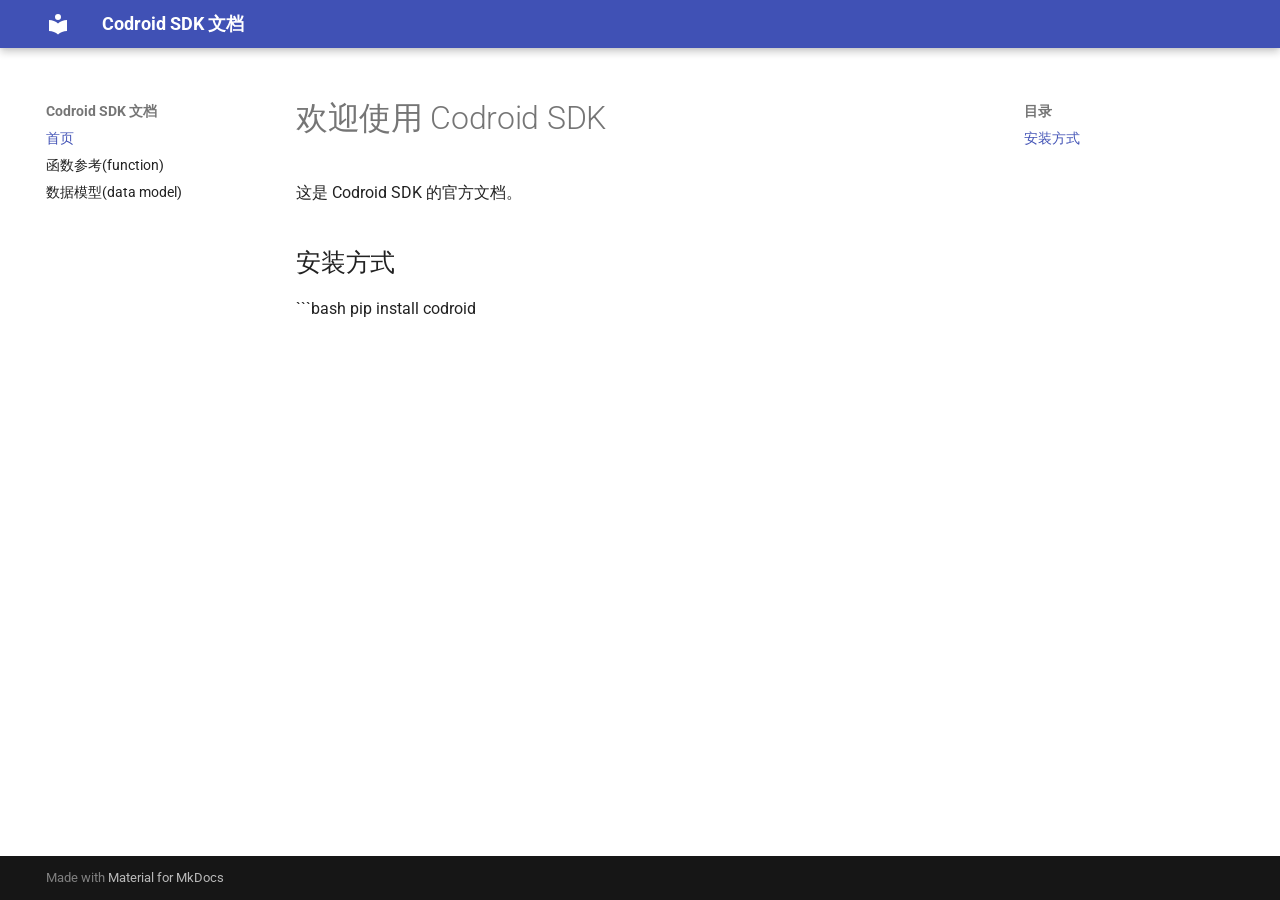
<file: index.html>
<!doctype html>
<html lang="zh" class="no-js">
  <head>
    
      <meta charset="utf-8">
      <meta name="viewport" content="width=device-width,initial-scale=1">
      
      
      
      
      
        <link rel="next" href="api/">
      
      
        
      
      
      <link rel="icon" href="assets/images/favicon.png">
      <meta name="generator" content="mkdocs-1.6.1, mkdocs-material-9.7.5">
    
    
      
        <title>Codroid SDK 文档</title>
      
    
    
      <link rel="stylesheet" href="assets/stylesheets/main.484c7ddc.min.css">
      
      


    
    
      
    
    
      
        
        
        <link rel="preconnect" href="https://fonts.gstatic.com" crossorigin>
        <link rel="stylesheet" href="https://fonts.googleapis.com/css?family=Roboto:300,300i,400,400i,700,700i%7CRoboto+Mono:400,400i,700,700i&display=fallback">
        <style>:root{--md-text-font:"Roboto";--md-code-font:"Roboto Mono"}</style>
      
    
    
      <link rel="stylesheet" href="assets/_mkdocstrings.css">
    
      <link rel="stylesheet" href="stylesheets/extra.css">
    
    <script>__md_scope=new URL(".",location),__md_hash=e=>[...e].reduce(((e,_)=>(e<<5)-e+_.charCodeAt(0)),0),__md_get=(e,_=localStorage,t=__md_scope)=>JSON.parse(_.getItem(t.pathname+"."+e)),__md_set=(e,_,t=localStorage,a=__md_scope)=>{try{t.setItem(a.pathname+"."+e,JSON.stringify(_))}catch(e){}}</script>
    
      

    
    
  </head>
  
  
    <body dir="ltr">
  
    
    <input class="md-toggle" data-md-toggle="drawer" type="checkbox" id="__drawer" autocomplete="off">
    <input class="md-toggle" data-md-toggle="search" type="checkbox" id="__search" autocomplete="off">
    <label class="md-overlay" for="__drawer"></label>
    <div data-md-component="skip">
      
        
        <a href="#codroid-sdk" class="md-skip">
          跳转至
        </a>
      
    </div>
    <div data-md-component="announce">
      
    </div>
    
    
      

  

<header class="md-header md-header--shadow" data-md-component="header">
  <nav class="md-header__inner md-grid" aria-label="页眉">
    <a href="." title="Codroid SDK 文档" class="md-header__button md-logo" aria-label="Codroid SDK 文档" data-md-component="logo">
      
  
  <svg xmlns="http://www.w3.org/2000/svg" viewBox="0 0 24 24"><path d="M12 8a3 3 0 0 0 3-3 3 3 0 0 0-3-3 3 3 0 0 0-3 3 3 3 0 0 0 3 3m0 3.54C9.64 9.35 6.5 8 3 8v11c3.5 0 6.64 1.35 9 3.54 2.36-2.19 5.5-3.54 9-3.54V8c-3.5 0-6.64 1.35-9 3.54"/></svg>

    </a>
    <label class="md-header__button md-icon" for="__drawer">
      
      <svg xmlns="http://www.w3.org/2000/svg" viewBox="0 0 24 24"><path d="M3 6h18v2H3zm0 5h18v2H3zm0 5h18v2H3z"/></svg>
    </label>
    <div class="md-header__title" data-md-component="header-title">
      <div class="md-header__ellipsis">
        <div class="md-header__topic">
          <span class="md-ellipsis">
            Codroid SDK 文档
          </span>
        </div>
        <div class="md-header__topic" data-md-component="header-topic">
          <span class="md-ellipsis">
            
              首页
            
          </span>
        </div>
      </div>
    </div>
    
    
      <script>var palette=__md_get("__palette");if(palette&&palette.color){if("(prefers-color-scheme)"===palette.color.media){var media=matchMedia("(prefers-color-scheme: light)"),input=document.querySelector(media.matches?"[data-md-color-media='(prefers-color-scheme: light)']":"[data-md-color-media='(prefers-color-scheme: dark)']");palette.color.media=input.getAttribute("data-md-color-media"),palette.color.scheme=input.getAttribute("data-md-color-scheme"),palette.color.primary=input.getAttribute("data-md-color-primary"),palette.color.accent=input.getAttribute("data-md-color-accent")}for(var[key,value]of Object.entries(palette.color))document.body.setAttribute("data-md-color-"+key,value)}</script>
    
    
    
    
  </nav>
  
</header>
    
    <div class="md-container" data-md-component="container">
      
      
        
          
        
      
      <main class="md-main" data-md-component="main">
        <div class="md-main__inner md-grid">
          
            
              
              <div class="md-sidebar md-sidebar--primary" data-md-component="sidebar" data-md-type="navigation" >
                <div class="md-sidebar__scrollwrap">
                  <div class="md-sidebar__inner">
                    



<nav class="md-nav md-nav--primary" aria-label="导航栏" data-md-level="0">
  <label class="md-nav__title" for="__drawer">
    <a href="." title="Codroid SDK 文档" class="md-nav__button md-logo" aria-label="Codroid SDK 文档" data-md-component="logo">
      
  
  <svg xmlns="http://www.w3.org/2000/svg" viewBox="0 0 24 24"><path d="M12 8a3 3 0 0 0 3-3 3 3 0 0 0-3-3 3 3 0 0 0-3 3 3 3 0 0 0 3 3m0 3.54C9.64 9.35 6.5 8 3 8v11c3.5 0 6.64 1.35 9 3.54 2.36-2.19 5.5-3.54 9-3.54V8c-3.5 0-6.64 1.35-9 3.54"/></svg>

    </a>
    Codroid SDK 文档
  </label>
  
  <ul class="md-nav__list" data-md-scrollfix>
    
      
      
  
  
    
  
  
  
    <li class="md-nav__item md-nav__item--active">
      
      <input class="md-nav__toggle md-toggle" type="checkbox" id="__toc">
      
      
        
      
      
        <label class="md-nav__link md-nav__link--active" for="__toc">
          
  
  
  <span class="md-ellipsis">
    
  
    首页
  

    
  </span>
  
  

          <span class="md-nav__icon md-icon"></span>
        </label>
      
      <a href="." class="md-nav__link md-nav__link--active">
        
  
  
  <span class="md-ellipsis">
    
  
    首页
  

    
  </span>
  
  

      </a>
      
        

<nav class="md-nav md-nav--secondary" aria-label="目录">
  
  
  
    
  
  
    <label class="md-nav__title" for="__toc">
      <span class="md-nav__icon md-icon"></span>
      目录
    </label>
    <ul class="md-nav__list" data-md-component="toc" data-md-scrollfix>
      
        <li class="md-nav__item">
  <a href="#_1" class="md-nav__link">
    <span class="md-ellipsis">
      
        安装方式
      
    </span>
  </a>
  
</li>
      
    </ul>
  
</nav>
      
    </li>
  

    
      
      
  
  
  
  
    <li class="md-nav__item">
      <a href="api/" class="md-nav__link">
        
  
  
  <span class="md-ellipsis">
    
  
    函数参考(function)
  

    
  </span>
  
  

      </a>
    </li>
  

    
      
      
  
  
  
  
    <li class="md-nav__item">
      <a href="model/" class="md-nav__link">
        
  
  
  <span class="md-ellipsis">
    
  
    数据模型(data model)
  

    
  </span>
  
  

      </a>
    </li>
  

    
  </ul>
</nav>
                  </div>
                </div>
              </div>
            
            
              
              <div class="md-sidebar md-sidebar--secondary" data-md-component="sidebar" data-md-type="toc" >
                <div class="md-sidebar__scrollwrap">
                  <div class="md-sidebar__inner">
                    

<nav class="md-nav md-nav--secondary" aria-label="目录">
  
  
  
    
  
  
    <label class="md-nav__title" for="__toc">
      <span class="md-nav__icon md-icon"></span>
      目录
    </label>
    <ul class="md-nav__list" data-md-component="toc" data-md-scrollfix>
      
        <li class="md-nav__item">
  <a href="#_1" class="md-nav__link">
    <span class="md-ellipsis">
      
        安装方式
      
    </span>
  </a>
  
</li>
      
    </ul>
  
</nav>
                  </div>
                </div>
              </div>
            
          
          
            <div class="md-content" data-md-component="content">
              
              <article class="md-content__inner md-typeset">
                
                  



<h1 id="codroid-sdk">欢迎使用 Codroid SDK<a class="headerlink" href="#codroid-sdk" title="Permanent link">&para;</a></h1>
<p>这是 Codroid SDK 的官方文档。</p>
<h2 id="_1">安装方式<a class="headerlink" href="#_1" title="Permanent link">&para;</a></h2>
<p>```bash
pip install codroid</p>












                
              </article>
            </div>
          
          
<script>var target=document.getElementById(location.hash.slice(1));target&&target.name&&(target.checked=target.name.startsWith("__tabbed_"))</script>
        </div>
        
          <button type="button" class="md-top md-icon" data-md-component="top" hidden>
  
  <svg xmlns="http://www.w3.org/2000/svg" viewBox="0 0 24 24"><path d="M13 20h-2V8l-5.5 5.5-1.42-1.42L12 4.16l7.92 7.92-1.42 1.42L13 8z"/></svg>
  回到页面顶部
</button>
        
      </main>
      
        <footer class="md-footer">
  
  <div class="md-footer-meta md-typeset">
    <div class="md-footer-meta__inner md-grid">
      <div class="md-copyright">
  
  
    Made with
    <a href="https://squidfunk.github.io/mkdocs-material/" target="_blank" rel="noopener">
      Material for MkDocs
    </a>
  
</div>
      
    </div>
  </div>
</footer>
      
    </div>
    <div class="md-dialog" data-md-component="dialog">
      <div class="md-dialog__inner md-typeset"></div>
    </div>
    
    
    
      
      
      <script id="__config" type="application/json">{"annotate": null, "base": ".", "features": ["toc.follow", "navigation.top"], "search": "assets/javascripts/workers/search.2c215733.min.js", "tags": null, "translations": {"clipboard.copied": "\u5df2\u590d\u5236", "clipboard.copy": "\u590d\u5236", "search.result.more.one": "\u5728\u8be5\u9875\u4e0a\u8fd8\u6709 1 \u4e2a\u7b26\u5408\u6761\u4ef6\u7684\u7ed3\u679c", "search.result.more.other": "\u5728\u8be5\u9875\u4e0a\u8fd8\u6709 # \u4e2a\u7b26\u5408\u6761\u4ef6\u7684\u7ed3\u679c", "search.result.none": "\u6ca1\u6709\u627e\u5230\u7b26\u5408\u6761\u4ef6\u7684\u7ed3\u679c", "search.result.one": "\u627e\u5230 1 \u4e2a\u7b26\u5408\u6761\u4ef6\u7684\u7ed3\u679c", "search.result.other": "# \u4e2a\u7b26\u5408\u6761\u4ef6\u7684\u7ed3\u679c", "search.result.placeholder": "\u952e\u5165\u4ee5\u5f00\u59cb\u641c\u7d22", "search.result.term.missing": "\u7f3a\u5c11", "select.version": "\u9009\u62e9\u5f53\u524d\u7248\u672c"}, "version": null}</script>
    
    
      <script src="assets/javascripts/bundle.79ae519e.min.js"></script>
      
    
  </body>
</html>
</file>
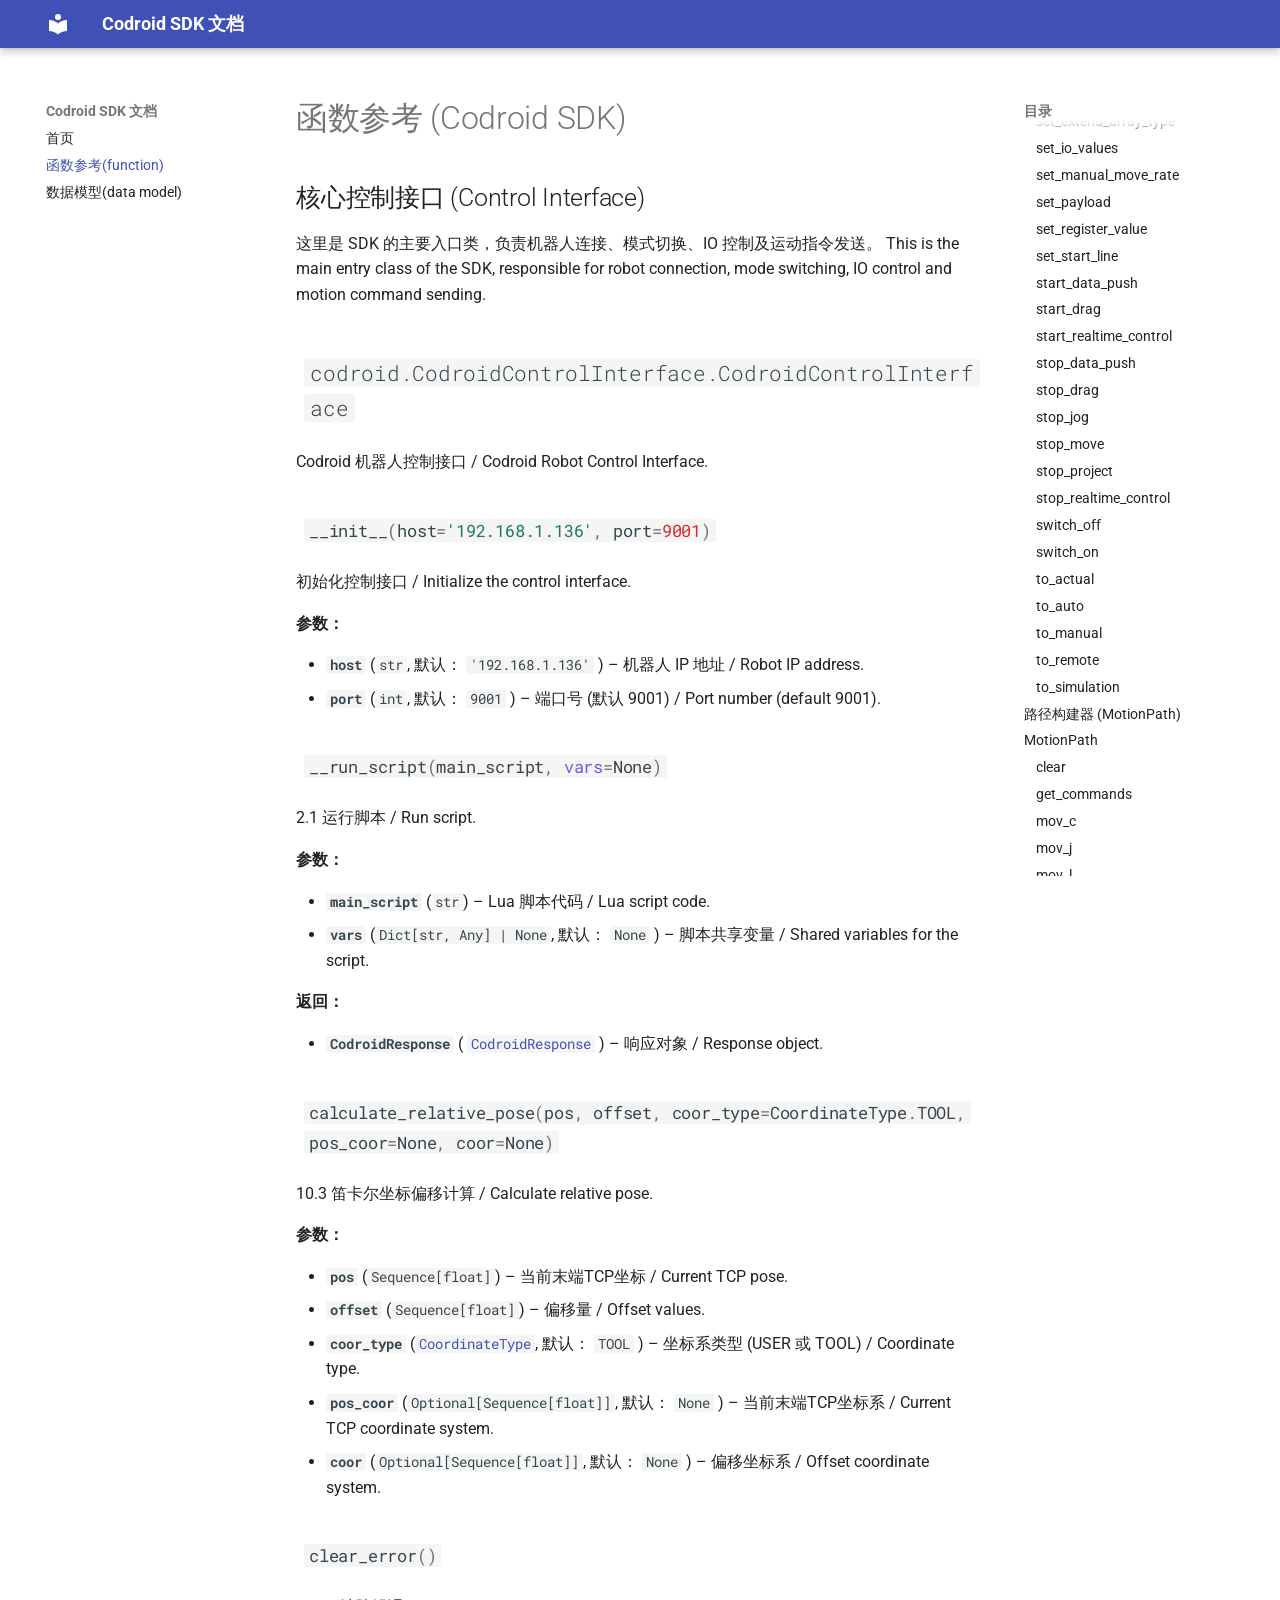
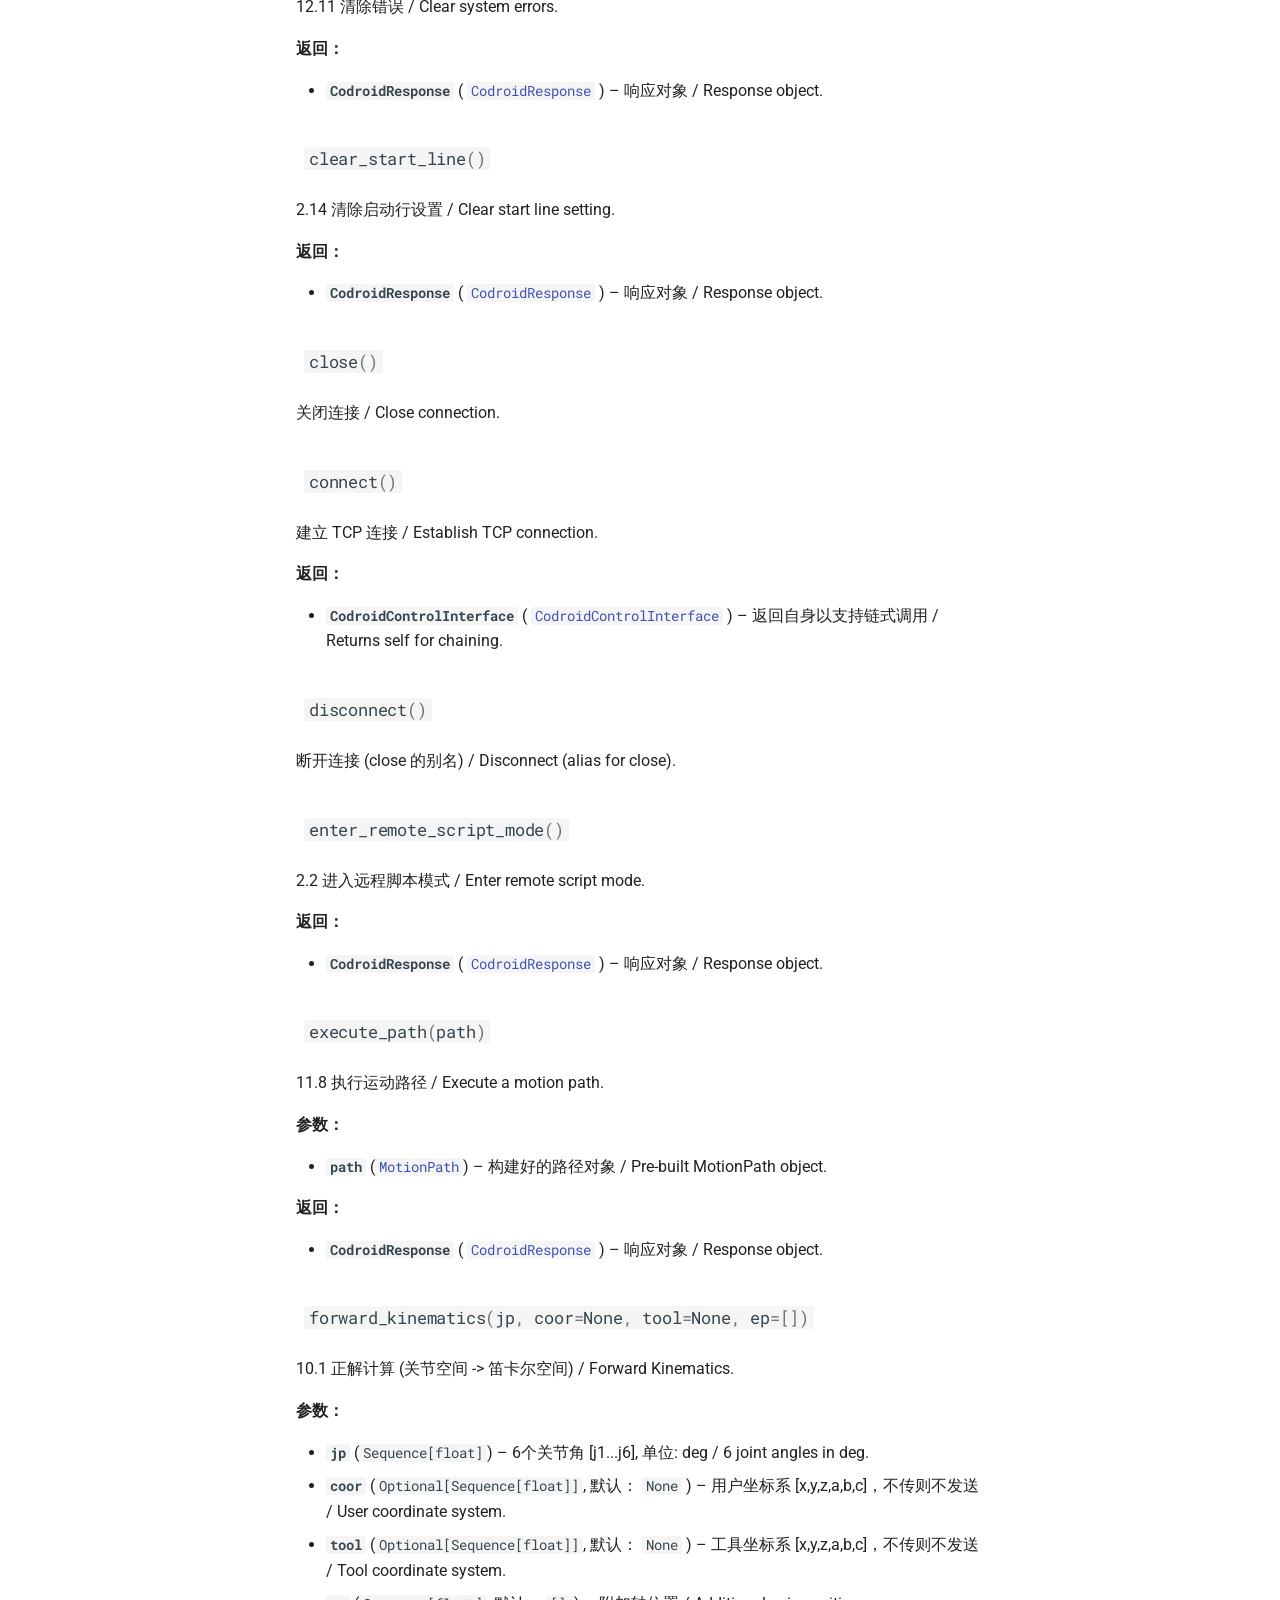
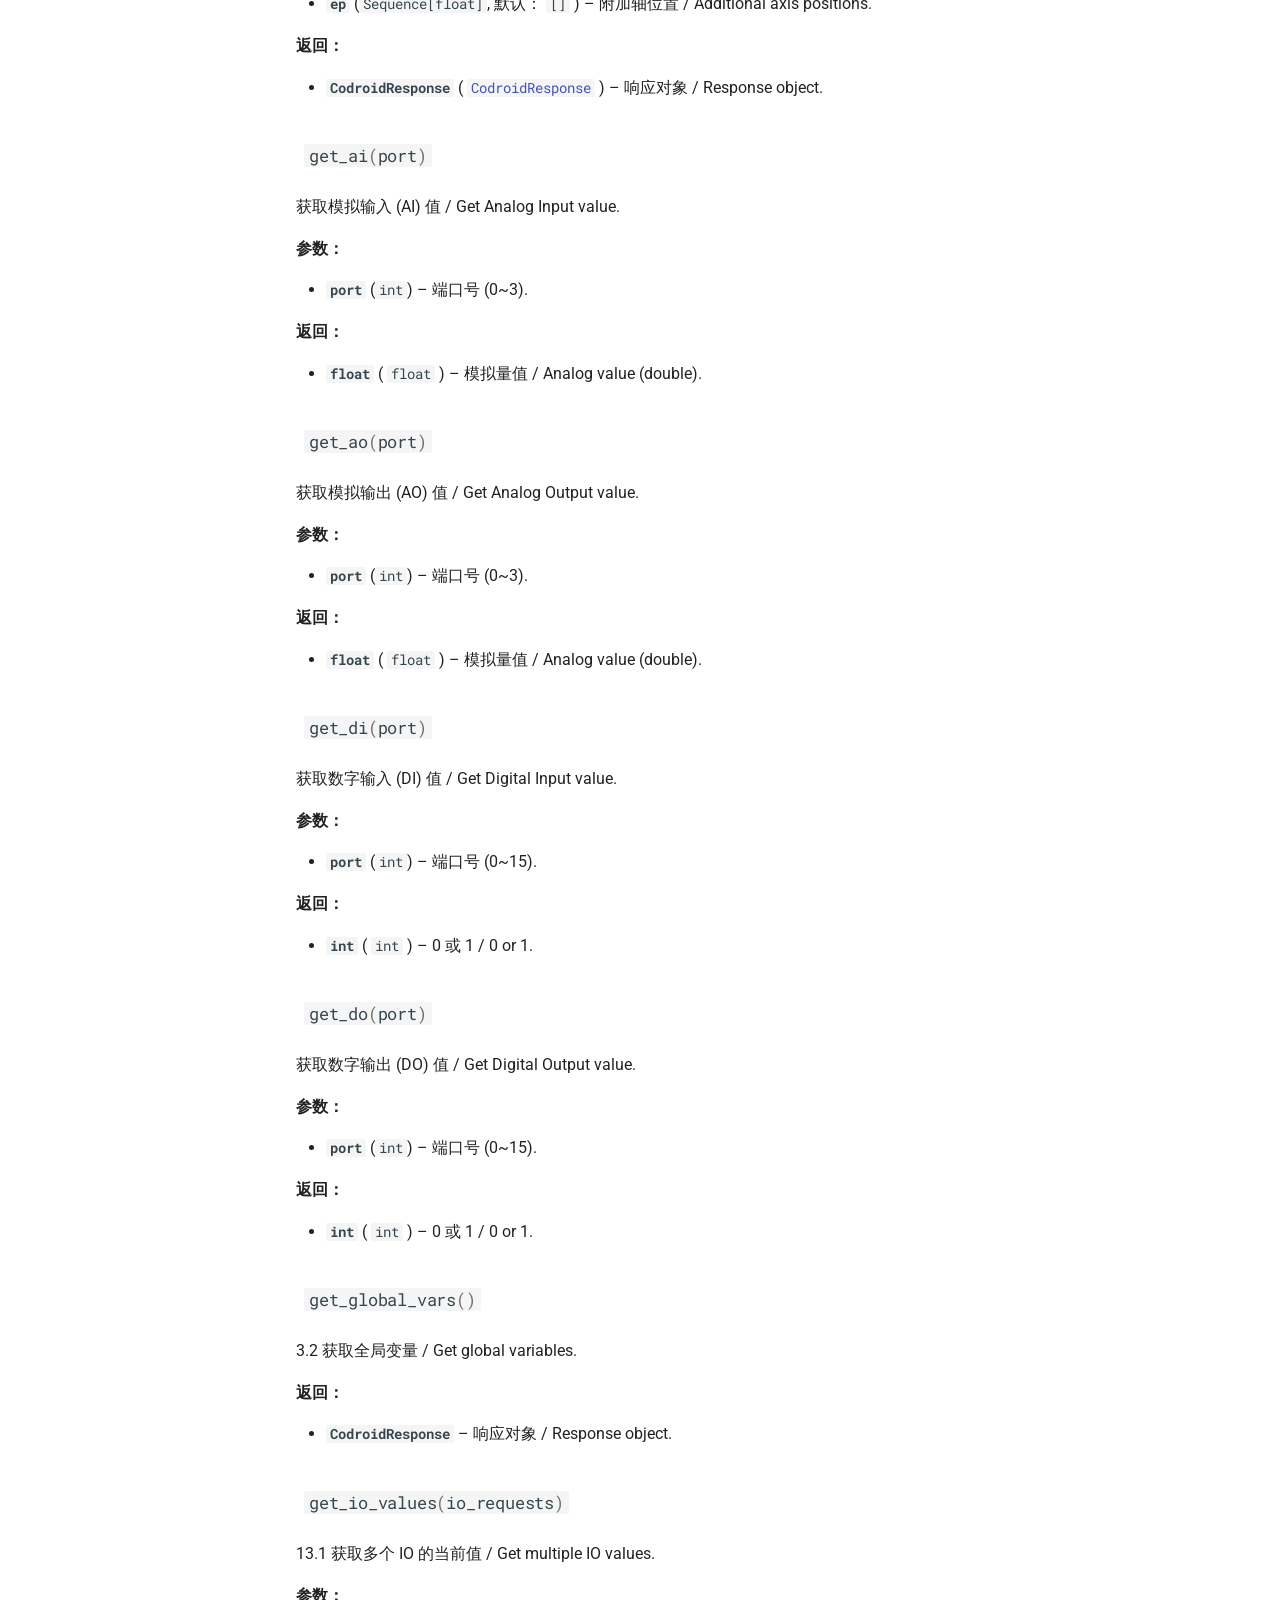
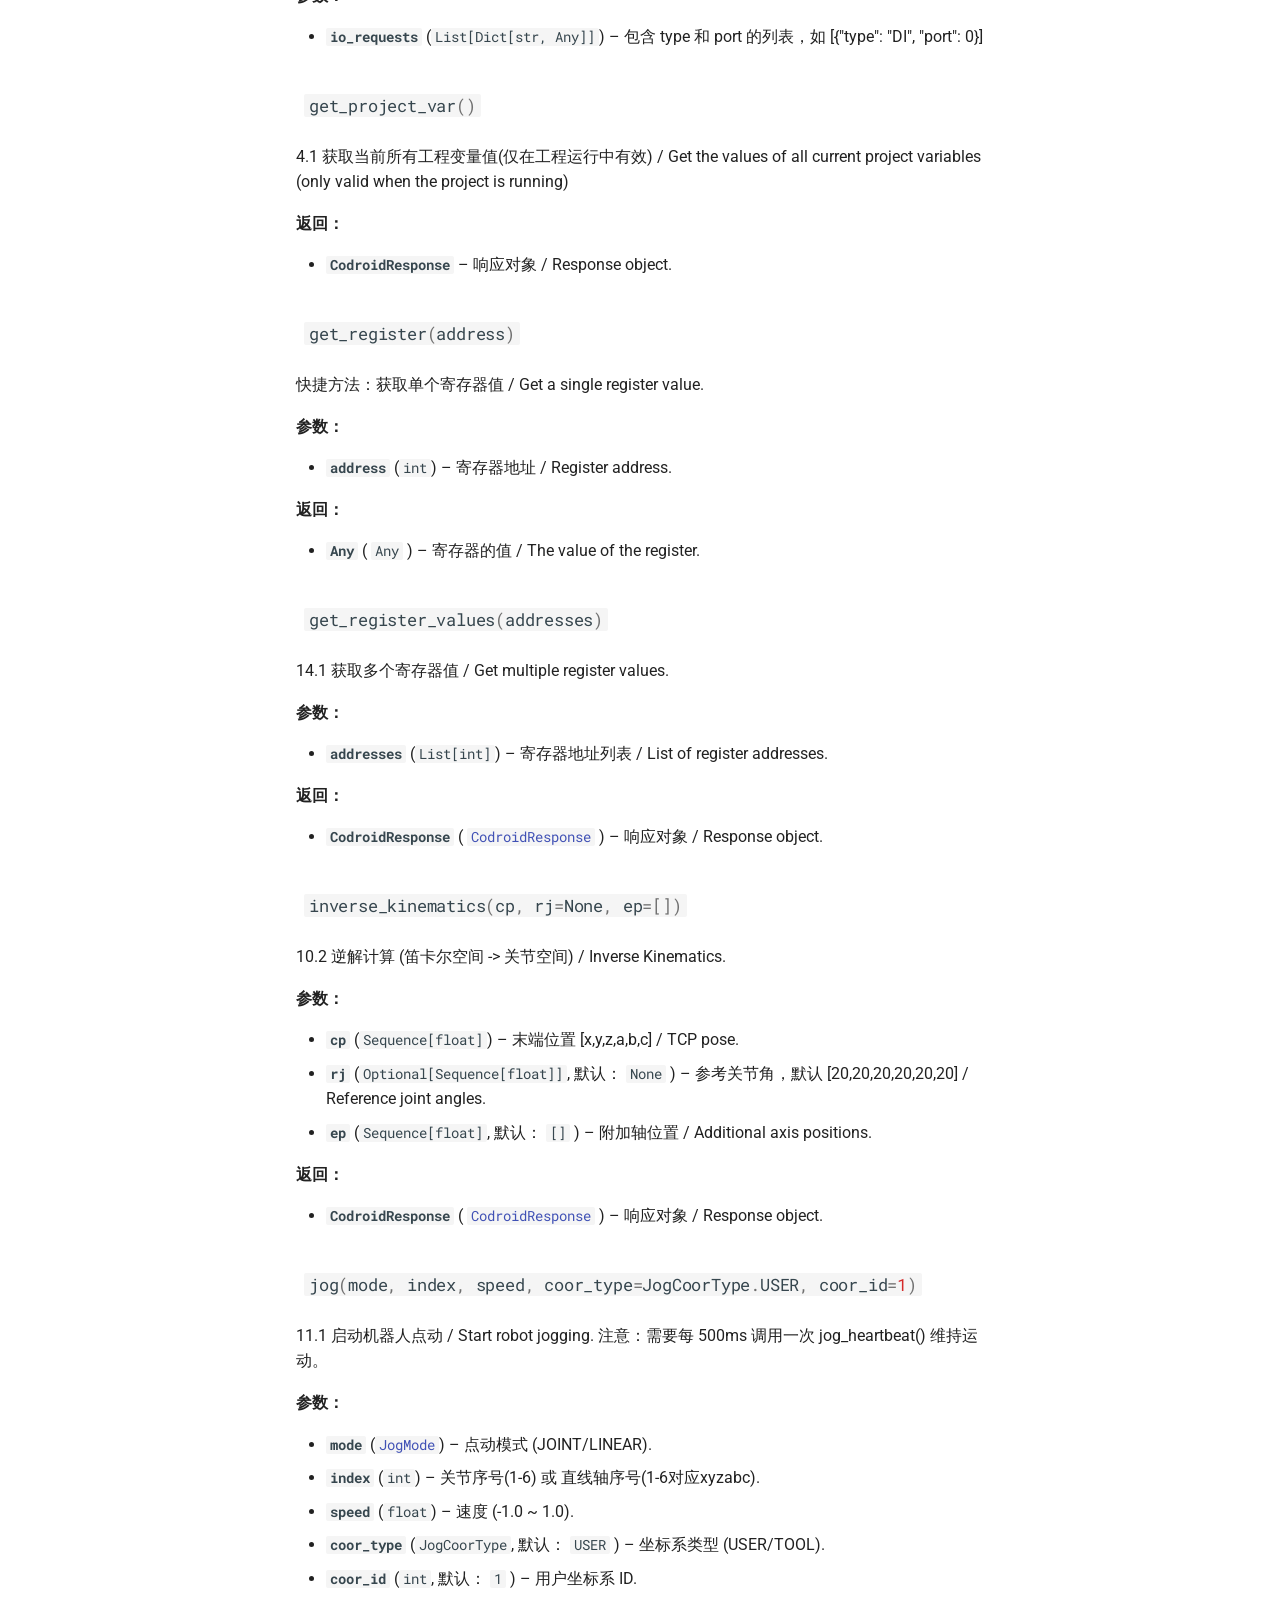
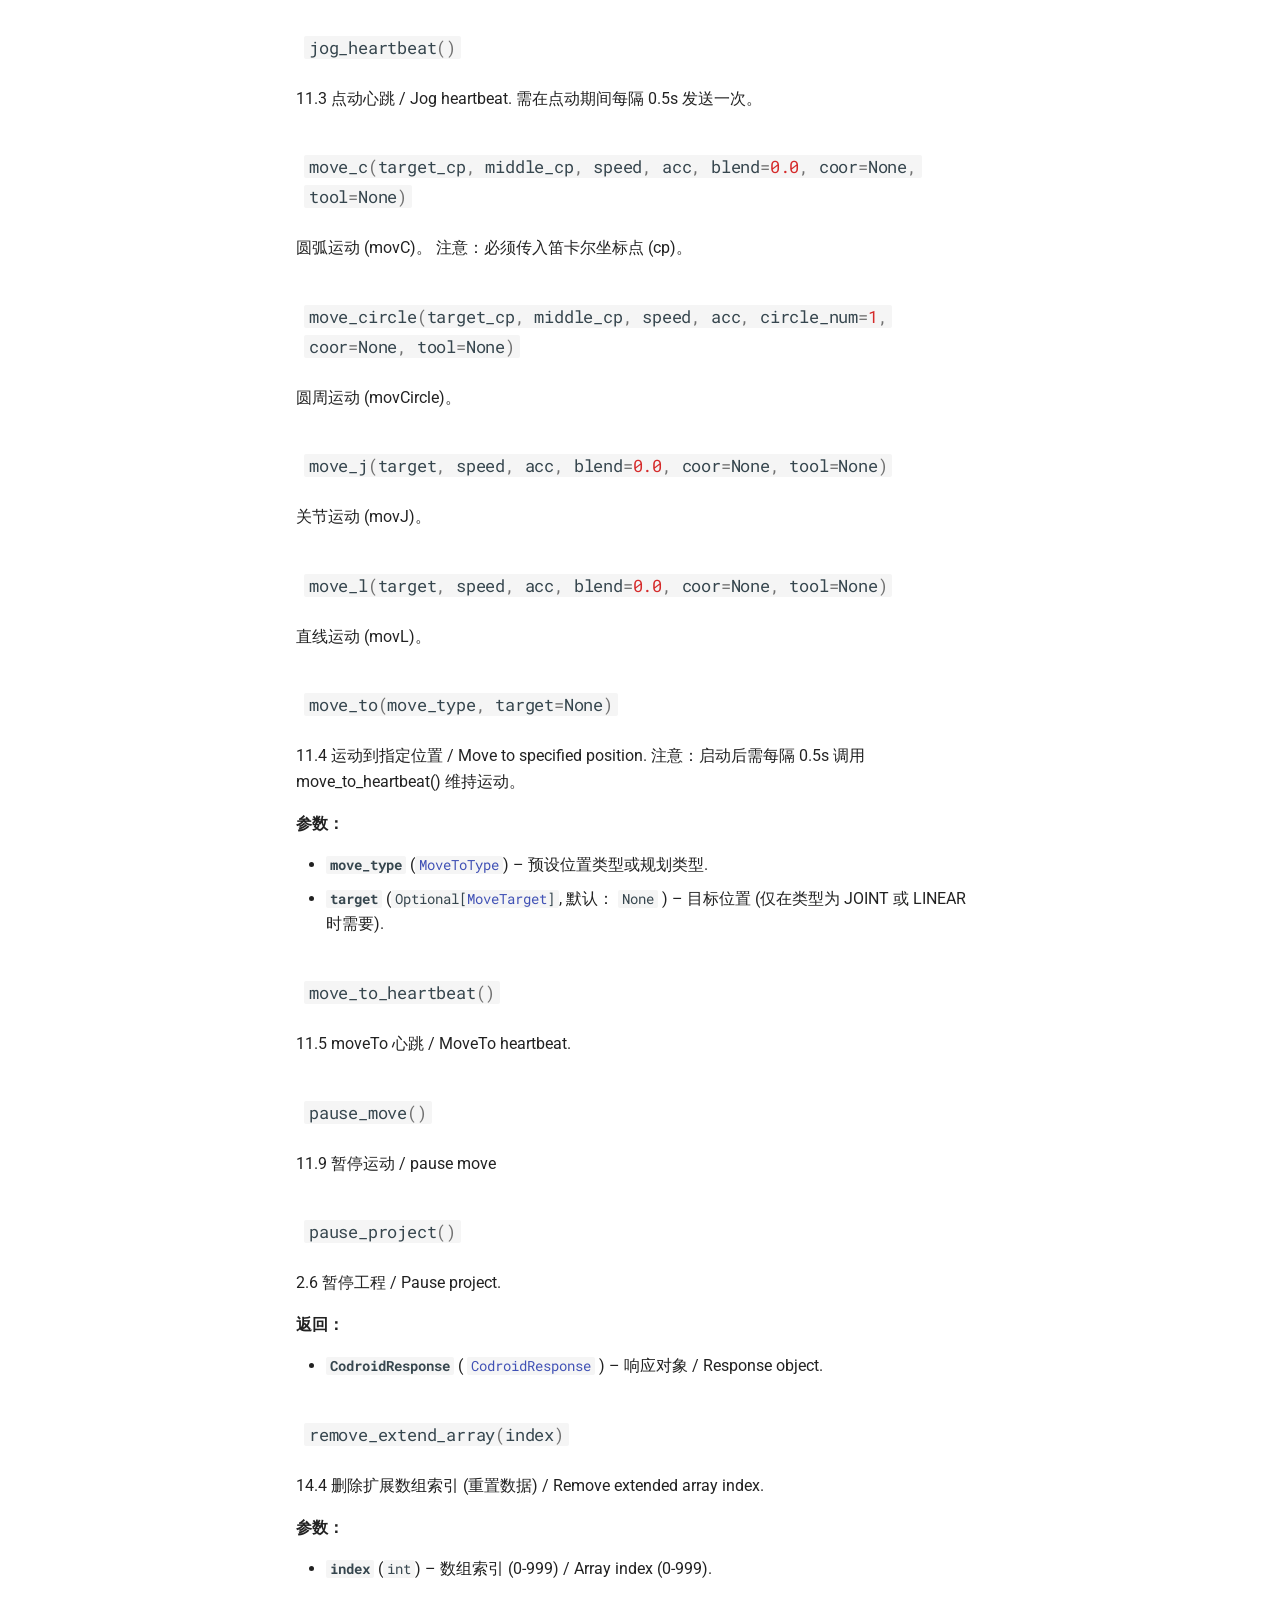
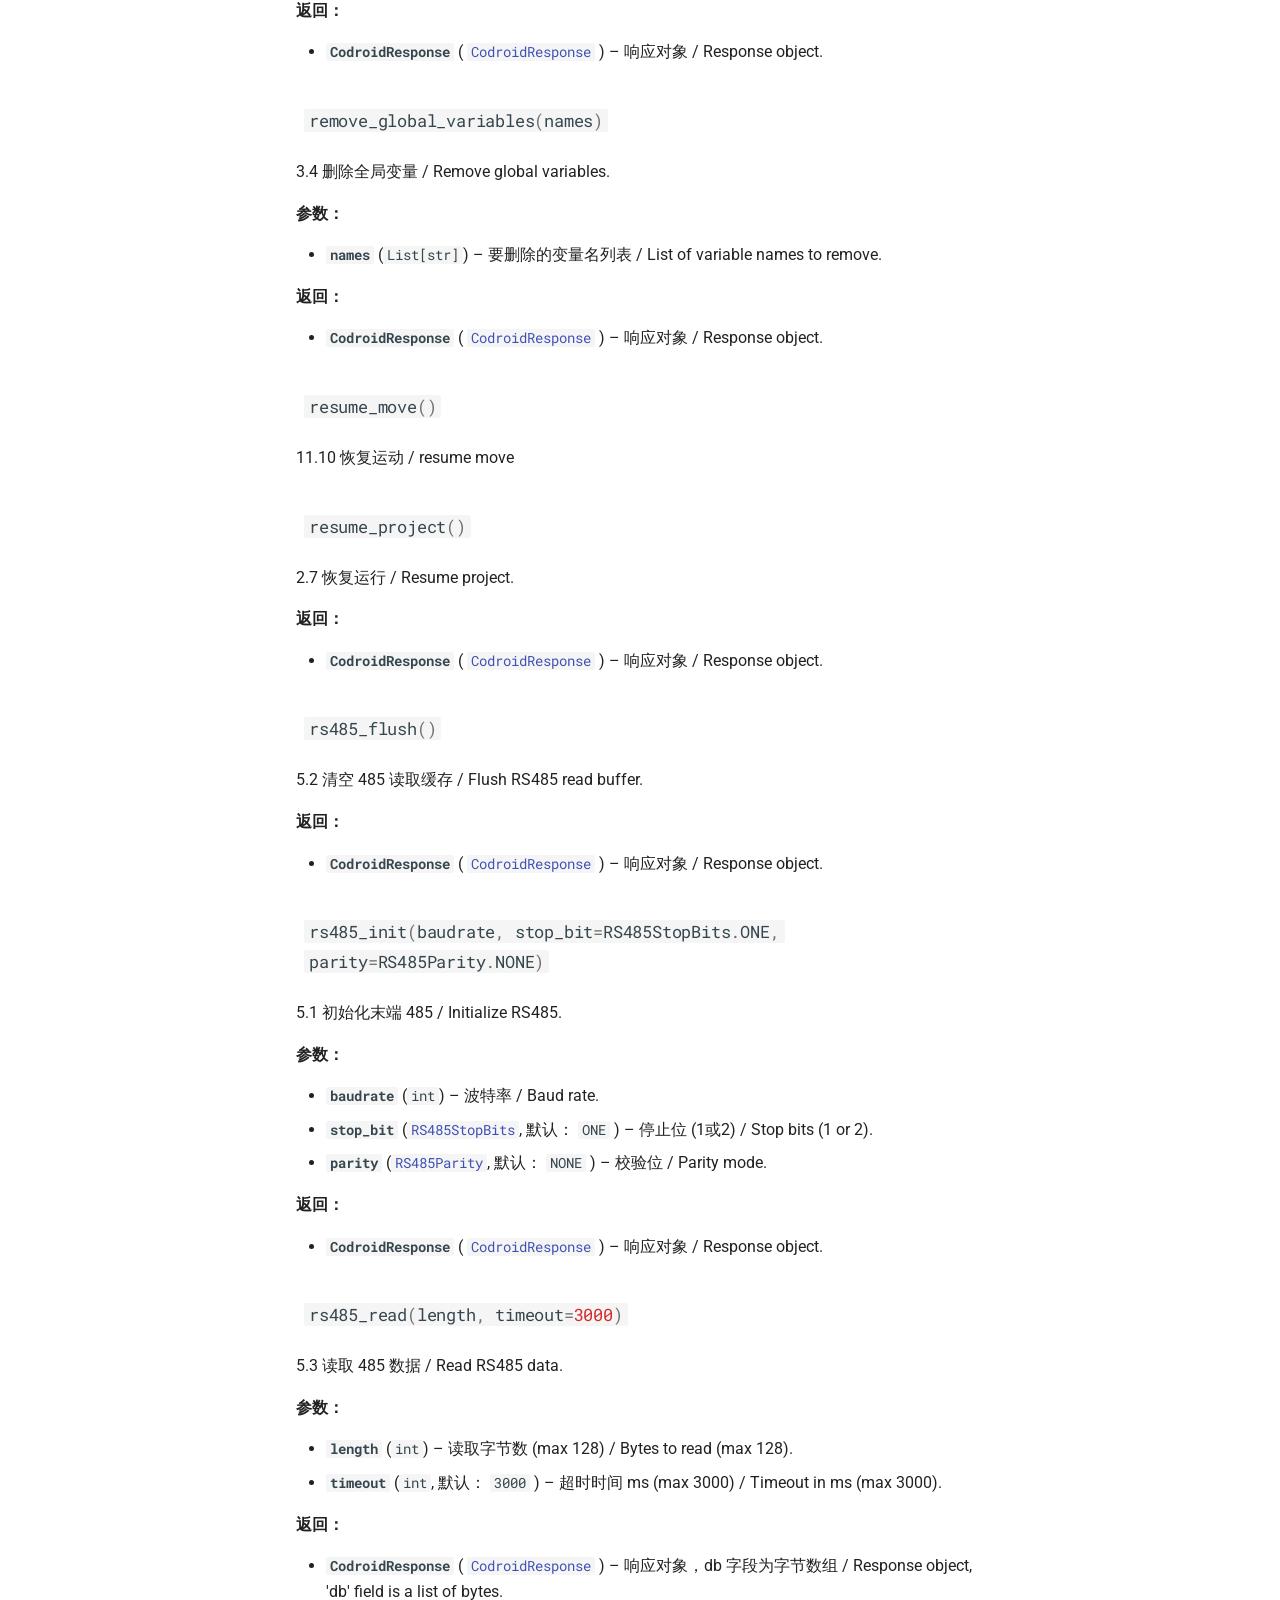
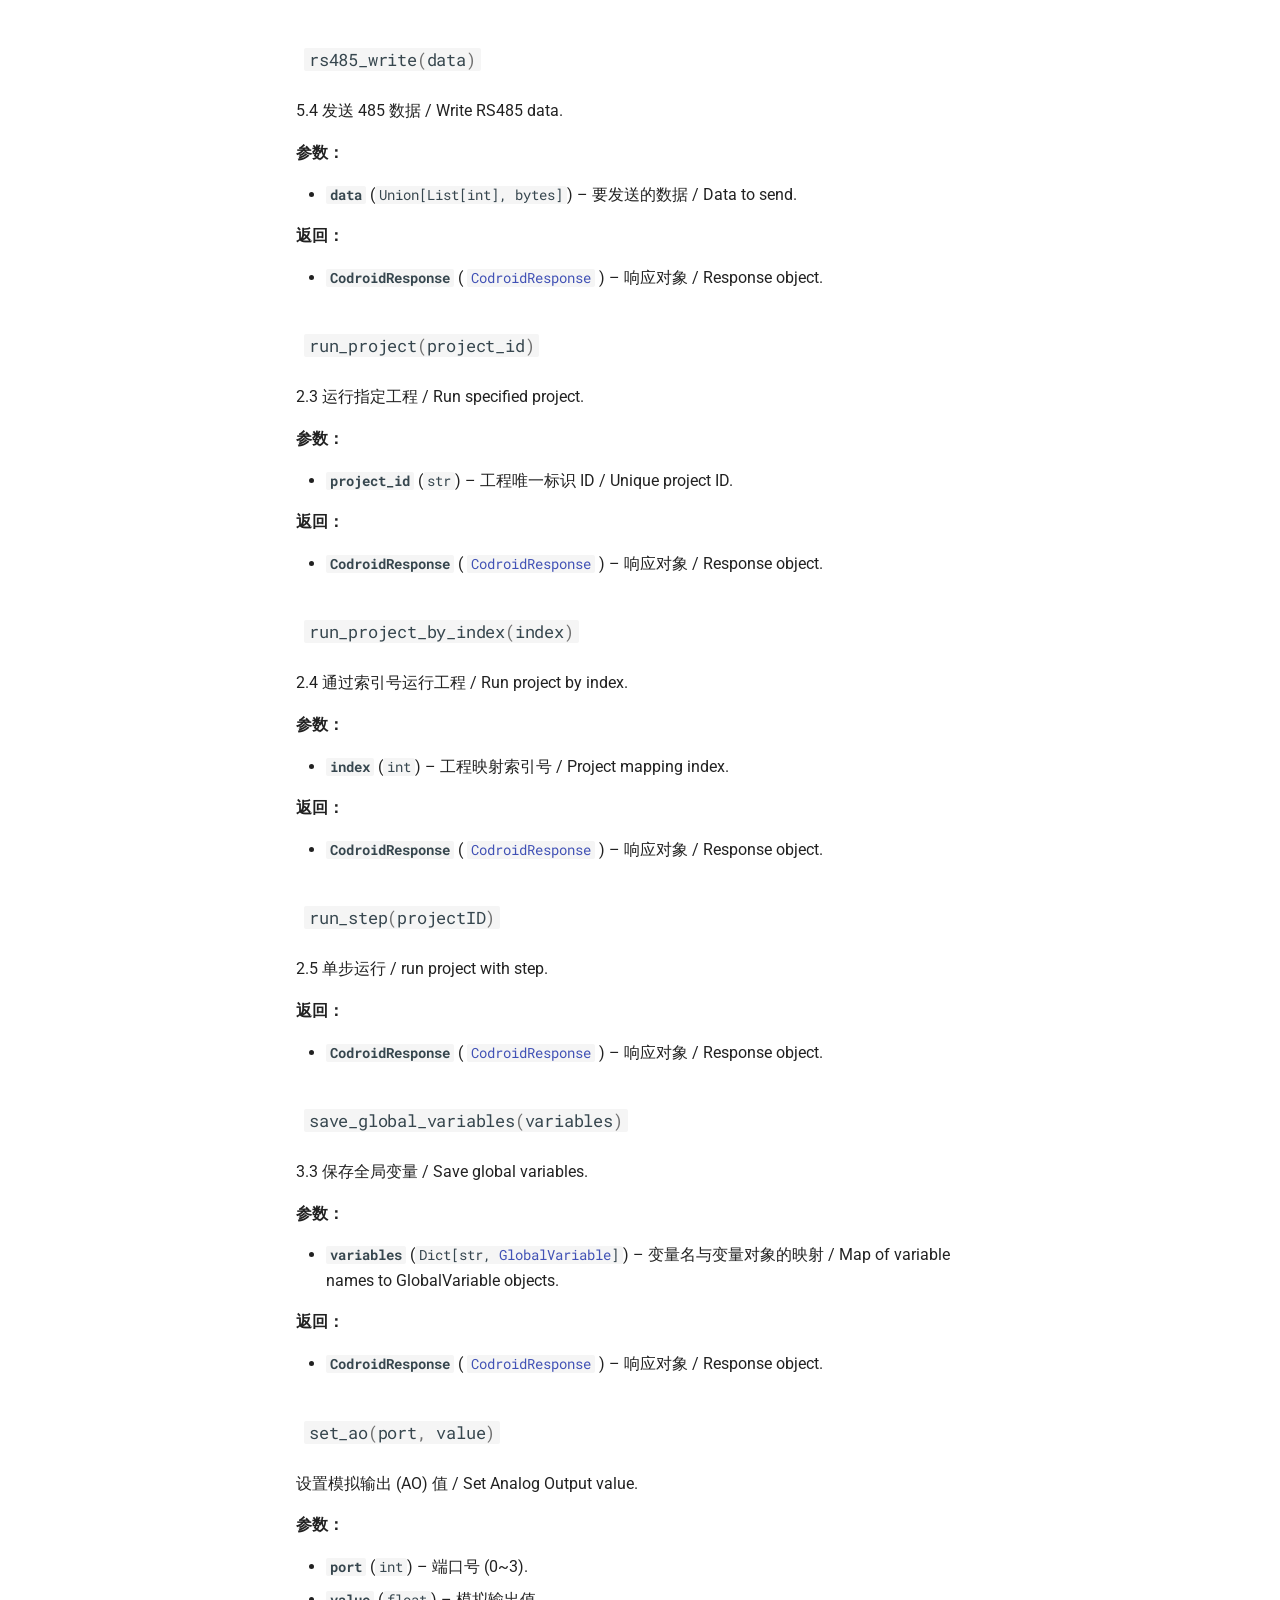
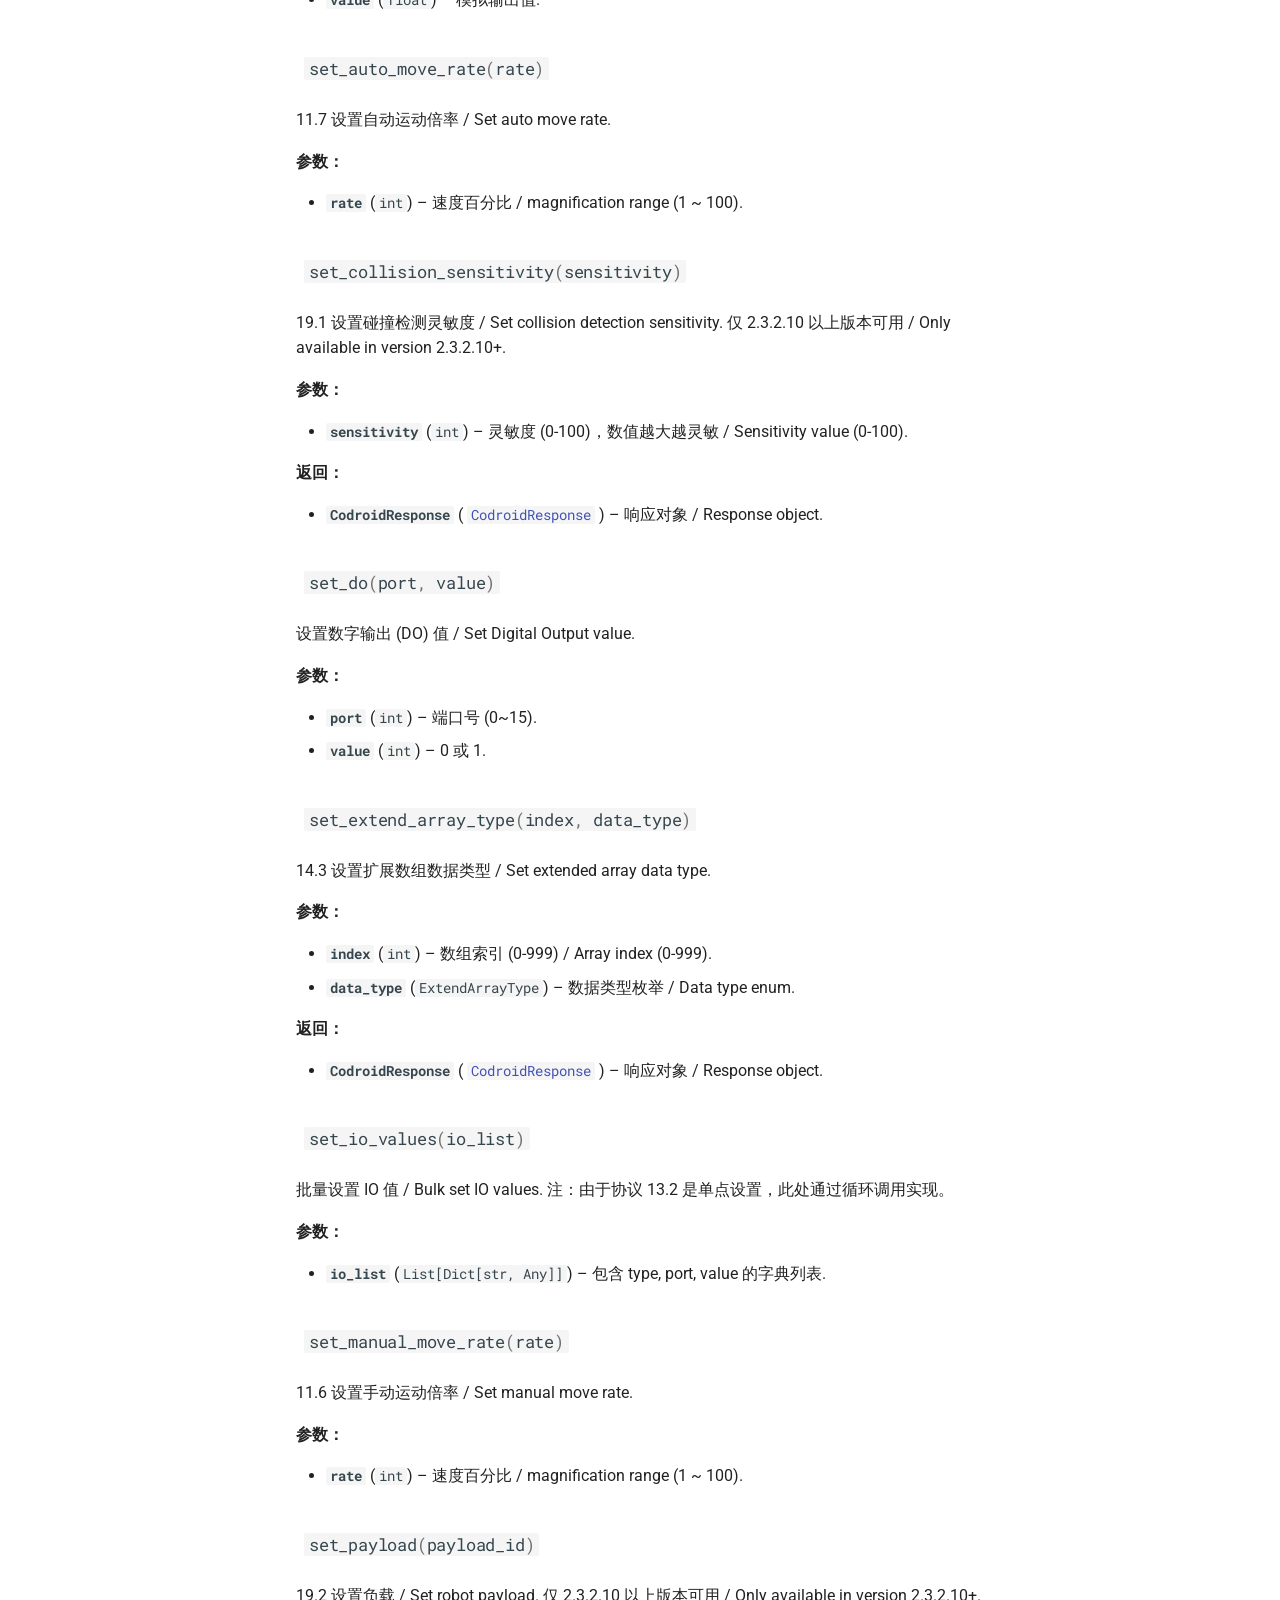
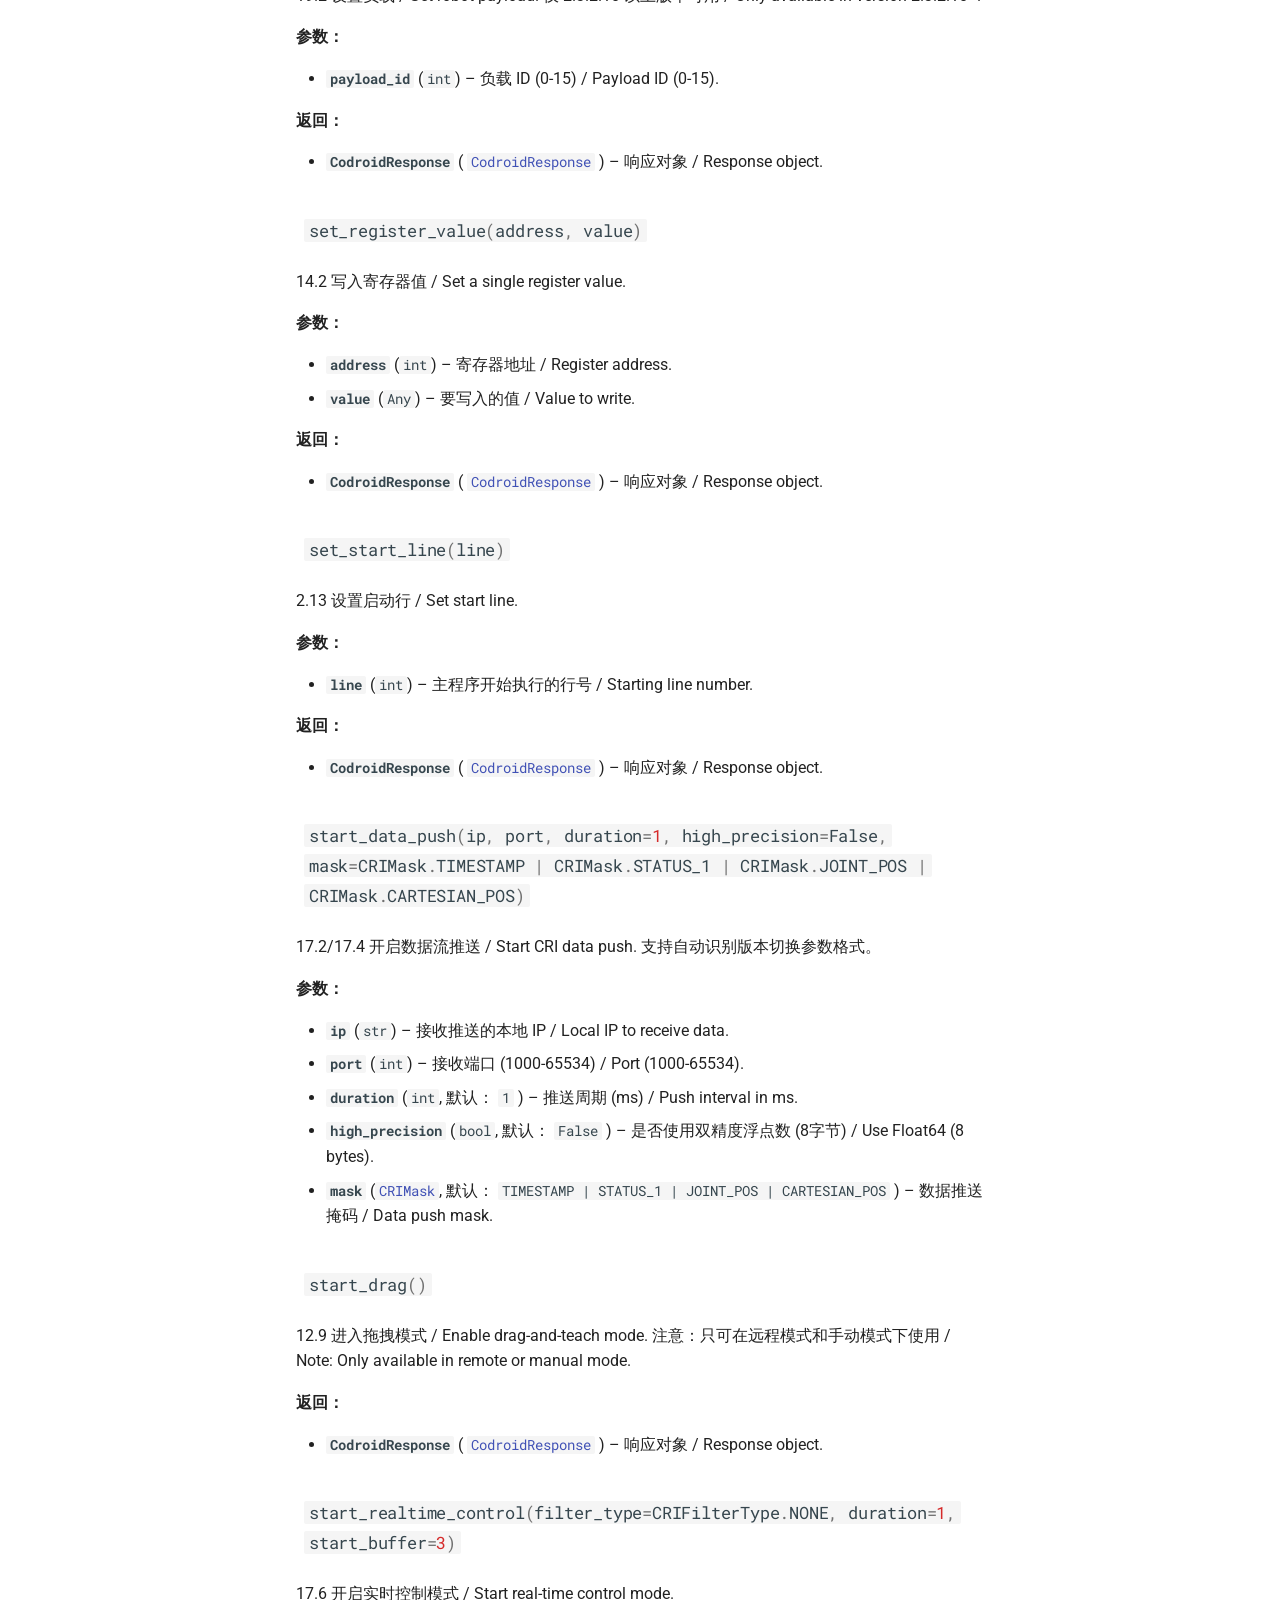
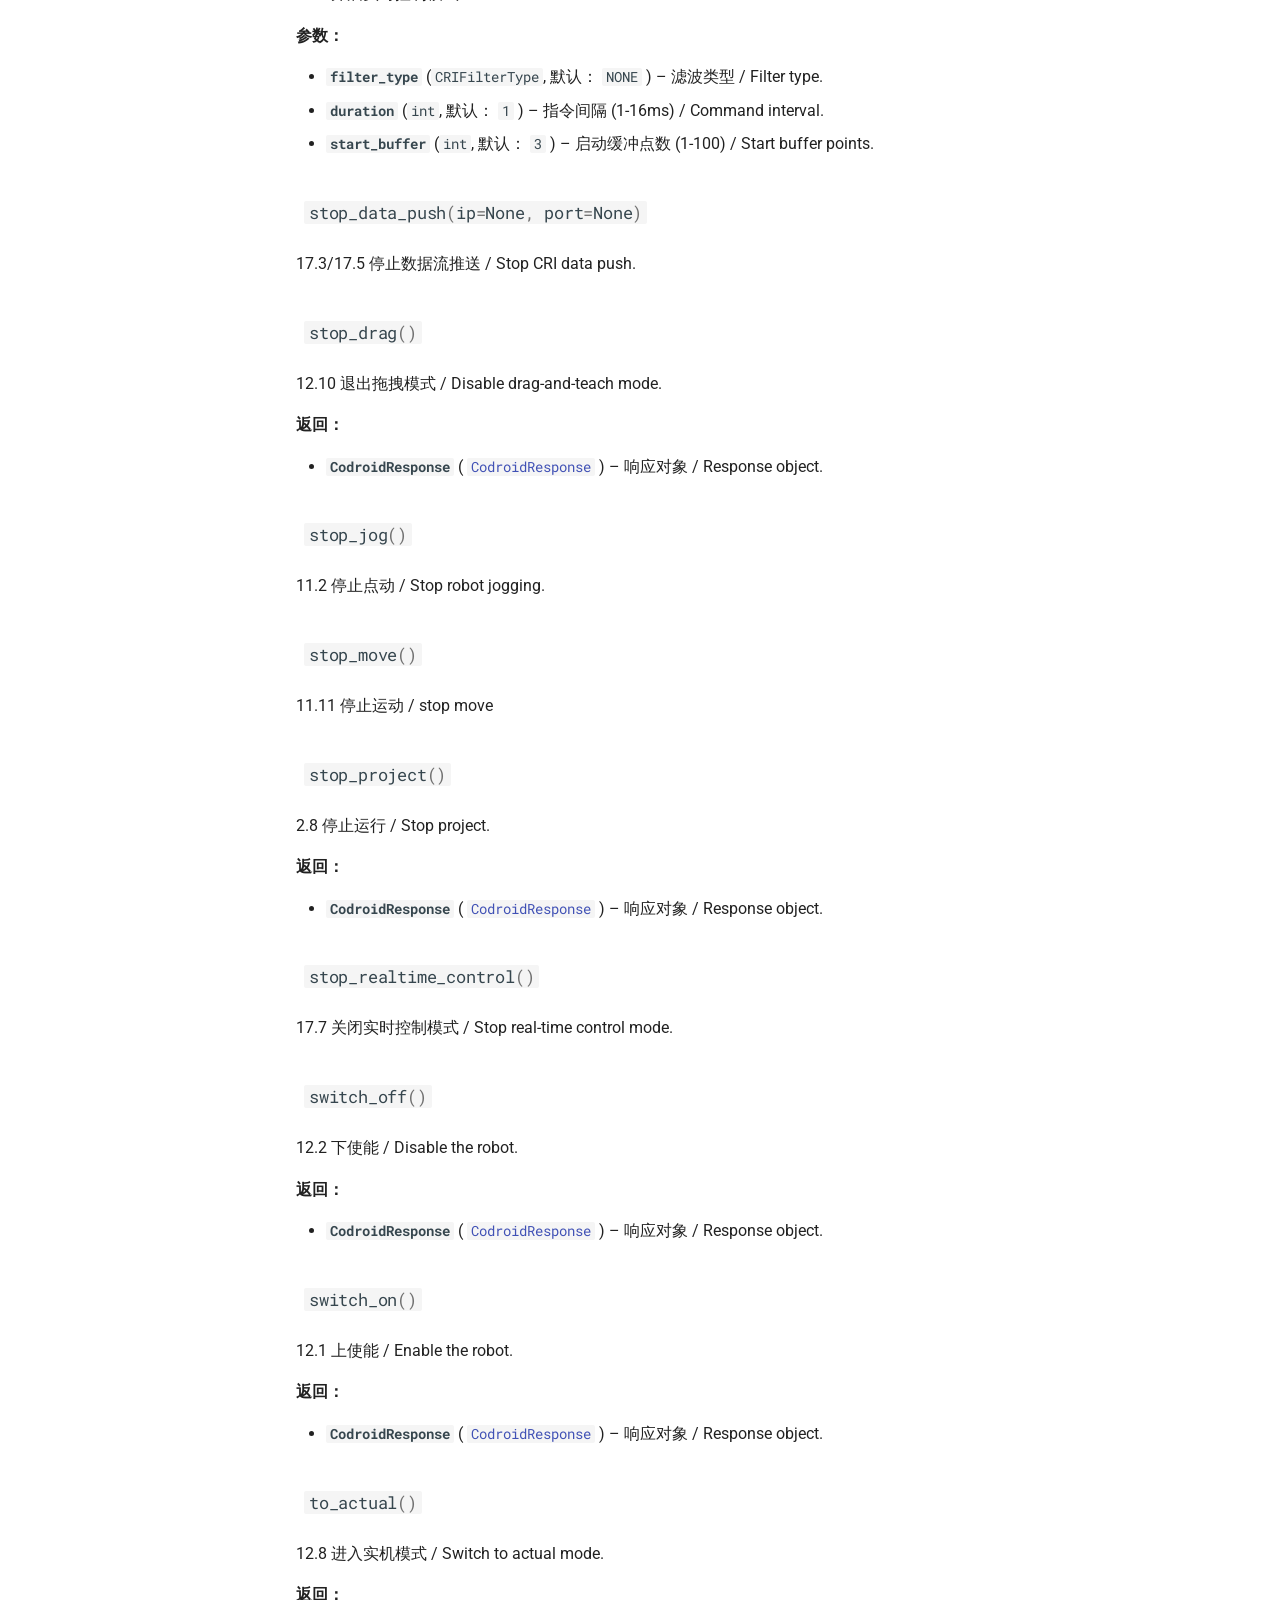
<file: api/index.html>
<!doctype html>
<html lang="zh" class="no-js">
  <head>
    
      <meta charset="utf-8">
      <meta name="viewport" content="width=device-width,initial-scale=1">
      
      
      
      
        <link rel="prev" href="..">
      
      
        <link rel="next" href="../model/">
      
      
        
      
      
      <link rel="icon" href="../assets/images/favicon.png">
      <meta name="generator" content="mkdocs-1.6.1, mkdocs-material-9.7.5">
    
    
      
        <title>函数参考(function) - Codroid SDK 文档</title>
      
    
    
      <link rel="stylesheet" href="../assets/stylesheets/main.484c7ddc.min.css">
      
      


    
    
      
    
    
      
        
        
        <link rel="preconnect" href="https://fonts.gstatic.com" crossorigin>
        <link rel="stylesheet" href="https://fonts.googleapis.com/css?family=Roboto:300,300i,400,400i,700,700i%7CRoboto+Mono:400,400i,700,700i&display=fallback">
        <style>:root{--md-text-font:"Roboto";--md-code-font:"Roboto Mono"}</style>
      
    
    
      <link rel="stylesheet" href="../assets/_mkdocstrings.css">
    
      <link rel="stylesheet" href="../stylesheets/extra.css">
    
    <script>__md_scope=new URL("..",location),__md_hash=e=>[...e].reduce(((e,_)=>(e<<5)-e+_.charCodeAt(0)),0),__md_get=(e,_=localStorage,t=__md_scope)=>JSON.parse(_.getItem(t.pathname+"."+e)),__md_set=(e,_,t=localStorage,a=__md_scope)=>{try{t.setItem(a.pathname+"."+e,JSON.stringify(_))}catch(e){}}</script>
    
      

    
    
  </head>
  
  
    <body dir="ltr">
  
    
    <input class="md-toggle" data-md-toggle="drawer" type="checkbox" id="__drawer" autocomplete="off">
    <input class="md-toggle" data-md-toggle="search" type="checkbox" id="__search" autocomplete="off">
    <label class="md-overlay" for="__drawer"></label>
    <div data-md-component="skip">
      
        
        <a href="#codroid-sdk" class="md-skip">
          跳转至
        </a>
      
    </div>
    <div data-md-component="announce">
      
    </div>
    
    
      

  

<header class="md-header md-header--shadow" data-md-component="header">
  <nav class="md-header__inner md-grid" aria-label="页眉">
    <a href=".." title="Codroid SDK 文档" class="md-header__button md-logo" aria-label="Codroid SDK 文档" data-md-component="logo">
      
  
  <svg xmlns="http://www.w3.org/2000/svg" viewBox="0 0 24 24"><path d="M12 8a3 3 0 0 0 3-3 3 3 0 0 0-3-3 3 3 0 0 0-3 3 3 3 0 0 0 3 3m0 3.54C9.64 9.35 6.5 8 3 8v11c3.5 0 6.64 1.35 9 3.54 2.36-2.19 5.5-3.54 9-3.54V8c-3.5 0-6.64 1.35-9 3.54"/></svg>

    </a>
    <label class="md-header__button md-icon" for="__drawer">
      
      <svg xmlns="http://www.w3.org/2000/svg" viewBox="0 0 24 24"><path d="M3 6h18v2H3zm0 5h18v2H3zm0 5h18v2H3z"/></svg>
    </label>
    <div class="md-header__title" data-md-component="header-title">
      <div class="md-header__ellipsis">
        <div class="md-header__topic">
          <span class="md-ellipsis">
            Codroid SDK 文档
          </span>
        </div>
        <div class="md-header__topic" data-md-component="header-topic">
          <span class="md-ellipsis">
            
              函数参考(function)
            
          </span>
        </div>
      </div>
    </div>
    
    
      <script>var palette=__md_get("__palette");if(palette&&palette.color){if("(prefers-color-scheme)"===palette.color.media){var media=matchMedia("(prefers-color-scheme: light)"),input=document.querySelector(media.matches?"[data-md-color-media='(prefers-color-scheme: light)']":"[data-md-color-media='(prefers-color-scheme: dark)']");palette.color.media=input.getAttribute("data-md-color-media"),palette.color.scheme=input.getAttribute("data-md-color-scheme"),palette.color.primary=input.getAttribute("data-md-color-primary"),palette.color.accent=input.getAttribute("data-md-color-accent")}for(var[key,value]of Object.entries(palette.color))document.body.setAttribute("data-md-color-"+key,value)}</script>
    
    
    
    
  </nav>
  
</header>
    
    <div class="md-container" data-md-component="container">
      
      
        
          
        
      
      <main class="md-main" data-md-component="main">
        <div class="md-main__inner md-grid">
          
            
              
              <div class="md-sidebar md-sidebar--primary" data-md-component="sidebar" data-md-type="navigation" >
                <div class="md-sidebar__scrollwrap">
                  <div class="md-sidebar__inner">
                    



<nav class="md-nav md-nav--primary" aria-label="导航栏" data-md-level="0">
  <label class="md-nav__title" for="__drawer">
    <a href=".." title="Codroid SDK 文档" class="md-nav__button md-logo" aria-label="Codroid SDK 文档" data-md-component="logo">
      
  
  <svg xmlns="http://www.w3.org/2000/svg" viewBox="0 0 24 24"><path d="M12 8a3 3 0 0 0 3-3 3 3 0 0 0-3-3 3 3 0 0 0-3 3 3 3 0 0 0 3 3m0 3.54C9.64 9.35 6.5 8 3 8v11c3.5 0 6.64 1.35 9 3.54 2.36-2.19 5.5-3.54 9-3.54V8c-3.5 0-6.64 1.35-9 3.54"/></svg>

    </a>
    Codroid SDK 文档
  </label>
  
  <ul class="md-nav__list" data-md-scrollfix>
    
      
      
  
  
  
  
    <li class="md-nav__item">
      <a href=".." class="md-nav__link">
        
  
  
  <span class="md-ellipsis">
    
  
    首页
  

    
  </span>
  
  

      </a>
    </li>
  

    
      
      
  
  
    
  
  
  
    <li class="md-nav__item md-nav__item--active">
      
      <input class="md-nav__toggle md-toggle" type="checkbox" id="__toc">
      
      
        
      
      
        <label class="md-nav__link md-nav__link--active" for="__toc">
          
  
  
  <span class="md-ellipsis">
    
  
    函数参考(function)
  

    
  </span>
  
  

          <span class="md-nav__icon md-icon"></span>
        </label>
      
      <a href="./" class="md-nav__link md-nav__link--active">
        
  
  
  <span class="md-ellipsis">
    
  
    函数参考(function)
  

    
  </span>
  
  

      </a>
      
        

<nav class="md-nav md-nav--secondary" aria-label="目录">
  
  
  
    
  
  
    <label class="md-nav__title" for="__toc">
      <span class="md-nav__icon md-icon"></span>
      目录
    </label>
    <ul class="md-nav__list" data-md-component="toc" data-md-scrollfix>
      
        <li class="md-nav__item">
  <a href="#control-interface" class="md-nav__link">
    <span class="md-ellipsis">
      
        核心控制接口 (Control Interface)
      
    </span>
  </a>
  
</li>
      
        <li class="md-nav__item">
  <a href="#codroid.CodroidControlInterface.CodroidControlInterface" class="md-nav__link">
    <span class="md-ellipsis">
      
        CodroidControlInterface
      
    </span>
  </a>
  
    <nav class="md-nav" aria-label="CodroidControlInterface">
      <ul class="md-nav__list">
        
          <li class="md-nav__item">
  <a href="#codroid.CodroidControlInterface.CodroidControlInterface.__init__" class="md-nav__link">
    <span class="md-ellipsis">
      
        __init__
      
    </span>
  </a>
  
</li>
        
          <li class="md-nav__item">
  <a href="#codroid.CodroidControlInterface.CodroidControlInterface.__run_script" class="md-nav__link">
    <span class="md-ellipsis">
      
        __run_script
      
    </span>
  </a>
  
</li>
        
          <li class="md-nav__item">
  <a href="#codroid.CodroidControlInterface.CodroidControlInterface.calculate_relative_pose" class="md-nav__link">
    <span class="md-ellipsis">
      
        calculate_relative_pose
      
    </span>
  </a>
  
</li>
        
          <li class="md-nav__item">
  <a href="#codroid.CodroidControlInterface.CodroidControlInterface.clear_error" class="md-nav__link">
    <span class="md-ellipsis">
      
        clear_error
      
    </span>
  </a>
  
</li>
        
          <li class="md-nav__item">
  <a href="#codroid.CodroidControlInterface.CodroidControlInterface.clear_start_line" class="md-nav__link">
    <span class="md-ellipsis">
      
        clear_start_line
      
    </span>
  </a>
  
</li>
        
          <li class="md-nav__item">
  <a href="#codroid.CodroidControlInterface.CodroidControlInterface.close" class="md-nav__link">
    <span class="md-ellipsis">
      
        close
      
    </span>
  </a>
  
</li>
        
          <li class="md-nav__item">
  <a href="#codroid.CodroidControlInterface.CodroidControlInterface.connect" class="md-nav__link">
    <span class="md-ellipsis">
      
        connect
      
    </span>
  </a>
  
</li>
        
          <li class="md-nav__item">
  <a href="#codroid.CodroidControlInterface.CodroidControlInterface.disconnect" class="md-nav__link">
    <span class="md-ellipsis">
      
        disconnect
      
    </span>
  </a>
  
</li>
        
          <li class="md-nav__item">
  <a href="#codroid.CodroidControlInterface.CodroidControlInterface.enter_remote_script_mode" class="md-nav__link">
    <span class="md-ellipsis">
      
        enter_remote_script_mode
      
    </span>
  </a>
  
</li>
        
          <li class="md-nav__item">
  <a href="#codroid.CodroidControlInterface.CodroidControlInterface.execute_path" class="md-nav__link">
    <span class="md-ellipsis">
      
        execute_path
      
    </span>
  </a>
  
</li>
        
          <li class="md-nav__item">
  <a href="#codroid.CodroidControlInterface.CodroidControlInterface.forward_kinematics" class="md-nav__link">
    <span class="md-ellipsis">
      
        forward_kinematics
      
    </span>
  </a>
  
</li>
        
          <li class="md-nav__item">
  <a href="#codroid.CodroidControlInterface.CodroidControlInterface.get_ai" class="md-nav__link">
    <span class="md-ellipsis">
      
        get_ai
      
    </span>
  </a>
  
</li>
        
          <li class="md-nav__item">
  <a href="#codroid.CodroidControlInterface.CodroidControlInterface.get_ao" class="md-nav__link">
    <span class="md-ellipsis">
      
        get_ao
      
    </span>
  </a>
  
</li>
        
          <li class="md-nav__item">
  <a href="#codroid.CodroidControlInterface.CodroidControlInterface.get_di" class="md-nav__link">
    <span class="md-ellipsis">
      
        get_di
      
    </span>
  </a>
  
</li>
        
          <li class="md-nav__item">
  <a href="#codroid.CodroidControlInterface.CodroidControlInterface.get_do" class="md-nav__link">
    <span class="md-ellipsis">
      
        get_do
      
    </span>
  </a>
  
</li>
        
          <li class="md-nav__item">
  <a href="#codroid.CodroidControlInterface.CodroidControlInterface.get_global_vars" class="md-nav__link">
    <span class="md-ellipsis">
      
        get_global_vars
      
    </span>
  </a>
  
</li>
        
          <li class="md-nav__item">
  <a href="#codroid.CodroidControlInterface.CodroidControlInterface.get_io_values" class="md-nav__link">
    <span class="md-ellipsis">
      
        get_io_values
      
    </span>
  </a>
  
</li>
        
          <li class="md-nav__item">
  <a href="#codroid.CodroidControlInterface.CodroidControlInterface.get_project_var" class="md-nav__link">
    <span class="md-ellipsis">
      
        get_project_var
      
    </span>
  </a>
  
</li>
        
          <li class="md-nav__item">
  <a href="#codroid.CodroidControlInterface.CodroidControlInterface.get_register" class="md-nav__link">
    <span class="md-ellipsis">
      
        get_register
      
    </span>
  </a>
  
</li>
        
          <li class="md-nav__item">
  <a href="#codroid.CodroidControlInterface.CodroidControlInterface.get_register_values" class="md-nav__link">
    <span class="md-ellipsis">
      
        get_register_values
      
    </span>
  </a>
  
</li>
        
          <li class="md-nav__item">
  <a href="#codroid.CodroidControlInterface.CodroidControlInterface.inverse_kinematics" class="md-nav__link">
    <span class="md-ellipsis">
      
        inverse_kinematics
      
    </span>
  </a>
  
</li>
        
          <li class="md-nav__item">
  <a href="#codroid.CodroidControlInterface.CodroidControlInterface.jog" class="md-nav__link">
    <span class="md-ellipsis">
      
        jog
      
    </span>
  </a>
  
</li>
        
          <li class="md-nav__item">
  <a href="#codroid.CodroidControlInterface.CodroidControlInterface.jog_heartbeat" class="md-nav__link">
    <span class="md-ellipsis">
      
        jog_heartbeat
      
    </span>
  </a>
  
</li>
        
          <li class="md-nav__item">
  <a href="#codroid.CodroidControlInterface.CodroidControlInterface.move_c" class="md-nav__link">
    <span class="md-ellipsis">
      
        move_c
      
    </span>
  </a>
  
</li>
        
          <li class="md-nav__item">
  <a href="#codroid.CodroidControlInterface.CodroidControlInterface.move_circle" class="md-nav__link">
    <span class="md-ellipsis">
      
        move_circle
      
    </span>
  </a>
  
</li>
        
          <li class="md-nav__item">
  <a href="#codroid.CodroidControlInterface.CodroidControlInterface.move_j" class="md-nav__link">
    <span class="md-ellipsis">
      
        move_j
      
    </span>
  </a>
  
</li>
        
          <li class="md-nav__item">
  <a href="#codroid.CodroidControlInterface.CodroidControlInterface.move_l" class="md-nav__link">
    <span class="md-ellipsis">
      
        move_l
      
    </span>
  </a>
  
</li>
        
          <li class="md-nav__item">
  <a href="#codroid.CodroidControlInterface.CodroidControlInterface.move_to" class="md-nav__link">
    <span class="md-ellipsis">
      
        move_to
      
    </span>
  </a>
  
</li>
        
          <li class="md-nav__item">
  <a href="#codroid.CodroidControlInterface.CodroidControlInterface.move_to_heartbeat" class="md-nav__link">
    <span class="md-ellipsis">
      
        move_to_heartbeat
      
    </span>
  </a>
  
</li>
        
          <li class="md-nav__item">
  <a href="#codroid.CodroidControlInterface.CodroidControlInterface.pause_move" class="md-nav__link">
    <span class="md-ellipsis">
      
        pause_move
      
    </span>
  </a>
  
</li>
        
          <li class="md-nav__item">
  <a href="#codroid.CodroidControlInterface.CodroidControlInterface.pause_project" class="md-nav__link">
    <span class="md-ellipsis">
      
        pause_project
      
    </span>
  </a>
  
</li>
        
          <li class="md-nav__item">
  <a href="#codroid.CodroidControlInterface.CodroidControlInterface.remove_extend_array" class="md-nav__link">
    <span class="md-ellipsis">
      
        remove_extend_array
      
    </span>
  </a>
  
</li>
        
          <li class="md-nav__item">
  <a href="#codroid.CodroidControlInterface.CodroidControlInterface.remove_global_variables" class="md-nav__link">
    <span class="md-ellipsis">
      
        remove_global_variables
      
    </span>
  </a>
  
</li>
        
          <li class="md-nav__item">
  <a href="#codroid.CodroidControlInterface.CodroidControlInterface.resume_move" class="md-nav__link">
    <span class="md-ellipsis">
      
        resume_move
      
    </span>
  </a>
  
</li>
        
          <li class="md-nav__item">
  <a href="#codroid.CodroidControlInterface.CodroidControlInterface.resume_project" class="md-nav__link">
    <span class="md-ellipsis">
      
        resume_project
      
    </span>
  </a>
  
</li>
        
          <li class="md-nav__item">
  <a href="#codroid.CodroidControlInterface.CodroidControlInterface.rs485_flush" class="md-nav__link">
    <span class="md-ellipsis">
      
        rs485_flush
      
    </span>
  </a>
  
</li>
        
          <li class="md-nav__item">
  <a href="#codroid.CodroidControlInterface.CodroidControlInterface.rs485_init" class="md-nav__link">
    <span class="md-ellipsis">
      
        rs485_init
      
    </span>
  </a>
  
</li>
        
          <li class="md-nav__item">
  <a href="#codroid.CodroidControlInterface.CodroidControlInterface.rs485_read" class="md-nav__link">
    <span class="md-ellipsis">
      
        rs485_read
      
    </span>
  </a>
  
</li>
        
          <li class="md-nav__item">
  <a href="#codroid.CodroidControlInterface.CodroidControlInterface.rs485_write" class="md-nav__link">
    <span class="md-ellipsis">
      
        rs485_write
      
    </span>
  </a>
  
</li>
        
          <li class="md-nav__item">
  <a href="#codroid.CodroidControlInterface.CodroidControlInterface.run_project" class="md-nav__link">
    <span class="md-ellipsis">
      
        run_project
      
    </span>
  </a>
  
</li>
        
          <li class="md-nav__item">
  <a href="#codroid.CodroidControlInterface.CodroidControlInterface.run_project_by_index" class="md-nav__link">
    <span class="md-ellipsis">
      
        run_project_by_index
      
    </span>
  </a>
  
</li>
        
          <li class="md-nav__item">
  <a href="#codroid.CodroidControlInterface.CodroidControlInterface.run_step" class="md-nav__link">
    <span class="md-ellipsis">
      
        run_step
      
    </span>
  </a>
  
</li>
        
          <li class="md-nav__item">
  <a href="#codroid.CodroidControlInterface.CodroidControlInterface.save_global_variables" class="md-nav__link">
    <span class="md-ellipsis">
      
        save_global_variables
      
    </span>
  </a>
  
</li>
        
          <li class="md-nav__item">
  <a href="#codroid.CodroidControlInterface.CodroidControlInterface.set_ao" class="md-nav__link">
    <span class="md-ellipsis">
      
        set_ao
      
    </span>
  </a>
  
</li>
        
          <li class="md-nav__item">
  <a href="#codroid.CodroidControlInterface.CodroidControlInterface.set_auto_move_rate" class="md-nav__link">
    <span class="md-ellipsis">
      
        set_auto_move_rate
      
    </span>
  </a>
  
</li>
        
          <li class="md-nav__item">
  <a href="#codroid.CodroidControlInterface.CodroidControlInterface.set_collision_sensitivity" class="md-nav__link">
    <span class="md-ellipsis">
      
        set_collision_sensitivity
      
    </span>
  </a>
  
</li>
        
          <li class="md-nav__item">
  <a href="#codroid.CodroidControlInterface.CodroidControlInterface.set_do" class="md-nav__link">
    <span class="md-ellipsis">
      
        set_do
      
    </span>
  </a>
  
</li>
        
          <li class="md-nav__item">
  <a href="#codroid.CodroidControlInterface.CodroidControlInterface.set_extend_array_type" class="md-nav__link">
    <span class="md-ellipsis">
      
        set_extend_array_type
      
    </span>
  </a>
  
</li>
        
          <li class="md-nav__item">
  <a href="#codroid.CodroidControlInterface.CodroidControlInterface.set_io_values" class="md-nav__link">
    <span class="md-ellipsis">
      
        set_io_values
      
    </span>
  </a>
  
</li>
        
          <li class="md-nav__item">
  <a href="#codroid.CodroidControlInterface.CodroidControlInterface.set_manual_move_rate" class="md-nav__link">
    <span class="md-ellipsis">
      
        set_manual_move_rate
      
    </span>
  </a>
  
</li>
        
          <li class="md-nav__item">
  <a href="#codroid.CodroidControlInterface.CodroidControlInterface.set_payload" class="md-nav__link">
    <span class="md-ellipsis">
      
        set_payload
      
    </span>
  </a>
  
</li>
        
          <li class="md-nav__item">
  <a href="#codroid.CodroidControlInterface.CodroidControlInterface.set_register_value" class="md-nav__link">
    <span class="md-ellipsis">
      
        set_register_value
      
    </span>
  </a>
  
</li>
        
          <li class="md-nav__item">
  <a href="#codroid.CodroidControlInterface.CodroidControlInterface.set_start_line" class="md-nav__link">
    <span class="md-ellipsis">
      
        set_start_line
      
    </span>
  </a>
  
</li>
        
          <li class="md-nav__item">
  <a href="#codroid.CodroidControlInterface.CodroidControlInterface.start_data_push" class="md-nav__link">
    <span class="md-ellipsis">
      
        start_data_push
      
    </span>
  </a>
  
</li>
        
          <li class="md-nav__item">
  <a href="#codroid.CodroidControlInterface.CodroidControlInterface.start_drag" class="md-nav__link">
    <span class="md-ellipsis">
      
        start_drag
      
    </span>
  </a>
  
</li>
        
          <li class="md-nav__item">
  <a href="#codroid.CodroidControlInterface.CodroidControlInterface.start_realtime_control" class="md-nav__link">
    <span class="md-ellipsis">
      
        start_realtime_control
      
    </span>
  </a>
  
</li>
        
          <li class="md-nav__item">
  <a href="#codroid.CodroidControlInterface.CodroidControlInterface.stop_data_push" class="md-nav__link">
    <span class="md-ellipsis">
      
        stop_data_push
      
    </span>
  </a>
  
</li>
        
          <li class="md-nav__item">
  <a href="#codroid.CodroidControlInterface.CodroidControlInterface.stop_drag" class="md-nav__link">
    <span class="md-ellipsis">
      
        stop_drag
      
    </span>
  </a>
  
</li>
        
          <li class="md-nav__item">
  <a href="#codroid.CodroidControlInterface.CodroidControlInterface.stop_jog" class="md-nav__link">
    <span class="md-ellipsis">
      
        stop_jog
      
    </span>
  </a>
  
</li>
        
          <li class="md-nav__item">
  <a href="#codroid.CodroidControlInterface.CodroidControlInterface.stop_move" class="md-nav__link">
    <span class="md-ellipsis">
      
        stop_move
      
    </span>
  </a>
  
</li>
        
          <li class="md-nav__item">
  <a href="#codroid.CodroidControlInterface.CodroidControlInterface.stop_project" class="md-nav__link">
    <span class="md-ellipsis">
      
        stop_project
      
    </span>
  </a>
  
</li>
        
          <li class="md-nav__item">
  <a href="#codroid.CodroidControlInterface.CodroidControlInterface.stop_realtime_control" class="md-nav__link">
    <span class="md-ellipsis">
      
        stop_realtime_control
      
    </span>
  </a>
  
</li>
        
          <li class="md-nav__item">
  <a href="#codroid.CodroidControlInterface.CodroidControlInterface.switch_off" class="md-nav__link">
    <span class="md-ellipsis">
      
        switch_off
      
    </span>
  </a>
  
</li>
        
          <li class="md-nav__item">
  <a href="#codroid.CodroidControlInterface.CodroidControlInterface.switch_on" class="md-nav__link">
    <span class="md-ellipsis">
      
        switch_on
      
    </span>
  </a>
  
</li>
        
          <li class="md-nav__item">
  <a href="#codroid.CodroidControlInterface.CodroidControlInterface.to_actual" class="md-nav__link">
    <span class="md-ellipsis">
      
        to_actual
      
    </span>
  </a>
  
</li>
        
          <li class="md-nav__item">
  <a href="#codroid.CodroidControlInterface.CodroidControlInterface.to_auto" class="md-nav__link">
    <span class="md-ellipsis">
      
        to_auto
      
    </span>
  </a>
  
</li>
        
          <li class="md-nav__item">
  <a href="#codroid.CodroidControlInterface.CodroidControlInterface.to_manual" class="md-nav__link">
    <span class="md-ellipsis">
      
        to_manual
      
    </span>
  </a>
  
</li>
        
          <li class="md-nav__item">
  <a href="#codroid.CodroidControlInterface.CodroidControlInterface.to_remote" class="md-nav__link">
    <span class="md-ellipsis">
      
        to_remote
      
    </span>
  </a>
  
</li>
        
          <li class="md-nav__item">
  <a href="#codroid.CodroidControlInterface.CodroidControlInterface.to_simulation" class="md-nav__link">
    <span class="md-ellipsis">
      
        to_simulation
      
    </span>
  </a>
  
</li>
        
      </ul>
    </nav>
  
</li>
      
        <li class="md-nav__item">
  <a href="#motionpath" class="md-nav__link">
    <span class="md-ellipsis">
      
        路径构建器 (MotionPath)
      
    </span>
  </a>
  
</li>
      
        <li class="md-nav__item">
  <a href="#codroid.MotionPath" class="md-nav__link">
    <span class="md-ellipsis">
      
        MotionPath
      
    </span>
  </a>
  
    <nav class="md-nav" aria-label="MotionPath">
      <ul class="md-nav__list">
        
          <li class="md-nav__item">
  <a href="#codroid.MotionPath.clear" class="md-nav__link">
    <span class="md-ellipsis">
      
        clear
      
    </span>
  </a>
  
</li>
        
          <li class="md-nav__item">
  <a href="#codroid.MotionPath.get_commands" class="md-nav__link">
    <span class="md-ellipsis">
      
        get_commands
      
    </span>
  </a>
  
</li>
        
          <li class="md-nav__item">
  <a href="#codroid.MotionPath.mov_c" class="md-nav__link">
    <span class="md-ellipsis">
      
        mov_c
      
    </span>
  </a>
  
</li>
        
          <li class="md-nav__item">
  <a href="#codroid.MotionPath.mov_j" class="md-nav__link">
    <span class="md-ellipsis">
      
        mov_j
      
    </span>
  </a>
  
</li>
        
          <li class="md-nav__item">
  <a href="#codroid.MotionPath.mov_l" class="md-nav__link">
    <span class="md-ellipsis">
      
        mov_l
      
    </span>
  </a>
  
</li>
        
      </ul>
    </nav>
  
</li>
      
        <li class="md-nav__item">
  <a href="#utilities" class="md-nav__link">
    <span class="md-ellipsis">
      
        工具函数 (Utilities)
      
    </span>
  </a>
  
</li>
      
        <li class="md-nav__item">
  <a href="#codroid.utils.is_valid_variable_name" class="md-nav__link">
    <span class="md-ellipsis">
      
        is_valid_variable_name
      
    </span>
  </a>
  
</li>
      
    </ul>
  
</nav>
      
    </li>
  

    
      
      
  
  
  
  
    <li class="md-nav__item">
      <a href="../model/" class="md-nav__link">
        
  
  
  <span class="md-ellipsis">
    
  
    数据模型(data model)
  

    
  </span>
  
  

      </a>
    </li>
  

    
  </ul>
</nav>
                  </div>
                </div>
              </div>
            
            
              
              <div class="md-sidebar md-sidebar--secondary" data-md-component="sidebar" data-md-type="toc" >
                <div class="md-sidebar__scrollwrap">
                  <div class="md-sidebar__inner">
                    

<nav class="md-nav md-nav--secondary" aria-label="目录">
  
  
  
    
  
  
    <label class="md-nav__title" for="__toc">
      <span class="md-nav__icon md-icon"></span>
      目录
    </label>
    <ul class="md-nav__list" data-md-component="toc" data-md-scrollfix>
      
        <li class="md-nav__item">
  <a href="#control-interface" class="md-nav__link">
    <span class="md-ellipsis">
      
        核心控制接口 (Control Interface)
      
    </span>
  </a>
  
</li>
      
        <li class="md-nav__item">
  <a href="#codroid.CodroidControlInterface.CodroidControlInterface" class="md-nav__link">
    <span class="md-ellipsis">
      
        CodroidControlInterface
      
    </span>
  </a>
  
    <nav class="md-nav" aria-label="CodroidControlInterface">
      <ul class="md-nav__list">
        
          <li class="md-nav__item">
  <a href="#codroid.CodroidControlInterface.CodroidControlInterface.__init__" class="md-nav__link">
    <span class="md-ellipsis">
      
        __init__
      
    </span>
  </a>
  
</li>
        
          <li class="md-nav__item">
  <a href="#codroid.CodroidControlInterface.CodroidControlInterface.__run_script" class="md-nav__link">
    <span class="md-ellipsis">
      
        __run_script
      
    </span>
  </a>
  
</li>
        
          <li class="md-nav__item">
  <a href="#codroid.CodroidControlInterface.CodroidControlInterface.calculate_relative_pose" class="md-nav__link">
    <span class="md-ellipsis">
      
        calculate_relative_pose
      
    </span>
  </a>
  
</li>
        
          <li class="md-nav__item">
  <a href="#codroid.CodroidControlInterface.CodroidControlInterface.clear_error" class="md-nav__link">
    <span class="md-ellipsis">
      
        clear_error
      
    </span>
  </a>
  
</li>
        
          <li class="md-nav__item">
  <a href="#codroid.CodroidControlInterface.CodroidControlInterface.clear_start_line" class="md-nav__link">
    <span class="md-ellipsis">
      
        clear_start_line
      
    </span>
  </a>
  
</li>
        
          <li class="md-nav__item">
  <a href="#codroid.CodroidControlInterface.CodroidControlInterface.close" class="md-nav__link">
    <span class="md-ellipsis">
      
        close
      
    </span>
  </a>
  
</li>
        
          <li class="md-nav__item">
  <a href="#codroid.CodroidControlInterface.CodroidControlInterface.connect" class="md-nav__link">
    <span class="md-ellipsis">
      
        connect
      
    </span>
  </a>
  
</li>
        
          <li class="md-nav__item">
  <a href="#codroid.CodroidControlInterface.CodroidControlInterface.disconnect" class="md-nav__link">
    <span class="md-ellipsis">
      
        disconnect
      
    </span>
  </a>
  
</li>
        
          <li class="md-nav__item">
  <a href="#codroid.CodroidControlInterface.CodroidControlInterface.enter_remote_script_mode" class="md-nav__link">
    <span class="md-ellipsis">
      
        enter_remote_script_mode
      
    </span>
  </a>
  
</li>
        
          <li class="md-nav__item">
  <a href="#codroid.CodroidControlInterface.CodroidControlInterface.execute_path" class="md-nav__link">
    <span class="md-ellipsis">
      
        execute_path
      
    </span>
  </a>
  
</li>
        
          <li class="md-nav__item">
  <a href="#codroid.CodroidControlInterface.CodroidControlInterface.forward_kinematics" class="md-nav__link">
    <span class="md-ellipsis">
      
        forward_kinematics
      
    </span>
  </a>
  
</li>
        
          <li class="md-nav__item">
  <a href="#codroid.CodroidControlInterface.CodroidControlInterface.get_ai" class="md-nav__link">
    <span class="md-ellipsis">
      
        get_ai
      
    </span>
  </a>
  
</li>
        
          <li class="md-nav__item">
  <a href="#codroid.CodroidControlInterface.CodroidControlInterface.get_ao" class="md-nav__link">
    <span class="md-ellipsis">
      
        get_ao
      
    </span>
  </a>
  
</li>
        
          <li class="md-nav__item">
  <a href="#codroid.CodroidControlInterface.CodroidControlInterface.get_di" class="md-nav__link">
    <span class="md-ellipsis">
      
        get_di
      
    </span>
  </a>
  
</li>
        
          <li class="md-nav__item">
  <a href="#codroid.CodroidControlInterface.CodroidControlInterface.get_do" class="md-nav__link">
    <span class="md-ellipsis">
      
        get_do
      
    </span>
  </a>
  
</li>
        
          <li class="md-nav__item">
  <a href="#codroid.CodroidControlInterface.CodroidControlInterface.get_global_vars" class="md-nav__link">
    <span class="md-ellipsis">
      
        get_global_vars
      
    </span>
  </a>
  
</li>
        
          <li class="md-nav__item">
  <a href="#codroid.CodroidControlInterface.CodroidControlInterface.get_io_values" class="md-nav__link">
    <span class="md-ellipsis">
      
        get_io_values
      
    </span>
  </a>
  
</li>
        
          <li class="md-nav__item">
  <a href="#codroid.CodroidControlInterface.CodroidControlInterface.get_project_var" class="md-nav__link">
    <span class="md-ellipsis">
      
        get_project_var
      
    </span>
  </a>
  
</li>
        
          <li class="md-nav__item">
  <a href="#codroid.CodroidControlInterface.CodroidControlInterface.get_register" class="md-nav__link">
    <span class="md-ellipsis">
      
        get_register
      
    </span>
  </a>
  
</li>
        
          <li class="md-nav__item">
  <a href="#codroid.CodroidControlInterface.CodroidControlInterface.get_register_values" class="md-nav__link">
    <span class="md-ellipsis">
      
        get_register_values
      
    </span>
  </a>
  
</li>
        
          <li class="md-nav__item">
  <a href="#codroid.CodroidControlInterface.CodroidControlInterface.inverse_kinematics" class="md-nav__link">
    <span class="md-ellipsis">
      
        inverse_kinematics
      
    </span>
  </a>
  
</li>
        
          <li class="md-nav__item">
  <a href="#codroid.CodroidControlInterface.CodroidControlInterface.jog" class="md-nav__link">
    <span class="md-ellipsis">
      
        jog
      
    </span>
  </a>
  
</li>
        
          <li class="md-nav__item">
  <a href="#codroid.CodroidControlInterface.CodroidControlInterface.jog_heartbeat" class="md-nav__link">
    <span class="md-ellipsis">
      
        jog_heartbeat
      
    </span>
  </a>
  
</li>
        
          <li class="md-nav__item">
  <a href="#codroid.CodroidControlInterface.CodroidControlInterface.move_c" class="md-nav__link">
    <span class="md-ellipsis">
      
        move_c
      
    </span>
  </a>
  
</li>
        
          <li class="md-nav__item">
  <a href="#codroid.CodroidControlInterface.CodroidControlInterface.move_circle" class="md-nav__link">
    <span class="md-ellipsis">
      
        move_circle
      
    </span>
  </a>
  
</li>
        
          <li class="md-nav__item">
  <a href="#codroid.CodroidControlInterface.CodroidControlInterface.move_j" class="md-nav__link">
    <span class="md-ellipsis">
      
        move_j
      
    </span>
  </a>
  
</li>
        
          <li class="md-nav__item">
  <a href="#codroid.CodroidControlInterface.CodroidControlInterface.move_l" class="md-nav__link">
    <span class="md-ellipsis">
      
        move_l
      
    </span>
  </a>
  
</li>
        
          <li class="md-nav__item">
  <a href="#codroid.CodroidControlInterface.CodroidControlInterface.move_to" class="md-nav__link">
    <span class="md-ellipsis">
      
        move_to
      
    </span>
  </a>
  
</li>
        
          <li class="md-nav__item">
  <a href="#codroid.CodroidControlInterface.CodroidControlInterface.move_to_heartbeat" class="md-nav__link">
    <span class="md-ellipsis">
      
        move_to_heartbeat
      
    </span>
  </a>
  
</li>
        
          <li class="md-nav__item">
  <a href="#codroid.CodroidControlInterface.CodroidControlInterface.pause_move" class="md-nav__link">
    <span class="md-ellipsis">
      
        pause_move
      
    </span>
  </a>
  
</li>
        
          <li class="md-nav__item">
  <a href="#codroid.CodroidControlInterface.CodroidControlInterface.pause_project" class="md-nav__link">
    <span class="md-ellipsis">
      
        pause_project
      
    </span>
  </a>
  
</li>
        
          <li class="md-nav__item">
  <a href="#codroid.CodroidControlInterface.CodroidControlInterface.remove_extend_array" class="md-nav__link">
    <span class="md-ellipsis">
      
        remove_extend_array
      
    </span>
  </a>
  
</li>
        
          <li class="md-nav__item">
  <a href="#codroid.CodroidControlInterface.CodroidControlInterface.remove_global_variables" class="md-nav__link">
    <span class="md-ellipsis">
      
        remove_global_variables
      
    </span>
  </a>
  
</li>
        
          <li class="md-nav__item">
  <a href="#codroid.CodroidControlInterface.CodroidControlInterface.resume_move" class="md-nav__link">
    <span class="md-ellipsis">
      
        resume_move
      
    </span>
  </a>
  
</li>
        
          <li class="md-nav__item">
  <a href="#codroid.CodroidControlInterface.CodroidControlInterface.resume_project" class="md-nav__link">
    <span class="md-ellipsis">
      
        resume_project
      
    </span>
  </a>
  
</li>
        
          <li class="md-nav__item">
  <a href="#codroid.CodroidControlInterface.CodroidControlInterface.rs485_flush" class="md-nav__link">
    <span class="md-ellipsis">
      
        rs485_flush
      
    </span>
  </a>
  
</li>
        
          <li class="md-nav__item">
  <a href="#codroid.CodroidControlInterface.CodroidControlInterface.rs485_init" class="md-nav__link">
    <span class="md-ellipsis">
      
        rs485_init
      
    </span>
  </a>
  
</li>
        
          <li class="md-nav__item">
  <a href="#codroid.CodroidControlInterface.CodroidControlInterface.rs485_read" class="md-nav__link">
    <span class="md-ellipsis">
      
        rs485_read
      
    </span>
  </a>
  
</li>
        
          <li class="md-nav__item">
  <a href="#codroid.CodroidControlInterface.CodroidControlInterface.rs485_write" class="md-nav__link">
    <span class="md-ellipsis">
      
        rs485_write
      
    </span>
  </a>
  
</li>
        
          <li class="md-nav__item">
  <a href="#codroid.CodroidControlInterface.CodroidControlInterface.run_project" class="md-nav__link">
    <span class="md-ellipsis">
      
        run_project
      
    </span>
  </a>
  
</li>
        
          <li class="md-nav__item">
  <a href="#codroid.CodroidControlInterface.CodroidControlInterface.run_project_by_index" class="md-nav__link">
    <span class="md-ellipsis">
      
        run_project_by_index
      
    </span>
  </a>
  
</li>
        
          <li class="md-nav__item">
  <a href="#codroid.CodroidControlInterface.CodroidControlInterface.run_step" class="md-nav__link">
    <span class="md-ellipsis">
      
        run_step
      
    </span>
  </a>
  
</li>
        
          <li class="md-nav__item">
  <a href="#codroid.CodroidControlInterface.CodroidControlInterface.save_global_variables" class="md-nav__link">
    <span class="md-ellipsis">
      
        save_global_variables
      
    </span>
  </a>
  
</li>
        
          <li class="md-nav__item">
  <a href="#codroid.CodroidControlInterface.CodroidControlInterface.set_ao" class="md-nav__link">
    <span class="md-ellipsis">
      
        set_ao
      
    </span>
  </a>
  
</li>
        
          <li class="md-nav__item">
  <a href="#codroid.CodroidControlInterface.CodroidControlInterface.set_auto_move_rate" class="md-nav__link">
    <span class="md-ellipsis">
      
        set_auto_move_rate
      
    </span>
  </a>
  
</li>
        
          <li class="md-nav__item">
  <a href="#codroid.CodroidControlInterface.CodroidControlInterface.set_collision_sensitivity" class="md-nav__link">
    <span class="md-ellipsis">
      
        set_collision_sensitivity
      
    </span>
  </a>
  
</li>
        
          <li class="md-nav__item">
  <a href="#codroid.CodroidControlInterface.CodroidControlInterface.set_do" class="md-nav__link">
    <span class="md-ellipsis">
      
        set_do
      
    </span>
  </a>
  
</li>
        
          <li class="md-nav__item">
  <a href="#codroid.CodroidControlInterface.CodroidControlInterface.set_extend_array_type" class="md-nav__link">
    <span class="md-ellipsis">
      
        set_extend_array_type
      
    </span>
  </a>
  
</li>
        
          <li class="md-nav__item">
  <a href="#codroid.CodroidControlInterface.CodroidControlInterface.set_io_values" class="md-nav__link">
    <span class="md-ellipsis">
      
        set_io_values
      
    </span>
  </a>
  
</li>
        
          <li class="md-nav__item">
  <a href="#codroid.CodroidControlInterface.CodroidControlInterface.set_manual_move_rate" class="md-nav__link">
    <span class="md-ellipsis">
      
        set_manual_move_rate
      
    </span>
  </a>
  
</li>
        
          <li class="md-nav__item">
  <a href="#codroid.CodroidControlInterface.CodroidControlInterface.set_payload" class="md-nav__link">
    <span class="md-ellipsis">
      
        set_payload
      
    </span>
  </a>
  
</li>
        
          <li class="md-nav__item">
  <a href="#codroid.CodroidControlInterface.CodroidControlInterface.set_register_value" class="md-nav__link">
    <span class="md-ellipsis">
      
        set_register_value
      
    </span>
  </a>
  
</li>
        
          <li class="md-nav__item">
  <a href="#codroid.CodroidControlInterface.CodroidControlInterface.set_start_line" class="md-nav__link">
    <span class="md-ellipsis">
      
        set_start_line
      
    </span>
  </a>
  
</li>
        
          <li class="md-nav__item">
  <a href="#codroid.CodroidControlInterface.CodroidControlInterface.start_data_push" class="md-nav__link">
    <span class="md-ellipsis">
      
        start_data_push
      
    </span>
  </a>
  
</li>
        
          <li class="md-nav__item">
  <a href="#codroid.CodroidControlInterface.CodroidControlInterface.start_drag" class="md-nav__link">
    <span class="md-ellipsis">
      
        start_drag
      
    </span>
  </a>
  
</li>
        
          <li class="md-nav__item">
  <a href="#codroid.CodroidControlInterface.CodroidControlInterface.start_realtime_control" class="md-nav__link">
    <span class="md-ellipsis">
      
        start_realtime_control
      
    </span>
  </a>
  
</li>
        
          <li class="md-nav__item">
  <a href="#codroid.CodroidControlInterface.CodroidControlInterface.stop_data_push" class="md-nav__link">
    <span class="md-ellipsis">
      
        stop_data_push
      
    </span>
  </a>
  
</li>
        
          <li class="md-nav__item">
  <a href="#codroid.CodroidControlInterface.CodroidControlInterface.stop_drag" class="md-nav__link">
    <span class="md-ellipsis">
      
        stop_drag
      
    </span>
  </a>
  
</li>
        
          <li class="md-nav__item">
  <a href="#codroid.CodroidControlInterface.CodroidControlInterface.stop_jog" class="md-nav__link">
    <span class="md-ellipsis">
      
        stop_jog
      
    </span>
  </a>
  
</li>
        
          <li class="md-nav__item">
  <a href="#codroid.CodroidControlInterface.CodroidControlInterface.stop_move" class="md-nav__link">
    <span class="md-ellipsis">
      
        stop_move
      
    </span>
  </a>
  
</li>
        
          <li class="md-nav__item">
  <a href="#codroid.CodroidControlInterface.CodroidControlInterface.stop_project" class="md-nav__link">
    <span class="md-ellipsis">
      
        stop_project
      
    </span>
  </a>
  
</li>
        
          <li class="md-nav__item">
  <a href="#codroid.CodroidControlInterface.CodroidControlInterface.stop_realtime_control" class="md-nav__link">
    <span class="md-ellipsis">
      
        stop_realtime_control
      
    </span>
  </a>
  
</li>
        
          <li class="md-nav__item">
  <a href="#codroid.CodroidControlInterface.CodroidControlInterface.switch_off" class="md-nav__link">
    <span class="md-ellipsis">
      
        switch_off
      
    </span>
  </a>
  
</li>
        
          <li class="md-nav__item">
  <a href="#codroid.CodroidControlInterface.CodroidControlInterface.switch_on" class="md-nav__link">
    <span class="md-ellipsis">
      
        switch_on
      
    </span>
  </a>
  
</li>
        
          <li class="md-nav__item">
  <a href="#codroid.CodroidControlInterface.CodroidControlInterface.to_actual" class="md-nav__link">
    <span class="md-ellipsis">
      
        to_actual
      
    </span>
  </a>
  
</li>
        
          <li class="md-nav__item">
  <a href="#codroid.CodroidControlInterface.CodroidControlInterface.to_auto" class="md-nav__link">
    <span class="md-ellipsis">
      
        to_auto
      
    </span>
  </a>
  
</li>
        
          <li class="md-nav__item">
  <a href="#codroid.CodroidControlInterface.CodroidControlInterface.to_manual" class="md-nav__link">
    <span class="md-ellipsis">
      
        to_manual
      
    </span>
  </a>
  
</li>
        
          <li class="md-nav__item">
  <a href="#codroid.CodroidControlInterface.CodroidControlInterface.to_remote" class="md-nav__link">
    <span class="md-ellipsis">
      
        to_remote
      
    </span>
  </a>
  
</li>
        
          <li class="md-nav__item">
  <a href="#codroid.CodroidControlInterface.CodroidControlInterface.to_simulation" class="md-nav__link">
    <span class="md-ellipsis">
      
        to_simulation
      
    </span>
  </a>
  
</li>
        
      </ul>
    </nav>
  
</li>
      
        <li class="md-nav__item">
  <a href="#motionpath" class="md-nav__link">
    <span class="md-ellipsis">
      
        路径构建器 (MotionPath)
      
    </span>
  </a>
  
</li>
      
        <li class="md-nav__item">
  <a href="#codroid.MotionPath" class="md-nav__link">
    <span class="md-ellipsis">
      
        MotionPath
      
    </span>
  </a>
  
    <nav class="md-nav" aria-label="MotionPath">
      <ul class="md-nav__list">
        
          <li class="md-nav__item">
  <a href="#codroid.MotionPath.clear" class="md-nav__link">
    <span class="md-ellipsis">
      
        clear
      
    </span>
  </a>
  
</li>
        
          <li class="md-nav__item">
  <a href="#codroid.MotionPath.get_commands" class="md-nav__link">
    <span class="md-ellipsis">
      
        get_commands
      
    </span>
  </a>
  
</li>
        
          <li class="md-nav__item">
  <a href="#codroid.MotionPath.mov_c" class="md-nav__link">
    <span class="md-ellipsis">
      
        mov_c
      
    </span>
  </a>
  
</li>
        
          <li class="md-nav__item">
  <a href="#codroid.MotionPath.mov_j" class="md-nav__link">
    <span class="md-ellipsis">
      
        mov_j
      
    </span>
  </a>
  
</li>
        
          <li class="md-nav__item">
  <a href="#codroid.MotionPath.mov_l" class="md-nav__link">
    <span class="md-ellipsis">
      
        mov_l
      
    </span>
  </a>
  
</li>
        
      </ul>
    </nav>
  
</li>
      
        <li class="md-nav__item">
  <a href="#utilities" class="md-nav__link">
    <span class="md-ellipsis">
      
        工具函数 (Utilities)
      
    </span>
  </a>
  
</li>
      
        <li class="md-nav__item">
  <a href="#codroid.utils.is_valid_variable_name" class="md-nav__link">
    <span class="md-ellipsis">
      
        is_valid_variable_name
      
    </span>
  </a>
  
</li>
      
    </ul>
  
</nav>
                  </div>
                </div>
              </div>
            
          
          
            <div class="md-content" data-md-component="content">
              
              <article class="md-content__inner md-typeset">
                
                  



<h1 id="codroid-sdk">函数参考 (Codroid SDK)<a class="headerlink" href="#codroid-sdk" title="Permanent link">&para;</a></h1>
<h2 id="control-interface">核心控制接口 (Control Interface)<a class="headerlink" href="#control-interface" title="Permanent link">&para;</a></h2>
<p>这里是 SDK 的主要入口类，负责机器人连接、模式切换、IO 控制及运动指令发送。
This is the main entry class of the SDK, responsible for robot connection, mode switching, IO control and motion command sending.</p>


<div class="doc doc-object doc-class">



<h2 id="codroid.CodroidControlInterface.CodroidControlInterface" class="doc doc-heading">
            <code>codroid.CodroidControlInterface.CodroidControlInterface</code>


<a href="#codroid.CodroidControlInterface.CodroidControlInterface" class="headerlink" title="Permanent link">&para;</a></h2>


    <div class="doc doc-contents first">



        <p>Codroid 机器人控制接口 / Codroid Robot Control Interface.</p>











<div class="doc doc-children">










<div class="doc doc-object doc-function">


<h3 id="codroid.CodroidControlInterface.CodroidControlInterface.__init__" class="doc doc-heading">
            <code class="highlight language-python"><span class="fm">__init__</span><span class="p">(</span><span class="n">host</span><span class="o">=</span><span class="s1">&#39;192.168.1.136&#39;</span><span class="p">,</span> <span class="n">port</span><span class="o">=</span><span class="mi">9001</span><span class="p">)</span></code>

<a href="#codroid.CodroidControlInterface.CodroidControlInterface.__init__" class="headerlink" title="Permanent link">&para;</a></h3>


    <div class="doc doc-contents ">

        <p>初始化控制接口 / Initialize the control interface.</p>


<p><span class="doc-section-title">参数：</span></p>
    <ul>
        <li class="doc-section-item field-body">
            <b><code>host</code></b>
              (<code><span title="str">str</span></code>, 默认：
                  <code>&#39;192.168.1.136&#39;</code>
)
          –
          <div class="doc-md-description">
            <p>机器人 IP 地址 / Robot IP address.</p>
          </div>
        </li>
        <li class="doc-section-item field-body">
            <b><code>port</code></b>
              (<code><span title="int">int</span></code>, 默认：
                  <code>9001</code>
)
          –
          <div class="doc-md-description">
            <p>端口号 (默认 9001) / Port number (default 9001).</p>
          </div>
        </li>
    </ul>


    </div>

</div>

<div class="doc doc-object doc-function">


<h3 id="codroid.CodroidControlInterface.CodroidControlInterface.__run_script" class="doc doc-heading">
            <code class="highlight language-python"><span class="n">__run_script</span><span class="p">(</span><span class="n">main_script</span><span class="p">,</span> <span class="nb">vars</span><span class="o">=</span><span class="kc">None</span><span class="p">)</span></code>

<a href="#codroid.CodroidControlInterface.CodroidControlInterface.__run_script" class="headerlink" title="Permanent link">&para;</a></h3>


    <div class="doc doc-contents ">

        <p>2.1 运行脚本 / Run script.</p>


<p><span class="doc-section-title">参数：</span></p>
    <ul>
        <li class="doc-section-item field-body">
            <b><code>main_script</code></b>
              (<code><span title="str">str</span></code>)
          –
          <div class="doc-md-description">
            <p>Lua 脚本代码 / Lua script code.</p>
          </div>
        </li>
        <li class="doc-section-item field-body">
            <b><code>vars</code></b>
              (<code><span title="codroid.models.Dict">Dict</span>[<span title="str">str</span>, <span title="codroid.models.Any">Any</span>] | None</code>, 默认：
                  <code>None</code>
)
          –
          <div class="doc-md-description">
            <p>脚本共享变量 / Shared variables for the script.</p>
          </div>
        </li>
    </ul>


<p><span class="doc-section-title">返回：</span></p>
    <ul>
        <li class="doc-section-item field-body">
<b><code>CodroidResponse</code></b> (              <code><a class="autorefs autorefs-internal" title="codroid.models.CodroidResponse


  
      dataclass
  " href="../model/#codroid.models.CodroidResponse">CodroidResponse</a></code>
)          –
          <div class="doc-md-description">
            <p>响应对象 / Response object.</p>
          </div>
        </li>
    </ul>


    </div>

</div>

<div class="doc doc-object doc-function">


<h3 id="codroid.CodroidControlInterface.CodroidControlInterface.calculate_relative_pose" class="doc doc-heading">
            <code class="highlight language-python"><span class="n">calculate_relative_pose</span><span class="p">(</span><span class="n">pos</span><span class="p">,</span> <span class="n">offset</span><span class="p">,</span> <span class="n">coor_type</span><span class="o">=</span><span class="n">CoordinateType</span><span class="o">.</span><span class="n">TOOL</span><span class="p">,</span> <span class="n">pos_coor</span><span class="o">=</span><span class="kc">None</span><span class="p">,</span> <span class="n">coor</span><span class="o">=</span><span class="kc">None</span><span class="p">)</span></code>

<a href="#codroid.CodroidControlInterface.CodroidControlInterface.calculate_relative_pose" class="headerlink" title="Permanent link">&para;</a></h3>


    <div class="doc doc-contents ">

        <p>10.3 笛卡尔坐标偏移计算 / Calculate relative pose.</p>


<p><span class="doc-section-title">参数：</span></p>
    <ul>
        <li class="doc-section-item field-body">
            <b><code>pos</code></b>
              (<code><span title="codroid.models.Sequence">Sequence</span>[<span title="float">float</span>]</code>)
          –
          <div class="doc-md-description">
            <p>当前末端TCP坐标 / Current TCP pose.</p>
          </div>
        </li>
        <li class="doc-section-item field-body">
            <b><code>offset</code></b>
              (<code><span title="codroid.models.Sequence">Sequence</span>[<span title="float">float</span>]</code>)
          –
          <div class="doc-md-description">
            <p>偏移量 / Offset values.</p>
          </div>
        </li>
        <li class="doc-section-item field-body">
            <b><code>coor_type</code></b>
              (<code><a class="autorefs autorefs-internal" title="codroid.models.CoordinateType" href="../model/#codroid.models.CoordinateType">CoordinateType</a></code>, 默认：
                  <code><span title="codroid.models.CoordinateType.TOOL">TOOL</span></code>
)
          –
          <div class="doc-md-description">
            <p>坐标系类型 (USER 或 TOOL) / Coordinate type.</p>
          </div>
        </li>
        <li class="doc-section-item field-body">
            <b><code>pos_coor</code></b>
              (<code><span title="codroid.models.Optional">Optional</span>[<span title="codroid.models.Sequence">Sequence</span>[<span title="float">float</span>]]</code>, 默认：
                  <code>None</code>
)
          –
          <div class="doc-md-description">
            <p>当前末端TCP坐标系 / Current TCP coordinate system.</p>
          </div>
        </li>
        <li class="doc-section-item field-body">
            <b><code>coor</code></b>
              (<code><span title="codroid.models.Optional">Optional</span>[<span title="codroid.models.Sequence">Sequence</span>[<span title="float">float</span>]]</code>, 默认：
                  <code>None</code>
)
          –
          <div class="doc-md-description">
            <p>偏移坐标系 / Offset coordinate system.</p>
          </div>
        </li>
    </ul>


    </div>

</div>

<div class="doc doc-object doc-function">


<h3 id="codroid.CodroidControlInterface.CodroidControlInterface.clear_error" class="doc doc-heading">
            <code class="highlight language-python"><span class="n">clear_error</span><span class="p">()</span></code>

<a href="#codroid.CodroidControlInterface.CodroidControlInterface.clear_error" class="headerlink" title="Permanent link">&para;</a></h3>


    <div class="doc doc-contents ">

        <p>12.11 清除错误 / Clear system errors.</p>


<p><span class="doc-section-title">返回：</span></p>
    <ul>
        <li class="doc-section-item field-body">
<b><code>CodroidResponse</code></b> (              <code><a class="autorefs autorefs-internal" title="codroid.models.CodroidResponse


  
      dataclass
  " href="../model/#codroid.models.CodroidResponse">CodroidResponse</a></code>
)          –
          <div class="doc-md-description">
            <p>响应对象 / Response object.</p>
          </div>
        </li>
    </ul>


    </div>

</div>

<div class="doc doc-object doc-function">


<h3 id="codroid.CodroidControlInterface.CodroidControlInterface.clear_start_line" class="doc doc-heading">
            <code class="highlight language-python"><span class="n">clear_start_line</span><span class="p">()</span></code>

<a href="#codroid.CodroidControlInterface.CodroidControlInterface.clear_start_line" class="headerlink" title="Permanent link">&para;</a></h3>


    <div class="doc doc-contents ">

        <p>2.14 清除启动行设置 / Clear start line setting.</p>


<p><span class="doc-section-title">返回：</span></p>
    <ul>
        <li class="doc-section-item field-body">
<b><code>CodroidResponse</code></b> (              <code><a class="autorefs autorefs-internal" title="codroid.models.CodroidResponse


  
      dataclass
  " href="../model/#codroid.models.CodroidResponse">CodroidResponse</a></code>
)          –
          <div class="doc-md-description">
            <p>响应对象 / Response object.</p>
          </div>
        </li>
    </ul>


    </div>

</div>

<div class="doc doc-object doc-function">


<h3 id="codroid.CodroidControlInterface.CodroidControlInterface.close" class="doc doc-heading">
            <code class="highlight language-python"><span class="n">close</span><span class="p">()</span></code>

<a href="#codroid.CodroidControlInterface.CodroidControlInterface.close" class="headerlink" title="Permanent link">&para;</a></h3>


    <div class="doc doc-contents ">

        <p>关闭连接 / Close connection.</p>


    </div>

</div>

<div class="doc doc-object doc-function">


<h3 id="codroid.CodroidControlInterface.CodroidControlInterface.connect" class="doc doc-heading">
            <code class="highlight language-python"><span class="n">connect</span><span class="p">()</span></code>

<a href="#codroid.CodroidControlInterface.CodroidControlInterface.connect" class="headerlink" title="Permanent link">&para;</a></h3>


    <div class="doc doc-contents ">

        <p>建立 TCP 连接 / Establish TCP connection.</p>


<p><span class="doc-section-title">返回：</span></p>
    <ul>
        <li class="doc-section-item field-body">
<b><code>CodroidControlInterface</code></b> (              <code><a class="autorefs autorefs-internal" title="codroid.CodroidControlInterface.CodroidControlInterface" href="#codroid.CodroidControlInterface.CodroidControlInterface">CodroidControlInterface</a></code>
)          –
          <div class="doc-md-description">
            <p>返回自身以支持链式调用 / Returns self for chaining.</p>
          </div>
        </li>
    </ul>


    </div>

</div>

<div class="doc doc-object doc-function">


<h3 id="codroid.CodroidControlInterface.CodroidControlInterface.disconnect" class="doc doc-heading">
            <code class="highlight language-python"><span class="n">disconnect</span><span class="p">()</span></code>

<a href="#codroid.CodroidControlInterface.CodroidControlInterface.disconnect" class="headerlink" title="Permanent link">&para;</a></h3>


    <div class="doc doc-contents ">

        <p>断开连接 (close 的别名) / Disconnect (alias for close).</p>


    </div>

</div>

<div class="doc doc-object doc-function">


<h3 id="codroid.CodroidControlInterface.CodroidControlInterface.enter_remote_script_mode" class="doc doc-heading">
            <code class="highlight language-python"><span class="n">enter_remote_script_mode</span><span class="p">()</span></code>

<a href="#codroid.CodroidControlInterface.CodroidControlInterface.enter_remote_script_mode" class="headerlink" title="Permanent link">&para;</a></h3>


    <div class="doc doc-contents ">

        <p>2.2 进入远程脚本模式 / Enter remote script mode.</p>


<p><span class="doc-section-title">返回：</span></p>
    <ul>
        <li class="doc-section-item field-body">
<b><code>CodroidResponse</code></b> (              <code><a class="autorefs autorefs-internal" title="codroid.models.CodroidResponse


  
      dataclass
  " href="../model/#codroid.models.CodroidResponse">CodroidResponse</a></code>
)          –
          <div class="doc-md-description">
            <p>响应对象 / Response object.</p>
          </div>
        </li>
    </ul>


    </div>

</div>

<div class="doc doc-object doc-function">


<h3 id="codroid.CodroidControlInterface.CodroidControlInterface.execute_path" class="doc doc-heading">
            <code class="highlight language-python"><span class="n">execute_path</span><span class="p">(</span><span class="n">path</span><span class="p">)</span></code>

<a href="#codroid.CodroidControlInterface.CodroidControlInterface.execute_path" class="headerlink" title="Permanent link">&para;</a></h3>


    <div class="doc doc-contents ">

        <p>11.8 执行运动路径 / Execute a motion path.</p>


<p><span class="doc-section-title">参数：</span></p>
    <ul>
        <li class="doc-section-item field-body">
            <b><code>path</code></b>
              (<code><a class="autorefs autorefs-internal" title="codroid.MotionPath (codroid.models.MotionPath)" href="#codroid.MotionPath">MotionPath</a></code>)
          –
          <div class="doc-md-description">
            <p>构建好的路径对象 / Pre-built MotionPath object.</p>
          </div>
        </li>
    </ul>


<p><span class="doc-section-title">返回：</span></p>
    <ul>
        <li class="doc-section-item field-body">
<b><code>CodroidResponse</code></b> (              <code><a class="autorefs autorefs-internal" title="codroid.models.CodroidResponse


  
      dataclass
  " href="../model/#codroid.models.CodroidResponse">CodroidResponse</a></code>
)          –
          <div class="doc-md-description">
            <p>响应对象 / Response object.</p>
          </div>
        </li>
    </ul>


    </div>

</div>

<div class="doc doc-object doc-function">


<h3 id="codroid.CodroidControlInterface.CodroidControlInterface.forward_kinematics" class="doc doc-heading">
            <code class="highlight language-python"><span class="n">forward_kinematics</span><span class="p">(</span><span class="n">jp</span><span class="p">,</span> <span class="n">coor</span><span class="o">=</span><span class="kc">None</span><span class="p">,</span> <span class="n">tool</span><span class="o">=</span><span class="kc">None</span><span class="p">,</span> <span class="n">ep</span><span class="o">=</span><span class="p">[])</span></code>

<a href="#codroid.CodroidControlInterface.CodroidControlInterface.forward_kinematics" class="headerlink" title="Permanent link">&para;</a></h3>


    <div class="doc doc-contents ">

        <p>10.1 正解计算 (关节空间 -&gt; 笛卡尔空间) / Forward Kinematics.</p>


<p><span class="doc-section-title">参数：</span></p>
    <ul>
        <li class="doc-section-item field-body">
            <b><code>jp</code></b>
              (<code><span title="codroid.models.Sequence">Sequence</span>[<span title="float">float</span>]</code>)
          –
          <div class="doc-md-description">
            <p>6个关节角 [j1...j6], 单位: deg / 6 joint angles in deg.</p>
          </div>
        </li>
        <li class="doc-section-item field-body">
            <b><code>coor</code></b>
              (<code><span title="codroid.models.Optional">Optional</span>[<span title="codroid.models.Sequence">Sequence</span>[<span title="float">float</span>]]</code>, 默认：
                  <code>None</code>
)
          –
          <div class="doc-md-description">
            <p>用户坐标系 [x,y,z,a,b,c]，不传则不发送 / User coordinate system.</p>
          </div>
        </li>
        <li class="doc-section-item field-body">
            <b><code>tool</code></b>
              (<code><span title="codroid.models.Optional">Optional</span>[<span title="codroid.models.Sequence">Sequence</span>[<span title="float">float</span>]]</code>, 默认：
                  <code>None</code>
)
          –
          <div class="doc-md-description">
            <p>工具坐标系 [x,y,z,a,b,c]，不传则不发送 / Tool coordinate system.</p>
          </div>
        </li>
        <li class="doc-section-item field-body">
            <b><code>ep</code></b>
              (<code><span title="codroid.models.Sequence">Sequence</span>[<span title="float">float</span>]</code>, 默认：
                  <code>[]</code>
)
          –
          <div class="doc-md-description">
            <p>附加轴位置 / Additional axis positions.</p>
          </div>
        </li>
    </ul>


<p><span class="doc-section-title">返回：</span></p>
    <ul>
        <li class="doc-section-item field-body">
<b><code>CodroidResponse</code></b> (              <code><a class="autorefs autorefs-internal" title="codroid.models.CodroidResponse


  
      dataclass
  " href="../model/#codroid.models.CodroidResponse">CodroidResponse</a></code>
)          –
          <div class="doc-md-description">
            <p>响应对象 / Response object.</p>
          </div>
        </li>
    </ul>


    </div>

</div>

<div class="doc doc-object doc-function">


<h3 id="codroid.CodroidControlInterface.CodroidControlInterface.get_ai" class="doc doc-heading">
            <code class="highlight language-python"><span class="n">get_ai</span><span class="p">(</span><span class="n">port</span><span class="p">)</span></code>

<a href="#codroid.CodroidControlInterface.CodroidControlInterface.get_ai" class="headerlink" title="Permanent link">&para;</a></h3>


    <div class="doc doc-contents ">

        <p>获取模拟输入 (AI) 值 / Get Analog Input value.</p>


<p><span class="doc-section-title">参数：</span></p>
    <ul>
        <li class="doc-section-item field-body">
            <b><code>port</code></b>
              (<code><span title="int">int</span></code>)
          –
          <div class="doc-md-description">
            <p>端口号 (0~3).</p>
          </div>
        </li>
    </ul>


<p><span class="doc-section-title">返回：</span></p>
    <ul>
        <li class="doc-section-item field-body">
<b><code>float</code></b> (              <code><span title="float">float</span></code>
)          –
          <div class="doc-md-description">
            <p>模拟量值 / Analog value (double).</p>
          </div>
        </li>
    </ul>


    </div>

</div>

<div class="doc doc-object doc-function">


<h3 id="codroid.CodroidControlInterface.CodroidControlInterface.get_ao" class="doc doc-heading">
            <code class="highlight language-python"><span class="n">get_ao</span><span class="p">(</span><span class="n">port</span><span class="p">)</span></code>

<a href="#codroid.CodroidControlInterface.CodroidControlInterface.get_ao" class="headerlink" title="Permanent link">&para;</a></h3>


    <div class="doc doc-contents ">

        <p>获取模拟输出 (AO) 值 / Get Analog Output value.</p>


<p><span class="doc-section-title">参数：</span></p>
    <ul>
        <li class="doc-section-item field-body">
            <b><code>port</code></b>
              (<code><span title="int">int</span></code>)
          –
          <div class="doc-md-description">
            <p>端口号 (0~3).</p>
          </div>
        </li>
    </ul>


<p><span class="doc-section-title">返回：</span></p>
    <ul>
        <li class="doc-section-item field-body">
<b><code>float</code></b> (              <code><span title="float">float</span></code>
)          –
          <div class="doc-md-description">
            <p>模拟量值 / Analog value (double).</p>
          </div>
        </li>
    </ul>


    </div>

</div>

<div class="doc doc-object doc-function">


<h3 id="codroid.CodroidControlInterface.CodroidControlInterface.get_di" class="doc doc-heading">
            <code class="highlight language-python"><span class="n">get_di</span><span class="p">(</span><span class="n">port</span><span class="p">)</span></code>

<a href="#codroid.CodroidControlInterface.CodroidControlInterface.get_di" class="headerlink" title="Permanent link">&para;</a></h3>


    <div class="doc doc-contents ">

        <p>获取数字输入 (DI) 值 / Get Digital Input value.</p>


<p><span class="doc-section-title">参数：</span></p>
    <ul>
        <li class="doc-section-item field-body">
            <b><code>port</code></b>
              (<code><span title="int">int</span></code>)
          –
          <div class="doc-md-description">
            <p>端口号 (0~15).</p>
          </div>
        </li>
    </ul>


<p><span class="doc-section-title">返回：</span></p>
    <ul>
        <li class="doc-section-item field-body">
<b><code>int</code></b> (              <code><span title="int">int</span></code>
)          –
          <div class="doc-md-description">
            <p>0 或 1 / 0 or 1.</p>
          </div>
        </li>
    </ul>


    </div>

</div>

<div class="doc doc-object doc-function">


<h3 id="codroid.CodroidControlInterface.CodroidControlInterface.get_do" class="doc doc-heading">
            <code class="highlight language-python"><span class="n">get_do</span><span class="p">(</span><span class="n">port</span><span class="p">)</span></code>

<a href="#codroid.CodroidControlInterface.CodroidControlInterface.get_do" class="headerlink" title="Permanent link">&para;</a></h3>


    <div class="doc doc-contents ">

        <p>获取数字输出 (DO) 值 / Get Digital Output value.</p>


<p><span class="doc-section-title">参数：</span></p>
    <ul>
        <li class="doc-section-item field-body">
            <b><code>port</code></b>
              (<code><span title="int">int</span></code>)
          –
          <div class="doc-md-description">
            <p>端口号 (0~15).</p>
          </div>
        </li>
    </ul>


<p><span class="doc-section-title">返回：</span></p>
    <ul>
        <li class="doc-section-item field-body">
<b><code>int</code></b> (              <code><span title="int">int</span></code>
)          –
          <div class="doc-md-description">
            <p>0 或 1 / 0 or 1.</p>
          </div>
        </li>
    </ul>


    </div>

</div>

<div class="doc doc-object doc-function">


<h3 id="codroid.CodroidControlInterface.CodroidControlInterface.get_global_vars" class="doc doc-heading">
            <code class="highlight language-python"><span class="n">get_global_vars</span><span class="p">()</span></code>

<a href="#codroid.CodroidControlInterface.CodroidControlInterface.get_global_vars" class="headerlink" title="Permanent link">&para;</a></h3>


    <div class="doc doc-contents ">

        <p>3.2 获取全局变量 / Get global variables.</p>


<p><span class="doc-section-title">返回：</span></p>
    <ul>
        <li class="doc-section-item field-body">
<b><code>CodroidResponse</code></b>          –
          <div class="doc-md-description">
            <p>响应对象 / Response object.</p>
          </div>
        </li>
    </ul>


    </div>

</div>

<div class="doc doc-object doc-function">


<h3 id="codroid.CodroidControlInterface.CodroidControlInterface.get_io_values" class="doc doc-heading">
            <code class="highlight language-python"><span class="n">get_io_values</span><span class="p">(</span><span class="n">io_requests</span><span class="p">)</span></code>

<a href="#codroid.CodroidControlInterface.CodroidControlInterface.get_io_values" class="headerlink" title="Permanent link">&para;</a></h3>


    <div class="doc doc-contents ">

        <p>13.1 获取多个 IO 的当前值 / Get multiple IO values.</p>


<p><span class="doc-section-title">参数：</span></p>
    <ul>
        <li class="doc-section-item field-body">
            <b><code>io_requests</code></b>
              (<code><span title="codroid.models.List">List</span>[<span title="codroid.models.Dict">Dict</span>[<span title="str">str</span>, <span title="codroid.models.Any">Any</span>]]</code>)
          –
          <div class="doc-md-description">
            <p>包含 type 和 port 的列表，如 [{"type": "DI", "port": 0}]</p>
          </div>
        </li>
    </ul>


    </div>

</div>

<div class="doc doc-object doc-function">


<h3 id="codroid.CodroidControlInterface.CodroidControlInterface.get_project_var" class="doc doc-heading">
            <code class="highlight language-python"><span class="n">get_project_var</span><span class="p">()</span></code>

<a href="#codroid.CodroidControlInterface.CodroidControlInterface.get_project_var" class="headerlink" title="Permanent link">&para;</a></h3>


    <div class="doc doc-contents ">

        <p>4.1 获取当前所有工程变量值(仅在工程运行中有效) / Get the values of all current project variables (only valid when the project is running)</p>


<p><span class="doc-section-title">返回：</span></p>
    <ul>
        <li class="doc-section-item field-body">
<b><code>CodroidResponse</code></b>          –
          <div class="doc-md-description">
            <p>响应对象 / Response object.</p>
          </div>
        </li>
    </ul>


    </div>

</div>

<div class="doc doc-object doc-function">


<h3 id="codroid.CodroidControlInterface.CodroidControlInterface.get_register" class="doc doc-heading">
            <code class="highlight language-python"><span class="n">get_register</span><span class="p">(</span><span class="n">address</span><span class="p">)</span></code>

<a href="#codroid.CodroidControlInterface.CodroidControlInterface.get_register" class="headerlink" title="Permanent link">&para;</a></h3>


    <div class="doc doc-contents ">

        <p>快捷方法：获取单个寄存器值 / Get a single register value.</p>


<p><span class="doc-section-title">参数：</span></p>
    <ul>
        <li class="doc-section-item field-body">
            <b><code>address</code></b>
              (<code><span title="int">int</span></code>)
          –
          <div class="doc-md-description">
            <p>寄存器地址 / Register address.</p>
          </div>
        </li>
    </ul>


<p><span class="doc-section-title">返回：</span></p>
    <ul>
        <li class="doc-section-item field-body">
<b><code>Any</code></b> (              <code><span title="codroid.models.Any">Any</span></code>
)          –
          <div class="doc-md-description">
            <p>寄存器的值 / The value of the register.</p>
          </div>
        </li>
    </ul>


    </div>

</div>

<div class="doc doc-object doc-function">


<h3 id="codroid.CodroidControlInterface.CodroidControlInterface.get_register_values" class="doc doc-heading">
            <code class="highlight language-python"><span class="n">get_register_values</span><span class="p">(</span><span class="n">addresses</span><span class="p">)</span></code>

<a href="#codroid.CodroidControlInterface.CodroidControlInterface.get_register_values" class="headerlink" title="Permanent link">&para;</a></h3>


    <div class="doc doc-contents ">

        <p>14.1 获取多个寄存器值 / Get multiple register values.</p>


<p><span class="doc-section-title">参数：</span></p>
    <ul>
        <li class="doc-section-item field-body">
            <b><code>addresses</code></b>
              (<code><span title="codroid.models.List">List</span>[<span title="int">int</span>]</code>)
          –
          <div class="doc-md-description">
            <p>寄存器地址列表 / List of register addresses.</p>
          </div>
        </li>
    </ul>


<p><span class="doc-section-title">返回：</span></p>
    <ul>
        <li class="doc-section-item field-body">
<b><code>CodroidResponse</code></b> (              <code><a class="autorefs autorefs-internal" title="codroid.models.CodroidResponse


  
      dataclass
  " href="../model/#codroid.models.CodroidResponse">CodroidResponse</a></code>
)          –
          <div class="doc-md-description">
            <p>响应对象 / Response object.</p>
          </div>
        </li>
    </ul>


    </div>

</div>

<div class="doc doc-object doc-function">


<h3 id="codroid.CodroidControlInterface.CodroidControlInterface.inverse_kinematics" class="doc doc-heading">
            <code class="highlight language-python"><span class="n">inverse_kinematics</span><span class="p">(</span><span class="n">cp</span><span class="p">,</span> <span class="n">rj</span><span class="o">=</span><span class="kc">None</span><span class="p">,</span> <span class="n">ep</span><span class="o">=</span><span class="p">[])</span></code>

<a href="#codroid.CodroidControlInterface.CodroidControlInterface.inverse_kinematics" class="headerlink" title="Permanent link">&para;</a></h3>


    <div class="doc doc-contents ">

        <p>10.2 逆解计算 (笛卡尔空间 -&gt; 关节空间) / Inverse Kinematics.</p>


<p><span class="doc-section-title">参数：</span></p>
    <ul>
        <li class="doc-section-item field-body">
            <b><code>cp</code></b>
              (<code><span title="codroid.models.Sequence">Sequence</span>[<span title="float">float</span>]</code>)
          –
          <div class="doc-md-description">
            <p>末端位置 [x,y,z,a,b,c] / TCP pose.</p>
          </div>
        </li>
        <li class="doc-section-item field-body">
            <b><code>rj</code></b>
              (<code><span title="codroid.models.Optional">Optional</span>[<span title="codroid.models.Sequence">Sequence</span>[<span title="float">float</span>]]</code>, 默认：
                  <code>None</code>
)
          –
          <div class="doc-md-description">
            <p>参考关节角，默认 [20,20,20,20,20,20] / Reference joint angles.</p>
          </div>
        </li>
        <li class="doc-section-item field-body">
            <b><code>ep</code></b>
              (<code><span title="codroid.models.Sequence">Sequence</span>[<span title="float">float</span>]</code>, 默认：
                  <code>[]</code>
)
          –
          <div class="doc-md-description">
            <p>附加轴位置 / Additional axis positions.</p>
          </div>
        </li>
    </ul>


<p><span class="doc-section-title">返回：</span></p>
    <ul>
        <li class="doc-section-item field-body">
<b><code>CodroidResponse</code></b> (              <code><a class="autorefs autorefs-internal" title="codroid.models.CodroidResponse


  
      dataclass
  " href="../model/#codroid.models.CodroidResponse">CodroidResponse</a></code>
)          –
          <div class="doc-md-description">
            <p>响应对象 / Response object.</p>
          </div>
        </li>
    </ul>


    </div>

</div>

<div class="doc doc-object doc-function">


<h3 id="codroid.CodroidControlInterface.CodroidControlInterface.jog" class="doc doc-heading">
            <code class="highlight language-python"><span class="n">jog</span><span class="p">(</span><span class="n">mode</span><span class="p">,</span> <span class="n">index</span><span class="p">,</span> <span class="n">speed</span><span class="p">,</span> <span class="n">coor_type</span><span class="o">=</span><span class="n">JogCoorType</span><span class="o">.</span><span class="n">USER</span><span class="p">,</span> <span class="n">coor_id</span><span class="o">=</span><span class="mi">1</span><span class="p">)</span></code>

<a href="#codroid.CodroidControlInterface.CodroidControlInterface.jog" class="headerlink" title="Permanent link">&para;</a></h3>


    <div class="doc doc-contents ">

        <p>11.1 启动机器人点动 / Start robot jogging.
注意：需要每 500ms 调用一次 jog_heartbeat() 维持运动。</p>


<p><span class="doc-section-title">参数：</span></p>
    <ul>
        <li class="doc-section-item field-body">
            <b><code>mode</code></b>
              (<code><a class="autorefs autorefs-internal" title="codroid.models.JogMode" href="../model/#codroid.models.JogMode">JogMode</a></code>)
          –
          <div class="doc-md-description">
            <p>点动模式 (JOINT/LINEAR).</p>
          </div>
        </li>
        <li class="doc-section-item field-body">
            <b><code>index</code></b>
              (<code><span title="int">int</span></code>)
          –
          <div class="doc-md-description">
            <p>关节序号(1-6) 或 直线轴序号(1-6对应xyzabc).</p>
          </div>
        </li>
        <li class="doc-section-item field-body">
            <b><code>speed</code></b>
              (<code><span title="float">float</span></code>)
          –
          <div class="doc-md-description">
            <p>速度 (-1.0 ~ 1.0).</p>
          </div>
        </li>
        <li class="doc-section-item field-body">
            <b><code>coor_type</code></b>
              (<code><span title="codroid.models.JogCoorType">JogCoorType</span></code>, 默认：
                  <code><span title="codroid.models.JogCoorType.USER">USER</span></code>
)
          –
          <div class="doc-md-description">
            <p>坐标系类型 (USER/TOOL).</p>
          </div>
        </li>
        <li class="doc-section-item field-body">
            <b><code>coor_id</code></b>
              (<code><span title="int">int</span></code>, 默认：
                  <code>1</code>
)
          –
          <div class="doc-md-description">
            <p>用户坐标系 ID.</p>
          </div>
        </li>
    </ul>


    </div>

</div>

<div class="doc doc-object doc-function">


<h3 id="codroid.CodroidControlInterface.CodroidControlInterface.jog_heartbeat" class="doc doc-heading">
            <code class="highlight language-python"><span class="n">jog_heartbeat</span><span class="p">()</span></code>

<a href="#codroid.CodroidControlInterface.CodroidControlInterface.jog_heartbeat" class="headerlink" title="Permanent link">&para;</a></h3>


    <div class="doc doc-contents ">

        <p>11.3 点动心跳 / Jog heartbeat.
需在点动期间每隔 0.5s 发送一次。</p>


    </div>

</div>

<div class="doc doc-object doc-function">


<h3 id="codroid.CodroidControlInterface.CodroidControlInterface.move_c" class="doc doc-heading">
            <code class="highlight language-python"><span class="n">move_c</span><span class="p">(</span><span class="n">target_cp</span><span class="p">,</span> <span class="n">middle_cp</span><span class="p">,</span> <span class="n">speed</span><span class="p">,</span> <span class="n">acc</span><span class="p">,</span> <span class="n">blend</span><span class="o">=</span><span class="mf">0.0</span><span class="p">,</span> <span class="n">coor</span><span class="o">=</span><span class="kc">None</span><span class="p">,</span> <span class="n">tool</span><span class="o">=</span><span class="kc">None</span><span class="p">)</span></code>

<a href="#codroid.CodroidControlInterface.CodroidControlInterface.move_c" class="headerlink" title="Permanent link">&para;</a></h3>


    <div class="doc doc-contents ">

        <p>圆弧运动 (movC)。
注意：必须传入笛卡尔坐标点 (cp)。</p>


    </div>

</div>

<div class="doc doc-object doc-function">


<h3 id="codroid.CodroidControlInterface.CodroidControlInterface.move_circle" class="doc doc-heading">
            <code class="highlight language-python"><span class="n">move_circle</span><span class="p">(</span><span class="n">target_cp</span><span class="p">,</span> <span class="n">middle_cp</span><span class="p">,</span> <span class="n">speed</span><span class="p">,</span> <span class="n">acc</span><span class="p">,</span> <span class="n">circle_num</span><span class="o">=</span><span class="mi">1</span><span class="p">,</span> <span class="n">coor</span><span class="o">=</span><span class="kc">None</span><span class="p">,</span> <span class="n">tool</span><span class="o">=</span><span class="kc">None</span><span class="p">)</span></code>

<a href="#codroid.CodroidControlInterface.CodroidControlInterface.move_circle" class="headerlink" title="Permanent link">&para;</a></h3>


    <div class="doc doc-contents ">

        <p>圆周运动 (movCircle)。</p>


    </div>

</div>

<div class="doc doc-object doc-function">


<h3 id="codroid.CodroidControlInterface.CodroidControlInterface.move_j" class="doc doc-heading">
            <code class="highlight language-python"><span class="n">move_j</span><span class="p">(</span><span class="n">target</span><span class="p">,</span> <span class="n">speed</span><span class="p">,</span> <span class="n">acc</span><span class="p">,</span> <span class="n">blend</span><span class="o">=</span><span class="mf">0.0</span><span class="p">,</span> <span class="n">coor</span><span class="o">=</span><span class="kc">None</span><span class="p">,</span> <span class="n">tool</span><span class="o">=</span><span class="kc">None</span><span class="p">)</span></code>

<a href="#codroid.CodroidControlInterface.CodroidControlInterface.move_j" class="headerlink" title="Permanent link">&para;</a></h3>


    <div class="doc doc-contents ">

        <p>关节运动 (movJ)。</p>


    </div>

</div>

<div class="doc doc-object doc-function">


<h3 id="codroid.CodroidControlInterface.CodroidControlInterface.move_l" class="doc doc-heading">
            <code class="highlight language-python"><span class="n">move_l</span><span class="p">(</span><span class="n">target</span><span class="p">,</span> <span class="n">speed</span><span class="p">,</span> <span class="n">acc</span><span class="p">,</span> <span class="n">blend</span><span class="o">=</span><span class="mf">0.0</span><span class="p">,</span> <span class="n">coor</span><span class="o">=</span><span class="kc">None</span><span class="p">,</span> <span class="n">tool</span><span class="o">=</span><span class="kc">None</span><span class="p">)</span></code>

<a href="#codroid.CodroidControlInterface.CodroidControlInterface.move_l" class="headerlink" title="Permanent link">&para;</a></h3>


    <div class="doc doc-contents ">

        <p>直线运动 (movL)。</p>


    </div>

</div>

<div class="doc doc-object doc-function">


<h3 id="codroid.CodroidControlInterface.CodroidControlInterface.move_to" class="doc doc-heading">
            <code class="highlight language-python"><span class="n">move_to</span><span class="p">(</span><span class="n">move_type</span><span class="p">,</span> <span class="n">target</span><span class="o">=</span><span class="kc">None</span><span class="p">)</span></code>

<a href="#codroid.CodroidControlInterface.CodroidControlInterface.move_to" class="headerlink" title="Permanent link">&para;</a></h3>


    <div class="doc doc-contents ">

        <p>11.4 运动到指定位置 / Move to specified position.
注意：启动后需每隔 0.5s 调用 move_to_heartbeat() 维持运动。</p>


<p><span class="doc-section-title">参数：</span></p>
    <ul>
        <li class="doc-section-item field-body">
            <b><code>move_type</code></b>
              (<code><a class="autorefs autorefs-internal" title="codroid.models.MoveToType" href="../model/#codroid.models.MoveToType">MoveToType</a></code>)
          –
          <div class="doc-md-description">
            <p>预设位置类型或规划类型.</p>
          </div>
        </li>
        <li class="doc-section-item field-body">
            <b><code>target</code></b>
              (<code><span title="codroid.models.Optional">Optional</span>[<a class="autorefs autorefs-internal" title="codroid.models.MoveTarget


  
      dataclass
  " href="../model/#codroid.models.MoveTarget">MoveTarget</a>]</code>, 默认：
                  <code>None</code>
)
          –
          <div class="doc-md-description">
            <p>目标位置 (仅在类型为 JOINT 或 LINEAR 时需要).</p>
          </div>
        </li>
    </ul>


    </div>

</div>

<div class="doc doc-object doc-function">


<h3 id="codroid.CodroidControlInterface.CodroidControlInterface.move_to_heartbeat" class="doc doc-heading">
            <code class="highlight language-python"><span class="n">move_to_heartbeat</span><span class="p">()</span></code>

<a href="#codroid.CodroidControlInterface.CodroidControlInterface.move_to_heartbeat" class="headerlink" title="Permanent link">&para;</a></h3>


    <div class="doc doc-contents ">

        <p>11.5 moveTo 心跳 / MoveTo heartbeat.</p>


    </div>

</div>

<div class="doc doc-object doc-function">


<h3 id="codroid.CodroidControlInterface.CodroidControlInterface.pause_move" class="doc doc-heading">
            <code class="highlight language-python"><span class="n">pause_move</span><span class="p">()</span></code>

<a href="#codroid.CodroidControlInterface.CodroidControlInterface.pause_move" class="headerlink" title="Permanent link">&para;</a></h3>


    <div class="doc doc-contents ">

        <p>11.9 暂停运动 / pause move</p>


    </div>

</div>

<div class="doc doc-object doc-function">


<h3 id="codroid.CodroidControlInterface.CodroidControlInterface.pause_project" class="doc doc-heading">
            <code class="highlight language-python"><span class="n">pause_project</span><span class="p">()</span></code>

<a href="#codroid.CodroidControlInterface.CodroidControlInterface.pause_project" class="headerlink" title="Permanent link">&para;</a></h3>


    <div class="doc doc-contents ">

        <p>2.6 暂停工程 / Pause project.</p>


<p><span class="doc-section-title">返回：</span></p>
    <ul>
        <li class="doc-section-item field-body">
<b><code>CodroidResponse</code></b> (              <code><a class="autorefs autorefs-internal" title="codroid.models.CodroidResponse


  
      dataclass
  " href="../model/#codroid.models.CodroidResponse">CodroidResponse</a></code>
)          –
          <div class="doc-md-description">
            <p>响应对象 / Response object.</p>
          </div>
        </li>
    </ul>


    </div>

</div>

<div class="doc doc-object doc-function">


<h3 id="codroid.CodroidControlInterface.CodroidControlInterface.remove_extend_array" class="doc doc-heading">
            <code class="highlight language-python"><span class="n">remove_extend_array</span><span class="p">(</span><span class="n">index</span><span class="p">)</span></code>

<a href="#codroid.CodroidControlInterface.CodroidControlInterface.remove_extend_array" class="headerlink" title="Permanent link">&para;</a></h3>


    <div class="doc doc-contents ">

        <p>14.4 删除扩展数组索引 (重置数据) / Remove extended array index.</p>


<p><span class="doc-section-title">参数：</span></p>
    <ul>
        <li class="doc-section-item field-body">
            <b><code>index</code></b>
              (<code><span title="int">int</span></code>)
          –
          <div class="doc-md-description">
            <p>数组索引 (0-999) / Array index (0-999).</p>
          </div>
        </li>
    </ul>


<p><span class="doc-section-title">返回：</span></p>
    <ul>
        <li class="doc-section-item field-body">
<b><code>CodroidResponse</code></b> (              <code><a class="autorefs autorefs-internal" title="codroid.models.CodroidResponse


  
      dataclass
  " href="../model/#codroid.models.CodroidResponse">CodroidResponse</a></code>
)          –
          <div class="doc-md-description">
            <p>响应对象 / Response object.</p>
          </div>
        </li>
    </ul>


    </div>

</div>

<div class="doc doc-object doc-function">


<h3 id="codroid.CodroidControlInterface.CodroidControlInterface.remove_global_variables" class="doc doc-heading">
            <code class="highlight language-python"><span class="n">remove_global_variables</span><span class="p">(</span><span class="n">names</span><span class="p">)</span></code>

<a href="#codroid.CodroidControlInterface.CodroidControlInterface.remove_global_variables" class="headerlink" title="Permanent link">&para;</a></h3>


    <div class="doc doc-contents ">

        <p>3.4 删除全局变量 / Remove global variables.</p>


<p><span class="doc-section-title">参数：</span></p>
    <ul>
        <li class="doc-section-item field-body">
            <b><code>names</code></b>
              (<code><span title="codroid.models.List">List</span>[<span title="str">str</span>]</code>)
          –
          <div class="doc-md-description">
            <p>要删除的变量名列表 / List of variable names to remove.</p>
          </div>
        </li>
    </ul>


<p><span class="doc-section-title">返回：</span></p>
    <ul>
        <li class="doc-section-item field-body">
<b><code>CodroidResponse</code></b> (              <code><a class="autorefs autorefs-internal" title="codroid.models.CodroidResponse


  
      dataclass
  " href="../model/#codroid.models.CodroidResponse">CodroidResponse</a></code>
)          –
          <div class="doc-md-description">
            <p>响应对象 / Response object.</p>
          </div>
        </li>
    </ul>


    </div>

</div>

<div class="doc doc-object doc-function">


<h3 id="codroid.CodroidControlInterface.CodroidControlInterface.resume_move" class="doc doc-heading">
            <code class="highlight language-python"><span class="n">resume_move</span><span class="p">()</span></code>

<a href="#codroid.CodroidControlInterface.CodroidControlInterface.resume_move" class="headerlink" title="Permanent link">&para;</a></h3>


    <div class="doc doc-contents ">

        <p>11.10 恢复运动 / resume move</p>


    </div>

</div>

<div class="doc doc-object doc-function">


<h3 id="codroid.CodroidControlInterface.CodroidControlInterface.resume_project" class="doc doc-heading">
            <code class="highlight language-python"><span class="n">resume_project</span><span class="p">()</span></code>

<a href="#codroid.CodroidControlInterface.CodroidControlInterface.resume_project" class="headerlink" title="Permanent link">&para;</a></h3>


    <div class="doc doc-contents ">

        <p>2.7 恢复运行 / Resume project.</p>


<p><span class="doc-section-title">返回：</span></p>
    <ul>
        <li class="doc-section-item field-body">
<b><code>CodroidResponse</code></b> (              <code><a class="autorefs autorefs-internal" title="codroid.models.CodroidResponse


  
      dataclass
  " href="../model/#codroid.models.CodroidResponse">CodroidResponse</a></code>
)          –
          <div class="doc-md-description">
            <p>响应对象 / Response object.</p>
          </div>
        </li>
    </ul>


    </div>

</div>

<div class="doc doc-object doc-function">


<h3 id="codroid.CodroidControlInterface.CodroidControlInterface.rs485_flush" class="doc doc-heading">
            <code class="highlight language-python"><span class="n">rs485_flush</span><span class="p">()</span></code>

<a href="#codroid.CodroidControlInterface.CodroidControlInterface.rs485_flush" class="headerlink" title="Permanent link">&para;</a></h3>


    <div class="doc doc-contents ">

        <p>5.2 清空 485 读取缓存 / Flush RS485 read buffer.</p>


<p><span class="doc-section-title">返回：</span></p>
    <ul>
        <li class="doc-section-item field-body">
<b><code>CodroidResponse</code></b> (              <code><a class="autorefs autorefs-internal" title="codroid.models.CodroidResponse


  
      dataclass
  " href="../model/#codroid.models.CodroidResponse">CodroidResponse</a></code>
)          –
          <div class="doc-md-description">
            <p>响应对象 / Response object.</p>
          </div>
        </li>
    </ul>


    </div>

</div>

<div class="doc doc-object doc-function">


<h3 id="codroid.CodroidControlInterface.CodroidControlInterface.rs485_init" class="doc doc-heading">
            <code class="highlight language-python"><span class="n">rs485_init</span><span class="p">(</span><span class="n">baudrate</span><span class="p">,</span> <span class="n">stop_bit</span><span class="o">=</span><span class="n">RS485StopBits</span><span class="o">.</span><span class="n">ONE</span><span class="p">,</span> <span class="n">parity</span><span class="o">=</span><span class="n">RS485Parity</span><span class="o">.</span><span class="n">NONE</span><span class="p">)</span></code>

<a href="#codroid.CodroidControlInterface.CodroidControlInterface.rs485_init" class="headerlink" title="Permanent link">&para;</a></h3>


    <div class="doc doc-contents ">

        <p>5.1 初始化末端 485 / Initialize RS485.</p>


<p><span class="doc-section-title">参数：</span></p>
    <ul>
        <li class="doc-section-item field-body">
            <b><code>baudrate</code></b>
              (<code><span title="int">int</span></code>)
          –
          <div class="doc-md-description">
            <p>波特率 / Baud rate.</p>
          </div>
        </li>
        <li class="doc-section-item field-body">
            <b><code>stop_bit</code></b>
              (<code><a class="autorefs autorefs-internal" title="codroid.models.RS485StopBits" href="../model/#codroid.models.RS485StopBits">RS485StopBits</a></code>, 默认：
                  <code><span title="codroid.models.RS485StopBits.ONE">ONE</span></code>
)
          –
          <div class="doc-md-description">
            <p>停止位 (1或2) / Stop bits (1 or 2).</p>
          </div>
        </li>
        <li class="doc-section-item field-body">
            <b><code>parity</code></b>
              (<code><a class="autorefs autorefs-internal" title="codroid.models.RS485Parity" href="../model/#codroid.models.RS485Parity">RS485Parity</a></code>, 默认：
                  <code><span title="codroid.models.RS485Parity.NONE">NONE</span></code>
)
          –
          <div class="doc-md-description">
            <p>校验位 / Parity mode.</p>
          </div>
        </li>
    </ul>


<p><span class="doc-section-title">返回：</span></p>
    <ul>
        <li class="doc-section-item field-body">
<b><code>CodroidResponse</code></b> (              <code><a class="autorefs autorefs-internal" title="codroid.models.CodroidResponse


  
      dataclass
  " href="../model/#codroid.models.CodroidResponse">CodroidResponse</a></code>
)          –
          <div class="doc-md-description">
            <p>响应对象 / Response object.</p>
          </div>
        </li>
    </ul>


    </div>

</div>

<div class="doc doc-object doc-function">


<h3 id="codroid.CodroidControlInterface.CodroidControlInterface.rs485_read" class="doc doc-heading">
            <code class="highlight language-python"><span class="n">rs485_read</span><span class="p">(</span><span class="n">length</span><span class="p">,</span> <span class="n">timeout</span><span class="o">=</span><span class="mi">3000</span><span class="p">)</span></code>

<a href="#codroid.CodroidControlInterface.CodroidControlInterface.rs485_read" class="headerlink" title="Permanent link">&para;</a></h3>


    <div class="doc doc-contents ">

        <p>5.3 读取 485 数据 / Read RS485 data.</p>


<p><span class="doc-section-title">参数：</span></p>
    <ul>
        <li class="doc-section-item field-body">
            <b><code>length</code></b>
              (<code><span title="int">int</span></code>)
          –
          <div class="doc-md-description">
            <p>读取字节数 (max 128) / Bytes to read (max 128).</p>
          </div>
        </li>
        <li class="doc-section-item field-body">
            <b><code>timeout</code></b>
              (<code><span title="int">int</span></code>, 默认：
                  <code>3000</code>
)
          –
          <div class="doc-md-description">
            <p>超时时间 ms (max 3000) / Timeout in ms (max 3000).</p>
          </div>
        </li>
    </ul>


<p><span class="doc-section-title">返回：</span></p>
    <ul>
        <li class="doc-section-item field-body">
<b><code>CodroidResponse</code></b> (              <code><a class="autorefs autorefs-internal" title="codroid.models.CodroidResponse


  
      dataclass
  " href="../model/#codroid.models.CodroidResponse">CodroidResponse</a></code>
)          –
          <div class="doc-md-description">
            <p>响应对象，db 字段为字节数组 / Response object, 'db' field is a list of bytes.</p>
          </div>
        </li>
    </ul>


    </div>

</div>

<div class="doc doc-object doc-function">


<h3 id="codroid.CodroidControlInterface.CodroidControlInterface.rs485_write" class="doc doc-heading">
            <code class="highlight language-python"><span class="n">rs485_write</span><span class="p">(</span><span class="n">data</span><span class="p">)</span></code>

<a href="#codroid.CodroidControlInterface.CodroidControlInterface.rs485_write" class="headerlink" title="Permanent link">&para;</a></h3>


    <div class="doc doc-contents ">

        <p>5.4 发送 485 数据 / Write RS485 data.</p>


<p><span class="doc-section-title">参数：</span></p>
    <ul>
        <li class="doc-section-item field-body">
            <b><code>data</code></b>
              (<code><span title="codroid.models.Union">Union</span>[<span title="codroid.models.List">List</span>[<span title="int">int</span>], <span title="bytes">bytes</span>]</code>)
          –
          <div class="doc-md-description">
            <p>要发送的数据 / Data to send.</p>
          </div>
        </li>
    </ul>


<p><span class="doc-section-title">返回：</span></p>
    <ul>
        <li class="doc-section-item field-body">
<b><code>CodroidResponse</code></b> (              <code><a class="autorefs autorefs-internal" title="codroid.models.CodroidResponse


  
      dataclass
  " href="../model/#codroid.models.CodroidResponse">CodroidResponse</a></code>
)          –
          <div class="doc-md-description">
            <p>响应对象 / Response object.</p>
          </div>
        </li>
    </ul>


    </div>

</div>

<div class="doc doc-object doc-function">


<h3 id="codroid.CodroidControlInterface.CodroidControlInterface.run_project" class="doc doc-heading">
            <code class="highlight language-python"><span class="n">run_project</span><span class="p">(</span><span class="n">project_id</span><span class="p">)</span></code>

<a href="#codroid.CodroidControlInterface.CodroidControlInterface.run_project" class="headerlink" title="Permanent link">&para;</a></h3>


    <div class="doc doc-contents ">

        <p>2.3 运行指定工程 / Run specified project.</p>


<p><span class="doc-section-title">参数：</span></p>
    <ul>
        <li class="doc-section-item field-body">
            <b><code>project_id</code></b>
              (<code><span title="str">str</span></code>)
          –
          <div class="doc-md-description">
            <p>工程唯一标识 ID / Unique project ID.</p>
          </div>
        </li>
    </ul>


<p><span class="doc-section-title">返回：</span></p>
    <ul>
        <li class="doc-section-item field-body">
<b><code>CodroidResponse</code></b> (              <code><a class="autorefs autorefs-internal" title="codroid.models.CodroidResponse


  
      dataclass
  " href="../model/#codroid.models.CodroidResponse">CodroidResponse</a></code>
)          –
          <div class="doc-md-description">
            <p>响应对象 / Response object.</p>
          </div>
        </li>
    </ul>


    </div>

</div>

<div class="doc doc-object doc-function">


<h3 id="codroid.CodroidControlInterface.CodroidControlInterface.run_project_by_index" class="doc doc-heading">
            <code class="highlight language-python"><span class="n">run_project_by_index</span><span class="p">(</span><span class="n">index</span><span class="p">)</span></code>

<a href="#codroid.CodroidControlInterface.CodroidControlInterface.run_project_by_index" class="headerlink" title="Permanent link">&para;</a></h3>


    <div class="doc doc-contents ">

        <p>2.4 通过索引号运行工程 / Run project by index.</p>


<p><span class="doc-section-title">参数：</span></p>
    <ul>
        <li class="doc-section-item field-body">
            <b><code>index</code></b>
              (<code><span title="int">int</span></code>)
          –
          <div class="doc-md-description">
            <p>工程映射索引号 / Project mapping index.</p>
          </div>
        </li>
    </ul>


<p><span class="doc-section-title">返回：</span></p>
    <ul>
        <li class="doc-section-item field-body">
<b><code>CodroidResponse</code></b> (              <code><a class="autorefs autorefs-internal" title="codroid.models.CodroidResponse


  
      dataclass
  " href="../model/#codroid.models.CodroidResponse">CodroidResponse</a></code>
)          –
          <div class="doc-md-description">
            <p>响应对象 / Response object.</p>
          </div>
        </li>
    </ul>


    </div>

</div>

<div class="doc doc-object doc-function">


<h3 id="codroid.CodroidControlInterface.CodroidControlInterface.run_step" class="doc doc-heading">
            <code class="highlight language-python"><span class="n">run_step</span><span class="p">(</span><span class="n">projectID</span><span class="p">)</span></code>

<a href="#codroid.CodroidControlInterface.CodroidControlInterface.run_step" class="headerlink" title="Permanent link">&para;</a></h3>


    <div class="doc doc-contents ">

        <p>2.5 单步运行 / run project with step.</p>


<p><span class="doc-section-title">返回：</span></p>
    <ul>
        <li class="doc-section-item field-body">
<b><code>CodroidResponse</code></b> (              <code><a class="autorefs autorefs-internal" title="codroid.models.CodroidResponse


  
      dataclass
  " href="../model/#codroid.models.CodroidResponse">CodroidResponse</a></code>
)          –
          <div class="doc-md-description">
            <p>响应对象 / Response object.</p>
          </div>
        </li>
    </ul>


    </div>

</div>

<div class="doc doc-object doc-function">


<h3 id="codroid.CodroidControlInterface.CodroidControlInterface.save_global_variables" class="doc doc-heading">
            <code class="highlight language-python"><span class="n">save_global_variables</span><span class="p">(</span><span class="n">variables</span><span class="p">)</span></code>

<a href="#codroid.CodroidControlInterface.CodroidControlInterface.save_global_variables" class="headerlink" title="Permanent link">&para;</a></h3>


    <div class="doc doc-contents ">

        <p>3.3 保存全局变量 / Save global variables.</p>


<p><span class="doc-section-title">参数：</span></p>
    <ul>
        <li class="doc-section-item field-body">
            <b><code>variables</code></b>
              (<code><span title="codroid.models.Dict">Dict</span>[<span title="str">str</span>, <a class="autorefs autorefs-internal" title="codroid.models.GlobalVariable


  
      dataclass
  " href="../model/#codroid.models.GlobalVariable">GlobalVariable</a>]</code>)
          –
          <div class="doc-md-description">
            <p>变量名与变量对象的映射 / Map of variable names to GlobalVariable objects.</p>
          </div>
        </li>
    </ul>


<p><span class="doc-section-title">返回：</span></p>
    <ul>
        <li class="doc-section-item field-body">
<b><code>CodroidResponse</code></b> (              <code><a class="autorefs autorefs-internal" title="codroid.models.CodroidResponse


  
      dataclass
  " href="../model/#codroid.models.CodroidResponse">CodroidResponse</a></code>
)          –
          <div class="doc-md-description">
            <p>响应对象 / Response object.</p>
          </div>
        </li>
    </ul>


    </div>

</div>

<div class="doc doc-object doc-function">


<h3 id="codroid.CodroidControlInterface.CodroidControlInterface.set_ao" class="doc doc-heading">
            <code class="highlight language-python"><span class="n">set_ao</span><span class="p">(</span><span class="n">port</span><span class="p">,</span> <span class="n">value</span><span class="p">)</span></code>

<a href="#codroid.CodroidControlInterface.CodroidControlInterface.set_ao" class="headerlink" title="Permanent link">&para;</a></h3>


    <div class="doc doc-contents ">

        <p>设置模拟输出 (AO) 值 / Set Analog Output value.</p>


<p><span class="doc-section-title">参数：</span></p>
    <ul>
        <li class="doc-section-item field-body">
            <b><code>port</code></b>
              (<code><span title="int">int</span></code>)
          –
          <div class="doc-md-description">
            <p>端口号 (0~3).</p>
          </div>
        </li>
        <li class="doc-section-item field-body">
            <b><code>value</code></b>
              (<code><span title="float">float</span></code>)
          –
          <div class="doc-md-description">
            <p>模拟输出值.</p>
          </div>
        </li>
    </ul>


    </div>

</div>

<div class="doc doc-object doc-function">


<h3 id="codroid.CodroidControlInterface.CodroidControlInterface.set_auto_move_rate" class="doc doc-heading">
            <code class="highlight language-python"><span class="n">set_auto_move_rate</span><span class="p">(</span><span class="n">rate</span><span class="p">)</span></code>

<a href="#codroid.CodroidControlInterface.CodroidControlInterface.set_auto_move_rate" class="headerlink" title="Permanent link">&para;</a></h3>


    <div class="doc doc-contents ">

        <p>11.7 设置自动运动倍率 / Set auto move rate.</p>


<p><span class="doc-section-title">参数：</span></p>
    <ul>
        <li class="doc-section-item field-body">
            <b><code>rate</code></b>
              (<code><span title="int">int</span></code>)
          –
          <div class="doc-md-description">
            <p>速度百分比 / magnification range (1 ~ 100).</p>
          </div>
        </li>
    </ul>


    </div>

</div>

<div class="doc doc-object doc-function">


<h3 id="codroid.CodroidControlInterface.CodroidControlInterface.set_collision_sensitivity" class="doc doc-heading">
            <code class="highlight language-python"><span class="n">set_collision_sensitivity</span><span class="p">(</span><span class="n">sensitivity</span><span class="p">)</span></code>

<a href="#codroid.CodroidControlInterface.CodroidControlInterface.set_collision_sensitivity" class="headerlink" title="Permanent link">&para;</a></h3>


    <div class="doc doc-contents ">

        <p>19.1 设置碰撞检测灵敏度 / Set collision detection sensitivity.
仅 2.3.2.10 以上版本可用 / Only available in version 2.3.2.10+.</p>


<p><span class="doc-section-title">参数：</span></p>
    <ul>
        <li class="doc-section-item field-body">
            <b><code>sensitivity</code></b>
              (<code><span title="int">int</span></code>)
          –
          <div class="doc-md-description">
            <p>灵敏度 (0-100)，数值越大越灵敏 / Sensitivity value (0-100).</p>
          </div>
        </li>
    </ul>


<p><span class="doc-section-title">返回：</span></p>
    <ul>
        <li class="doc-section-item field-body">
<b><code>CodroidResponse</code></b> (              <code><a class="autorefs autorefs-internal" title="codroid.models.CodroidResponse


  
      dataclass
  " href="../model/#codroid.models.CodroidResponse">CodroidResponse</a></code>
)          –
          <div class="doc-md-description">
            <p>响应对象 / Response object.</p>
          </div>
        </li>
    </ul>


    </div>

</div>

<div class="doc doc-object doc-function">


<h3 id="codroid.CodroidControlInterface.CodroidControlInterface.set_do" class="doc doc-heading">
            <code class="highlight language-python"><span class="n">set_do</span><span class="p">(</span><span class="n">port</span><span class="p">,</span> <span class="n">value</span><span class="p">)</span></code>

<a href="#codroid.CodroidControlInterface.CodroidControlInterface.set_do" class="headerlink" title="Permanent link">&para;</a></h3>


    <div class="doc doc-contents ">

        <p>设置数字输出 (DO) 值 / Set Digital Output value.</p>


<p><span class="doc-section-title">参数：</span></p>
    <ul>
        <li class="doc-section-item field-body">
            <b><code>port</code></b>
              (<code><span title="int">int</span></code>)
          –
          <div class="doc-md-description">
            <p>端口号 (0~15).</p>
          </div>
        </li>
        <li class="doc-section-item field-body">
            <b><code>value</code></b>
              (<code><span title="int">int</span></code>)
          –
          <div class="doc-md-description">
            <p>0 或 1.</p>
          </div>
        </li>
    </ul>


    </div>

</div>

<div class="doc doc-object doc-function">


<h3 id="codroid.CodroidControlInterface.CodroidControlInterface.set_extend_array_type" class="doc doc-heading">
            <code class="highlight language-python"><span class="n">set_extend_array_type</span><span class="p">(</span><span class="n">index</span><span class="p">,</span> <span class="n">data_type</span><span class="p">)</span></code>

<a href="#codroid.CodroidControlInterface.CodroidControlInterface.set_extend_array_type" class="headerlink" title="Permanent link">&para;</a></h3>


    <div class="doc doc-contents ">

        <p>14.3 设置扩展数组数据类型 / Set extended array data type.</p>


<p><span class="doc-section-title">参数：</span></p>
    <ul>
        <li class="doc-section-item field-body">
            <b><code>index</code></b>
              (<code><span title="int">int</span></code>)
          –
          <div class="doc-md-description">
            <p>数组索引 (0-999) / Array index (0-999).</p>
          </div>
        </li>
        <li class="doc-section-item field-body">
            <b><code>data_type</code></b>
              (<code><span title="codroid.models.ExtendArrayType">ExtendArrayType</span></code>)
          –
          <div class="doc-md-description">
            <p>数据类型枚举 / Data type enum.</p>
          </div>
        </li>
    </ul>


<p><span class="doc-section-title">返回：</span></p>
    <ul>
        <li class="doc-section-item field-body">
<b><code>CodroidResponse</code></b> (              <code><a class="autorefs autorefs-internal" title="codroid.models.CodroidResponse


  
      dataclass
  " href="../model/#codroid.models.CodroidResponse">CodroidResponse</a></code>
)          –
          <div class="doc-md-description">
            <p>响应对象 / Response object.</p>
          </div>
        </li>
    </ul>


    </div>

</div>

<div class="doc doc-object doc-function">


<h3 id="codroid.CodroidControlInterface.CodroidControlInterface.set_io_values" class="doc doc-heading">
            <code class="highlight language-python"><span class="n">set_io_values</span><span class="p">(</span><span class="n">io_list</span><span class="p">)</span></code>

<a href="#codroid.CodroidControlInterface.CodroidControlInterface.set_io_values" class="headerlink" title="Permanent link">&para;</a></h3>


    <div class="doc doc-contents ">

        <p>批量设置 IO 值 / Bulk set IO values.
注：由于协议 13.2 是单点设置，此处通过循环调用实现。</p>


<p><span class="doc-section-title">参数：</span></p>
    <ul>
        <li class="doc-section-item field-body">
            <b><code>io_list</code></b>
              (<code><span title="codroid.models.List">List</span>[<span title="codroid.models.Dict">Dict</span>[<span title="str">str</span>, <span title="codroid.models.Any">Any</span>]]</code>)
          –
          <div class="doc-md-description">
            <p>包含 type, port, value 的字典列表.</p>
          </div>
        </li>
    </ul>


    </div>

</div>

<div class="doc doc-object doc-function">


<h3 id="codroid.CodroidControlInterface.CodroidControlInterface.set_manual_move_rate" class="doc doc-heading">
            <code class="highlight language-python"><span class="n">set_manual_move_rate</span><span class="p">(</span><span class="n">rate</span><span class="p">)</span></code>

<a href="#codroid.CodroidControlInterface.CodroidControlInterface.set_manual_move_rate" class="headerlink" title="Permanent link">&para;</a></h3>


    <div class="doc doc-contents ">

        <p>11.6 设置手动运动倍率 / Set manual move rate.</p>


<p><span class="doc-section-title">参数：</span></p>
    <ul>
        <li class="doc-section-item field-body">
            <b><code>rate</code></b>
              (<code><span title="int">int</span></code>)
          –
          <div class="doc-md-description">
            <p>速度百分比 / magnification range (1 ~ 100).</p>
          </div>
        </li>
    </ul>


    </div>

</div>

<div class="doc doc-object doc-function">


<h3 id="codroid.CodroidControlInterface.CodroidControlInterface.set_payload" class="doc doc-heading">
            <code class="highlight language-python"><span class="n">set_payload</span><span class="p">(</span><span class="n">payload_id</span><span class="p">)</span></code>

<a href="#codroid.CodroidControlInterface.CodroidControlInterface.set_payload" class="headerlink" title="Permanent link">&para;</a></h3>


    <div class="doc doc-contents ">

        <p>19.2 设置负载 / Set robot payload.
仅 2.3.2.10 以上版本可用 / Only available in version 2.3.2.10+.</p>


<p><span class="doc-section-title">参数：</span></p>
    <ul>
        <li class="doc-section-item field-body">
            <b><code>payload_id</code></b>
              (<code><span title="int">int</span></code>)
          –
          <div class="doc-md-description">
            <p>负载 ID (0-15) / Payload ID (0-15).</p>
          </div>
        </li>
    </ul>


<p><span class="doc-section-title">返回：</span></p>
    <ul>
        <li class="doc-section-item field-body">
<b><code>CodroidResponse</code></b> (              <code><a class="autorefs autorefs-internal" title="codroid.models.CodroidResponse


  
      dataclass
  " href="../model/#codroid.models.CodroidResponse">CodroidResponse</a></code>
)          –
          <div class="doc-md-description">
            <p>响应对象 / Response object.</p>
          </div>
        </li>
    </ul>


    </div>

</div>

<div class="doc doc-object doc-function">


<h3 id="codroid.CodroidControlInterface.CodroidControlInterface.set_register_value" class="doc doc-heading">
            <code class="highlight language-python"><span class="n">set_register_value</span><span class="p">(</span><span class="n">address</span><span class="p">,</span> <span class="n">value</span><span class="p">)</span></code>

<a href="#codroid.CodroidControlInterface.CodroidControlInterface.set_register_value" class="headerlink" title="Permanent link">&para;</a></h3>


    <div class="doc doc-contents ">

        <p>14.2 写入寄存器值 / Set a single register value.</p>


<p><span class="doc-section-title">参数：</span></p>
    <ul>
        <li class="doc-section-item field-body">
            <b><code>address</code></b>
              (<code><span title="int">int</span></code>)
          –
          <div class="doc-md-description">
            <p>寄存器地址 / Register address.</p>
          </div>
        </li>
        <li class="doc-section-item field-body">
            <b><code>value</code></b>
              (<code><span title="codroid.models.Any">Any</span></code>)
          –
          <div class="doc-md-description">
            <p>要写入的值 / Value to write.</p>
          </div>
        </li>
    </ul>


<p><span class="doc-section-title">返回：</span></p>
    <ul>
        <li class="doc-section-item field-body">
<b><code>CodroidResponse</code></b> (              <code><a class="autorefs autorefs-internal" title="codroid.models.CodroidResponse


  
      dataclass
  " href="../model/#codroid.models.CodroidResponse">CodroidResponse</a></code>
)          –
          <div class="doc-md-description">
            <p>响应对象 / Response object.</p>
          </div>
        </li>
    </ul>


    </div>

</div>

<div class="doc doc-object doc-function">


<h3 id="codroid.CodroidControlInterface.CodroidControlInterface.set_start_line" class="doc doc-heading">
            <code class="highlight language-python"><span class="n">set_start_line</span><span class="p">(</span><span class="n">line</span><span class="p">)</span></code>

<a href="#codroid.CodroidControlInterface.CodroidControlInterface.set_start_line" class="headerlink" title="Permanent link">&para;</a></h3>


    <div class="doc doc-contents ">

        <p>2.13 设置启动行 / Set start line.</p>


<p><span class="doc-section-title">参数：</span></p>
    <ul>
        <li class="doc-section-item field-body">
            <b><code>line</code></b>
              (<code><span title="int">int</span></code>)
          –
          <div class="doc-md-description">
            <p>主程序开始执行的行号 / Starting line number.</p>
          </div>
        </li>
    </ul>


<p><span class="doc-section-title">返回：</span></p>
    <ul>
        <li class="doc-section-item field-body">
<b><code>CodroidResponse</code></b> (              <code><a class="autorefs autorefs-internal" title="codroid.models.CodroidResponse


  
      dataclass
  " href="../model/#codroid.models.CodroidResponse">CodroidResponse</a></code>
)          –
          <div class="doc-md-description">
            <p>响应对象 / Response object.</p>
          </div>
        </li>
    </ul>


    </div>

</div>

<div class="doc doc-object doc-function">


<h3 id="codroid.CodroidControlInterface.CodroidControlInterface.start_data_push" class="doc doc-heading">
            <code class="highlight language-python"><span class="n">start_data_push</span><span class="p">(</span><span class="n">ip</span><span class="p">,</span> <span class="n">port</span><span class="p">,</span> <span class="n">duration</span><span class="o">=</span><span class="mi">1</span><span class="p">,</span> <span class="n">high_precision</span><span class="o">=</span><span class="kc">False</span><span class="p">,</span> <span class="n">mask</span><span class="o">=</span><span class="n">CRIMask</span><span class="o">.</span><span class="n">TIMESTAMP</span> <span class="o">|</span> <span class="n">CRIMask</span><span class="o">.</span><span class="n">STATUS_1</span> <span class="o">|</span> <span class="n">CRIMask</span><span class="o">.</span><span class="n">JOINT_POS</span> <span class="o">|</span> <span class="n">CRIMask</span><span class="o">.</span><span class="n">CARTESIAN_POS</span><span class="p">)</span></code>

<a href="#codroid.CodroidControlInterface.CodroidControlInterface.start_data_push" class="headerlink" title="Permanent link">&para;</a></h3>


    <div class="doc doc-contents ">

        <p>17.2/17.4 开启数据流推送 / Start CRI data push.
支持自动识别版本切换参数格式。</p>


<p><span class="doc-section-title">参数：</span></p>
    <ul>
        <li class="doc-section-item field-body">
            <b><code>ip</code></b>
              (<code><span title="str">str</span></code>)
          –
          <div class="doc-md-description">
            <p>接收推送的本地 IP / Local IP to receive data.</p>
          </div>
        </li>
        <li class="doc-section-item field-body">
            <b><code>port</code></b>
              (<code><span title="int">int</span></code>)
          –
          <div class="doc-md-description">
            <p>接收端口 (1000-65534) / Port (1000-65534).</p>
          </div>
        </li>
        <li class="doc-section-item field-body">
            <b><code>duration</code></b>
              (<code><span title="int">int</span></code>, 默认：
                  <code>1</code>
)
          –
          <div class="doc-md-description">
            <p>推送周期 (ms) / Push interval in ms.</p>
          </div>
        </li>
        <li class="doc-section-item field-body">
            <b><code>high_precision</code></b>
              (<code><span title="bool">bool</span></code>, 默认：
                  <code>False</code>
)
          –
          <div class="doc-md-description">
            <p>是否使用双精度浮点数 (8字节) / Use Float64 (8 bytes).</p>
          </div>
        </li>
        <li class="doc-section-item field-body">
            <b><code>mask</code></b>
              (<code><a class="autorefs autorefs-internal" title="codroid.models.CRIMask" href="../model/#codroid.models.CRIMask">CRIMask</a></code>, 默认：
                  <code><span title="codroid.models.CRIMask.TIMESTAMP">TIMESTAMP</span> | <span title="codroid.models.CRIMask.STATUS_1">STATUS_1</span> | <span title="codroid.models.CRIMask.JOINT_POS">JOINT_POS</span> | <span title="codroid.models.CRIMask.CARTESIAN_POS">CARTESIAN_POS</span></code>
)
          –
          <div class="doc-md-description">
            <p>数据推送掩码 / Data push mask.</p>
          </div>
        </li>
    </ul>


    </div>

</div>

<div class="doc doc-object doc-function">


<h3 id="codroid.CodroidControlInterface.CodroidControlInterface.start_drag" class="doc doc-heading">
            <code class="highlight language-python"><span class="n">start_drag</span><span class="p">()</span></code>

<a href="#codroid.CodroidControlInterface.CodroidControlInterface.start_drag" class="headerlink" title="Permanent link">&para;</a></h3>


    <div class="doc doc-contents ">

        <p>12.9 进入拖拽模式 / Enable drag-and-teach mode.
注意：只可在远程模式和手动模式下使用 / Note: Only available in remote or manual mode.</p>


<p><span class="doc-section-title">返回：</span></p>
    <ul>
        <li class="doc-section-item field-body">
<b><code>CodroidResponse</code></b> (              <code><a class="autorefs autorefs-internal" title="codroid.models.CodroidResponse


  
      dataclass
  " href="../model/#codroid.models.CodroidResponse">CodroidResponse</a></code>
)          –
          <div class="doc-md-description">
            <p>响应对象 / Response object.</p>
          </div>
        </li>
    </ul>


    </div>

</div>

<div class="doc doc-object doc-function">


<h3 id="codroid.CodroidControlInterface.CodroidControlInterface.start_realtime_control" class="doc doc-heading">
            <code class="highlight language-python"><span class="n">start_realtime_control</span><span class="p">(</span><span class="n">filter_type</span><span class="o">=</span><span class="n">CRIFilterType</span><span class="o">.</span><span class="n">NONE</span><span class="p">,</span> <span class="n">duration</span><span class="o">=</span><span class="mi">1</span><span class="p">,</span> <span class="n">start_buffer</span><span class="o">=</span><span class="mi">3</span><span class="p">)</span></code>

<a href="#codroid.CodroidControlInterface.CodroidControlInterface.start_realtime_control" class="headerlink" title="Permanent link">&para;</a></h3>


    <div class="doc doc-contents ">

        <p>17.6 开启实时控制模式 / Start real-time control mode.</p>


<p><span class="doc-section-title">参数：</span></p>
    <ul>
        <li class="doc-section-item field-body">
            <b><code>filter_type</code></b>
              (<code><span title="codroid.models.CRIFilterType">CRIFilterType</span></code>, 默认：
                  <code><span title="codroid.models.CRIFilterType.NONE">NONE</span></code>
)
          –
          <div class="doc-md-description">
            <p>滤波类型 / Filter type.</p>
          </div>
        </li>
        <li class="doc-section-item field-body">
            <b><code>duration</code></b>
              (<code><span title="int">int</span></code>, 默认：
                  <code>1</code>
)
          –
          <div class="doc-md-description">
            <p>指令间隔 (1-16ms) / Command interval.</p>
          </div>
        </li>
        <li class="doc-section-item field-body">
            <b><code>start_buffer</code></b>
              (<code><span title="int">int</span></code>, 默认：
                  <code>3</code>
)
          –
          <div class="doc-md-description">
            <p>启动缓冲点数 (1-100) / Start buffer points.</p>
          </div>
        </li>
    </ul>


    </div>

</div>

<div class="doc doc-object doc-function">


<h3 id="codroid.CodroidControlInterface.CodroidControlInterface.stop_data_push" class="doc doc-heading">
            <code class="highlight language-python"><span class="n">stop_data_push</span><span class="p">(</span><span class="n">ip</span><span class="o">=</span><span class="kc">None</span><span class="p">,</span> <span class="n">port</span><span class="o">=</span><span class="kc">None</span><span class="p">)</span></code>

<a href="#codroid.CodroidControlInterface.CodroidControlInterface.stop_data_push" class="headerlink" title="Permanent link">&para;</a></h3>


    <div class="doc doc-contents ">

        <p>17.3/17.5 停止数据流推送 / Stop CRI data push.</p>


    </div>

</div>

<div class="doc doc-object doc-function">


<h3 id="codroid.CodroidControlInterface.CodroidControlInterface.stop_drag" class="doc doc-heading">
            <code class="highlight language-python"><span class="n">stop_drag</span><span class="p">()</span></code>

<a href="#codroid.CodroidControlInterface.CodroidControlInterface.stop_drag" class="headerlink" title="Permanent link">&para;</a></h3>


    <div class="doc doc-contents ">

        <p>12.10 退出拖拽模式 / Disable drag-and-teach mode.</p>


<p><span class="doc-section-title">返回：</span></p>
    <ul>
        <li class="doc-section-item field-body">
<b><code>CodroidResponse</code></b> (              <code><a class="autorefs autorefs-internal" title="codroid.models.CodroidResponse


  
      dataclass
  " href="../model/#codroid.models.CodroidResponse">CodroidResponse</a></code>
)          –
          <div class="doc-md-description">
            <p>响应对象 / Response object.</p>
          </div>
        </li>
    </ul>


    </div>

</div>

<div class="doc doc-object doc-function">


<h3 id="codroid.CodroidControlInterface.CodroidControlInterface.stop_jog" class="doc doc-heading">
            <code class="highlight language-python"><span class="n">stop_jog</span><span class="p">()</span></code>

<a href="#codroid.CodroidControlInterface.CodroidControlInterface.stop_jog" class="headerlink" title="Permanent link">&para;</a></h3>


    <div class="doc doc-contents ">

        <p>11.2 停止点动 / Stop robot jogging.</p>


    </div>

</div>

<div class="doc doc-object doc-function">


<h3 id="codroid.CodroidControlInterface.CodroidControlInterface.stop_move" class="doc doc-heading">
            <code class="highlight language-python"><span class="n">stop_move</span><span class="p">()</span></code>

<a href="#codroid.CodroidControlInterface.CodroidControlInterface.stop_move" class="headerlink" title="Permanent link">&para;</a></h3>


    <div class="doc doc-contents ">

        <p>11.11 停止运动 / stop move</p>


    </div>

</div>

<div class="doc doc-object doc-function">


<h3 id="codroid.CodroidControlInterface.CodroidControlInterface.stop_project" class="doc doc-heading">
            <code class="highlight language-python"><span class="n">stop_project</span><span class="p">()</span></code>

<a href="#codroid.CodroidControlInterface.CodroidControlInterface.stop_project" class="headerlink" title="Permanent link">&para;</a></h3>


    <div class="doc doc-contents ">

        <p>2.8 停止运行 / Stop project.</p>


<p><span class="doc-section-title">返回：</span></p>
    <ul>
        <li class="doc-section-item field-body">
<b><code>CodroidResponse</code></b> (              <code><a class="autorefs autorefs-internal" title="codroid.models.CodroidResponse


  
      dataclass
  " href="../model/#codroid.models.CodroidResponse">CodroidResponse</a></code>
)          –
          <div class="doc-md-description">
            <p>响应对象 / Response object.</p>
          </div>
        </li>
    </ul>


    </div>

</div>

<div class="doc doc-object doc-function">


<h3 id="codroid.CodroidControlInterface.CodroidControlInterface.stop_realtime_control" class="doc doc-heading">
            <code class="highlight language-python"><span class="n">stop_realtime_control</span><span class="p">()</span></code>

<a href="#codroid.CodroidControlInterface.CodroidControlInterface.stop_realtime_control" class="headerlink" title="Permanent link">&para;</a></h3>


    <div class="doc doc-contents ">

        <p>17.7 关闭实时控制模式 / Stop real-time control mode.</p>


    </div>

</div>

<div class="doc doc-object doc-function">


<h3 id="codroid.CodroidControlInterface.CodroidControlInterface.switch_off" class="doc doc-heading">
            <code class="highlight language-python"><span class="n">switch_off</span><span class="p">()</span></code>

<a href="#codroid.CodroidControlInterface.CodroidControlInterface.switch_off" class="headerlink" title="Permanent link">&para;</a></h3>


    <div class="doc doc-contents ">

        <p>12.2 下使能 / Disable the robot.</p>


<p><span class="doc-section-title">返回：</span></p>
    <ul>
        <li class="doc-section-item field-body">
<b><code>CodroidResponse</code></b> (              <code><a class="autorefs autorefs-internal" title="codroid.models.CodroidResponse


  
      dataclass
  " href="../model/#codroid.models.CodroidResponse">CodroidResponse</a></code>
)          –
          <div class="doc-md-description">
            <p>响应对象 / Response object.</p>
          </div>
        </li>
    </ul>


    </div>

</div>

<div class="doc doc-object doc-function">


<h3 id="codroid.CodroidControlInterface.CodroidControlInterface.switch_on" class="doc doc-heading">
            <code class="highlight language-python"><span class="n">switch_on</span><span class="p">()</span></code>

<a href="#codroid.CodroidControlInterface.CodroidControlInterface.switch_on" class="headerlink" title="Permanent link">&para;</a></h3>


    <div class="doc doc-contents ">

        <p>12.1 上使能 / Enable the robot.</p>


<p><span class="doc-section-title">返回：</span></p>
    <ul>
        <li class="doc-section-item field-body">
<b><code>CodroidResponse</code></b> (              <code><a class="autorefs autorefs-internal" title="codroid.models.CodroidResponse


  
      dataclass
  " href="../model/#codroid.models.CodroidResponse">CodroidResponse</a></code>
)          –
          <div class="doc-md-description">
            <p>响应对象 / Response object.</p>
          </div>
        </li>
    </ul>


    </div>

</div>

<div class="doc doc-object doc-function">


<h3 id="codroid.CodroidControlInterface.CodroidControlInterface.to_actual" class="doc doc-heading">
            <code class="highlight language-python"><span class="n">to_actual</span><span class="p">()</span></code>

<a href="#codroid.CodroidControlInterface.CodroidControlInterface.to_actual" class="headerlink" title="Permanent link">&para;</a></h3>


    <div class="doc doc-contents ">

        <p>12.8 进入实机模式 / Switch to actual mode.</p>


<p><span class="doc-section-title">返回：</span></p>
    <ul>
        <li class="doc-section-item field-body">
<b><code>CodroidResponse</code></b> (              <code><a class="autorefs autorefs-internal" title="codroid.models.CodroidResponse


  
      dataclass
  " href="../model/#codroid.models.CodroidResponse">CodroidResponse</a></code>
)          –
          <div class="doc-md-description">
            <p>响应对象 / Response object.</p>
          </div>
        </li>
    </ul>


    </div>

</div>

<div class="doc doc-object doc-function">


<h3 id="codroid.CodroidControlInterface.CodroidControlInterface.to_auto" class="doc doc-heading">
            <code class="highlight language-python"><span class="n">to_auto</span><span class="p">()</span></code>

<a href="#codroid.CodroidControlInterface.CodroidControlInterface.to_auto" class="headerlink" title="Permanent link">&para;</a></h3>


    <div class="doc doc-contents ">

        <p>12.4 进入自动模式 / Switch to auto mode.</p>


<p><span class="doc-section-title">返回：</span></p>
    <ul>
        <li class="doc-section-item field-body">
<b><code>CodroidResponse</code></b> (              <code><a class="autorefs autorefs-internal" title="codroid.models.CodroidResponse


  
      dataclass
  " href="../model/#codroid.models.CodroidResponse">CodroidResponse</a></code>
)          –
          <div class="doc-md-description">
            <p>响应对象 / Response object.</p>
          </div>
        </li>
    </ul>


    </div>

</div>

<div class="doc doc-object doc-function">


<h3 id="codroid.CodroidControlInterface.CodroidControlInterface.to_manual" class="doc doc-heading">
            <code class="highlight language-python"><span class="n">to_manual</span><span class="p">()</span></code>

<a href="#codroid.CodroidControlInterface.CodroidControlInterface.to_manual" class="headerlink" title="Permanent link">&para;</a></h3>


    <div class="doc doc-contents ">

        <p>12.3 进入手动模式 / Switch to manual mode.</p>


<p><span class="doc-section-title">返回：</span></p>
    <ul>
        <li class="doc-section-item field-body">
<b><code>CodroidResponse</code></b> (              <code><a class="autorefs autorefs-internal" title="codroid.models.CodroidResponse


  
      dataclass
  " href="../model/#codroid.models.CodroidResponse">CodroidResponse</a></code>
)          –
          <div class="doc-md-description">
            <p>响应对象 / Response object.</p>
          </div>
        </li>
    </ul>


    </div>

</div>

<div class="doc doc-object doc-function">


<h3 id="codroid.CodroidControlInterface.CodroidControlInterface.to_remote" class="doc doc-heading">
            <code class="highlight language-python"><span class="n">to_remote</span><span class="p">()</span></code>

<a href="#codroid.CodroidControlInterface.CodroidControlInterface.to_remote" class="headerlink" title="Permanent link">&para;</a></h3>


    <div class="doc doc-contents ">

        <p>12.5 进入远程模式 / Switch to remote mode.</p>


<p><span class="doc-section-title">返回：</span></p>
    <ul>
        <li class="doc-section-item field-body">
<b><code>CodroidResponse</code></b> (              <code><a class="autorefs autorefs-internal" title="codroid.models.CodroidResponse


  
      dataclass
  " href="../model/#codroid.models.CodroidResponse">CodroidResponse</a></code>
)          –
          <div class="doc-md-description">
            <p>响应对象 / Response object.</p>
          </div>
        </li>
    </ul>


    </div>

</div>

<div class="doc doc-object doc-function">


<h3 id="codroid.CodroidControlInterface.CodroidControlInterface.to_simulation" class="doc doc-heading">
            <code class="highlight language-python"><span class="n">to_simulation</span><span class="p">()</span></code>

<a href="#codroid.CodroidControlInterface.CodroidControlInterface.to_simulation" class="headerlink" title="Permanent link">&para;</a></h3>


    <div class="doc doc-contents ">

        <p>12.7 进入仿真模式 / Switch to simulation mode.</p>


<p><span class="doc-section-title">返回：</span></p>
    <ul>
        <li class="doc-section-item field-body">
<b><code>CodroidResponse</code></b> (              <code><a class="autorefs autorefs-internal" title="codroid.models.CodroidResponse


  
      dataclass
  " href="../model/#codroid.models.CodroidResponse">CodroidResponse</a></code>
)          –
          <div class="doc-md-description">
            <p>响应对象 / Response object.</p>
          </div>
        </li>
    </ul>


    </div>

</div>



  </div>

    </div>

</div><hr />
<h2 id="motionpath">路径构建器 (MotionPath)<a class="headerlink" href="#motionpath" title="Permanent link">&para;</a></h2>
<p>用于构建复杂的连续运动路径，支持链式调用。
Used to construct complex continuous motion paths and supports chained calls.</p>


<div class="doc doc-object doc-class">



<h2 id="codroid.MotionPath" class="doc doc-heading">
            <code>codroid.MotionPath</code>


<a href="#codroid.MotionPath" class="headerlink" title="Permanent link">&para;</a></h2>


    <div class="doc doc-contents first">



        <p>运动路径构建器 / Motion Path Builder.
用于组合多个运动指令（movJ, movL, movC等）并一次性发送。</p>











<div class="doc doc-children">










<div class="doc doc-object doc-function">


<h3 id="codroid.MotionPath.clear" class="doc doc-heading">
            <code class="highlight language-python"><span class="n">clear</span><span class="p">()</span></code>

<a href="#codroid.MotionPath.clear" class="headerlink" title="Permanent link">&para;</a></h3>


    <div class="doc doc-contents ">

        <p>清空所有路径点 / Clear all points.</p>


    </div>

</div>

<div class="doc doc-object doc-function">


<h3 id="codroid.MotionPath.get_commands" class="doc doc-heading">
            <code class="highlight language-python"><span class="n">get_commands</span><span class="p">()</span></code>

<a href="#codroid.MotionPath.get_commands" class="headerlink" title="Permanent link">&para;</a></h3>


    <div class="doc doc-contents ">

        <p>获取构建好的指令列表 / Get the built command list.</p>


    </div>

</div>

<div class="doc doc-object doc-function">


<h3 id="codroid.MotionPath.mov_c" class="doc doc-heading">
            <code class="highlight language-python"><span class="n">mov_c</span><span class="p">(</span><span class="n">target_cp</span><span class="p">,</span> <span class="n">middle_cp</span><span class="p">,</span> <span class="n">speed</span><span class="p">,</span> <span class="n">acc</span><span class="p">,</span> <span class="n">blend</span><span class="o">=</span><span class="mf">0.0</span><span class="p">)</span></code>

<a href="#codroid.MotionPath.mov_c" class="headerlink" title="Permanent link">&para;</a></h3>


    <div class="doc doc-contents ">

        <p>添加圆弧运动 / Add circular arc motion.</p>


    </div>

</div>

<div class="doc doc-object doc-function">


<h3 id="codroid.MotionPath.mov_j" class="doc doc-heading">
            <code class="highlight language-python"><span class="n">mov_j</span><span class="p">(</span><span class="n">target</span><span class="p">,</span> <span class="n">speed</span><span class="p">,</span> <span class="n">acc</span><span class="p">,</span> <span class="n">blend</span><span class="o">=</span><span class="mf">0.0</span><span class="p">)</span></code>

<a href="#codroid.MotionPath.mov_j" class="headerlink" title="Permanent link">&para;</a></h3>


    <div class="doc doc-contents ">

        <p>添加关节运动 / Add joint motion.</p>


    </div>

</div>

<div class="doc doc-object doc-function">


<h3 id="codroid.MotionPath.mov_l" class="doc doc-heading">
            <code class="highlight language-python"><span class="n">mov_l</span><span class="p">(</span><span class="n">target</span><span class="p">,</span> <span class="n">speed</span><span class="p">,</span> <span class="n">acc</span><span class="p">,</span> <span class="n">blend</span><span class="o">=</span><span class="mf">0.0</span><span class="p">)</span></code>

<a href="#codroid.MotionPath.mov_l" class="headerlink" title="Permanent link">&para;</a></h3>


    <div class="doc doc-contents ">

        <p>添加直线运动 / Add linear motion.</p>


    </div>

</div>



  </div>

    </div>

</div><hr />
<h2 id="utilities">工具函数 (Utilities)<a class="headerlink" href="#utilities" title="Permanent link">&para;</a></h2>
<p>提供变量名校验等辅助功能。</p>


<div class="doc doc-object doc-function">


<h2 id="codroid.utils.is_valid_variable_name" class="doc doc-heading">
            <code class="highlight language-python"><span class="n">codroid</span><span class="o">.</span><span class="n">utils</span><span class="o">.</span><span class="n">is_valid_variable_name</span><span class="p">(</span><span class="n">name</span><span class="p">)</span></code>

<a href="#codroid.utils.is_valid_variable_name" class="headerlink" title="Permanent link">&para;</a></h2>


    <div class="doc doc-contents first">

        <p>检查变量名是否符合 Codroid 机器人 Lua 语法及系统保留字规则。</p>


<p><span class="doc-section-title">参数：</span></p>
    <ul>
        <li class="doc-section-item field-body">
            <b><code>name</code></b>
              (<code><span title="str">str</span></code>)
          –
          <div class="doc-md-description">
            <p>变量名字符串</p>
          </div>
        </li>
    </ul>


<p><span class="doc-section-title">返回：</span></p>
    <ul>
        <li class="doc-section-item field-body">
<b><code>bool</code></b> (              <code><span title="bool">bool</span></code>
)          –
          <div class="doc-md-description">
            <p>合法返回 True，否则返回 False</p>
          </div>
        </li>
    </ul>


    </div>

</div>












                
              </article>
            </div>
          
          
<script>var target=document.getElementById(location.hash.slice(1));target&&target.name&&(target.checked=target.name.startsWith("__tabbed_"))</script>
        </div>
        
          <button type="button" class="md-top md-icon" data-md-component="top" hidden>
  
  <svg xmlns="http://www.w3.org/2000/svg" viewBox="0 0 24 24"><path d="M13 20h-2V8l-5.5 5.5-1.42-1.42L12 4.16l7.92 7.92-1.42 1.42L13 8z"/></svg>
  回到页面顶部
</button>
        
      </main>
      
        <footer class="md-footer">
  
  <div class="md-footer-meta md-typeset">
    <div class="md-footer-meta__inner md-grid">
      <div class="md-copyright">
  
  
    Made with
    <a href="https://squidfunk.github.io/mkdocs-material/" target="_blank" rel="noopener">
      Material for MkDocs
    </a>
  
</div>
      
    </div>
  </div>
</footer>
      
    </div>
    <div class="md-dialog" data-md-component="dialog">
      <div class="md-dialog__inner md-typeset"></div>
    </div>
    
    
    
      
      
      <script id="__config" type="application/json">{"annotate": null, "base": "..", "features": ["toc.follow", "navigation.top"], "search": "../assets/javascripts/workers/search.2c215733.min.js", "tags": null, "translations": {"clipboard.copied": "\u5df2\u590d\u5236", "clipboard.copy": "\u590d\u5236", "search.result.more.one": "\u5728\u8be5\u9875\u4e0a\u8fd8\u6709 1 \u4e2a\u7b26\u5408\u6761\u4ef6\u7684\u7ed3\u679c", "search.result.more.other": "\u5728\u8be5\u9875\u4e0a\u8fd8\u6709 # \u4e2a\u7b26\u5408\u6761\u4ef6\u7684\u7ed3\u679c", "search.result.none": "\u6ca1\u6709\u627e\u5230\u7b26\u5408\u6761\u4ef6\u7684\u7ed3\u679c", "search.result.one": "\u627e\u5230 1 \u4e2a\u7b26\u5408\u6761\u4ef6\u7684\u7ed3\u679c", "search.result.other": "# \u4e2a\u7b26\u5408\u6761\u4ef6\u7684\u7ed3\u679c", "search.result.placeholder": "\u952e\u5165\u4ee5\u5f00\u59cb\u641c\u7d22", "search.result.term.missing": "\u7f3a\u5c11", "select.version": "\u9009\u62e9\u5f53\u524d\u7248\u672c"}, "version": null}</script>
    
    
      <script src="../assets/javascripts/bundle.79ae519e.min.js"></script>
      
    
  </body>
</html>
</file>
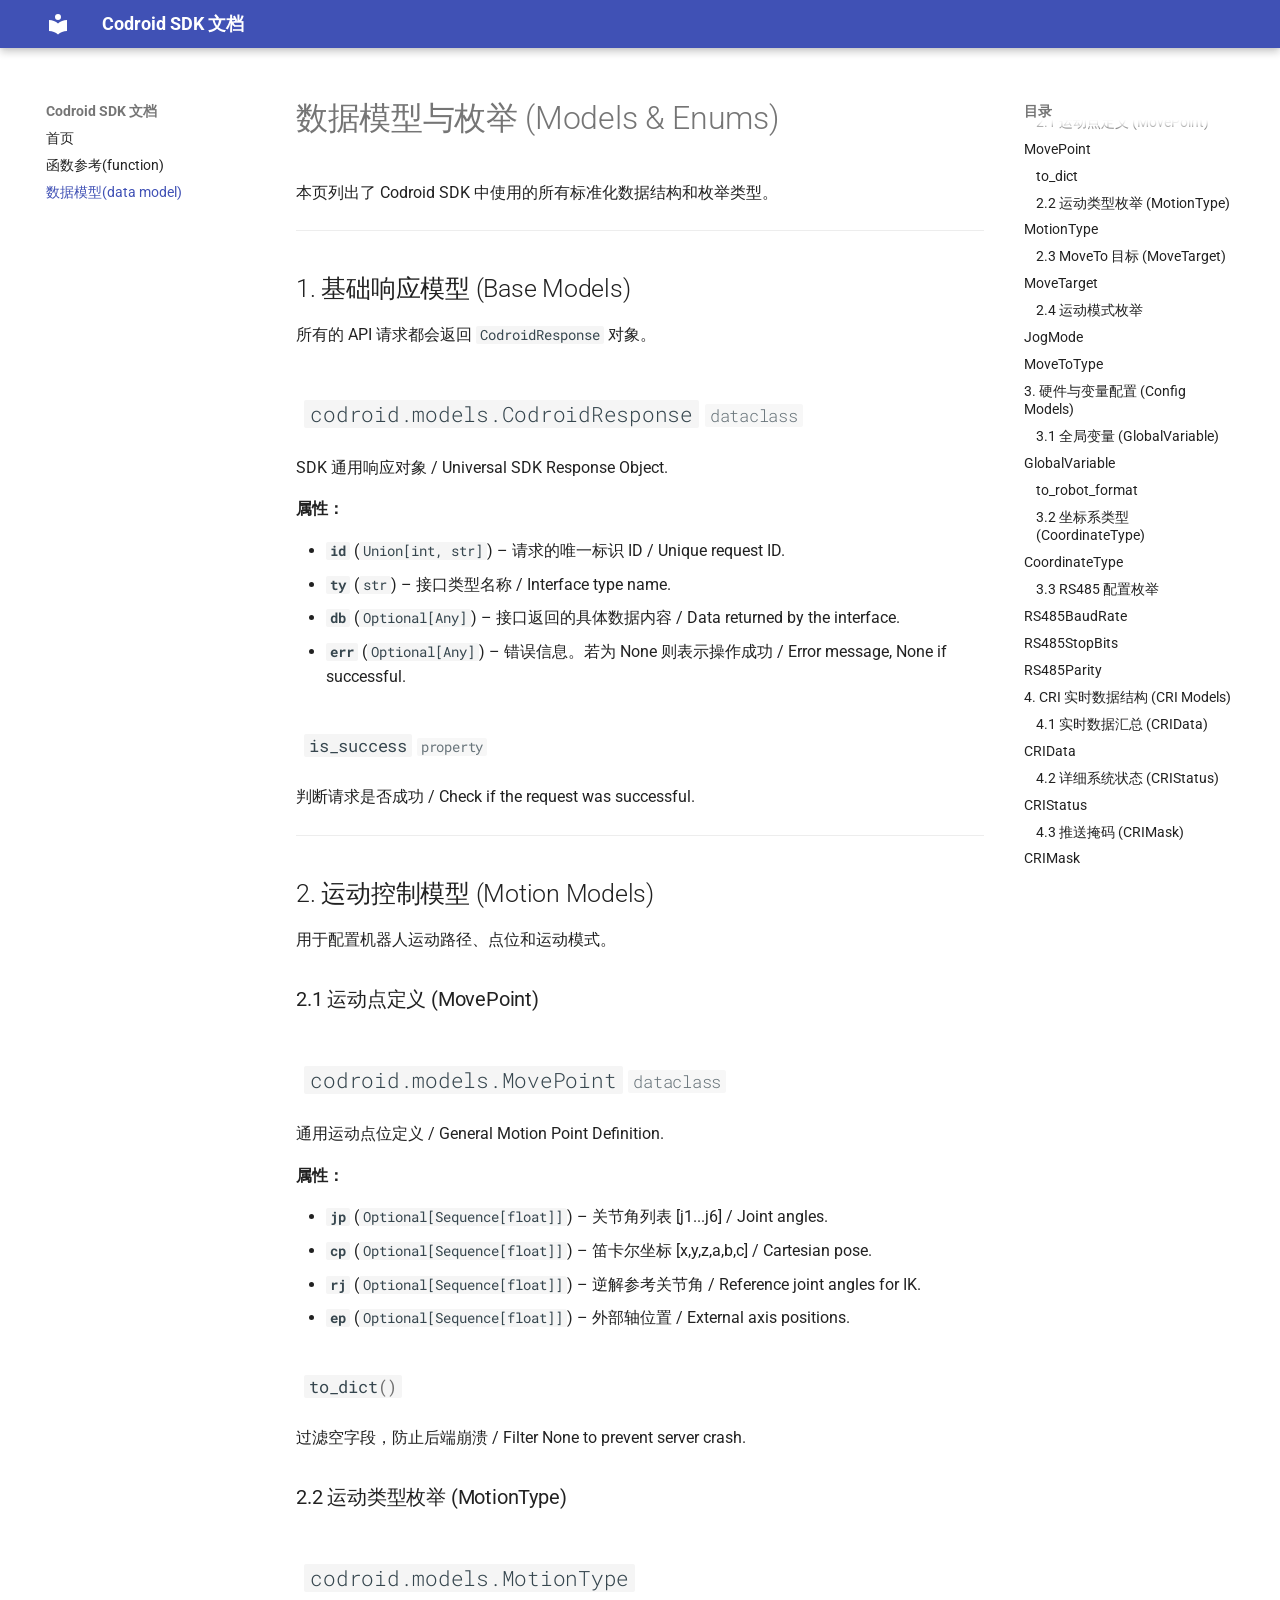
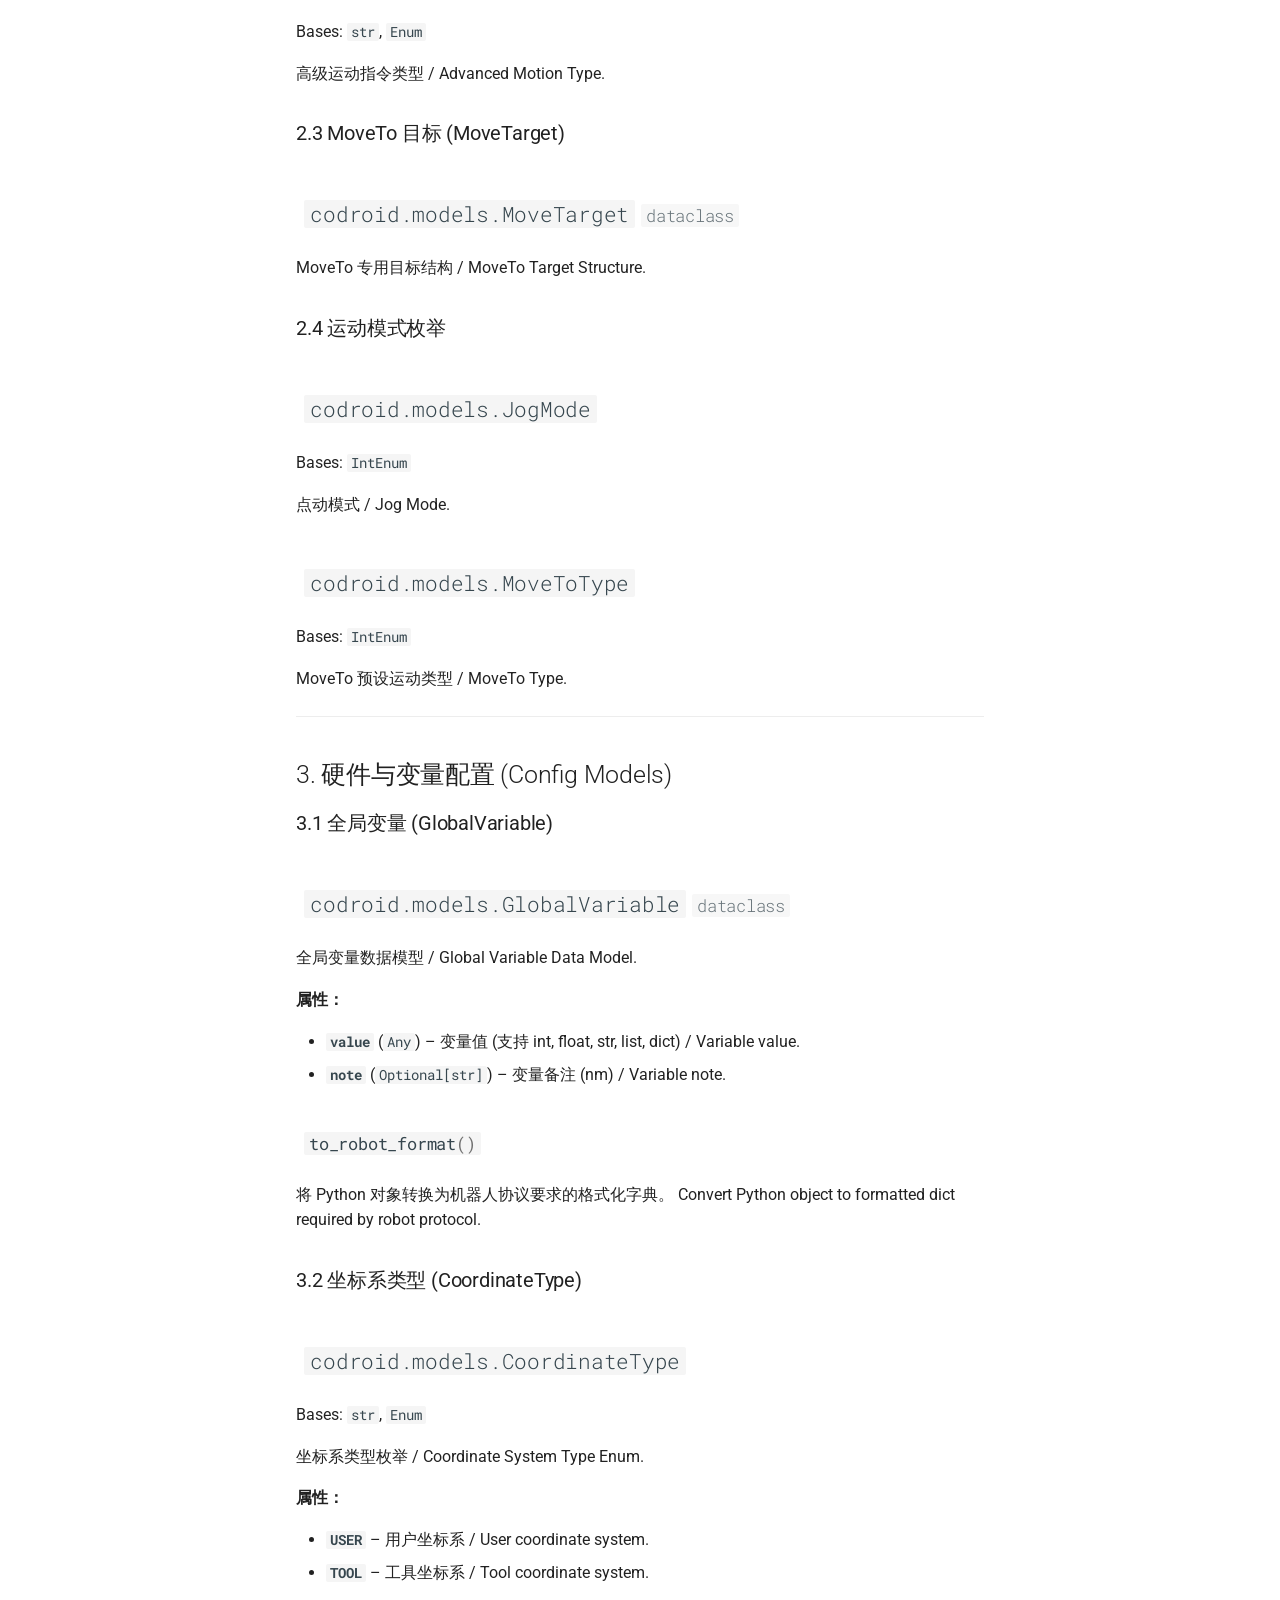
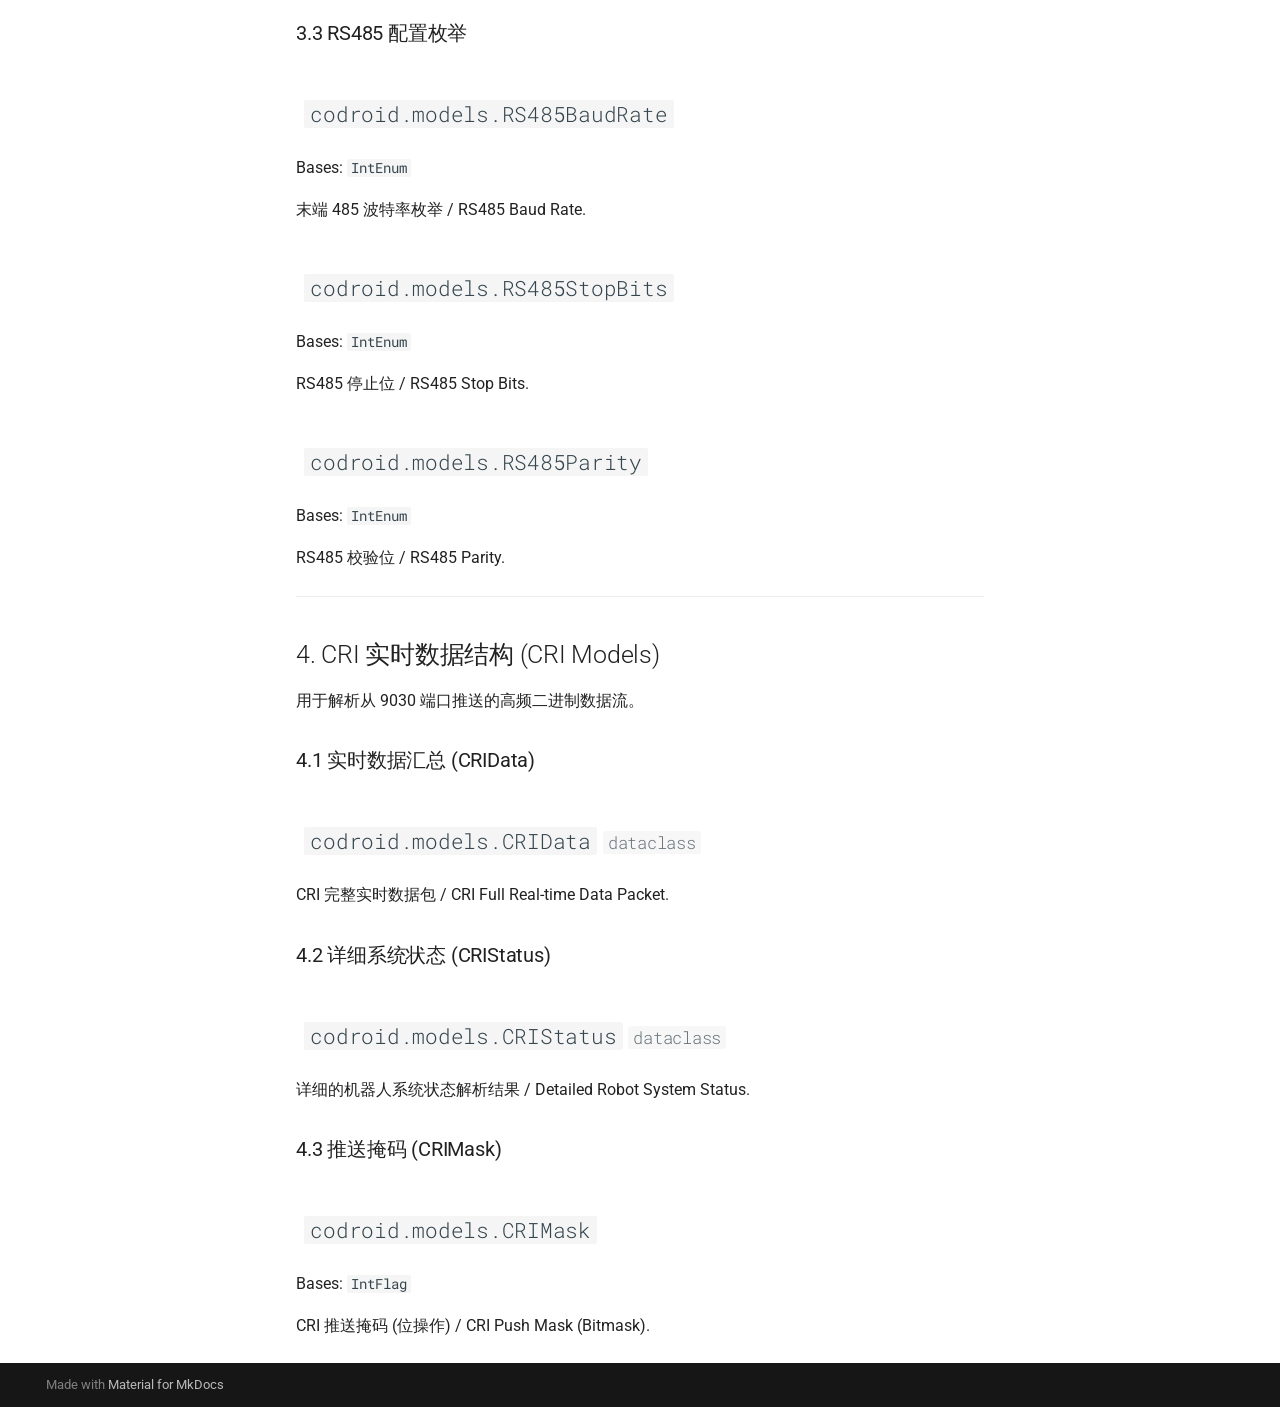
<file: model/index.html>
<!doctype html>
<html lang="zh" class="no-js">
  <head>
    
      <meta charset="utf-8">
      <meta name="viewport" content="width=device-width,initial-scale=1">
      
      
      
      
        <link rel="prev" href="../api/">
      
      
      
        
      
      
      <link rel="icon" href="../assets/images/favicon.png">
      <meta name="generator" content="mkdocs-1.6.1, mkdocs-material-9.7.5">
    
    
      
        <title>数据模型(data model) - Codroid SDK 文档</title>
      
    
    
      <link rel="stylesheet" href="../assets/stylesheets/main.484c7ddc.min.css">
      
      


    
    
      
    
    
      
        
        
        <link rel="preconnect" href="https://fonts.gstatic.com" crossorigin>
        <link rel="stylesheet" href="https://fonts.googleapis.com/css?family=Roboto:300,300i,400,400i,700,700i%7CRoboto+Mono:400,400i,700,700i&display=fallback">
        <style>:root{--md-text-font:"Roboto";--md-code-font:"Roboto Mono"}</style>
      
    
    
      <link rel="stylesheet" href="../assets/_mkdocstrings.css">
    
      <link rel="stylesheet" href="../stylesheets/extra.css">
    
    <script>__md_scope=new URL("..",location),__md_hash=e=>[...e].reduce(((e,_)=>(e<<5)-e+_.charCodeAt(0)),0),__md_get=(e,_=localStorage,t=__md_scope)=>JSON.parse(_.getItem(t.pathname+"."+e)),__md_set=(e,_,t=localStorage,a=__md_scope)=>{try{t.setItem(a.pathname+"."+e,JSON.stringify(_))}catch(e){}}</script>
    
      

    
    
  </head>
  
  
    <body dir="ltr">
  
    
    <input class="md-toggle" data-md-toggle="drawer" type="checkbox" id="__drawer" autocomplete="off">
    <input class="md-toggle" data-md-toggle="search" type="checkbox" id="__search" autocomplete="off">
    <label class="md-overlay" for="__drawer"></label>
    <div data-md-component="skip">
      
        
        <a href="#models-enums" class="md-skip">
          跳转至
        </a>
      
    </div>
    <div data-md-component="announce">
      
    </div>
    
    
      

  

<header class="md-header md-header--shadow" data-md-component="header">
  <nav class="md-header__inner md-grid" aria-label="页眉">
    <a href=".." title="Codroid SDK 文档" class="md-header__button md-logo" aria-label="Codroid SDK 文档" data-md-component="logo">
      
  
  <svg xmlns="http://www.w3.org/2000/svg" viewBox="0 0 24 24"><path d="M12 8a3 3 0 0 0 3-3 3 3 0 0 0-3-3 3 3 0 0 0-3 3 3 3 0 0 0 3 3m0 3.54C9.64 9.35 6.5 8 3 8v11c3.5 0 6.64 1.35 9 3.54 2.36-2.19 5.5-3.54 9-3.54V8c-3.5 0-6.64 1.35-9 3.54"/></svg>

    </a>
    <label class="md-header__button md-icon" for="__drawer">
      
      <svg xmlns="http://www.w3.org/2000/svg" viewBox="0 0 24 24"><path d="M3 6h18v2H3zm0 5h18v2H3zm0 5h18v2H3z"/></svg>
    </label>
    <div class="md-header__title" data-md-component="header-title">
      <div class="md-header__ellipsis">
        <div class="md-header__topic">
          <span class="md-ellipsis">
            Codroid SDK 文档
          </span>
        </div>
        <div class="md-header__topic" data-md-component="header-topic">
          <span class="md-ellipsis">
            
              数据模型(data model)
            
          </span>
        </div>
      </div>
    </div>
    
    
      <script>var palette=__md_get("__palette");if(palette&&palette.color){if("(prefers-color-scheme)"===palette.color.media){var media=matchMedia("(prefers-color-scheme: light)"),input=document.querySelector(media.matches?"[data-md-color-media='(prefers-color-scheme: light)']":"[data-md-color-media='(prefers-color-scheme: dark)']");palette.color.media=input.getAttribute("data-md-color-media"),palette.color.scheme=input.getAttribute("data-md-color-scheme"),palette.color.primary=input.getAttribute("data-md-color-primary"),palette.color.accent=input.getAttribute("data-md-color-accent")}for(var[key,value]of Object.entries(palette.color))document.body.setAttribute("data-md-color-"+key,value)}</script>
    
    
    
    
  </nav>
  
</header>
    
    <div class="md-container" data-md-component="container">
      
      
        
          
        
      
      <main class="md-main" data-md-component="main">
        <div class="md-main__inner md-grid">
          
            
              
              <div class="md-sidebar md-sidebar--primary" data-md-component="sidebar" data-md-type="navigation" >
                <div class="md-sidebar__scrollwrap">
                  <div class="md-sidebar__inner">
                    



<nav class="md-nav md-nav--primary" aria-label="导航栏" data-md-level="0">
  <label class="md-nav__title" for="__drawer">
    <a href=".." title="Codroid SDK 文档" class="md-nav__button md-logo" aria-label="Codroid SDK 文档" data-md-component="logo">
      
  
  <svg xmlns="http://www.w3.org/2000/svg" viewBox="0 0 24 24"><path d="M12 8a3 3 0 0 0 3-3 3 3 0 0 0-3-3 3 3 0 0 0-3 3 3 3 0 0 0 3 3m0 3.54C9.64 9.35 6.5 8 3 8v11c3.5 0 6.64 1.35 9 3.54 2.36-2.19 5.5-3.54 9-3.54V8c-3.5 0-6.64 1.35-9 3.54"/></svg>

    </a>
    Codroid SDK 文档
  </label>
  
  <ul class="md-nav__list" data-md-scrollfix>
    
      
      
  
  
  
  
    <li class="md-nav__item">
      <a href=".." class="md-nav__link">
        
  
  
  <span class="md-ellipsis">
    
  
    首页
  

    
  </span>
  
  

      </a>
    </li>
  

    
      
      
  
  
  
  
    <li class="md-nav__item">
      <a href="../api/" class="md-nav__link">
        
  
  
  <span class="md-ellipsis">
    
  
    函数参考(function)
  

    
  </span>
  
  

      </a>
    </li>
  

    
      
      
  
  
    
  
  
  
    <li class="md-nav__item md-nav__item--active">
      
      <input class="md-nav__toggle md-toggle" type="checkbox" id="__toc">
      
      
        
      
      
        <label class="md-nav__link md-nav__link--active" for="__toc">
          
  
  
  <span class="md-ellipsis">
    
  
    数据模型(data model)
  

    
  </span>
  
  

          <span class="md-nav__icon md-icon"></span>
        </label>
      
      <a href="./" class="md-nav__link md-nav__link--active">
        
  
  
  <span class="md-ellipsis">
    
  
    数据模型(data model)
  

    
  </span>
  
  

      </a>
      
        

<nav class="md-nav md-nav--secondary" aria-label="目录">
  
  
  
    
  
  
    <label class="md-nav__title" for="__toc">
      <span class="md-nav__icon md-icon"></span>
      目录
    </label>
    <ul class="md-nav__list" data-md-component="toc" data-md-scrollfix>
      
        <li class="md-nav__item">
  <a href="#1-base-models" class="md-nav__link">
    <span class="md-ellipsis">
      
        1. 基础响应模型 (Base Models)
      
    </span>
  </a>
  
</li>
      
        <li class="md-nav__item">
  <a href="#codroid.models.CodroidResponse" class="md-nav__link">
    <span class="md-ellipsis">
      
        CodroidResponse
      
    </span>
  </a>
  
    <nav class="md-nav" aria-label="CodroidResponse">
      <ul class="md-nav__list">
        
          <li class="md-nav__item">
  <a href="#codroid.models.CodroidResponse.is_success" class="md-nav__link">
    <span class="md-ellipsis">
      
        is_success
      
    </span>
  </a>
  
</li>
        
      </ul>
    </nav>
  
</li>
      
        <li class="md-nav__item">
  <a href="#2-motion-models" class="md-nav__link">
    <span class="md-ellipsis">
      
        2. 运动控制模型 (Motion Models)
      
    </span>
  </a>
  
    <nav class="md-nav" aria-label="2. 运动控制模型 (Motion Models)">
      <ul class="md-nav__list">
        
          <li class="md-nav__item">
  <a href="#21-movepoint" class="md-nav__link">
    <span class="md-ellipsis">
      
        2.1 运动点定义 (MovePoint)
      
    </span>
  </a>
  
</li>
        
      </ul>
    </nav>
  
</li>
      
        <li class="md-nav__item">
  <a href="#codroid.models.MovePoint" class="md-nav__link">
    <span class="md-ellipsis">
      
        MovePoint
      
    </span>
  </a>
  
    <nav class="md-nav" aria-label="MovePoint">
      <ul class="md-nav__list">
        
          <li class="md-nav__item">
  <a href="#codroid.models.MovePoint.to_dict" class="md-nav__link">
    <span class="md-ellipsis">
      
        to_dict
      
    </span>
  </a>
  
</li>
        
          <li class="md-nav__item">
  <a href="#22-motiontype" class="md-nav__link">
    <span class="md-ellipsis">
      
        2.2 运动类型枚举 (MotionType)
      
    </span>
  </a>
  
</li>
        
      </ul>
    </nav>
  
</li>
      
        <li class="md-nav__item">
  <a href="#codroid.models.MotionType" class="md-nav__link">
    <span class="md-ellipsis">
      
        MotionType
      
    </span>
  </a>
  
    <nav class="md-nav" aria-label="MotionType">
      <ul class="md-nav__list">
        
          <li class="md-nav__item">
  <a href="#23-moveto-movetarget" class="md-nav__link">
    <span class="md-ellipsis">
      
        2.3 MoveTo 目标 (MoveTarget)
      
    </span>
  </a>
  
</li>
        
      </ul>
    </nav>
  
</li>
      
        <li class="md-nav__item">
  <a href="#codroid.models.MoveTarget" class="md-nav__link">
    <span class="md-ellipsis">
      
        MoveTarget
      
    </span>
  </a>
  
    <nav class="md-nav" aria-label="MoveTarget">
      <ul class="md-nav__list">
        
          <li class="md-nav__item">
  <a href="#24" class="md-nav__link">
    <span class="md-ellipsis">
      
        2.4 运动模式枚举
      
    </span>
  </a>
  
</li>
        
      </ul>
    </nav>
  
</li>
      
        <li class="md-nav__item">
  <a href="#codroid.models.JogMode" class="md-nav__link">
    <span class="md-ellipsis">
      
        JogMode
      
    </span>
  </a>
  
</li>
      
        <li class="md-nav__item">
  <a href="#codroid.models.MoveToType" class="md-nav__link">
    <span class="md-ellipsis">
      
        MoveToType
      
    </span>
  </a>
  
</li>
      
        <li class="md-nav__item">
  <a href="#3-config-models" class="md-nav__link">
    <span class="md-ellipsis">
      
        3. 硬件与变量配置 (Config Models)
      
    </span>
  </a>
  
    <nav class="md-nav" aria-label="3. 硬件与变量配置 (Config Models)">
      <ul class="md-nav__list">
        
          <li class="md-nav__item">
  <a href="#31-globalvariable" class="md-nav__link">
    <span class="md-ellipsis">
      
        3.1 全局变量 (GlobalVariable)
      
    </span>
  </a>
  
</li>
        
      </ul>
    </nav>
  
</li>
      
        <li class="md-nav__item">
  <a href="#codroid.models.GlobalVariable" class="md-nav__link">
    <span class="md-ellipsis">
      
        GlobalVariable
      
    </span>
  </a>
  
    <nav class="md-nav" aria-label="GlobalVariable">
      <ul class="md-nav__list">
        
          <li class="md-nav__item">
  <a href="#codroid.models.GlobalVariable.to_robot_format" class="md-nav__link">
    <span class="md-ellipsis">
      
        to_robot_format
      
    </span>
  </a>
  
</li>
        
          <li class="md-nav__item">
  <a href="#32-coordinatetype" class="md-nav__link">
    <span class="md-ellipsis">
      
        3.2 坐标系类型 (CoordinateType)
      
    </span>
  </a>
  
</li>
        
      </ul>
    </nav>
  
</li>
      
        <li class="md-nav__item">
  <a href="#codroid.models.CoordinateType" class="md-nav__link">
    <span class="md-ellipsis">
      
        CoordinateType
      
    </span>
  </a>
  
    <nav class="md-nav" aria-label="CoordinateType">
      <ul class="md-nav__list">
        
          <li class="md-nav__item">
  <a href="#33-rs485" class="md-nav__link">
    <span class="md-ellipsis">
      
        3.3 RS485 配置枚举
      
    </span>
  </a>
  
</li>
        
      </ul>
    </nav>
  
</li>
      
        <li class="md-nav__item">
  <a href="#codroid.models.RS485BaudRate" class="md-nav__link">
    <span class="md-ellipsis">
      
        RS485BaudRate
      
    </span>
  </a>
  
</li>
      
        <li class="md-nav__item">
  <a href="#codroid.models.RS485StopBits" class="md-nav__link">
    <span class="md-ellipsis">
      
        RS485StopBits
      
    </span>
  </a>
  
</li>
      
        <li class="md-nav__item">
  <a href="#codroid.models.RS485Parity" class="md-nav__link">
    <span class="md-ellipsis">
      
        RS485Parity
      
    </span>
  </a>
  
</li>
      
        <li class="md-nav__item">
  <a href="#4-cri-cri-models" class="md-nav__link">
    <span class="md-ellipsis">
      
        4. CRI 实时数据结构 (CRI Models)
      
    </span>
  </a>
  
    <nav class="md-nav" aria-label="4. CRI 实时数据结构 (CRI Models)">
      <ul class="md-nav__list">
        
          <li class="md-nav__item">
  <a href="#41-cridata" class="md-nav__link">
    <span class="md-ellipsis">
      
        4.1 实时数据汇总 (CRIData)
      
    </span>
  </a>
  
</li>
        
      </ul>
    </nav>
  
</li>
      
        <li class="md-nav__item">
  <a href="#codroid.models.CRIData" class="md-nav__link">
    <span class="md-ellipsis">
      
        CRIData
      
    </span>
  </a>
  
    <nav class="md-nav" aria-label="CRIData">
      <ul class="md-nav__list">
        
          <li class="md-nav__item">
  <a href="#42-cristatus" class="md-nav__link">
    <span class="md-ellipsis">
      
        4.2 详细系统状态 (CRIStatus)
      
    </span>
  </a>
  
</li>
        
      </ul>
    </nav>
  
</li>
      
        <li class="md-nav__item">
  <a href="#codroid.models.CRIStatus" class="md-nav__link">
    <span class="md-ellipsis">
      
        CRIStatus
      
    </span>
  </a>
  
    <nav class="md-nav" aria-label="CRIStatus">
      <ul class="md-nav__list">
        
          <li class="md-nav__item">
  <a href="#43-crimask" class="md-nav__link">
    <span class="md-ellipsis">
      
        4.3 推送掩码 (CRIMask)
      
    </span>
  </a>
  
</li>
        
      </ul>
    </nav>
  
</li>
      
        <li class="md-nav__item">
  <a href="#codroid.models.CRIMask" class="md-nav__link">
    <span class="md-ellipsis">
      
        CRIMask
      
    </span>
  </a>
  
</li>
      
    </ul>
  
</nav>
      
    </li>
  

    
  </ul>
</nav>
                  </div>
                </div>
              </div>
            
            
              
              <div class="md-sidebar md-sidebar--secondary" data-md-component="sidebar" data-md-type="toc" >
                <div class="md-sidebar__scrollwrap">
                  <div class="md-sidebar__inner">
                    

<nav class="md-nav md-nav--secondary" aria-label="目录">
  
  
  
    
  
  
    <label class="md-nav__title" for="__toc">
      <span class="md-nav__icon md-icon"></span>
      目录
    </label>
    <ul class="md-nav__list" data-md-component="toc" data-md-scrollfix>
      
        <li class="md-nav__item">
  <a href="#1-base-models" class="md-nav__link">
    <span class="md-ellipsis">
      
        1. 基础响应模型 (Base Models)
      
    </span>
  </a>
  
</li>
      
        <li class="md-nav__item">
  <a href="#codroid.models.CodroidResponse" class="md-nav__link">
    <span class="md-ellipsis">
      
        CodroidResponse
      
    </span>
  </a>
  
    <nav class="md-nav" aria-label="CodroidResponse">
      <ul class="md-nav__list">
        
          <li class="md-nav__item">
  <a href="#codroid.models.CodroidResponse.is_success" class="md-nav__link">
    <span class="md-ellipsis">
      
        is_success
      
    </span>
  </a>
  
</li>
        
      </ul>
    </nav>
  
</li>
      
        <li class="md-nav__item">
  <a href="#2-motion-models" class="md-nav__link">
    <span class="md-ellipsis">
      
        2. 运动控制模型 (Motion Models)
      
    </span>
  </a>
  
    <nav class="md-nav" aria-label="2. 运动控制模型 (Motion Models)">
      <ul class="md-nav__list">
        
          <li class="md-nav__item">
  <a href="#21-movepoint" class="md-nav__link">
    <span class="md-ellipsis">
      
        2.1 运动点定义 (MovePoint)
      
    </span>
  </a>
  
</li>
        
      </ul>
    </nav>
  
</li>
      
        <li class="md-nav__item">
  <a href="#codroid.models.MovePoint" class="md-nav__link">
    <span class="md-ellipsis">
      
        MovePoint
      
    </span>
  </a>
  
    <nav class="md-nav" aria-label="MovePoint">
      <ul class="md-nav__list">
        
          <li class="md-nav__item">
  <a href="#codroid.models.MovePoint.to_dict" class="md-nav__link">
    <span class="md-ellipsis">
      
        to_dict
      
    </span>
  </a>
  
</li>
        
          <li class="md-nav__item">
  <a href="#22-motiontype" class="md-nav__link">
    <span class="md-ellipsis">
      
        2.2 运动类型枚举 (MotionType)
      
    </span>
  </a>
  
</li>
        
      </ul>
    </nav>
  
</li>
      
        <li class="md-nav__item">
  <a href="#codroid.models.MotionType" class="md-nav__link">
    <span class="md-ellipsis">
      
        MotionType
      
    </span>
  </a>
  
    <nav class="md-nav" aria-label="MotionType">
      <ul class="md-nav__list">
        
          <li class="md-nav__item">
  <a href="#23-moveto-movetarget" class="md-nav__link">
    <span class="md-ellipsis">
      
        2.3 MoveTo 目标 (MoveTarget)
      
    </span>
  </a>
  
</li>
        
      </ul>
    </nav>
  
</li>
      
        <li class="md-nav__item">
  <a href="#codroid.models.MoveTarget" class="md-nav__link">
    <span class="md-ellipsis">
      
        MoveTarget
      
    </span>
  </a>
  
    <nav class="md-nav" aria-label="MoveTarget">
      <ul class="md-nav__list">
        
          <li class="md-nav__item">
  <a href="#24" class="md-nav__link">
    <span class="md-ellipsis">
      
        2.4 运动模式枚举
      
    </span>
  </a>
  
</li>
        
      </ul>
    </nav>
  
</li>
      
        <li class="md-nav__item">
  <a href="#codroid.models.JogMode" class="md-nav__link">
    <span class="md-ellipsis">
      
        JogMode
      
    </span>
  </a>
  
</li>
      
        <li class="md-nav__item">
  <a href="#codroid.models.MoveToType" class="md-nav__link">
    <span class="md-ellipsis">
      
        MoveToType
      
    </span>
  </a>
  
</li>
      
        <li class="md-nav__item">
  <a href="#3-config-models" class="md-nav__link">
    <span class="md-ellipsis">
      
        3. 硬件与变量配置 (Config Models)
      
    </span>
  </a>
  
    <nav class="md-nav" aria-label="3. 硬件与变量配置 (Config Models)">
      <ul class="md-nav__list">
        
          <li class="md-nav__item">
  <a href="#31-globalvariable" class="md-nav__link">
    <span class="md-ellipsis">
      
        3.1 全局变量 (GlobalVariable)
      
    </span>
  </a>
  
</li>
        
      </ul>
    </nav>
  
</li>
      
        <li class="md-nav__item">
  <a href="#codroid.models.GlobalVariable" class="md-nav__link">
    <span class="md-ellipsis">
      
        GlobalVariable
      
    </span>
  </a>
  
    <nav class="md-nav" aria-label="GlobalVariable">
      <ul class="md-nav__list">
        
          <li class="md-nav__item">
  <a href="#codroid.models.GlobalVariable.to_robot_format" class="md-nav__link">
    <span class="md-ellipsis">
      
        to_robot_format
      
    </span>
  </a>
  
</li>
        
          <li class="md-nav__item">
  <a href="#32-coordinatetype" class="md-nav__link">
    <span class="md-ellipsis">
      
        3.2 坐标系类型 (CoordinateType)
      
    </span>
  </a>
  
</li>
        
      </ul>
    </nav>
  
</li>
      
        <li class="md-nav__item">
  <a href="#codroid.models.CoordinateType" class="md-nav__link">
    <span class="md-ellipsis">
      
        CoordinateType
      
    </span>
  </a>
  
    <nav class="md-nav" aria-label="CoordinateType">
      <ul class="md-nav__list">
        
          <li class="md-nav__item">
  <a href="#33-rs485" class="md-nav__link">
    <span class="md-ellipsis">
      
        3.3 RS485 配置枚举
      
    </span>
  </a>
  
</li>
        
      </ul>
    </nav>
  
</li>
      
        <li class="md-nav__item">
  <a href="#codroid.models.RS485BaudRate" class="md-nav__link">
    <span class="md-ellipsis">
      
        RS485BaudRate
      
    </span>
  </a>
  
</li>
      
        <li class="md-nav__item">
  <a href="#codroid.models.RS485StopBits" class="md-nav__link">
    <span class="md-ellipsis">
      
        RS485StopBits
      
    </span>
  </a>
  
</li>
      
        <li class="md-nav__item">
  <a href="#codroid.models.RS485Parity" class="md-nav__link">
    <span class="md-ellipsis">
      
        RS485Parity
      
    </span>
  </a>
  
</li>
      
        <li class="md-nav__item">
  <a href="#4-cri-cri-models" class="md-nav__link">
    <span class="md-ellipsis">
      
        4. CRI 实时数据结构 (CRI Models)
      
    </span>
  </a>
  
    <nav class="md-nav" aria-label="4. CRI 实时数据结构 (CRI Models)">
      <ul class="md-nav__list">
        
          <li class="md-nav__item">
  <a href="#41-cridata" class="md-nav__link">
    <span class="md-ellipsis">
      
        4.1 实时数据汇总 (CRIData)
      
    </span>
  </a>
  
</li>
        
      </ul>
    </nav>
  
</li>
      
        <li class="md-nav__item">
  <a href="#codroid.models.CRIData" class="md-nav__link">
    <span class="md-ellipsis">
      
        CRIData
      
    </span>
  </a>
  
    <nav class="md-nav" aria-label="CRIData">
      <ul class="md-nav__list">
        
          <li class="md-nav__item">
  <a href="#42-cristatus" class="md-nav__link">
    <span class="md-ellipsis">
      
        4.2 详细系统状态 (CRIStatus)
      
    </span>
  </a>
  
</li>
        
      </ul>
    </nav>
  
</li>
      
        <li class="md-nav__item">
  <a href="#codroid.models.CRIStatus" class="md-nav__link">
    <span class="md-ellipsis">
      
        CRIStatus
      
    </span>
  </a>
  
    <nav class="md-nav" aria-label="CRIStatus">
      <ul class="md-nav__list">
        
          <li class="md-nav__item">
  <a href="#43-crimask" class="md-nav__link">
    <span class="md-ellipsis">
      
        4.3 推送掩码 (CRIMask)
      
    </span>
  </a>
  
</li>
        
      </ul>
    </nav>
  
</li>
      
        <li class="md-nav__item">
  <a href="#codroid.models.CRIMask" class="md-nav__link">
    <span class="md-ellipsis">
      
        CRIMask
      
    </span>
  </a>
  
</li>
      
    </ul>
  
</nav>
                  </div>
                </div>
              </div>
            
          
          
            <div class="md-content" data-md-component="content">
              
              <article class="md-content__inner md-typeset">
                
                  



<h1 id="models-enums">数据模型与枚举 (Models &amp; Enums)<a class="headerlink" href="#models-enums" title="Permanent link">&para;</a></h1>
<p>本页列出了 Codroid SDK 中使用的所有标准化数据结构和枚举类型。</p>
<hr />
<h2 id="1-base-models">1. 基础响应模型 (Base Models)<a class="headerlink" href="#1-base-models" title="Permanent link">&para;</a></h2>
<p>所有的 API 请求都会返回 <code>CodroidResponse</code> 对象。</p>


<div class="doc doc-object doc-class">



<h2 id="codroid.models.CodroidResponse" class="doc doc-heading">
            <code>codroid.models.CodroidResponse</code>


  <span class="doc doc-labels">
      <small class="doc doc-label doc-label-dataclass"><code>dataclass</code></small>
  </span>

<a href="#codroid.models.CodroidResponse" class="headerlink" title="Permanent link">&para;</a></h2>


    <div class="doc doc-contents first">



        <p>SDK 通用响应对象 / Universal SDK Response Object.</p>


<p><span class="doc-section-title">属性：</span></p>
    <ul>
        <li class="doc-section-item field-body">
          <b><code><span title="codroid.models.CodroidResponse.id">id</span></code></b>
              (<code><span title="typing.Union">Union</span>[<span title="int">int</span>, <span title="str">str</span>]</code>)
          –
          <div class="doc-md-description">
            <p>请求的唯一标识 ID / Unique request ID.</p>
          </div>
        </li>
        <li class="doc-section-item field-body">
          <b><code><span title="codroid.models.CodroidResponse.ty">ty</span></code></b>
              (<code><span title="str">str</span></code>)
          –
          <div class="doc-md-description">
            <p>接口类型名称 / Interface type name.</p>
          </div>
        </li>
        <li class="doc-section-item field-body">
          <b><code><span title="codroid.models.CodroidResponse.db">db</span></code></b>
              (<code><span title="typing.Optional">Optional</span>[<span title="typing.Any">Any</span>]</code>)
          –
          <div class="doc-md-description">
            <p>接口返回的具体数据内容 / Data returned by the interface.</p>
          </div>
        </li>
        <li class="doc-section-item field-body">
          <b><code><span title="codroid.models.CodroidResponse.err">err</span></code></b>
              (<code><span title="typing.Optional">Optional</span>[<span title="typing.Any">Any</span>]</code>)
          –
          <div class="doc-md-description">
            <p>错误信息。若为 None 则表示操作成功 / Error message, None if successful.</p>
          </div>
        </li>
    </ul>











<div class="doc doc-children">







<div class="doc doc-object doc-attribute">



<h3 id="codroid.models.CodroidResponse.is_success" class="doc doc-heading">
            <code class="highlight language-python"><span class="n">is_success</span></code>

  <span class="doc doc-labels">
      <small class="doc doc-label doc-label-property"><code>property</code></small>
  </span>

<a href="#codroid.models.CodroidResponse.is_success" class="headerlink" title="Permanent link">&para;</a></h3>


    <div class="doc doc-contents ">

        <p>判断请求是否成功 / Check if the request was successful.</p>

    </div>

</div>






  </div>

    </div>

</div><hr />
<h2 id="2-motion-models">2. 运动控制模型 (Motion Models)<a class="headerlink" href="#2-motion-models" title="Permanent link">&para;</a></h2>
<p>用于配置机器人运动路径、点位和运动模式。</p>
<h3 id="21-movepoint">2.1 运动点定义 (MovePoint)<a class="headerlink" href="#21-movepoint" title="Permanent link">&para;</a></h3>


<div class="doc doc-object doc-class">



<h2 id="codroid.models.MovePoint" class="doc doc-heading">
            <code>codroid.models.MovePoint</code>


  <span class="doc doc-labels">
      <small class="doc doc-label doc-label-dataclass"><code>dataclass</code></small>
  </span>

<a href="#codroid.models.MovePoint" class="headerlink" title="Permanent link">&para;</a></h2>


    <div class="doc doc-contents first">



        <p>通用运动点位定义 / General Motion Point Definition.</p>


<p><span class="doc-section-title">属性：</span></p>
    <ul>
        <li class="doc-section-item field-body">
          <b><code><span title="codroid.models.MovePoint.jp">jp</span></code></b>
              (<code><span title="typing.Optional">Optional</span>[<span title="typing.Sequence">Sequence</span>[<span title="float">float</span>]]</code>)
          –
          <div class="doc-md-description">
            <p>关节角列表 [j1...j6] / Joint angles.</p>
          </div>
        </li>
        <li class="doc-section-item field-body">
          <b><code><span title="codroid.models.MovePoint.cp">cp</span></code></b>
              (<code><span title="typing.Optional">Optional</span>[<span title="typing.Sequence">Sequence</span>[<span title="float">float</span>]]</code>)
          –
          <div class="doc-md-description">
            <p>笛卡尔坐标 [x,y,z,a,b,c] / Cartesian pose.</p>
          </div>
        </li>
        <li class="doc-section-item field-body">
          <b><code><span title="codroid.models.MovePoint.rj">rj</span></code></b>
              (<code><span title="typing.Optional">Optional</span>[<span title="typing.Sequence">Sequence</span>[<span title="float">float</span>]]</code>)
          –
          <div class="doc-md-description">
            <p>逆解参考关节角 / Reference joint angles for IK.</p>
          </div>
        </li>
        <li class="doc-section-item field-body">
          <b><code><span title="codroid.models.MovePoint.ep">ep</span></code></b>
              (<code><span title="typing.Optional">Optional</span>[<span title="typing.Sequence">Sequence</span>[<span title="float">float</span>]]</code>)
          –
          <div class="doc-md-description">
            <p>外部轴位置 / External axis positions.</p>
          </div>
        </li>
    </ul>











<div class="doc doc-children">










<div class="doc doc-object doc-function">


<h3 id="codroid.models.MovePoint.to_dict" class="doc doc-heading">
            <code class="highlight language-python"><span class="n">to_dict</span><span class="p">()</span></code>

<a href="#codroid.models.MovePoint.to_dict" class="headerlink" title="Permanent link">&para;</a></h3>


    <div class="doc doc-contents ">

        <p>过滤空字段，防止后端崩溃 / Filter None to prevent server crash.</p>


    </div>

</div>



  </div>

    </div>

</div><h3 id="22-motiontype">2.2 运动类型枚举 (MotionType)<a class="headerlink" href="#22-motiontype" title="Permanent link">&para;</a></h3>


<div class="doc doc-object doc-class">



<h2 id="codroid.models.MotionType" class="doc doc-heading">
            <code>codroid.models.MotionType</code>


<a href="#codroid.models.MotionType" class="headerlink" title="Permanent link">&para;</a></h2>


    <div class="doc doc-contents first">
            <p class="doc doc-class-bases">
              Bases: <code><span title="str">str</span></code>, <code><span title="enum.Enum">Enum</span></code></p>



        <p>高级运动指令类型 / Advanced Motion Type.</p>











<div class="doc doc-children">












  </div>

    </div>

</div><h3 id="23-moveto-movetarget">2.3 MoveTo 目标 (MoveTarget)<a class="headerlink" href="#23-moveto-movetarget" title="Permanent link">&para;</a></h3>


<div class="doc doc-object doc-class">



<h2 id="codroid.models.MoveTarget" class="doc doc-heading">
            <code>codroid.models.MoveTarget</code>


  <span class="doc doc-labels">
      <small class="doc doc-label doc-label-dataclass"><code>dataclass</code></small>
  </span>

<a href="#codroid.models.MoveTarget" class="headerlink" title="Permanent link">&para;</a></h2>


    <div class="doc doc-contents first">



        <p>MoveTo 专用目标结构 / MoveTo Target Structure.</p>











<div class="doc doc-children">












  </div>

    </div>

</div><h3 id="24">2.4 运动模式枚举<a class="headerlink" href="#24" title="Permanent link">&para;</a></h3>


<div class="doc doc-object doc-class">



<h2 id="codroid.models.JogMode" class="doc doc-heading">
            <code>codroid.models.JogMode</code>


<a href="#codroid.models.JogMode" class="headerlink" title="Permanent link">&para;</a></h2>


    <div class="doc doc-contents first">
            <p class="doc doc-class-bases">
              Bases: <code><span title="enum.IntEnum">IntEnum</span></code></p>



        <p>点动模式 / Jog Mode.</p>











<div class="doc doc-children">












  </div>

    </div>

</div>

<div class="doc doc-object doc-class">



<h2 id="codroid.models.MoveToType" class="doc doc-heading">
            <code>codroid.models.MoveToType</code>


<a href="#codroid.models.MoveToType" class="headerlink" title="Permanent link">&para;</a></h2>


    <div class="doc doc-contents first">
            <p class="doc doc-class-bases">
              Bases: <code><span title="enum.IntEnum">IntEnum</span></code></p>



        <p>MoveTo 预设运动类型 / MoveTo Type.</p>











<div class="doc doc-children">












  </div>

    </div>

</div><hr />
<h2 id="3-config-models">3. 硬件与变量配置 (Config Models)<a class="headerlink" href="#3-config-models" title="Permanent link">&para;</a></h2>
<h3 id="31-globalvariable">3.1 全局变量 (GlobalVariable)<a class="headerlink" href="#31-globalvariable" title="Permanent link">&para;</a></h3>


<div class="doc doc-object doc-class">



<h2 id="codroid.models.GlobalVariable" class="doc doc-heading">
            <code>codroid.models.GlobalVariable</code>


  <span class="doc doc-labels">
      <small class="doc doc-label doc-label-dataclass"><code>dataclass</code></small>
  </span>

<a href="#codroid.models.GlobalVariable" class="headerlink" title="Permanent link">&para;</a></h2>


    <div class="doc doc-contents first">



        <p>全局变量数据模型 / Global Variable Data Model.</p>


<p><span class="doc-section-title">属性：</span></p>
    <ul>
        <li class="doc-section-item field-body">
          <b><code><span title="codroid.models.GlobalVariable.value">value</span></code></b>
              (<code><span title="typing.Any">Any</span></code>)
          –
          <div class="doc-md-description">
            <p>变量值 (支持 int, float, str, list, dict) / Variable value.</p>
          </div>
        </li>
        <li class="doc-section-item field-body">
          <b><code><span title="codroid.models.GlobalVariable.note">note</span></code></b>
              (<code><span title="typing.Optional">Optional</span>[<span title="str">str</span>]</code>)
          –
          <div class="doc-md-description">
            <p>变量备注 (nm) / Variable note.</p>
          </div>
        </li>
    </ul>











<div class="doc doc-children">










<div class="doc doc-object doc-function">


<h3 id="codroid.models.GlobalVariable.to_robot_format" class="doc doc-heading">
            <code class="highlight language-python"><span class="n">to_robot_format</span><span class="p">()</span></code>

<a href="#codroid.models.GlobalVariable.to_robot_format" class="headerlink" title="Permanent link">&para;</a></h3>


    <div class="doc doc-contents ">

        <p>将 Python 对象转换为机器人协议要求的格式化字典。
Convert Python object to formatted dict required by robot protocol.</p>


    </div>

</div>



  </div>

    </div>

</div><h3 id="32-coordinatetype">3.2 坐标系类型 (CoordinateType)<a class="headerlink" href="#32-coordinatetype" title="Permanent link">&para;</a></h3>


<div class="doc doc-object doc-class">



<h2 id="codroid.models.CoordinateType" class="doc doc-heading">
            <code>codroid.models.CoordinateType</code>


<a href="#codroid.models.CoordinateType" class="headerlink" title="Permanent link">&para;</a></h2>


    <div class="doc doc-contents first">
            <p class="doc doc-class-bases">
              Bases: <code><span title="str">str</span></code>, <code><span title="enum.Enum">Enum</span></code></p>



        <p>坐标系类型枚举 / Coordinate System Type Enum.</p>


<p><span class="doc-section-title">属性：</span></p>
    <ul>
        <li class="doc-section-item field-body">
          <b><code><span title="codroid.models.CoordinateType.USER">USER</span></code></b>
          –
          <div class="doc-md-description">
            <p>用户坐标系 / User coordinate system.</p>
          </div>
        </li>
        <li class="doc-section-item field-body">
          <b><code><span title="codroid.models.CoordinateType.TOOL">TOOL</span></code></b>
          –
          <div class="doc-md-description">
            <p>工具坐标系 / Tool coordinate system.</p>
          </div>
        </li>
    </ul>











<div class="doc doc-children">












  </div>

    </div>

</div><h3 id="33-rs485">3.3 RS485 配置枚举<a class="headerlink" href="#33-rs485" title="Permanent link">&para;</a></h3>


<div class="doc doc-object doc-class">



<h2 id="codroid.models.RS485BaudRate" class="doc doc-heading">
            <code>codroid.models.RS485BaudRate</code>


<a href="#codroid.models.RS485BaudRate" class="headerlink" title="Permanent link">&para;</a></h2>


    <div class="doc doc-contents first">
            <p class="doc doc-class-bases">
              Bases: <code><span title="enum.IntEnum">IntEnum</span></code></p>



        <p>末端 485 波特率枚举 / RS485 Baud Rate.</p>











<div class="doc doc-children">












  </div>

    </div>

</div>

<div class="doc doc-object doc-class">



<h2 id="codroid.models.RS485StopBits" class="doc doc-heading">
            <code>codroid.models.RS485StopBits</code>


<a href="#codroid.models.RS485StopBits" class="headerlink" title="Permanent link">&para;</a></h2>


    <div class="doc doc-contents first">
            <p class="doc doc-class-bases">
              Bases: <code><span title="enum.IntEnum">IntEnum</span></code></p>



        <p>RS485 停止位 / RS485 Stop Bits.</p>











<div class="doc doc-children">












  </div>

    </div>

</div>

<div class="doc doc-object doc-class">



<h2 id="codroid.models.RS485Parity" class="doc doc-heading">
            <code>codroid.models.RS485Parity</code>


<a href="#codroid.models.RS485Parity" class="headerlink" title="Permanent link">&para;</a></h2>


    <div class="doc doc-contents first">
            <p class="doc doc-class-bases">
              Bases: <code><span title="enum.IntEnum">IntEnum</span></code></p>



        <p>RS485 校验位 / RS485 Parity.</p>











<div class="doc doc-children">












  </div>

    </div>

</div><hr />
<h2 id="4-cri-cri-models">4. CRI 实时数据结构 (CRI Models)<a class="headerlink" href="#4-cri-cri-models" title="Permanent link">&para;</a></h2>
<p>用于解析从 9030 端口推送的高频二进制数据流。</p>
<h3 id="41-cridata">4.1 实时数据汇总 (CRIData)<a class="headerlink" href="#41-cridata" title="Permanent link">&para;</a></h3>


<div class="doc doc-object doc-class">



<h2 id="codroid.models.CRIData" class="doc doc-heading">
            <code>codroid.models.CRIData</code>


  <span class="doc doc-labels">
      <small class="doc doc-label doc-label-dataclass"><code>dataclass</code></small>
  </span>

<a href="#codroid.models.CRIData" class="headerlink" title="Permanent link">&para;</a></h2>


    <div class="doc doc-contents first">



        <p>CRI 完整实时数据包 / CRI Full Real-time Data Packet.</p>











<div class="doc doc-children">












  </div>

    </div>

</div><h3 id="42-cristatus">4.2 详细系统状态 (CRIStatus)<a class="headerlink" href="#42-cristatus" title="Permanent link">&para;</a></h3>


<div class="doc doc-object doc-class">



<h2 id="codroid.models.CRIStatus" class="doc doc-heading">
            <code>codroid.models.CRIStatus</code>


  <span class="doc doc-labels">
      <small class="doc doc-label doc-label-dataclass"><code>dataclass</code></small>
  </span>

<a href="#codroid.models.CRIStatus" class="headerlink" title="Permanent link">&para;</a></h2>


    <div class="doc doc-contents first">



        <p>详细的机器人系统状态解析结果 / Detailed Robot System Status.</p>











<div class="doc doc-children">












  </div>

    </div>

</div><h3 id="43-crimask">4.3 推送掩码 (CRIMask)<a class="headerlink" href="#43-crimask" title="Permanent link">&para;</a></h3>


<div class="doc doc-object doc-class">



<h2 id="codroid.models.CRIMask" class="doc doc-heading">
            <code>codroid.models.CRIMask</code>


<a href="#codroid.models.CRIMask" class="headerlink" title="Permanent link">&para;</a></h2>


    <div class="doc doc-contents first">
            <p class="doc doc-class-bases">
              Bases: <code><span title="enum.IntFlag">IntFlag</span></code></p>



        <p>CRI 推送掩码 (位操作) / CRI Push Mask (Bitmask).</p>











<div class="doc doc-children">












  </div>

    </div>

</div>












                
              </article>
            </div>
          
          
<script>var target=document.getElementById(location.hash.slice(1));target&&target.name&&(target.checked=target.name.startsWith("__tabbed_"))</script>
        </div>
        
          <button type="button" class="md-top md-icon" data-md-component="top" hidden>
  
  <svg xmlns="http://www.w3.org/2000/svg" viewBox="0 0 24 24"><path d="M13 20h-2V8l-5.5 5.5-1.42-1.42L12 4.16l7.92 7.92-1.42 1.42L13 8z"/></svg>
  回到页面顶部
</button>
        
      </main>
      
        <footer class="md-footer">
  
  <div class="md-footer-meta md-typeset">
    <div class="md-footer-meta__inner md-grid">
      <div class="md-copyright">
  
  
    Made with
    <a href="https://squidfunk.github.io/mkdocs-material/" target="_blank" rel="noopener">
      Material for MkDocs
    </a>
  
</div>
      
    </div>
  </div>
</footer>
      
    </div>
    <div class="md-dialog" data-md-component="dialog">
      <div class="md-dialog__inner md-typeset"></div>
    </div>
    
    
    
      
      
      <script id="__config" type="application/json">{"annotate": null, "base": "..", "features": ["toc.follow", "navigation.top"], "search": "../assets/javascripts/workers/search.2c215733.min.js", "tags": null, "translations": {"clipboard.copied": "\u5df2\u590d\u5236", "clipboard.copy": "\u590d\u5236", "search.result.more.one": "\u5728\u8be5\u9875\u4e0a\u8fd8\u6709 1 \u4e2a\u7b26\u5408\u6761\u4ef6\u7684\u7ed3\u679c", "search.result.more.other": "\u5728\u8be5\u9875\u4e0a\u8fd8\u6709 # \u4e2a\u7b26\u5408\u6761\u4ef6\u7684\u7ed3\u679c", "search.result.none": "\u6ca1\u6709\u627e\u5230\u7b26\u5408\u6761\u4ef6\u7684\u7ed3\u679c", "search.result.one": "\u627e\u5230 1 \u4e2a\u7b26\u5408\u6761\u4ef6\u7684\u7ed3\u679c", "search.result.other": "# \u4e2a\u7b26\u5408\u6761\u4ef6\u7684\u7ed3\u679c", "search.result.placeholder": "\u952e\u5165\u4ee5\u5f00\u59cb\u641c\u7d22", "search.result.term.missing": "\u7f3a\u5c11", "select.version": "\u9009\u62e9\u5f53\u524d\u7248\u672c"}, "version": null}</script>
    
    
      <script src="../assets/javascripts/bundle.79ae519e.min.js"></script>
      
    
  </body>
</html>
</file>
<file: assets/_mkdocstrings.css>
/* Avoid breaking parameter names, etc. in table cells. */
.doc-contents td code {
  word-break: normal !important;
}

/* No line break before first paragraph of descriptions. */
.doc-md-description,
.doc-md-description>p:first-child {
  display: inline;
}

/* No text transformation from Material for MkDocs for H5 headings. */
.md-typeset h5 .doc-object-name {
  text-transform: none;
}

/* Max width for docstring sections tables. */
.doc .md-typeset__table,
.doc .md-typeset__table table {
  display: table !important;
  width: 100%;
}

.doc .md-typeset__table tr {
  display: table-row;
}

/* Defaults in Spacy table style. */
.doc-param-default,
.doc-type_param-default {
  float: right;
}

/* Parameter headings must be inline, not blocks. */
.doc-heading-parameter,
.doc-heading-type_parameter {
  display: inline;
}

/* Default font size for parameter headings. */
.md-typeset .doc-heading-parameter {
  font-size: inherit;
}

/* Prefer space on the right, not the left of parameter permalinks. */
.doc-heading-parameter .headerlink,
.doc-heading-type_parameter .headerlink {
  margin-left: 0 !important;
  margin-right: 0.2rem;
}

/* Backward-compatibility: docstring section titles in bold. */
.doc-section-title {
  font-weight: bold;
}

/* Backlinks crumb separator. */
.doc-backlink-crumb {
  display: inline-flex;
  gap: .2rem;
  white-space: nowrap;
  align-items: center;
  vertical-align: middle;
}
.doc-backlink-crumb:not(:first-child)::before {
  background-color: var(--md-default-fg-color--lighter);
  content: "";
  display: inline;
  height: 1rem;
  --md-path-icon: url('data:image/svg+xml;charset=utf-8,<svg xmlns="http://www.w3.org/2000/svg" viewBox="0 0 24 24"><path d="M8.59 16.58 13.17 12 8.59 7.41 10 6l6 6-6 6z"/></svg>');
  -webkit-mask-image: var(--md-path-icon);
  mask-image: var(--md-path-icon);
  width: 1rem;
}
.doc-backlink-crumb.last {
  font-weight: bold;
}

/* Symbols in Navigation and ToC. */
:root, :host,
[data-md-color-scheme="default"] {
  --doc-symbol-parameter-fg-color: #df50af;
  --doc-symbol-type_parameter-fg-color: #df50af;
  --doc-symbol-attribute-fg-color: #953800;
  --doc-symbol-function-fg-color: #8250df;
  --doc-symbol-method-fg-color: #8250df;
  --doc-symbol-class-fg-color: #0550ae;
  --doc-symbol-type_alias-fg-color: #0550ae;
  --doc-symbol-module-fg-color: #5cad0f;

  --doc-symbol-parameter-bg-color: #df50af1a;
  --doc-symbol-type_parameter-bg-color: #df50af1a;
  --doc-symbol-attribute-bg-color: #9538001a;
  --doc-symbol-function-bg-color: #8250df1a;
  --doc-symbol-method-bg-color: #8250df1a;
  --doc-symbol-class-bg-color: #0550ae1a;
  --doc-symbol-type_alias-bg-color: #0550ae1a;
  --doc-symbol-module-bg-color: #5cad0f1a;
}

[data-md-color-scheme="slate"] {
  --doc-symbol-parameter-fg-color: #ffa8cc;
  --doc-symbol-type_parameter-fg-color: #ffa8cc;
  --doc-symbol-attribute-fg-color: #ffa657;
  --doc-symbol-function-fg-color: #d2a8ff;
  --doc-symbol-method-fg-color: #d2a8ff;
  --doc-symbol-class-fg-color: #79c0ff;
  --doc-symbol-type_alias-fg-color: #79c0ff;
  --doc-symbol-module-fg-color: #baff79;

  --doc-symbol-parameter-bg-color: #ffa8cc1a;
  --doc-symbol-type_parameter-bg-color: #ffa8cc1a;
  --doc-symbol-attribute-bg-color: #ffa6571a;
  --doc-symbol-function-bg-color: #d2a8ff1a;
  --doc-symbol-method-bg-color: #d2a8ff1a;
  --doc-symbol-class-bg-color: #79c0ff1a;
  --doc-symbol-type_alias-bg-color: #79c0ff1a;
  --doc-symbol-module-bg-color: #baff791a;
}

code.doc-symbol {
  border-radius: .1rem;
  font-size: .85em;
  padding: 0 .3em;
  font-weight: bold;
}

code.doc-symbol-parameter,
a code.doc-symbol-parameter {
  color: var(--doc-symbol-parameter-fg-color);
  background-color: var(--doc-symbol-parameter-bg-color);
}

code.doc-symbol-parameter::after {
  content: "param";
}

code.doc-symbol-type_parameter,
a code.doc-symbol-type_parameter {
  color: var(--doc-symbol-type_parameter-fg-color);
  background-color: var(--doc-symbol-type_parameter-bg-color);
}

code.doc-symbol-type_parameter::after {
  content: "type-param";
}

code.doc-symbol-attribute,
a code.doc-symbol-attribute {
  color: var(--doc-symbol-attribute-fg-color);
  background-color: var(--doc-symbol-attribute-bg-color);
}

code.doc-symbol-attribute::after {
  content: "attr";
}

code.doc-symbol-function,
a code.doc-symbol-function {
  color: var(--doc-symbol-function-fg-color);
  background-color: var(--doc-symbol-function-bg-color);
}

code.doc-symbol-function::after {
  content: "func";
}

code.doc-symbol-method,
a code.doc-symbol-method {
  color: var(--doc-symbol-method-fg-color);
  background-color: var(--doc-symbol-method-bg-color);
}

code.doc-symbol-method::after {
  content: "meth";
}

code.doc-symbol-class,
a code.doc-symbol-class {
  color: var(--doc-symbol-class-fg-color);
  background-color: var(--doc-symbol-class-bg-color);
}

code.doc-symbol-class::after {
  content: "class";
}


code.doc-symbol-type_alias,
a code.doc-symbol-type_alias {
  color: var(--doc-symbol-type_alias-fg-color);
  background-color: var(--doc-symbol-type_alias-bg-color);
}

code.doc-symbol-type_alias::after {
  content: "type";
}

code.doc-symbol-module,
a code.doc-symbol-module {
  color: var(--doc-symbol-module-fg-color);
  background-color: var(--doc-symbol-module-bg-color);
}

code.doc-symbol-module::after {
  content: "mod";
}

.doc-signature .autorefs {
  color: inherit;
  border-bottom: 1px dotted currentcolor;
}

/* Source code blocks (admonitions). */
:root {
  --md-admonition-icon--mkdocstrings-source: url('data:image/svg+xml;charset=utf-8,<svg xmlns="http://www.w3.org/2000/svg" viewBox="0 0 24 24"><path d="M15.22 4.97a.75.75 0 0 1 1.06 0l6.5 6.5a.75.75 0 0 1 0 1.06l-6.5 6.5a.749.749 0 0 1-1.275-.326.75.75 0 0 1 .215-.734L21.19 12l-5.97-5.97a.75.75 0 0 1 0-1.06m-6.44 0a.75.75 0 0 1 0 1.06L2.81 12l5.97 5.97a.749.749 0 0 1-.326 1.275.75.75 0 0 1-.734-.215l-6.5-6.5a.75.75 0 0 1 0-1.06l6.5-6.5a.75.75 0 0 1 1.06 0"/></svg>')
}
.md-typeset .admonition.mkdocstrings-source,
.md-typeset details.mkdocstrings-source {
  border: none;
  padding: 0;
}
.md-typeset .admonition.mkdocstrings-source:focus-within,
.md-typeset details.mkdocstrings-source:focus-within {
  box-shadow: none;
}
.md-typeset .mkdocstrings-source > .admonition-title,
.md-typeset .mkdocstrings-source > summary {
  background-color: inherit;
}
.md-typeset .mkdocstrings-source > .admonition-title::before,
.md-typeset .mkdocstrings-source > summary::before {
  background-color: var(--md-default-fg-color);
  -webkit-mask-image: var(--md-admonition-icon--mkdocstrings-source);
          mask-image: var(--md-admonition-icon--mkdocstrings-source);
}
</file>
<file: stylesheets/extra.css>
/* 1. 隐藏函数 Docstring 的主体文字描述（防止双语重复） */
/* .doc-section-docstring {
    display: none !important;
} */

/* 2. 确保 Args, Returns 等结构化信息是显示的 */
.doc-section-parameters, 
.doc-section-returns, 
.doc-section-raises {
    display: block !important;
    margin-top: 0.5em;
}

/* 3. 让函数名那一栏保持美观 */
.doc-heading {
    background-color: rgba(var(--md-primary-fg-color--rgb), 0.05);
    padding: 8px;
    border-radius: 4px;
}
</file>
<file: assets/stylesheets/main.484c7ddc.min.css>
@charset "UTF-8";html{-webkit-text-size-adjust:none;-moz-text-size-adjust:none;text-size-adjust:none;box-sizing:border-box}*,:after,:before{box-sizing:inherit}@media (prefers-reduced-motion){*,:after,:before{transition:none!important}}body{margin:0}a,button,input,label{-webkit-tap-highlight-color:transparent}a{color:inherit;text-decoration:none}hr{border:0;box-sizing:initial;display:block;height:.05rem;overflow:visible;padding:0}small{font-size:80%}sub,sup{line-height:1em}img{border-style:none}table{border-collapse:initial;border-spacing:0}td,th{font-weight:400;vertical-align:top}button{background:#0000;border:0;font-family:inherit;font-size:inherit;margin:0;padding:0}input{border:0;outline:none}:root{--md-primary-fg-color:#4051b5;--md-primary-fg-color--light:#5d6cc0;--md-primary-fg-color--dark:#303fa1;--md-primary-bg-color:#fff;--md-primary-bg-color--light:#ffffffb3;--md-accent-fg-color:#526cfe;--md-accent-fg-color--transparent:#526cfe1a;--md-accent-bg-color:#fff;--md-accent-bg-color--light:#ffffffb3}[data-md-color-scheme=default]{color-scheme:light}[data-md-color-scheme=default] img[src$="#gh-dark-mode-only"],[data-md-color-scheme=default] img[src$="#only-dark"]{display:none}:root,[data-md-color-scheme=default]{--md-hue:225deg;--md-default-fg-color:#000000de;--md-default-fg-color--light:#0000008a;--md-default-fg-color--lighter:#00000052;--md-default-fg-color--lightest:#00000012;--md-default-bg-color:#fff;--md-default-bg-color--light:#ffffffb3;--md-default-bg-color--lighter:#ffffff4d;--md-default-bg-color--lightest:#ffffff1f;--md-code-fg-color:#36464e;--md-code-bg-color:#f5f5f5;--md-code-bg-color--light:#f5f5f5b3;--md-code-bg-color--lighter:#f5f5f54d;--md-code-hl-color:#4287ff;--md-code-hl-color--light:#4287ff1a;--md-code-hl-number-color:#d52a2a;--md-code-hl-special-color:#db1457;--md-code-hl-function-color:#a846b9;--md-code-hl-constant-color:#6e59d9;--md-code-hl-keyword-color:#3f6ec6;--md-code-hl-string-color:#1c7d4d;--md-code-hl-name-color:var(--md-code-fg-color);--md-code-hl-operator-color:var(--md-default-fg-color--light);--md-code-hl-punctuation-color:var(--md-default-fg-color--light);--md-code-hl-comment-color:var(--md-default-fg-color--light);--md-code-hl-generic-color:var(--md-default-fg-color--light);--md-code-hl-variable-color:var(--md-default-fg-color--light);--md-typeset-color:var(--md-default-fg-color);--md-typeset-a-color:var(--md-primary-fg-color);--md-typeset-del-color:#f5503d26;--md-typeset-ins-color:#0bd57026;--md-typeset-kbd-color:#fafafa;--md-typeset-kbd-accent-color:#fff;--md-typeset-kbd-border-color:#b8b8b8;--md-typeset-mark-color:#ffff0080;--md-typeset-table-color:#0000001f;--md-typeset-table-color--light:rgba(0,0,0,.035);--md-admonition-fg-color:var(--md-default-fg-color);--md-admonition-bg-color:var(--md-default-bg-color);--md-warning-fg-color:#000000de;--md-warning-bg-color:#ff9;--md-footer-fg-color:#fff;--md-footer-fg-color--light:#ffffffb3;--md-footer-fg-color--lighter:#ffffff73;--md-footer-bg-color:#000000de;--md-footer-bg-color--dark:#00000052;--md-shadow-z1:0 0.2rem 0.5rem #0000000d,0 0 0.05rem #0000001a;--md-shadow-z2:0 0.2rem 0.5rem #0000001a,0 0 0.05rem #00000040;--md-shadow-z3:0 0.2rem 0.5rem #0003,0 0 0.05rem #00000059}.md-icon svg{fill:currentcolor;display:block;height:1.2rem;width:1.2rem}body{-webkit-font-smoothing:antialiased;-moz-osx-font-smoothing:grayscale;--md-text-font-family:var(--md-text-font,_),-apple-system,BlinkMacSystemFont,Helvetica,Arial,sans-serif;--md-code-font-family:var(--md-code-font,_),SFMono-Regular,Consolas,Menlo,monospace}aside,body,input{font-feature-settings:"kern","liga";color:var(--md-typeset-color);font-family:var(--md-text-font-family)}code,kbd,pre{font-feature-settings:"kern";font-family:var(--md-code-font-family)}:root{--md-typeset-table-sort-icon:url('data:image/svg+xml;charset=utf-8,<svg xmlns="http://www.w3.org/2000/svg" viewBox="0 0 24 24"><path d="m18 21-4-4h3V7h-3l4-4 4 4h-3v10h3M2 19v-2h10v2M2 13v-2h7v2M2 7V5h4v2z"/></svg>');--md-typeset-table-sort-icon--asc:url('data:image/svg+xml;charset=utf-8,<svg xmlns="http://www.w3.org/2000/svg" viewBox="0 0 24 24"><path d="M19 17h3l-4 4-4-4h3V3h2M2 17h10v2H2M6 5v2H2V5m0 6h7v2H2z"/></svg>');--md-typeset-table-sort-icon--desc:url('data:image/svg+xml;charset=utf-8,<svg xmlns="http://www.w3.org/2000/svg" viewBox="0 0 24 24"><path d="M19 7h3l-4-4-4 4h3v14h2M2 17h10v2H2M6 5v2H2V5m0 6h7v2H2z"/></svg>')}.md-typeset{-webkit-print-color-adjust:exact;color-adjust:exact;font-size:.8rem;line-height:1.6;overflow-wrap:break-word}@media print{.md-typeset{font-size:.68rem}}.md-typeset blockquote,.md-typeset dl,.md-typeset figure,.md-typeset ol,.md-typeset pre,.md-typeset ul{margin-bottom:1em;margin-top:1em}.md-typeset h1{color:var(--md-default-fg-color--light);font-size:2em;line-height:1.3;margin:0 0 1.25em}.md-typeset h1,.md-typeset h2{font-weight:300;letter-spacing:-.01em}.md-typeset h2{font-size:1.5625em;line-height:1.4;margin:1.6em 0 .64em}.md-typeset h3{font-size:1.25em;font-weight:400;letter-spacing:-.01em;line-height:1.5;margin:1.6em 0 .8em}.md-typeset h2+h3{margin-top:.8em}.md-typeset h4{font-weight:700;letter-spacing:-.01em;margin:1em 0}.md-typeset h5,.md-typeset h6{color:var(--md-default-fg-color--light);font-size:.8em;font-weight:700;letter-spacing:-.01em;margin:1.25em 0}.md-typeset h5{text-transform:uppercase}.md-typeset h5 code{text-transform:none}.md-typeset hr{border-bottom:.05rem solid var(--md-default-fg-color--lightest);display:flow-root;margin:1.5em 0}.md-typeset a{color:var(--md-typeset-a-color);word-break:break-word}.md-typeset a,.md-typeset a:before{transition:color 125ms}.md-typeset a:focus,.md-typeset a:hover{color:var(--md-accent-fg-color)}.md-typeset a:focus code,.md-typeset a:hover code{background-color:var(--md-accent-fg-color--transparent);color:var(--md-accent-fg-color)}.md-typeset a code{color:var(--md-typeset-a-color)}.md-typeset a.focus-visible{outline-color:var(--md-accent-fg-color);outline-offset:.2rem}.md-typeset code,.md-typeset kbd,.md-typeset pre{color:var(--md-code-fg-color);direction:ltr;font-variant-ligatures:none;transition:background-color 125ms}@media print{.md-typeset code,.md-typeset kbd,.md-typeset pre{white-space:pre-wrap}}.md-typeset code{background-color:var(--md-code-bg-color);border-radius:.1rem;-webkit-box-decoration-break:clone;box-decoration-break:clone;font-size:.85em;padding:0 .2941176471em;transition:color 125ms,background-color 125ms;word-break:break-word}.md-typeset code:not(.focus-visible){-webkit-tap-highlight-color:transparent;outline:none}.md-typeset pre{display:flow-root;line-height:1.4;position:relative}.md-typeset pre>code{-webkit-box-decoration-break:slice;box-decoration-break:slice;box-shadow:none;display:block;margin:0;outline-color:var(--md-accent-fg-color);overflow:auto;padding:.7720588235em 1.1764705882em;scrollbar-color:var(--md-default-fg-color--lighter) #0000;scrollbar-width:thin;touch-action:auto;word-break:normal}.md-typeset pre>code:hover{scrollbar-color:var(--md-accent-fg-color) #0000}.md-typeset pre>code::-webkit-scrollbar{height:.2rem;width:.2rem}.md-typeset pre>code::-webkit-scrollbar-thumb{background-color:var(--md-default-fg-color--lighter)}.md-typeset pre>code::-webkit-scrollbar-thumb:hover{background-color:var(--md-accent-fg-color)}.md-typeset kbd{background-color:var(--md-typeset-kbd-color);border-radius:.1rem;box-shadow:0 .1rem 0 .05rem var(--md-typeset-kbd-border-color),0 .1rem 0 var(--md-typeset-kbd-border-color),0 -.1rem .2rem var(--md-typeset-kbd-accent-color) inset;color:var(--md-default-fg-color);display:inline-block;font-size:.75em;padding:0 .6666666667em;vertical-align:text-top;word-break:break-word}.md-typeset mark{background-color:var(--md-typeset-mark-color);-webkit-box-decoration-break:clone;box-decoration-break:clone;color:inherit;word-break:break-word}.md-typeset abbr{cursor:help;text-decoration:none}.md-typeset [data-preview],.md-typeset abbr{border-bottom:.05rem dotted var(--md-default-fg-color--light)}.md-typeset small{opacity:.75}[dir=ltr] .md-typeset sub,[dir=ltr] .md-typeset sup{margin-left:.078125em}[dir=rtl] .md-typeset sub,[dir=rtl] .md-typeset sup{margin-right:.078125em}[dir=ltr] .md-typeset blockquote{padding-left:.6rem}[dir=rtl] .md-typeset blockquote{padding-right:.6rem}[dir=ltr] .md-typeset blockquote{border-left:.2rem solid var(--md-default-fg-color--lighter)}[dir=rtl] .md-typeset blockquote{border-right:.2rem solid var(--md-default-fg-color--lighter)}.md-typeset blockquote{color:var(--md-default-fg-color--light);margin-left:0;margin-right:0}.md-typeset ul{list-style-type:disc}.md-typeset ul[type]{list-style-type:revert-layer}[dir=ltr] .md-typeset ol,[dir=ltr] .md-typeset ul{margin-left:.625em}[dir=rtl] .md-typeset ol,[dir=rtl] .md-typeset ul{margin-right:.625em}.md-typeset ol,.md-typeset ul{padding:0}.md-typeset ol:not([hidden]),.md-typeset ul:not([hidden]){display:flow-root}.md-typeset ol ol,.md-typeset ul ol{list-style-type:lower-alpha}.md-typeset ol ol ol,.md-typeset ul ol ol{list-style-type:lower-roman}.md-typeset ol ol ol ol,.md-typeset ul ol ol ol{list-style-type:upper-alpha}.md-typeset ol ol ol ol ol,.md-typeset ul ol ol ol ol{list-style-type:upper-roman}.md-typeset ol[type],.md-typeset ul[type]{list-style-type:revert-layer}[dir=ltr] .md-typeset ol li,[dir=ltr] .md-typeset ul li{margin-left:1.25em}[dir=rtl] .md-typeset ol li,[dir=rtl] .md-typeset ul li{margin-right:1.25em}.md-typeset ol li,.md-typeset ul li{margin-bottom:.5em}.md-typeset ol li blockquote,.md-typeset ol li p,.md-typeset ul li blockquote,.md-typeset ul li p{margin:.5em 0}.md-typeset ol li:last-child,.md-typeset ul li:last-child{margin-bottom:0}[dir=ltr] .md-typeset ol li ol,[dir=ltr] .md-typeset ol li ul,[dir=ltr] .md-typeset ul li ol,[dir=ltr] .md-typeset ul li ul{margin-left:.625em}[dir=rtl] .md-typeset ol li ol,[dir=rtl] .md-typeset ol li ul,[dir=rtl] .md-typeset ul li ol,[dir=rtl] .md-typeset ul li ul{margin-right:.625em}.md-typeset ol li ol,.md-typeset ol li ul,.md-typeset ul li ol,.md-typeset ul li ul{margin-bottom:.5em;margin-top:.5em}[dir=ltr] .md-typeset dd{margin-left:1.875em}[dir=rtl] .md-typeset dd{margin-right:1.875em}.md-typeset dd{margin-bottom:1.5em;margin-top:1em}.md-typeset img,.md-typeset svg,.md-typeset video{height:auto;max-width:100%}.md-typeset img[align=left]{margin:1em 1em 1em 0}.md-typeset img[align=right]{margin:1em 0 1em 1em}.md-typeset img[align]:only-child{margin-top:0}.md-typeset figure{display:flow-root;margin:1em auto;max-width:100%;text-align:center;width:fit-content}.md-typeset figure img{display:block;margin:0 auto}.md-typeset figcaption{font-style:italic;margin:1em auto;max-width:24rem}.md-typeset iframe{max-width:100%}.md-typeset table:not([class]){background-color:var(--md-default-bg-color);border:.05rem solid var(--md-typeset-table-color);border-radius:.1rem;display:inline-block;font-size:.64rem;max-width:100%;overflow:auto;touch-action:auto}@media print{.md-typeset table:not([class]){display:table}}.md-typeset table:not([class])+*{margin-top:1.5em}.md-typeset table:not([class]) td>:first-child,.md-typeset table:not([class]) th>:first-child{margin-top:0}.md-typeset table:not([class]) td>:last-child,.md-typeset table:not([class]) th>:last-child{margin-bottom:0}.md-typeset table:not([class]) td:not([align]),.md-typeset table:not([class]) th:not([align]){text-align:left}[dir=rtl] .md-typeset table:not([class]) td:not([align]),[dir=rtl] .md-typeset table:not([class]) th:not([align]){text-align:right}.md-typeset table:not([class]) th{font-weight:700;min-width:5rem;padding:.9375em 1.25em;vertical-align:top}.md-typeset table:not([class]) td{border-top:.05rem solid var(--md-typeset-table-color);padding:.9375em 1.25em;vertical-align:top}.md-typeset table:not([class]) tbody tr{transition:background-color 125ms}.md-typeset table:not([class]) tbody tr:hover{background-color:var(--md-typeset-table-color--light);box-shadow:0 .05rem 0 var(--md-default-bg-color) inset}.md-typeset table:not([class]) a{word-break:normal}.md-typeset table th[role=columnheader]{cursor:pointer}[dir=ltr] .md-typeset table th[role=columnheader]:after{margin-left:.5em}[dir=rtl] .md-typeset table th[role=columnheader]:after{margin-right:.5em}.md-typeset table th[role=columnheader]:after{content:"";display:inline-block;height:1.2em;-webkit-mask-image:var(--md-typeset-table-sort-icon);mask-image:var(--md-typeset-table-sort-icon);-webkit-mask-repeat:no-repeat;mask-repeat:no-repeat;-webkit-mask-size:contain;mask-size:contain;transition:background-color 125ms;vertical-align:text-bottom;width:1.2em}.md-typeset table th[role=columnheader]:hover:after{background-color:var(--md-default-fg-color--lighter)}.md-typeset table th[role=columnheader][aria-sort=ascending]:after{background-color:var(--md-default-fg-color--light);-webkit-mask-image:var(--md-typeset-table-sort-icon--asc);mask-image:var(--md-typeset-table-sort-icon--asc)}.md-typeset table th[role=columnheader][aria-sort=descending]:after{background-color:var(--md-default-fg-color--light);-webkit-mask-image:var(--md-typeset-table-sort-icon--desc);mask-image:var(--md-typeset-table-sort-icon--desc)}.md-typeset__scrollwrap{margin:1em -.8rem;overflow-x:auto;touch-action:auto}.md-typeset__table{display:inline-block;margin-bottom:.5em;padding:0 .8rem}@media print{.md-typeset__table{display:block}}html .md-typeset__table table{display:table;margin:0;overflow:hidden;width:100%}@media screen and (max-width:44.984375em){.md-content__inner>pre{margin:1em -.8rem}.md-content__inner>pre code{border-radius:0}}.md-typeset .md-author{border-radius:100%;display:block;flex-shrink:0;height:1.6rem;overflow:hidden;position:relative;transition:color 125ms,transform 125ms;width:1.6rem}.md-typeset .md-author img{display:block}.md-typeset .md-author--more{background:var(--md-default-fg-color--lightest);color:var(--md-default-fg-color--lighter);font-size:.6rem;font-weight:700;line-height:1.6rem;text-align:center}.md-typeset .md-author--long{height:2.4rem;width:2.4rem}.md-typeset a.md-author{transform:scale(1)}.md-typeset a.md-author img{border-radius:100%;filter:grayscale(100%) opacity(75%);transition:filter 125ms}.md-typeset a.md-author:focus,.md-typeset a.md-author:hover{transform:scale(1.1);z-index:1}.md-typeset a.md-author:focus img,.md-typeset a.md-author:hover img{filter:grayscale(0)}.md-banner{background-color:var(--md-footer-bg-color);color:var(--md-footer-fg-color);overflow:auto}@media print{.md-banner{display:none}}.md-banner--warning{background-color:var(--md-warning-bg-color);color:var(--md-warning-fg-color)}.md-banner__inner{font-size:.7rem;margin:.6rem auto;padding:0 .8rem}[dir=ltr] .md-banner__button{float:right}[dir=rtl] .md-banner__button{float:left}.md-banner__button{color:inherit;cursor:pointer;transition:opacity .25s}.no-js .md-banner__button{display:none}.md-banner__button:hover{opacity:.7}html{font-size:125%;height:100%;overflow-x:hidden}@media screen and (min-width:100em){html{font-size:137.5%}}@media screen and (min-width:125em){html{font-size:150%}}body{background-color:var(--md-default-bg-color);display:flex;flex-direction:column;font-size:.5rem;min-height:100%;position:relative;width:100%}@media print{body{display:block}}@media screen and (max-width:59.984375em){body[data-md-scrolllock]{position:fixed}}.md-grid{margin-left:auto;margin-right:auto;max-width:61rem}.md-container{display:flex;flex-direction:column;flex-grow:1}@media print{.md-container{display:block}}.md-main{flex-grow:1}.md-main__inner{display:flex;height:100%;margin-top:1.5rem}.md-ellipsis{overflow:hidden;text-overflow:ellipsis}.md-toggle{display:none}.md-option{height:0;opacity:0;position:absolute;width:0}.md-option:checked+label:not([hidden]){display:block}.md-option.focus-visible+label{outline-color:var(--md-accent-fg-color);outline-style:auto}.md-skip{background-color:var(--md-default-fg-color);border-radius:.1rem;color:var(--md-default-bg-color);font-size:.64rem;margin:.5rem;opacity:0;outline-color:var(--md-accent-fg-color);padding:.3rem .5rem;position:fixed;transform:translateY(.4rem);z-index:-1}.md-skip:focus{opacity:1;transform:translateY(0);transition:transform .25s cubic-bezier(.4,0,.2,1),opacity 175ms 75ms;z-index:10}@page{margin:25mm}:root{--md-clipboard-icon:url('data:image/svg+xml;charset=utf-8,<svg xmlns="http://www.w3.org/2000/svg" viewBox="0 0 24 24"><path d="M19 21H8V7h11m0-2H8a2 2 0 0 0-2 2v14a2 2 0 0 0 2 2h11a2 2 0 0 0 2-2V7a2 2 0 0 0-2-2m-3-4H4a2 2 0 0 0-2 2v14h2V3h12z"/></svg>')}.md-clipboard{border-radius:.1rem;color:var(--md-default-fg-color--lightest);cursor:pointer;height:1.5em;outline-color:var(--md-accent-fg-color);outline-offset:.1rem;transition:color .25s;width:1.5em;z-index:1}@media print{.md-clipboard{display:none}}.md-clipboard:not(.focus-visible){-webkit-tap-highlight-color:transparent;outline:none}:hover>.md-clipboard{color:var(--md-default-fg-color--light)}.md-clipboard:focus,.md-clipboard:hover{color:var(--md-accent-fg-color)}.md-clipboard:after{background-color:currentcolor;content:"";display:block;height:1.125em;margin:0 auto;-webkit-mask-image:var(--md-clipboard-icon);mask-image:var(--md-clipboard-icon);-webkit-mask-position:center;mask-position:center;-webkit-mask-repeat:no-repeat;mask-repeat:no-repeat;-webkit-mask-size:contain;mask-size:contain;width:1.125em}.md-clipboard--inline{cursor:pointer}.md-clipboard--inline code{transition:color .25s,background-color .25s}.md-clipboard--inline:focus code,.md-clipboard--inline:hover code{background-color:var(--md-accent-fg-color--transparent);color:var(--md-accent-fg-color)}:root{--md-code-select-icon:url('data:image/svg+xml;charset=utf-8,<svg xmlns="http://www.w3.org/2000/svg" viewBox="0 0 24 24"><path d="M19 19h-4v2h4c1.1 0 2-.9 2-2v-4h-2m0-12h-4v2h4v4h2V5c0-1.1-.9-2-2-2M5 5h4V3H5c-1.1 0-2 .9-2 2v4h2m0 6H3v4c0 1.1.9 2 2 2h4v-2H5zm2-4h2v2H7zm4 0h2v2h-2zm4 0h2v2h-2zM7 7h2v2H7zm4 0h2v2h-2zm4 0h2v2h-2zm-8 8h2v2H7zm4 0h2v2h-2zm4 0h2v2h-2z"/></svg>');--md-code-copy-icon:url('data:image/svg+xml;charset=utf-8,<svg xmlns="http://www.w3.org/2000/svg" viewBox="0 0 24 24"><path d="M19 21H8V7h11m0-2H8a2 2 0 0 0-2 2v14a2 2 0 0 0 2 2h11a2 2 0 0 0 2-2V7a2 2 0 0 0-2-2m-3-4H4a2 2 0 0 0-2 2v14h2V3h12z"/></svg>')}.md-typeset .md-code__content{display:grid}.md-code__nav{background-color:var(--md-code-bg-color--lighter);border-radius:.1rem;display:flex;gap:.2rem;padding:.2rem;position:absolute;right:.25em;top:.25em;transition:background-color .25s;z-index:1}:hover>.md-code__nav{background-color:var(--md-code-bg-color--light)}.md-code__button{color:var(--md-default-fg-color--lightest);cursor:pointer;display:block;height:1.5em;outline-color:var(--md-accent-fg-color);outline-offset:.1rem;transition:color .25s;width:1.5em}:hover>*>.md-code__button{color:var(--md-default-fg-color--light)}.md-code__button.focus-visible,.md-code__button:hover{color:var(--md-accent-fg-color)}.md-code__button--active{color:var(--md-default-fg-color)!important}.md-code__button:after{background-color:currentcolor;content:"";display:block;height:1.125em;margin:0 auto;-webkit-mask-position:center;mask-position:center;-webkit-mask-repeat:no-repeat;mask-repeat:no-repeat;-webkit-mask-size:contain;mask-size:contain;width:1.125em}.md-code__button[data-md-type=select]:after{-webkit-mask-image:var(--md-code-select-icon);mask-image:var(--md-code-select-icon)}.md-code__button[data-md-type=copy]:after{-webkit-mask-image:var(--md-code-copy-icon);mask-image:var(--md-code-copy-icon)}@keyframes consent{0%{opacity:0;transform:translateY(100%)}to{opacity:1;transform:translateY(0)}}@keyframes overlay{0%{opacity:0}to{opacity:1}}.md-consent__overlay{animation:overlay .25s both;-webkit-backdrop-filter:blur(.1rem);backdrop-filter:blur(.1rem);background-color:#0000008a;height:100%;opacity:1;position:fixed;top:0;width:100%;z-index:5}.md-consent__inner{animation:consent .5s cubic-bezier(.1,.7,.1,1) both;background-color:var(--md-default-bg-color);border:0;border-radius:.1rem;bottom:0;box-shadow:0 0 .2rem #0000001a,0 .2rem .4rem #0003;max-height:100%;overflow:auto;padding:0;position:fixed;width:100%;z-index:5}.md-consent__form{padding:.8rem}.md-consent__settings{display:none;margin:1em 0}input:checked+.md-consent__settings{display:block}.md-consent__controls{margin-bottom:.8rem}.md-typeset .md-consent__controls .md-button{display:inline}@media screen and (max-width:44.984375em){.md-typeset .md-consent__controls .md-button{display:block;margin-top:.4rem;text-align:center;width:100%}}.md-consent label{cursor:pointer}.md-content{flex-grow:1;min-width:0}.md-content__inner{margin:0 .8rem 1.2rem;padding-top:.6rem}@media screen and (min-width:76.25em){[dir=ltr] .md-sidebar--primary:not([hidden])~.md-content>.md-content__inner{margin-left:1.2rem}[dir=ltr] .md-sidebar--secondary:not([hidden])~.md-content>.md-content__inner,[dir=rtl] .md-sidebar--primary:not([hidden])~.md-content>.md-content__inner{margin-right:1.2rem}[dir=rtl] .md-sidebar--secondary:not([hidden])~.md-content>.md-content__inner{margin-left:1.2rem}}.md-content__inner:before{content:"";display:block;height:.4rem}.md-content__inner>:last-child{margin-bottom:0}[dir=ltr] .md-content__button{float:right}[dir=rtl] .md-content__button{float:left}[dir=ltr] .md-content__button{margin-left:.4rem}[dir=rtl] .md-content__button{margin-right:.4rem}.md-content__button{margin:.4rem 0;padding:0}@media print{.md-content__button{display:none}}.md-typeset .md-content__button{color:var(--md-default-fg-color--lighter)}.md-content__button svg{display:inline;vertical-align:top}[dir=rtl] .md-content__button svg{transform:scaleX(-1)}[dir=ltr] .md-dialog{right:.8rem}[dir=rtl] .md-dialog{left:.8rem}.md-dialog{background-color:var(--md-default-fg-color);border-radius:.1rem;bottom:.8rem;box-shadow:var(--md-shadow-z3);min-width:11.1rem;opacity:0;padding:.4rem .6rem;pointer-events:none;position:fixed;transform:translateY(100%);transition:transform 0ms .4s,opacity .4s;z-index:4}@media print{.md-dialog{display:none}}.md-dialog--active{opacity:1;pointer-events:auto;transform:translateY(0);transition:transform .4s cubic-bezier(.075,.85,.175,1),opacity .4s}.md-dialog__inner{color:var(--md-default-bg-color);font-size:.7rem}.md-feedback{margin:2em 0 1em;text-align:center}.md-feedback fieldset{border:none;margin:0;padding:0}.md-feedback__title{font-weight:700;margin:1em auto}.md-feedback__inner{position:relative}.md-feedback__list{display:flex;flex-wrap:wrap;place-content:baseline center;position:relative}.md-feedback__list:hover .md-icon:not(:disabled){color:var(--md-default-fg-color--lighter)}:disabled .md-feedback__list{min-height:1.8rem}.md-feedback__icon{color:var(--md-default-fg-color--light);cursor:pointer;flex-shrink:0;margin:0 .1rem;transition:color 125ms}.md-feedback__icon:not(:disabled).md-icon:hover{color:var(--md-accent-fg-color)}.md-feedback__icon:disabled{color:var(--md-default-fg-color--lightest);pointer-events:none}.md-feedback__note{opacity:0;position:relative;transform:translateY(.4rem);transition:transform .4s cubic-bezier(.1,.7,.1,1),opacity .15s}.md-feedback__note>*{margin:0 auto;max-width:16rem}:disabled .md-feedback__note{opacity:1;transform:translateY(0)}@media print{.md-feedback{display:none}}.md-footer{background-color:var(--md-footer-bg-color);color:var(--md-footer-fg-color)}@media print{.md-footer{display:none}}.md-footer__inner{justify-content:space-between;overflow:auto;padding:.2rem}.md-footer__inner:not([hidden]){display:flex}.md-footer__link{align-items:end;display:flex;flex-grow:0.01;margin-bottom:.4rem;margin-top:1rem;max-width:100%;outline-color:var(--md-accent-fg-color);overflow:hidden;transition:opacity .25s}.md-footer__link:focus,.md-footer__link:hover{opacity:.7}[dir=rtl] .md-footer__link svg{transform:scaleX(-1)}@media screen and (max-width:44.984375em){.md-footer__link--prev{flex-shrink:0}.md-footer__link--prev .md-footer__title{display:none}}[dir=ltr] .md-footer__link--next{margin-left:auto}[dir=rtl] .md-footer__link--next{margin-right:auto}.md-footer__link--next{text-align:right}[dir=rtl] .md-footer__link--next{text-align:left}.md-footer__title{flex-grow:1;font-size:.9rem;margin-bottom:.7rem;max-width:calc(100% - 2.4rem);padding:0 1rem;white-space:nowrap}.md-footer__button{margin:.2rem;padding:.4rem}.md-footer__direction{font-size:.64rem;opacity:.7}.md-footer-meta{background-color:var(--md-footer-bg-color--dark)}.md-footer-meta__inner{display:flex;flex-wrap:wrap;justify-content:space-between;padding:.2rem}html .md-footer-meta.md-typeset a{color:var(--md-footer-fg-color--light)}html .md-footer-meta.md-typeset a:focus,html .md-footer-meta.md-typeset a:hover{color:var(--md-footer-fg-color)}.md-copyright{color:var(--md-footer-fg-color--lighter);font-size:.64rem;margin:auto .6rem;padding:.4rem 0;width:100%}@media screen and (min-width:45em){.md-copyright{width:auto}}.md-copyright__highlight{color:var(--md-footer-fg-color--light)}.md-social{display:inline-flex;gap:.2rem;margin:0 .4rem;padding:.2rem 0 .6rem}@media screen and (min-width:45em){.md-social{padding:.6rem 0}}.md-social__link{display:inline-block;height:1.6rem;text-align:center;width:1.6rem}.md-social__link:before{line-height:1.9}.md-social__link svg{fill:currentcolor;max-height:.8rem;vertical-align:-25%}.md-typeset .md-button{border:.1rem solid;border-radius:.1rem;color:var(--md-primary-fg-color);cursor:pointer;display:inline-block;font-weight:700;padding:.625em 2em;transition:color 125ms,background-color 125ms,border-color 125ms}.md-typeset .md-button--primary{background-color:var(--md-primary-fg-color);border-color:var(--md-primary-fg-color);color:var(--md-primary-bg-color)}.md-typeset .md-button:focus,.md-typeset .md-button:hover{background-color:var(--md-accent-fg-color);border-color:var(--md-accent-fg-color);color:var(--md-accent-bg-color)}[dir=ltr] .md-typeset .md-input{border-top-left-radius:.1rem}[dir=ltr] .md-typeset .md-input,[dir=rtl] .md-typeset .md-input{border-top-right-radius:.1rem}[dir=rtl] .md-typeset .md-input{border-top-left-radius:.1rem}.md-typeset .md-input{border-bottom:.1rem solid var(--md-default-fg-color--lighter);box-shadow:var(--md-shadow-z1);font-size:.8rem;height:1.8rem;padding:0 .6rem;transition:border .25s,box-shadow .25s}.md-typeset .md-input:focus,.md-typeset .md-input:hover{border-bottom-color:var(--md-accent-fg-color);box-shadow:var(--md-shadow-z2)}.md-typeset .md-input--stretch{width:100%}.md-header{background-color:var(--md-primary-fg-color);box-shadow:0 0 .2rem #0000,0 .2rem .4rem #0000;color:var(--md-primary-bg-color);display:block;left:0;position:sticky;right:0;top:0;z-index:4}@media print{.md-header{display:none}}.md-header[hidden]{transform:translateY(-100%);transition:transform .25s cubic-bezier(.8,0,.6,1),box-shadow .25s}.md-header--shadow{box-shadow:0 0 .2rem #0000001a,0 .2rem .4rem #0003;transition:transform .25s cubic-bezier(.1,.7,.1,1),box-shadow .25s}.md-header__inner{align-items:center;display:flex;padding:0 .2rem}.md-header__button{color:currentcolor;cursor:pointer;margin:.2rem;outline-color:var(--md-accent-fg-color);padding:.4rem;position:relative;transition:opacity .25s;vertical-align:middle;z-index:1}.md-header__button:hover{opacity:.7}.md-header__button:not([hidden]){display:inline-block}.md-header__button:not(.focus-visible){-webkit-tap-highlight-color:transparent;outline:none}.md-header__button.md-logo{margin:.2rem;padding:.4rem}@media screen and (max-width:76.234375em){.md-header__button.md-logo{display:none}}.md-header__button.md-logo img,.md-header__button.md-logo svg{fill:currentcolor;display:block;height:1.2rem;width:auto}@media screen and (min-width:60em){.md-header__button[for=__search]{display:none}}.no-js .md-header__button[for=__search]{display:none}[dir=rtl] .md-header__button[for=__search] svg{transform:scaleX(-1)}@media screen and (min-width:76.25em){.md-header__button[for=__drawer]{display:none}}.md-header__topic{display:flex;max-width:100%;position:absolute;transition:transform .4s cubic-bezier(.1,.7,.1,1),opacity .15s;white-space:nowrap}.md-header__topic+.md-header__topic{opacity:0;pointer-events:none;transform:translateX(1.25rem);transition:transform .4s cubic-bezier(1,.7,.1,.1),opacity .15s;z-index:-1}[dir=rtl] .md-header__topic+.md-header__topic{transform:translateX(-1.25rem)}.md-header__topic:first-child{font-weight:700}[dir=ltr] .md-header__title{margin-left:1rem;margin-right:.4rem}[dir=rtl] .md-header__title{margin-left:.4rem;margin-right:1rem}.md-header__title{flex-grow:1;font-size:.9rem;height:2.4rem;line-height:2.4rem}.md-header__title--active .md-header__topic{opacity:0;pointer-events:none;transform:translateX(-1.25rem);transition:transform .4s cubic-bezier(1,.7,.1,.1),opacity .15s;z-index:-1}[dir=rtl] .md-header__title--active .md-header__topic{transform:translateX(1.25rem)}.md-header__title--active .md-header__topic+.md-header__topic{opacity:1;pointer-events:auto;transform:translateX(0);transition:transform .4s cubic-bezier(.1,.7,.1,1),opacity .15s;z-index:0}.md-header__title>.md-header__ellipsis{height:100%;position:relative;width:100%}.md-header__option{display:flex;flex-shrink:0;max-width:100%;transition:max-width 0ms .25s,opacity .25s .25s;white-space:nowrap}[data-md-toggle=search]:checked~.md-header .md-header__option{max-width:0;opacity:0;transition:max-width 0ms,opacity 0ms}.md-header__option>input{bottom:0}.md-header__source{display:none}@media screen and (min-width:60em){[dir=ltr] .md-header__source{margin-left:1rem}[dir=rtl] .md-header__source{margin-right:1rem}.md-header__source{display:block;max-width:11.7rem;width:11.7rem}}@media screen and (min-width:76.25em){[dir=ltr] .md-header__source{margin-left:1.4rem}[dir=rtl] .md-header__source{margin-right:1.4rem}}.md-meta{color:var(--md-default-fg-color--light);font-size:.7rem;line-height:1.3}.md-meta__list{display:inline-flex;flex-wrap:wrap;list-style:none;margin:0;padding:0}.md-meta__item:not(:last-child):after{content:"·";margin-left:.2rem;margin-right:.2rem}.md-meta__link{color:var(--md-typeset-a-color)}.md-meta__link:focus,.md-meta__link:hover{color:var(--md-accent-fg-color)}.md-draft{background-color:#ff1744;border-radius:.125em;color:#fff;display:inline-block;font-weight:700;padding-left:.5714285714em;padding-right:.5714285714em}:root{--md-nav-icon--prev:url('data:image/svg+xml;charset=utf-8,<svg xmlns="http://www.w3.org/2000/svg" viewBox="0 0 24 24"><path d="M20 11v2H8l5.5 5.5-1.42 1.42L4.16 12l7.92-7.92L13.5 5.5 8 11z"/></svg>');--md-nav-icon--next:url('data:image/svg+xml;charset=utf-8,<svg xmlns="http://www.w3.org/2000/svg" viewBox="0 0 24 24"><path d="M8.59 16.58 13.17 12 8.59 7.41 10 6l6 6-6 6z"/></svg>');--md-toc-icon:url('data:image/svg+xml;charset=utf-8,<svg xmlns="http://www.w3.org/2000/svg" viewBox="0 0 24 24"><path d="M3 9h14V7H3zm0 4h14v-2H3zm0 4h14v-2H3zm16 0h2v-2h-2zm0-10v2h2V7zm0 6h2v-2h-2z"/></svg>')}.md-nav{font-size:.7rem;line-height:1.3}.md-nav__title{color:var(--md-default-fg-color--light);display:block;font-weight:700;overflow:hidden;padding:0 .6rem;text-overflow:ellipsis}.md-nav__title .md-nav__button{display:none}.md-nav__title .md-nav__button img{height:100%;width:auto}.md-nav__title .md-nav__button.md-logo img,.md-nav__title .md-nav__button.md-logo svg{fill:currentcolor;display:block;height:2.4rem;max-width:100%;object-fit:contain;width:auto}.md-nav__list{list-style:none;margin:0;padding:0}.md-nav__link{align-items:flex-start;display:flex;gap:.4rem;margin-top:.625em;scroll-snap-align:start;transition:color 125ms}.md-nav__link--passed,.md-nav__link--passed code{color:var(--md-default-fg-color--light)}.md-nav__item .md-nav__link--active,.md-nav__item .md-nav__link--active code{color:var(--md-typeset-a-color)}.md-nav__link .md-ellipsis{position:relative}.md-nav__link .md-ellipsis code{word-break:normal}[dir=ltr] .md-nav__link .md-icon:last-child{margin-left:auto}[dir=rtl] .md-nav__link .md-icon:last-child{margin-right:auto}.md-nav__link .md-typeset{font-size:.7rem;line-height:1.3}.md-nav__link svg{fill:currentcolor;flex-shrink:0;height:1.3em;position:relative}.md-nav__link[for]:focus,.md-nav__link[for]:hover,.md-nav__link[href]:focus,.md-nav__link[href]:hover{color:var(--md-accent-fg-color);cursor:pointer}.md-nav__link[for]:focus code,.md-nav__link[for]:hover code,.md-nav__link[href]:focus code,.md-nav__link[href]:hover code{background-color:var(--md-accent-fg-color--transparent);color:var(--md-accent-fg-color)}.md-nav__link.focus-visible{outline-color:var(--md-accent-fg-color);outline-offset:.2rem}.md-nav--primary .md-nav__link[for=__toc]{display:none}.md-nav--primary .md-nav__link[for=__toc] .md-icon:after{background-color:currentcolor;display:block;height:100%;-webkit-mask-image:var(--md-toc-icon);mask-image:var(--md-toc-icon);width:100%}.md-nav--primary .md-nav__link[for=__toc]~.md-nav{display:none}.md-nav__container>.md-nav__link{margin-top:0}.md-nav__container>.md-nav__link:first-child{flex-grow:1;min-width:0}.md-nav__icon{flex-shrink:0}.md-nav__source{display:none}@media screen and (max-width:76.234375em){.md-nav--primary,.md-nav--primary .md-nav{background-color:var(--md-default-bg-color);display:flex;flex-direction:column;height:100%;left:0;position:absolute;right:0;top:0;z-index:1}.md-nav--primary .md-nav__item,.md-nav--primary .md-nav__title{font-size:.8rem;line-height:1.5}.md-nav--primary .md-nav__title{background-color:var(--md-default-fg-color--lightest);color:var(--md-default-fg-color--light);cursor:pointer;height:5.6rem;line-height:2.4rem;padding:3rem .8rem .2rem;position:relative;white-space:nowrap}[dir=ltr] .md-nav--primary .md-nav__title .md-nav__icon{left:.4rem}[dir=rtl] .md-nav--primary .md-nav__title .md-nav__icon{right:.4rem}.md-nav--primary .md-nav__title .md-nav__icon{display:block;height:1.2rem;margin:.2rem;position:absolute;top:.4rem;width:1.2rem}.md-nav--primary .md-nav__title .md-nav__icon:after{background-color:currentcolor;content:"";display:block;height:100%;-webkit-mask-image:var(--md-nav-icon--prev);mask-image:var(--md-nav-icon--prev);-webkit-mask-position:center;mask-position:center;-webkit-mask-repeat:no-repeat;mask-repeat:no-repeat;-webkit-mask-size:contain;mask-size:contain;width:100%}.md-nav--primary .md-nav__title~.md-nav__list{background-color:var(--md-default-bg-color);box-shadow:0 .05rem 0 var(--md-default-fg-color--lightest) inset;overflow-y:auto;scroll-snap-type:y mandatory;touch-action:pan-y}.md-nav--primary .md-nav__title~.md-nav__list>:first-child{border-top:0}.md-nav--primary .md-nav__title[for=__drawer]{background-color:var(--md-primary-fg-color);color:var(--md-primary-bg-color);font-weight:700}.md-nav--primary .md-nav__title .md-logo{display:block;left:.2rem;margin:.2rem;padding:.4rem;position:absolute;right:.2rem;top:.2rem}.md-nav--primary .md-nav__list{flex:1}.md-nav--primary .md-nav__item{border-top:.05rem solid var(--md-default-fg-color--lightest)}.md-nav--primary .md-nav__item--active>.md-nav__link{color:var(--md-typeset-a-color)}.md-nav--primary .md-nav__item--active>.md-nav__link:focus,.md-nav--primary .md-nav__item--active>.md-nav__link:hover{color:var(--md-accent-fg-color)}.md-nav--primary .md-nav__link{margin-top:0;padding:.6rem .8rem}.md-nav--primary .md-nav__link svg{margin-top:.1em}.md-nav--primary .md-nav__link>.md-nav__link{padding:0}[dir=ltr] .md-nav--primary .md-nav__link .md-nav__icon{margin-right:-.2rem}[dir=rtl] .md-nav--primary .md-nav__link .md-nav__icon{margin-left:-.2rem}.md-nav--primary .md-nav__link .md-nav__icon{font-size:1.2rem;height:1.2rem;width:1.2rem}.md-nav--primary .md-nav__link .md-nav__icon:after{background-color:currentcolor;content:"";display:block;height:100%;-webkit-mask-image:var(--md-nav-icon--next);mask-image:var(--md-nav-icon--next);-webkit-mask-position:center;mask-position:center;-webkit-mask-repeat:no-repeat;mask-repeat:no-repeat;-webkit-mask-size:contain;mask-size:contain;width:100%}[dir=rtl] .md-nav--primary .md-nav__icon:after{transform:scale(-1)}.md-nav--primary .md-nav--secondary .md-nav{background-color:initial;position:static}[dir=ltr] .md-nav--primary .md-nav--secondary .md-nav .md-nav__link{padding-left:1.4rem}[dir=rtl] .md-nav--primary .md-nav--secondary .md-nav .md-nav__link{padding-right:1.4rem}[dir=ltr] .md-nav--primary .md-nav--secondary .md-nav .md-nav .md-nav__link{padding-left:2rem}[dir=rtl] .md-nav--primary .md-nav--secondary .md-nav .md-nav .md-nav__link{padding-right:2rem}[dir=ltr] .md-nav--primary .md-nav--secondary .md-nav .md-nav .md-nav .md-nav__link{padding-left:2.6rem}[dir=rtl] .md-nav--primary .md-nav--secondary .md-nav .md-nav .md-nav .md-nav__link{padding-right:2.6rem}[dir=ltr] .md-nav--primary .md-nav--secondary .md-nav .md-nav .md-nav .md-nav .md-nav__link{padding-left:3.2rem}[dir=rtl] .md-nav--primary .md-nav--secondary .md-nav .md-nav .md-nav .md-nav .md-nav__link{padding-right:3.2rem}.md-nav--secondary{background-color:initial}.md-nav__toggle~.md-nav{display:flex;opacity:0;transform:translateX(100%);transition:transform .25s cubic-bezier(.8,0,.6,1),opacity 125ms 50ms}[dir=rtl] .md-nav__toggle~.md-nav{transform:translateX(-100%)}.md-nav__toggle:checked~.md-nav{opacity:1;transform:translateX(0);transition:transform .25s cubic-bezier(.4,0,.2,1),opacity 125ms 125ms}.md-nav__toggle:checked~.md-nav>.md-nav__list{backface-visibility:hidden}}@media screen and (max-width:59.984375em){.md-nav--primary .md-nav__link[for=__toc]{display:flex}.md-nav--primary .md-nav__link[for=__toc] .md-icon:after{content:""}.md-nav--primary .md-nav__link[for=__toc]+.md-nav__link{display:none}.md-nav--primary .md-nav__link[for=__toc]~.md-nav{display:flex}.md-nav__source{background-color:var(--md-primary-fg-color--dark);color:var(--md-primary-bg-color);display:block;padding:0 .2rem}}@media screen and (min-width:60em) and (max-width:76.234375em){.md-nav--integrated .md-nav__link[for=__toc]{display:flex}.md-nav--integrated .md-nav__link[for=__toc] .md-icon:after{content:""}.md-nav--integrated .md-nav__link[for=__toc]+.md-nav__link{display:none}.md-nav--integrated .md-nav__link[for=__toc]~.md-nav{display:flex}}@media screen and (min-width:60em){.md-nav{margin-bottom:-.4rem}.md-nav--secondary .md-nav__title{background:var(--md-default-bg-color);box-shadow:0 0 .4rem .4rem var(--md-default-bg-color);position:sticky;top:0;z-index:1}.md-nav--secondary .md-nav__title[for=__toc]{scroll-snap-align:start}.md-nav--secondary .md-nav__title .md-nav__icon{display:none}[dir=ltr] .md-nav--secondary .md-nav__list{padding-left:.6rem}[dir=rtl] .md-nav--secondary .md-nav__list{padding-right:.6rem}.md-nav--secondary .md-nav__list{padding-bottom:.4rem}[dir=ltr] .md-nav--secondary .md-nav__item>.md-nav__link{margin-right:.4rem}[dir=rtl] .md-nav--secondary .md-nav__item>.md-nav__link{margin-left:.4rem}}@media screen and (min-width:76.25em){.md-nav{margin-bottom:-.4rem;transition:max-height .25s cubic-bezier(.86,0,.07,1)}.md-nav--primary .md-nav__title{background:var(--md-default-bg-color);box-shadow:0 0 .4rem .4rem var(--md-default-bg-color);position:sticky;top:0;z-index:1}.md-nav--primary .md-nav__title[for=__drawer]{scroll-snap-align:start}.md-nav--primary .md-nav__title .md-nav__icon{display:none}[dir=ltr] .md-nav--primary .md-nav__list{padding-left:.6rem}[dir=rtl] .md-nav--primary .md-nav__list{padding-right:.6rem}.md-nav--primary .md-nav__list{padding-bottom:.4rem}[dir=ltr] .md-nav--primary .md-nav__item>.md-nav__link{margin-right:.4rem}[dir=rtl] .md-nav--primary .md-nav__item>.md-nav__link{margin-left:.4rem}.md-nav__toggle~.md-nav{display:grid;grid-template-rows:minmax(.4rem,0fr);opacity:0;transition:grid-template-rows .25s cubic-bezier(.86,0,.07,1),opacity .25s,visibility 0ms .25s;visibility:collapse}.md-nav__toggle~.md-nav>.md-nav__list{overflow:hidden}.md-nav__toggle.md-toggle--indeterminate~.md-nav,.md-nav__toggle:checked~.md-nav{grid-template-rows:minmax(.4rem,1fr);opacity:1;transition:grid-template-rows .25s cubic-bezier(.86,0,.07,1),opacity .15s .1s,visibility 0ms;visibility:visible}.md-nav__toggle.md-toggle--indeterminate~.md-nav{transition:none}.md-nav__item--nested>.md-nav>.md-nav__title{display:none}.md-nav__item--section{display:block;margin:1.25em 0}.md-nav__item--section:last-child{margin-bottom:0}.md-nav__item--section>.md-nav__link{font-weight:700}.md-nav__item--section>.md-nav__link[for]{color:var(--md-default-fg-color--light)}.md-nav__item--section>.md-nav__link:not(.md-nav__container){pointer-events:none}.md-nav__item--section>.md-nav__link .md-icon,.md-nav__item--section>.md-nav__link>[for]{display:none}[dir=ltr] .md-nav__item--section>.md-nav{margin-left:-.6rem}[dir=rtl] .md-nav__item--section>.md-nav{margin-right:-.6rem}.md-nav__item--section>.md-nav{display:block;opacity:1;visibility:visible}.md-nav__item--section>.md-nav>.md-nav__list>.md-nav__item{padding:0}.md-nav__icon{border-radius:100%;height:.9rem;transition:background-color .25s;width:.9rem}.md-nav__icon:hover{background-color:var(--md-accent-fg-color--transparent)}.md-nav__icon:after{background-color:currentcolor;border-radius:100%;content:"";display:inline-block;height:100%;-webkit-mask-image:var(--md-nav-icon--next);mask-image:var(--md-nav-icon--next);-webkit-mask-position:center;mask-position:center;-webkit-mask-repeat:no-repeat;mask-repeat:no-repeat;-webkit-mask-size:contain;mask-size:contain;transition:transform .25s;vertical-align:-.1rem;width:100%}[dir=rtl] .md-nav__icon:after{transform:rotate(180deg)}.md-nav__item--nested .md-nav__toggle:checked~.md-nav__link .md-nav__icon:after,.md-nav__item--nested .md-toggle--indeterminate~.md-nav__link .md-nav__icon:after{transform:rotate(90deg)}.md-nav--lifted>.md-nav__list>.md-nav__item,.md-nav--lifted>.md-nav__title{display:none}.md-nav--lifted>.md-nav__list>.md-nav__item--active{display:block}.md-nav--lifted>.md-nav__list>.md-nav__item--active>.md-nav__link{background:var(--md-default-bg-color);box-shadow:0 0 .4rem .4rem var(--md-default-bg-color);margin-top:0;position:sticky;top:0;z-index:1}.md-nav--lifted>.md-nav__list>.md-nav__item--active>.md-nav__link:not(.md-nav__container){pointer-events:none}.md-nav--lifted>.md-nav__list>.md-nav__item--active.md-nav__item--section{margin:0}[dir=ltr] .md-nav--lifted>.md-nav__list>.md-nav__item>.md-nav:not(.md-nav--secondary){margin-left:-.6rem}[dir=rtl] .md-nav--lifted>.md-nav__list>.md-nav__item>.md-nav:not(.md-nav--secondary){margin-right:-.6rem}.md-nav--lifted>.md-nav__list>.md-nav__item>[for]{color:var(--md-default-fg-color--light)}.md-nav--lifted .md-nav[data-md-level="1"]{grid-template-rows:minmax(.4rem,1fr);opacity:1;visibility:visible}[dir=ltr] .md-nav--integrated>.md-nav__list>.md-nav__item--active .md-nav--secondary{border-left:.05rem solid var(--md-primary-fg-color)}[dir=rtl] .md-nav--integrated>.md-nav__list>.md-nav__item--active .md-nav--secondary{border-right:.05rem solid var(--md-primary-fg-color)}.md-nav--integrated>.md-nav__list>.md-nav__item--active .md-nav--secondary{display:block;margin-bottom:1.25em;opacity:1;visibility:visible}.md-nav--integrated>.md-nav__list>.md-nav__item--active .md-nav--secondary>.md-nav__list{overflow:visible;padding-bottom:0}.md-nav--integrated>.md-nav__list>.md-nav__item--active .md-nav--secondary>.md-nav__title{display:none}}.md-pagination{font-size:.8rem;font-weight:700;gap:.4rem}.md-pagination,.md-pagination>*{align-items:center;display:flex;justify-content:center}.md-pagination>*{border-radius:.2rem;height:1.8rem;min-width:1.8rem;text-align:center}.md-pagination__current{background-color:var(--md-default-fg-color--lightest);color:var(--md-default-fg-color--light)}.md-pagination__link{transition:color 125ms,background-color 125ms}.md-pagination__link:focus,.md-pagination__link:hover{background-color:var(--md-accent-fg-color--transparent);color:var(--md-accent-fg-color)}.md-pagination__link:focus svg,.md-pagination__link:hover svg{color:var(--md-accent-fg-color)}.md-pagination__link.focus-visible{outline-color:var(--md-accent-fg-color);outline-offset:.2rem}.md-pagination__link svg{fill:currentcolor;color:var(--md-default-fg-color--lighter);display:block;max-height:100%;width:1.2rem}:root{--md-path-icon:url('data:image/svg+xml;charset=utf-8,<svg xmlns="http://www.w3.org/2000/svg" viewBox="0 0 24 24"><path d="M8.59 16.58 13.17 12 8.59 7.41 10 6l6 6-6 6z"/></svg>')}.md-path{font-size:.7rem;margin:0 .8rem;overflow:auto;padding-top:1.2rem}.md-path:not([hidden]){display:block}@media screen and (min-width:76.25em){.md-path{margin:0 1.2rem}}.md-path__list{align-items:center;display:flex;gap:.2rem;list-style:none;margin:0;padding:0}.md-path__item:not(:first-child){display:inline-flex;gap:.2rem;white-space:nowrap}.md-path__item:not(:first-child):before{background-color:var(--md-default-fg-color--lighter);content:"";display:inline;height:.8rem;-webkit-mask-image:var(--md-path-icon);mask-image:var(--md-path-icon);width:.8rem}.md-path__link{align-items:center;color:var(--md-default-fg-color--light);display:flex}.md-path__link:focus,.md-path__link:hover{color:var(--md-accent-fg-color)}:root{--md-post-pin-icon:url('data:image/svg+xml;charset=utf-8,<svg xmlns="http://www.w3.org/2000/svg" viewBox="0 0 24 24"><path d="M16 12V4h1V2H7v2h1v8l-2 2v2h5.2v6h1.6v-6H18v-2z"/></svg>')}.md-post__back{border-bottom:.05rem solid var(--md-default-fg-color--lightest);margin-bottom:1.2rem;padding-bottom:1.2rem}@media screen and (max-width:76.234375em){.md-post__back{display:none}}[dir=rtl] .md-post__back svg{transform:scaleX(-1)}.md-post__authors{display:flex;flex-direction:column;gap:.6rem;margin:0 .6rem 1.2rem}.md-post .md-post__meta a{transition:color 125ms}.md-post .md-post__meta a:focus,.md-post .md-post__meta a:hover{color:var(--md-accent-fg-color)}.md-post__title{color:var(--md-default-fg-color--light);font-weight:700}.md-post--excerpt{margin-bottom:3.2rem}.md-post--excerpt .md-post__header{align-items:center;display:flex;gap:.6rem;min-height:1.6rem}.md-post--excerpt .md-post__authors{align-items:center;display:inline-flex;flex-direction:row;gap:.2rem;margin:0;min-height:2.4rem}[dir=ltr] .md-post--excerpt .md-post__meta .md-meta__list{margin-right:.4rem}[dir=rtl] .md-post--excerpt .md-post__meta .md-meta__list{margin-left:.4rem}.md-post--excerpt .md-post__content>:first-child{--md-scroll-margin:6rem;margin-top:0}.md-post>.md-nav--secondary{margin:1em 0}.md-pin{background:var(--md-default-fg-color--lightest);border-radius:1rem;margin-top:-.05rem;padding:.2rem}.md-pin:after{background-color:currentcolor;content:"";display:block;height:.6rem;margin:0 auto;-webkit-mask-image:var(--md-post-pin-icon);mask-image:var(--md-post-pin-icon);-webkit-mask-position:center;mask-position:center;-webkit-mask-repeat:no-repeat;mask-repeat:no-repeat;-webkit-mask-size:contain;mask-size:contain;width:.6rem}.md-profile{align-items:center;display:flex;font-size:.7rem;gap:.6rem;line-height:1.4;width:100%}.md-profile__description{flex-grow:1}.md-content--post{display:flex}@media screen and (max-width:76.234375em){.md-content--post{flex-flow:column-reverse}}.md-content--post>.md-content__inner{flex-grow:1;min-width:0}@media screen and (min-width:76.25em){[dir=ltr] .md-content--post>.md-content__inner{margin-left:1.2rem}[dir=rtl] .md-content--post>.md-content__inner{margin-right:1.2rem}}@media screen and (max-width:76.234375em){.md-sidebar.md-sidebar--post{padding:0;position:static;width:100%}.md-sidebar.md-sidebar--post .md-sidebar__scrollwrap{overflow:visible}.md-sidebar.md-sidebar--post .md-sidebar__inner{padding:0}.md-sidebar.md-sidebar--post .md-post__meta{margin-left:.6rem;margin-right:.6rem}.md-sidebar.md-sidebar--post .md-nav__item{border:none;display:inline}.md-sidebar.md-sidebar--post .md-nav__list{display:inline-flex;flex-wrap:wrap;gap:.6rem;padding-bottom:.6rem;padding-top:.6rem}.md-sidebar.md-sidebar--post .md-nav__link{padding:0}.md-sidebar.md-sidebar--post .md-nav{height:auto;margin-bottom:0;position:static}}:root{--md-progress-value:0;--md-progress-delay:400ms}.md-progress{background:var(--md-primary-bg-color);height:.075rem;opacity:min(clamp(0,var(--md-progress-value),1),clamp(0,100 - var(--md-progress-value),1));position:fixed;top:0;transform:scaleX(calc(var(--md-progress-value)*1%));transform-origin:left;transition:transform .5s cubic-bezier(.19,1,.22,1),opacity .25s var(--md-progress-delay);width:100%;z-index:4}:root{--md-search-result-icon:url('data:image/svg+xml;charset=utf-8,<svg xmlns="http://www.w3.org/2000/svg" viewBox="0 0 24 24"><path d="M14 2H6a2 2 0 0 0-2 2v16a2 2 0 0 0 2 2h7c-.41-.25-.8-.56-1.14-.9-.33-.33-.61-.7-.86-1.1H6V4h7v5h5v1.18c.71.16 1.39.43 2 .82V8zm6.31 16.9c1.33-2.11.69-4.9-1.4-6.22-2.11-1.33-4.91-.68-6.22 1.4-1.34 2.11-.69 4.89 1.4 6.22 1.46.93 3.32.93 4.79.02L22 23.39 23.39 22zm-3.81.1a2.5 2.5 0 0 1-2.5-2.5 2.5 2.5 0 0 1 2.5-2.5 2.5 2.5 0 0 1 2.5 2.5 2.5 2.5 0 0 1-2.5 2.5"/></svg>')}.md-search{position:relative}@media screen and (min-width:60em){.md-search{padding:.2rem 0}}.no-js .md-search{display:none}.md-search__overlay{opacity:0;z-index:1}@media screen and (max-width:59.984375em){[dir=ltr] .md-search__overlay{left:-2.2rem}[dir=rtl] .md-search__overlay{right:-2.2rem}.md-search__overlay{background-color:var(--md-default-bg-color);border-radius:1rem;height:2rem;overflow:hidden;pointer-events:none;position:absolute;top:-1rem;transform-origin:center;transition:transform .3s .1s,opacity .2s .2s;width:2rem}[data-md-toggle=search]:checked~.md-header .md-search__overlay{opacity:1;transition:transform .4s,opacity .1s}}@media screen and (min-width:60em){[dir=ltr] .md-search__overlay{left:0}[dir=rtl] .md-search__overlay{right:0}.md-search__overlay{background-color:#0000008a;cursor:pointer;height:0;position:fixed;top:0;transition:width 0ms .25s,height 0ms .25s,opacity .25s;width:0}[data-md-toggle=search]:checked~.md-header .md-search__overlay{height:200vh;opacity:1;transition:width 0ms,height 0ms,opacity .25s;width:100%}}@media screen and (max-width:29.984375em){[data-md-toggle=search]:checked~.md-header .md-search__overlay{transform:scale(45)}}@media screen and (min-width:30em) and (max-width:44.984375em){[data-md-toggle=search]:checked~.md-header .md-search__overlay{transform:scale(60)}}@media screen and (min-width:45em) and (max-width:59.984375em){[data-md-toggle=search]:checked~.md-header .md-search__overlay{transform:scale(75)}}.md-search__inner{backface-visibility:hidden}@media screen and (max-width:59.984375em){[dir=ltr] .md-search__inner{left:0}[dir=rtl] .md-search__inner{right:0}.md-search__inner{height:0;opacity:0;overflow:hidden;position:fixed;top:0;transform:translateX(5%);transition:width 0ms .3s,height 0ms .3s,transform .15s cubic-bezier(.4,0,.2,1) .15s,opacity .15s .15s;width:0;z-index:2}[dir=rtl] .md-search__inner{transform:translateX(-5%)}[data-md-toggle=search]:checked~.md-header .md-search__inner{height:100%;opacity:1;transform:translateX(0);transition:width 0ms 0ms,height 0ms 0ms,transform .15s cubic-bezier(.1,.7,.1,1) .15s,opacity .15s .15s;width:100%}}@media screen and (min-width:60em){[dir=ltr] .md-search__inner{float:right}[dir=rtl] .md-search__inner{float:left}.md-search__inner{padding:.1rem 0;position:relative;transition:width .25s cubic-bezier(.1,.7,.1,1);width:11.7rem}}@media screen and (min-width:60em) and (max-width:76.234375em){[data-md-toggle=search]:checked~.md-header .md-search__inner{width:23.4rem}}@media screen and (min-width:76.25em){[data-md-toggle=search]:checked~.md-header .md-search__inner{width:34.4rem}}.md-search__form{background-color:var(--md-default-bg-color);box-shadow:0 0 .6rem #0000;height:2.4rem;position:relative;transition:color .25s,background-color .25s;z-index:2}@media screen and (min-width:60em){.md-search__form{background-color:#00000042;border-radius:.1rem;height:1.8rem}.md-search__form:hover{background-color:#ffffff1f}}[data-md-toggle=search]:checked~.md-header .md-search__form{background-color:var(--md-default-bg-color);border-radius:.1rem .1rem 0 0;box-shadow:0 0 .6rem #00000012;color:var(--md-default-fg-color)}[dir=ltr] .md-search__input{padding-left:3.6rem;padding-right:2.2rem}[dir=rtl] .md-search__input{padding-left:2.2rem;padding-right:3.6rem}.md-search__input{background:#0000;font-size:.9rem;height:100%;position:relative;text-overflow:ellipsis;width:100%;z-index:2}.md-search__input::placeholder{transition:color .25s}.md-search__input::placeholder,.md-search__input~.md-search__icon{color:var(--md-default-fg-color--light)}.md-search__input::-ms-clear{display:none}@media screen and (max-width:59.984375em){.md-search__input{font-size:.9rem;height:2.4rem;width:100%}}@media screen and (min-width:60em){[dir=ltr] .md-search__input{padding-left:2.2rem}[dir=rtl] .md-search__input{padding-right:2.2rem}.md-search__input{color:inherit;font-size:.8rem}.md-search__input::placeholder{color:var(--md-primary-bg-color--light)}.md-search__input+.md-search__icon{color:var(--md-primary-bg-color)}[data-md-toggle=search]:checked~.md-header .md-search__input{text-overflow:clip}[data-md-toggle=search]:checked~.md-header .md-search__input+.md-search__icon{color:var(--md-default-fg-color--light)}[data-md-toggle=search]:checked~.md-header .md-search__input::placeholder{color:#0000}}.md-search__icon{cursor:pointer;display:inline-block;height:1.2rem;transition:color .25s,opacity .25s;width:1.2rem}.md-search__icon:hover{opacity:.7}[dir=ltr] .md-search__icon[for=__search]{left:.5rem}[dir=rtl] .md-search__icon[for=__search]{right:.5rem}.md-search__icon[for=__search]{position:absolute;top:.3rem;z-index:2}[dir=rtl] .md-search__icon[for=__search] svg{transform:scaleX(-1)}@media screen and (max-width:59.984375em){[dir=ltr] .md-search__icon[for=__search]{left:.8rem}[dir=rtl] .md-search__icon[for=__search]{right:.8rem}.md-search__icon[for=__search]{top:.6rem}.md-search__icon[for=__search] svg:first-child{display:none}}@media screen and (min-width:60em){.md-search__icon[for=__search]{pointer-events:none}.md-search__icon[for=__search] svg:last-child{display:none}}[dir=ltr] .md-search__options{right:.5rem}[dir=rtl] .md-search__options{left:.5rem}.md-search__options{pointer-events:none;position:absolute;top:.3rem;z-index:2}@media screen and (max-width:59.984375em){[dir=ltr] .md-search__options{right:.8rem}[dir=rtl] .md-search__options{left:.8rem}.md-search__options{top:.6rem}}[dir=ltr] .md-search__options>.md-icon{margin-left:.2rem}[dir=rtl] .md-search__options>.md-icon{margin-right:.2rem}.md-search__options>.md-icon{color:var(--md-default-fg-color--light);opacity:0;transform:scale(.75);transition:transform .15s cubic-bezier(.1,.7,.1,1),opacity .15s}.md-search__options>.md-icon:not(.focus-visible){-webkit-tap-highlight-color:transparent;outline:none}[data-md-toggle=search]:checked~.md-header .md-search__input:valid~.md-search__options>.md-icon{opacity:1;pointer-events:auto;transform:scale(1)}[data-md-toggle=search]:checked~.md-header .md-search__input:valid~.md-search__options>.md-icon:hover{opacity:.7}[dir=ltr] .md-search__suggest{padding-left:3.6rem;padding-right:2.2rem}[dir=rtl] .md-search__suggest{padding-left:2.2rem;padding-right:3.6rem}.md-search__suggest{align-items:center;color:var(--md-default-fg-color--lighter);display:flex;font-size:.9rem;height:100%;opacity:0;position:absolute;top:0;transition:opacity 50ms;white-space:nowrap;width:100%}@media screen and (min-width:60em){[dir=ltr] .md-search__suggest{padding-left:2.2rem}[dir=rtl] .md-search__suggest{padding-right:2.2rem}.md-search__suggest{font-size:.8rem}}[data-md-toggle=search]:checked~.md-header .md-search__suggest{opacity:1;transition:opacity .3s .1s}[dir=ltr] .md-search__output{border-bottom-left-radius:.1rem}[dir=ltr] .md-search__output,[dir=rtl] .md-search__output{border-bottom-right-radius:.1rem}[dir=rtl] .md-search__output{border-bottom-left-radius:.1rem}.md-search__output{overflow:hidden;position:absolute;width:100%;z-index:1}@media screen and (max-width:59.984375em){.md-search__output{bottom:0;top:2.4rem}}@media screen and (min-width:60em){.md-search__output{opacity:0;top:1.9rem;transition:opacity .4s}[data-md-toggle=search]:checked~.md-header .md-search__output{box-shadow:var(--md-shadow-z3);opacity:1}}.md-search__scrollwrap{backface-visibility:hidden;background-color:var(--md-default-bg-color);height:100%;overflow-y:auto;touch-action:pan-y}@media (-webkit-max-device-pixel-ratio:1),(max-resolution:1dppx){.md-search__scrollwrap{transform:translateZ(0)}}@media screen and (min-width:60em) and (max-width:76.234375em){.md-search__scrollwrap{width:23.4rem}}@media screen and (min-width:76.25em){.md-search__scrollwrap{width:34.4rem}}@media screen and (min-width:60em){.md-search__scrollwrap{max-height:0;scrollbar-color:var(--md-default-fg-color--lighter) #0000;scrollbar-width:thin}[data-md-toggle=search]:checked~.md-header .md-search__scrollwrap{max-height:75vh}.md-search__scrollwrap:hover{scrollbar-color:var(--md-accent-fg-color) #0000}.md-search__scrollwrap::-webkit-scrollbar{height:.2rem;width:.2rem}.md-search__scrollwrap::-webkit-scrollbar-thumb{background-color:var(--md-default-fg-color--lighter)}.md-search__scrollwrap::-webkit-scrollbar-thumb:hover{background-color:var(--md-accent-fg-color)}}.md-search-result{color:var(--md-default-fg-color);word-break:break-word}.md-search-result__meta{background-color:var(--md-default-fg-color--lightest);color:var(--md-default-fg-color--light);font-size:.64rem;line-height:1.8rem;padding:0 .8rem;scroll-snap-align:start}@media screen and (min-width:60em){[dir=ltr] .md-search-result__meta{padding-left:2.2rem}[dir=rtl] .md-search-result__meta{padding-right:2.2rem}}.md-search-result__list{list-style:none;margin:0;padding:0;-webkit-user-select:none;user-select:none}.md-search-result__item{box-shadow:0 -.05rem var(--md-default-fg-color--lightest)}.md-search-result__item:first-child{box-shadow:none}.md-search-result__link{display:block;outline:none;scroll-snap-align:start;transition:background-color .25s}.md-search-result__link:focus,.md-search-result__link:hover{background-color:var(--md-accent-fg-color--transparent)}.md-search-result__link:last-child p:last-child{margin-bottom:.6rem}.md-search-result__more>summary{cursor:pointer;display:block;outline:none;position:sticky;scroll-snap-align:start;top:0;z-index:1}.md-search-result__more>summary::marker{display:none}.md-search-result__more>summary::-webkit-details-marker{display:none}.md-search-result__more>summary>div{color:var(--md-typeset-a-color);font-size:.64rem;padding:.75em .8rem;transition:color .25s,background-color .25s}@media screen and (min-width:60em){[dir=ltr] .md-search-result__more>summary>div{padding-left:2.2rem}[dir=rtl] .md-search-result__more>summary>div{padding-right:2.2rem}}.md-search-result__more>summary:focus>div,.md-search-result__more>summary:hover>div{background-color:var(--md-accent-fg-color--transparent);color:var(--md-accent-fg-color)}.md-search-result__more[open]>summary{background-color:var(--md-default-bg-color)}.md-search-result__article{overflow:hidden;padding:0 .8rem;position:relative}@media screen and (min-width:60em){[dir=ltr] .md-search-result__article{padding-left:2.2rem}[dir=rtl] .md-search-result__article{padding-right:2.2rem}}[dir=ltr] .md-search-result__icon{left:0}[dir=rtl] .md-search-result__icon{right:0}.md-search-result__icon{color:var(--md-default-fg-color--light);height:1.2rem;margin:.5rem;position:absolute;width:1.2rem}@media screen and (max-width:59.984375em){.md-search-result__icon{display:none}}.md-search-result__icon:after{background-color:currentcolor;content:"";display:inline-block;height:100%;-webkit-mask-image:var(--md-search-result-icon);mask-image:var(--md-search-result-icon);-webkit-mask-position:center;mask-position:center;-webkit-mask-repeat:no-repeat;mask-repeat:no-repeat;-webkit-mask-size:contain;mask-size:contain;width:100%}[dir=rtl] .md-search-result__icon:after{transform:scaleX(-1)}.md-search-result .md-typeset{color:var(--md-default-fg-color--light);font-size:.64rem;line-height:1.6}.md-search-result .md-typeset h1{color:var(--md-default-fg-color);font-size:.8rem;font-weight:400;line-height:1.4;margin:.55rem 0}.md-search-result .md-typeset h1 mark{text-decoration:none}.md-search-result .md-typeset h2{color:var(--md-default-fg-color);font-size:.64rem;font-weight:700;line-height:1.6;margin:.5em 0}.md-search-result .md-typeset h2 mark{text-decoration:none}.md-search-result__terms{color:var(--md-default-fg-color);display:block;font-size:.64rem;font-style:italic;margin:.5em 0}.md-search-result mark{background-color:initial;color:var(--md-accent-fg-color);text-decoration:underline}.md-select{position:relative;z-index:1}.md-select__inner{background-color:var(--md-default-bg-color);border-radius:.1rem;box-shadow:var(--md-shadow-z2);color:var(--md-default-fg-color);left:50%;margin-top:.2rem;max-height:0;opacity:0;position:absolute;top:calc(100% - .2rem);transform:translate3d(-50%,.3rem,0);transition:transform .25s 375ms,opacity .25s .25s,max-height 0ms .5s}.md-select:focus-within .md-select__inner,.md-select:hover .md-select__inner{max-height:10rem;opacity:1;transform:translate3d(-50%,0,0);transition:transform .25s cubic-bezier(.1,.7,.1,1),opacity .25s,max-height 0ms}.md-select__inner:after{border-bottom:.2rem solid #0000;border-bottom-color:var(--md-default-bg-color);border-left:.2rem solid #0000;border-right:.2rem solid #0000;border-top:0;content:"";height:0;left:50%;margin-left:-.2rem;margin-top:-.2rem;position:absolute;top:0;width:0}.md-select__list{border-radius:.1rem;font-size:.8rem;list-style-type:none;margin:0;max-height:inherit;overflow:auto;padding:0}.md-select__item{line-height:1.8rem}[dir=ltr] .md-select__link{padding-left:.6rem;padding-right:1.2rem}[dir=rtl] .md-select__link{padding-left:1.2rem;padding-right:.6rem}.md-select__link{cursor:pointer;display:block;outline:none;scroll-snap-align:start;transition:background-color .25s,color .25s;width:100%}.md-select__link:focus,.md-select__link:hover{color:var(--md-accent-fg-color)}.md-select__link:focus{background-color:var(--md-default-fg-color--lightest)}.md-sidebar{align-self:flex-start;flex-shrink:0;padding:1.2rem 0;position:sticky;top:2.4rem;width:12.1rem}@media print{.md-sidebar{display:none}}@media screen and (max-width:76.234375em){[dir=ltr] .md-sidebar--primary{left:-12.1rem}[dir=rtl] .md-sidebar--primary{right:-12.1rem}.md-sidebar--primary{background-color:var(--md-default-bg-color);display:block;height:100%;position:fixed;top:0;transform:translateX(0);transition:transform .25s cubic-bezier(.4,0,.2,1),box-shadow .25s;width:12.1rem;z-index:5}[data-md-toggle=drawer]:checked~.md-container .md-sidebar--primary{box-shadow:var(--md-shadow-z3);transform:translateX(12.1rem)}[dir=rtl] [data-md-toggle=drawer]:checked~.md-container .md-sidebar--primary{transform:translateX(-12.1rem)}.md-sidebar--primary .md-sidebar__scrollwrap{bottom:0;left:0;margin:0;overflow:hidden;position:absolute;right:0;scroll-snap-type:none;top:0}}@media screen and (min-width:76.25em){.md-sidebar{height:0}.no-js .md-sidebar{height:auto}.md-header--lifted~.md-container .md-sidebar{top:4.8rem}}.md-sidebar--secondary{display:none;order:2}@media screen and (min-width:60em){.md-sidebar--secondary{height:0}.no-js .md-sidebar--secondary{height:auto}.md-sidebar--secondary:not([hidden]){display:block}.md-sidebar--secondary .md-sidebar__scrollwrap{touch-action:pan-y}}.md-sidebar__scrollwrap{backface-visibility:hidden;margin:0 .2rem;overflow-y:auto;scrollbar-color:var(--md-default-fg-color--lighter) #0000}@media screen and (min-width:60em){.md-sidebar__scrollwrap{scrollbar-gutter:stable;scrollbar-width:thin}}.md-sidebar__scrollwrap::-webkit-scrollbar{height:.2rem;width:.2rem}.md-sidebar__scrollwrap:focus-within,.md-sidebar__scrollwrap:hover{scrollbar-color:var(--md-accent-fg-color) #0000}.md-sidebar__scrollwrap:focus-within::-webkit-scrollbar-thumb,.md-sidebar__scrollwrap:hover::-webkit-scrollbar-thumb{background-color:var(--md-default-fg-color--lighter)}.md-sidebar__scrollwrap:focus-within::-webkit-scrollbar-thumb:hover,.md-sidebar__scrollwrap:hover::-webkit-scrollbar-thumb:hover{background-color:var(--md-accent-fg-color)}@supports selector(::-webkit-scrollbar){.md-sidebar__scrollwrap{scrollbar-gutter:auto}[dir=ltr] .md-sidebar__inner{padding-right:calc(100% - 11.5rem)}[dir=rtl] .md-sidebar__inner{padding-left:calc(100% - 11.5rem)}}@media screen and (max-width:76.234375em){.md-overlay{background-color:#0000008a;height:0;opacity:0;position:fixed;top:0;transition:width 0ms .25s,height 0ms .25s,opacity .25s;width:0;z-index:5}[data-md-toggle=drawer]:checked~.md-overlay{height:100%;opacity:1;transition:width 0ms,height 0ms,opacity .25s;width:100%}}@keyframes facts{0%{height:0}to{height:.65rem}}@keyframes fact{0%{opacity:0;transform:translateY(100%)}50%{opacity:0}to{opacity:1;transform:translateY(0)}}:root{--md-source-forks-icon:url('data:image/svg+xml;charset=utf-8,<svg xmlns="http://www.w3.org/2000/svg" viewBox="0 0 16 16"><path d="M5 5.372v.878c0 .414.336.75.75.75h4.5a.75.75 0 0 0 .75-.75v-.878a2.25 2.25 0 1 1 1.5 0v.878a2.25 2.25 0 0 1-2.25 2.25h-1.5v2.128a2.251 2.251 0 1 1-1.5 0V8.5h-1.5A2.25 2.25 0 0 1 3.5 6.25v-.878a2.25 2.25 0 1 1 1.5 0M5 3.25a.75.75 0 1 0-1.5 0 .75.75 0 0 0 1.5 0m6.75.75a.75.75 0 1 0 0-1.5.75.75 0 0 0 0 1.5m-3 8.75a.75.75 0 1 0-1.5 0 .75.75 0 0 0 1.5 0"/></svg>');--md-source-repositories-icon:url('data:image/svg+xml;charset=utf-8,<svg xmlns="http://www.w3.org/2000/svg" viewBox="0 0 16 16"><path d="M2 2.5A2.5 2.5 0 0 1 4.5 0h8.75a.75.75 0 0 1 .75.75v12.5a.75.75 0 0 1-.75.75h-2.5a.75.75 0 0 1 0-1.5h1.75v-2h-8a1 1 0 0 0-.714 1.7.75.75 0 1 1-1.072 1.05A2.5 2.5 0 0 1 2 11.5Zm10.5-1h-8a1 1 0 0 0-1 1v6.708A2.5 2.5 0 0 1 4.5 9h8ZM5 12.25a.25.25 0 0 1 .25-.25h3.5a.25.25 0 0 1 .25.25v3.25a.25.25 0 0 1-.4.2l-1.45-1.087a.25.25 0 0 0-.3 0L5.4 15.7a.25.25 0 0 1-.4-.2Z"/></svg>');--md-source-stars-icon:url('data:image/svg+xml;charset=utf-8,<svg xmlns="http://www.w3.org/2000/svg" viewBox="0 0 16 16"><path d="M8 .25a.75.75 0 0 1 .673.418l1.882 3.815 4.21.612a.75.75 0 0 1 .416 1.279l-3.046 2.97.719 4.192a.751.751 0 0 1-1.088.791L8 12.347l-3.766 1.98a.75.75 0 0 1-1.088-.79l.72-4.194L.818 6.374a.75.75 0 0 1 .416-1.28l4.21-.611L7.327.668A.75.75 0 0 1 8 .25m0 2.445L6.615 5.5a.75.75 0 0 1-.564.41l-3.097.45 2.24 2.184a.75.75 0 0 1 .216.664l-.528 3.084 2.769-1.456a.75.75 0 0 1 .698 0l2.77 1.456-.53-3.084a.75.75 0 0 1 .216-.664l2.24-2.183-3.096-.45a.75.75 0 0 1-.564-.41z"/></svg>');--md-source-version-icon:url('data:image/svg+xml;charset=utf-8,<svg xmlns="http://www.w3.org/2000/svg" viewBox="0 0 16 16"><path d="M1 7.775V2.75C1 1.784 1.784 1 2.75 1h5.025c.464 0 .91.184 1.238.513l6.25 6.25a1.75 1.75 0 0 1 0 2.474l-5.026 5.026a1.75 1.75 0 0 1-2.474 0l-6.25-6.25A1.75 1.75 0 0 1 1 7.775m1.5 0c0 .066.026.13.073.177l6.25 6.25a.25.25 0 0 0 .354 0l5.025-5.025a.25.25 0 0 0 0-.354l-6.25-6.25a.25.25 0 0 0-.177-.073H2.75a.25.25 0 0 0-.25.25ZM6 5a1 1 0 1 1 0 2 1 1 0 0 1 0-2"/></svg>')}.md-source{backface-visibility:hidden;display:block;font-size:.65rem;line-height:1.2;outline-color:var(--md-accent-fg-color);transition:opacity .25s;white-space:nowrap}.md-source:hover{opacity:.7}.md-source__icon{display:inline-block;height:2.4rem;vertical-align:middle;width:2rem}[dir=ltr] .md-source__icon svg{margin-left:.6rem}[dir=rtl] .md-source__icon svg{margin-right:.6rem}.md-source__icon svg{margin-top:.6rem}[dir=ltr] .md-source__icon+.md-source__repository{padding-left:2rem}[dir=rtl] .md-source__icon+.md-source__repository{padding-right:2rem}[dir=ltr] .md-source__icon+.md-source__repository{margin-left:-2rem}[dir=rtl] .md-source__icon+.md-source__repository{margin-right:-2rem}[dir=ltr] .md-source__repository{margin-left:.6rem}[dir=rtl] .md-source__repository{margin-right:.6rem}.md-source__repository{display:inline-block;max-width:calc(100% - 1.2rem);overflow:hidden;text-overflow:ellipsis;vertical-align:middle}.md-source__facts{display:flex;font-size:.55rem;gap:.4rem;list-style-type:none;margin:.1rem 0 0;opacity:.75;overflow:hidden;padding:0;width:100%}.md-source__repository--active .md-source__facts{animation:facts .25s ease-in}.md-source__fact{overflow:hidden;text-overflow:ellipsis}.md-source__repository--active .md-source__fact{animation:fact .4s ease-out}[dir=ltr] .md-source__fact:before{margin-right:.1rem}[dir=rtl] .md-source__fact:before{margin-left:.1rem}.md-source__fact:before{background-color:currentcolor;content:"";display:inline-block;height:.6rem;-webkit-mask-position:center;mask-position:center;-webkit-mask-repeat:no-repeat;mask-repeat:no-repeat;-webkit-mask-size:contain;mask-size:contain;vertical-align:text-top;width:.6rem}.md-source__fact:nth-child(1n+2){flex-shrink:0}.md-source__fact--version:before{-webkit-mask-image:var(--md-source-version-icon);mask-image:var(--md-source-version-icon)}.md-source__fact--stars:before{-webkit-mask-image:var(--md-source-stars-icon);mask-image:var(--md-source-stars-icon)}.md-source__fact--forks:before{-webkit-mask-image:var(--md-source-forks-icon);mask-image:var(--md-source-forks-icon)}.md-source__fact--repositories:before{-webkit-mask-image:var(--md-source-repositories-icon);mask-image:var(--md-source-repositories-icon)}.md-source-file{margin:1em 0}[dir=ltr] .md-source-file__fact{margin-right:.6rem}[dir=rtl] .md-source-file__fact{margin-left:.6rem}.md-source-file__fact{align-items:center;color:var(--md-default-fg-color--light);display:inline-flex;font-size:.68rem;gap:.3rem}.md-source-file__fact .md-icon{flex-shrink:0;margin-bottom:.05rem}[dir=ltr] .md-source-file__fact .md-author{float:left}[dir=rtl] .md-source-file__fact .md-author{float:right}.md-source-file__fact .md-author{margin-right:.2rem}.md-source-file__fact svg{width:.9rem}:root{--md-status:url('data:image/svg+xml;charset=utf-8,<svg xmlns="http://www.w3.org/2000/svg" viewBox="0 0 24 24"><path d="M11 9h2V7h-2m1 13c-4.41 0-8-3.59-8-8s3.59-8 8-8 8 3.59 8 8-3.59 8-8 8m0-18A10 10 0 0 0 2 12a10 10 0 0 0 10 10 10 10 0 0 0 10-10A10 10 0 0 0 12 2m-1 15h2v-6h-2z"/></svg>');--md-status--new:url('data:image/svg+xml;charset=utf-8,<svg xmlns="http://www.w3.org/2000/svg" viewBox="0 0 24 24"><path d="m23 12-2.44-2.78.34-3.68-3.61-.82-1.89-3.18L12 3 8.6 1.54 6.71 4.72l-3.61.81.34 3.68L1 12l2.44 2.78-.34 3.69 3.61.82 1.89 3.18L12 21l3.4 1.46 1.89-3.18 3.61-.82-.34-3.68zm-10 5h-2v-2h2zm0-4h-2V7h2z"/></svg>');--md-status--deprecated:url('data:image/svg+xml;charset=utf-8,<svg xmlns="http://www.w3.org/2000/svg" viewBox="0 0 24 24"><path d="M9 3v1H4v2h1v13a2 2 0 0 0 2 2h10a2 2 0 0 0 2-2V6h1V4h-5V3zm0 5h2v9H9zm4 0h2v9h-2z"/></svg>');--md-status--encrypted:url('data:image/svg+xml;charset=utf-8,<svg xmlns="http://www.w3.org/2000/svg" viewBox="0 0 24 24"><path d="M12 1 3 5v6c0 5.55 3.84 10.74 9 12 5.16-1.26 9-6.45 9-12V5zm0 6c1.4 0 2.8 1.1 2.8 2.5V11c.6 0 1.2.6 1.2 1.3v3.5c0 .6-.6 1.2-1.3 1.2H9.2c-.6 0-1.2-.6-1.2-1.3v-3.5c0-.6.6-1.2 1.2-1.2V9.5C9.2 8.1 10.6 7 12 7m0 1.2c-.8 0-1.5.5-1.5 1.3V11h3V9.5c0-.8-.7-1.3-1.5-1.3"/></svg>')}.md-status:after{background-color:var(--md-default-fg-color--light);content:"";display:inline-block;height:1.125em;-webkit-mask-image:var(--md-status);mask-image:var(--md-status);-webkit-mask-position:center;mask-position:center;-webkit-mask-repeat:no-repeat;mask-repeat:no-repeat;-webkit-mask-size:contain;mask-size:contain;vertical-align:text-bottom;width:1.125em}.md-status:hover:after{background-color:currentcolor}.md-status--new:after{-webkit-mask-image:var(--md-status--new);mask-image:var(--md-status--new)}.md-status--deprecated:after{-webkit-mask-image:var(--md-status--deprecated);mask-image:var(--md-status--deprecated)}.md-status--encrypted:after{-webkit-mask-image:var(--md-status--encrypted);mask-image:var(--md-status--encrypted)}.md-tabs{background-color:var(--md-primary-fg-color);color:var(--md-primary-bg-color);display:block;line-height:1.3;overflow:auto;width:100%;z-index:3}@media print{.md-tabs{display:none}}@media screen and (max-width:76.234375em){.md-tabs{display:none}}.md-tabs[hidden]{pointer-events:none}[dir=ltr] .md-tabs__list{margin-left:.2rem}[dir=rtl] .md-tabs__list{margin-right:.2rem}.md-tabs__list{contain:content;display:flex;list-style:none;margin:0;overflow:auto;padding:0;scrollbar-width:none;white-space:nowrap}.md-tabs__list::-webkit-scrollbar{display:none}.md-tabs__item{height:2.4rem;padding-left:.6rem;padding-right:.6rem}.md-tabs__item--active .md-tabs__link{color:inherit;opacity:1}.md-tabs__link{backface-visibility:hidden;display:flex;font-size:.7rem;margin-top:.8rem;opacity:.7;outline-color:var(--md-accent-fg-color);outline-offset:.2rem;transition:transform .4s cubic-bezier(.1,.7,.1,1),opacity .25s}.md-tabs__link:focus,.md-tabs__link:hover{color:inherit;opacity:1}[dir=ltr] .md-tabs__link svg{margin-right:.4rem}[dir=rtl] .md-tabs__link svg{margin-left:.4rem}.md-tabs__link svg{fill:currentcolor;height:1.3em}.md-tabs__item:nth-child(2) .md-tabs__link{transition-delay:20ms}.md-tabs__item:nth-child(3) .md-tabs__link{transition-delay:40ms}.md-tabs__item:nth-child(4) .md-tabs__link{transition-delay:60ms}.md-tabs__item:nth-child(5) .md-tabs__link{transition-delay:80ms}.md-tabs__item:nth-child(6) .md-tabs__link{transition-delay:.1s}.md-tabs__item:nth-child(7) .md-tabs__link{transition-delay:.12s}.md-tabs__item:nth-child(8) .md-tabs__link{transition-delay:.14s}.md-tabs__item:nth-child(9) .md-tabs__link{transition-delay:.16s}.md-tabs__item:nth-child(10) .md-tabs__link{transition-delay:.18s}.md-tabs__item:nth-child(11) .md-tabs__link{transition-delay:.2s}.md-tabs__item:nth-child(12) .md-tabs__link{transition-delay:.22s}.md-tabs__item:nth-child(13) .md-tabs__link{transition-delay:.24s}.md-tabs__item:nth-child(14) .md-tabs__link{transition-delay:.26s}.md-tabs__item:nth-child(15) .md-tabs__link{transition-delay:.28s}.md-tabs__item:nth-child(16) .md-tabs__link{transition-delay:.3s}.md-tabs[hidden] .md-tabs__link{opacity:0;transform:translateY(50%);transition:transform 0ms .1s,opacity .1s}:root{--md-tag-icon:url('data:image/svg+xml;charset=utf-8,<svg xmlns="http://www.w3.org/2000/svg" viewBox="0 0 24 24"><path d="m5.41 21 .71-4h-4l.35-2h4l1.06-6h-4l.35-2h4l.71-4h2l-.71 4h6l.71-4h2l-.71 4h4l-.35 2h-4l-1.06 6h4l-.35 2h-4l-.71 4h-2l.71-4h-6l-.71 4zM9.53 9l-1.06 6h6l1.06-6z"/></svg>')}.md-typeset .md-tags:not([hidden]){display:inline-flex;flex-wrap:wrap;gap:.5em;margin-bottom:.75em;margin-top:-.125em}.md-typeset .md-tag{align-items:center;background:var(--md-default-fg-color--lightest);border-radius:2.4rem;display:inline-flex;font-size:.64rem;font-size:min(.8em,.64rem);font-weight:700;gap:.5em;letter-spacing:normal;line-height:1.6;padding:.3125em .78125em}.md-typeset .md-tag[href]{-webkit-tap-highlight-color:transparent;color:inherit;outline:none;transition:color 125ms,background-color 125ms}.md-typeset .md-tag[href]:focus,.md-typeset .md-tag[href]:hover{background-color:var(--md-accent-fg-color);color:var(--md-accent-bg-color)}[id]>.md-typeset .md-tag{vertical-align:text-top}.md-typeset .md-tag-shadow{opacity:.5}.md-typeset .md-tag-icon:before{background-color:var(--md-default-fg-color--lighter);content:"";display:inline-block;height:1.2em;-webkit-mask-image:var(--md-tag-icon);mask-image:var(--md-tag-icon);-webkit-mask-position:center;mask-position:center;-webkit-mask-repeat:no-repeat;mask-repeat:no-repeat;-webkit-mask-size:contain;mask-size:contain;transition:background-color 125ms;vertical-align:text-bottom;width:1.2em}.md-typeset .md-tag-icon[href]:focus:before,.md-typeset .md-tag-icon[href]:hover:before{background-color:var(--md-accent-bg-color)}@keyframes pulse{0%{transform:scale(.95)}75%{transform:scale(1)}to{transform:scale(.95)}}:root{--md-annotation-bg-icon:url('data:image/svg+xml;charset=utf-8,<svg xmlns="http://www.w3.org/2000/svg" viewBox="0 0 24 24"><path d="M12 2A10 10 0 0 0 2 12a10 10 0 0 0 10 10 10 10 0 0 0 10-10A10 10 0 0 0 12 2"/></svg>');--md-annotation-icon:url('data:image/svg+xml;charset=utf-8,<svg xmlns="http://www.w3.org/2000/svg" viewBox="0 0 24 24"><path d="M17 13h-4v4h-2v-4H7v-2h4V7h2v4h4m-5-9A10 10 0 0 0 2 12a10 10 0 0 0 10 10 10 10 0 0 0 10-10A10 10 0 0 0 12 2"/></svg>')}.md-tooltip{backface-visibility:hidden;background-color:var(--md-default-bg-color);border-radius:.1rem;box-shadow:var(--md-shadow-z2);color:var(--md-default-fg-color);font-family:var(--md-text-font-family);left:clamp(var(--md-tooltip-0,0rem) + .8rem,var(--md-tooltip-x),100vw + var(--md-tooltip-0,0rem) + .8rem - var(--md-tooltip-width) - 2 * .8rem);max-width:calc(100vw - 1.6rem);opacity:0;position:absolute;top:var(--md-tooltip-y);transform:translateY(-.4rem);transition:transform 0ms .25s,opacity .25s,z-index .25s;width:var(--md-tooltip-width);z-index:0}.md-tooltip--active{opacity:1;transform:translateY(0);transition:transform .25s cubic-bezier(.1,.7,.1,1),opacity .25s,z-index 0ms;z-index:2}.md-tooltip--inline{font-weight:700;-webkit-user-select:none;user-select:none;width:auto}.md-tooltip--inline:not(.md-tooltip--active){transform:translateY(.2rem) scale(.9)}.md-tooltip--inline .md-tooltip__inner{font-size:.5rem;padding:.2rem .4rem}[hidden]+.md-tooltip--inline{display:none}.focus-visible>.md-tooltip,.md-tooltip:target{outline:var(--md-accent-fg-color) auto}.md-tooltip__inner{font-size:.64rem;padding:.8rem}.md-tooltip__inner.md-typeset>:first-child{margin-top:0}.md-tooltip__inner.md-typeset>:last-child{margin-bottom:0}.md-annotation{font-style:normal;font-weight:400;outline:none;text-align:initial;vertical-align:text-bottom;white-space:normal}[dir=rtl] .md-annotation{direction:rtl}code .md-annotation{font-family:var(--md-code-font-family);font-size:inherit}.md-annotation:not([hidden]){display:inline-block;line-height:1.25}.md-annotation__index{border-radius:.01px;cursor:pointer;display:inline-block;margin-left:.4ch;margin-right:.4ch;outline:none;overflow:hidden;position:relative;-webkit-user-select:none;user-select:none;vertical-align:text-top;z-index:0}.md-annotation .md-annotation__index{transition:z-index .25s}@media screen{.md-annotation__index{width:2.2ch}[data-md-visible]>.md-annotation__index{animation:pulse 2s infinite}.md-annotation__index:before{background:var(--md-default-bg-color);-webkit-mask-image:var(--md-annotation-bg-icon);mask-image:var(--md-annotation-bg-icon)}.md-annotation__index:after,.md-annotation__index:before{content:"";height:2.2ch;-webkit-mask-position:center;mask-position:center;-webkit-mask-repeat:no-repeat;mask-repeat:no-repeat;-webkit-mask-size:contain;mask-size:contain;position:absolute;top:-.1ch;width:2.2ch;z-index:-1}.md-annotation__index:after{background-color:var(--md-default-fg-color--lighter);-webkit-mask-image:var(--md-annotation-icon);mask-image:var(--md-annotation-icon);transform:scale(1.0001);transition:background-color .25s,transform .25s}.md-tooltip--active+.md-annotation__index:after{transform:rotate(45deg)}.md-tooltip--active+.md-annotation__index:after,:hover>.md-annotation__index:after{background-color:var(--md-accent-fg-color)}}.md-tooltip--active+.md-annotation__index{animation-play-state:paused;transition-duration:0ms;z-index:2}.md-annotation__index [data-md-annotation-id]{display:inline-block}@media print{.md-annotation__index [data-md-annotation-id]{background:var(--md-default-fg-color--lighter);border-radius:2ch;color:var(--md-default-bg-color);font-weight:700;padding:0 .6ch;white-space:nowrap}.md-annotation__index [data-md-annotation-id]:after{content:attr(data-md-annotation-id)}}.md-typeset .md-annotation-list{counter-reset:annotation;list-style:none!important}.md-typeset .md-annotation-list li{position:relative}[dir=ltr] .md-typeset .md-annotation-list li:before{left:-2.125em}[dir=rtl] .md-typeset .md-annotation-list li:before{right:-2.125em}.md-typeset .md-annotation-list li:before{background:var(--md-default-fg-color--lighter);border-radius:2ch;color:var(--md-default-bg-color);content:counter(annotation);counter-increment:annotation;font-size:.8875em;font-weight:700;height:2ch;line-height:1.25;min-width:2ch;padding:0 .6ch;position:absolute;text-align:center;top:.25em}:root{--md-tooltip-width:20rem;--md-tooltip-tail:0.3rem}.md-tooltip2{backface-visibility:hidden;color:var(--md-default-fg-color);font-family:var(--md-text-font-family);opacity:0;pointer-events:none;position:absolute;top:calc(var(--md-tooltip-host-y) + var(--md-tooltip-y));transform:translateY(-.4rem);transform-origin:calc(var(--md-tooltip-host-x) + var(--md-tooltip-x)) 0;transition:transform 0ms .25s,opacity .25s,z-index .25s;width:100%;z-index:0}.md-tooltip2:before{border-left:var(--md-tooltip-tail) solid #0000;border-right:var(--md-tooltip-tail) solid #0000;content:"";display:block;left:clamp(1.5 * .8rem,var(--md-tooltip-host-x) + var(--md-tooltip-x) - var(--md-tooltip-tail),100vw - 2 * var(--md-tooltip-tail) - 1.5 * .8rem);position:absolute;z-index:1}.md-tooltip2--top:before{border-top:var(--md-tooltip-tail) solid var(--md-default-bg-color);bottom:calc(var(--md-tooltip-tail)*-1 + .025rem);filter:drop-shadow(0 1px 0 hsla(0,0%,0%,.05))}.md-tooltip2--bottom:before{border-bottom:var(--md-tooltip-tail) solid var(--md-default-bg-color);filter:drop-shadow(0 -1px 0 hsla(0,0%,0%,.05));top:calc(var(--md-tooltip-tail)*-1 + .025rem)}.md-tooltip2--active{opacity:1;transform:translateY(0);transition:transform .4s cubic-bezier(0,1,.5,1),opacity .25s,z-index 0ms;z-index:2}.md-tooltip2__inner{scrollbar-gutter:stable;background-color:var(--md-default-bg-color);border-radius:.1rem;box-shadow:var(--md-shadow-z2);left:clamp(.8rem,var(--md-tooltip-host-x) - .8rem,100vw - var(--md-tooltip-width) - .8rem);max-height:40vh;max-width:calc(100vw - 1.6rem);position:relative;scrollbar-width:thin}.md-tooltip2__inner::-webkit-scrollbar{height:.2rem;width:.2rem}.md-tooltip2__inner::-webkit-scrollbar-thumb{background-color:var(--md-default-fg-color--lighter)}.md-tooltip2__inner::-webkit-scrollbar-thumb:hover{background-color:var(--md-accent-fg-color)}[role=dialog]>.md-tooltip2__inner{font-size:.64rem;overflow:auto;padding:0 .8rem;pointer-events:auto;width:var(--md-tooltip-width)}[role=dialog]>.md-tooltip2__inner:after,[role=dialog]>.md-tooltip2__inner:before{content:"";display:block;height:.8rem;position:sticky;width:100%;z-index:10}[role=dialog]>.md-tooltip2__inner:before{background:linear-gradient(var(--md-default-bg-color),#0000 75%);top:0}[role=dialog]>.md-tooltip2__inner:after{background:linear-gradient(#0000,var(--md-default-bg-color) 75%);bottom:0}[role=tooltip]>.md-tooltip2__inner{font-size:.5rem;font-weight:700;left:clamp(.8rem,var(--md-tooltip-host-x) + var(--md-tooltip-x) - var(--md-tooltip-width)/2,100vw - var(--md-tooltip-width) - .8rem);max-width:min(100vw - 2 * .8rem,400px);padding:.2rem .4rem;-webkit-user-select:none;user-select:none;width:fit-content}.md-tooltip2__inner.md-typeset>:first-child{margin-top:0}.md-tooltip2__inner.md-typeset>:last-child{margin-bottom:0}[dir=ltr] .md-top{margin-left:50%}[dir=rtl] .md-top{margin-right:50%}.md-top{background-color:var(--md-default-bg-color);border-radius:1.6rem;box-shadow:var(--md-shadow-z2);color:var(--md-default-fg-color--light);cursor:pointer;display:block;font-size:.7rem;outline:none;padding:.4rem .8rem;position:fixed;top:3.2rem;transform:translate(-50%);transition:color 125ms,background-color 125ms,transform 125ms cubic-bezier(.4,0,.2,1),opacity 125ms;z-index:2}@media print{.md-top{display:none}}[dir=rtl] .md-top{transform:translate(50%)}.md-top[hidden]{opacity:0;pointer-events:none;transform:translate(-50%,.2rem);transition-duration:0ms}[dir=rtl] .md-top[hidden]{transform:translate(50%,.2rem)}.md-top:focus,.md-top:hover{background-color:var(--md-accent-fg-color);color:var(--md-accent-bg-color)}.md-top svg{display:inline-block;vertical-align:-.5em}@keyframes hoverfix{0%{pointer-events:none}}:root{--md-version-icon:url('data:image/svg+xml;charset=utf-8,<svg xmlns="http://www.w3.org/2000/svg" viewBox="0 0 320 512"><!--! Font Awesome Free 7.1.0 by @fontawesome - https://fontawesome.com License - https://fontawesome.com/license/free (Icons: CC BY 4.0, Fonts: SIL OFL 1.1, Code: MIT License) Copyright 2025 Fonticons, Inc.--><path d="M140.3 376.8c12.6 10.2 31.1 9.5 42.8-2.2l128-128c9.2-9.2 11.9-22.9 6.9-34.9S301.4 192 288.5 192h-256c-12.9 0-24.6 7.8-29.6 19.8s-2.2 25.7 7 34.8l128 128z"/></svg>')}.md-version{flex-shrink:0;font-size:.8rem;height:2.4rem}[dir=ltr] .md-version__current{margin-left:1.4rem;margin-right:.4rem}[dir=rtl] .md-version__current{margin-left:.4rem;margin-right:1.4rem}.md-version__current{color:inherit;cursor:pointer;outline:none;position:relative;top:.05rem}[dir=ltr] .md-version__current:after{margin-left:.4rem}[dir=rtl] .md-version__current:after{margin-right:.4rem}.md-version__current:after{background-color:currentcolor;content:"";display:inline-block;height:.6rem;-webkit-mask-image:var(--md-version-icon);mask-image:var(--md-version-icon);-webkit-mask-position:center;mask-position:center;-webkit-mask-repeat:no-repeat;mask-repeat:no-repeat;-webkit-mask-size:contain;mask-size:contain;width:.4rem}.md-version__alias{margin-left:.3rem;opacity:.7}.md-version__list{background-color:var(--md-default-bg-color);border-radius:.1rem;box-shadow:var(--md-shadow-z2);color:var(--md-default-fg-color);list-style-type:none;margin:.2rem .8rem;max-height:0;opacity:0;overflow:auto;padding:0;position:absolute;scroll-snap-type:y mandatory;top:.15rem;transition:max-height 0ms .5s,opacity .25s .25s;z-index:3}.md-version:focus-within .md-version__list,.md-version:hover .md-version__list{max-height:10rem;opacity:1;transition:max-height 0ms,opacity .25s}@media (hover:none),(pointer:coarse){.md-version:hover .md-version__list{animation:hoverfix .25s forwards}.md-version:focus-within .md-version__list{animation:none}}.md-version__item{line-height:1.8rem}[dir=ltr] .md-version__link{padding-left:.6rem;padding-right:1.2rem}[dir=rtl] .md-version__link{padding-left:1.2rem;padding-right:.6rem}.md-version__link{cursor:pointer;display:block;outline:none;scroll-snap-align:start;transition:color .25s,background-color .25s;white-space:nowrap;width:100%}.md-version__link:focus,.md-version__link:hover{color:var(--md-accent-fg-color)}.md-version__link:focus{background-color:var(--md-default-fg-color--lightest)}:root{--md-admonition-icon--note:url('data:image/svg+xml;charset=utf-8,<svg xmlns="http://www.w3.org/2000/svg" viewBox="0 0 24 24"><path d="M12 2C6.47 2 2 6.47 2 12s4.47 10 10 10 10-4.47 10-10S17.53 2 12 2m3.1 5.07c.14 0 .28.05.4.16l1.27 1.27c.23.22.23.57 0 .78l-1 1-2.05-2.05 1-1c.1-.11.24-.16.38-.16m-1.97 1.74 2.06 2.06-6.06 6.06H7.07v-2.06z"/></svg>');--md-admonition-icon--abstract:url('data:image/svg+xml;charset=utf-8,<svg xmlns="http://www.w3.org/2000/svg" viewBox="0 0 24 24"><path d="M17 9H7V7h10m0 6H7v-2h10m-3 6H7v-2h7M12 3a1 1 0 0 1 1 1 1 1 0 0 1-1 1 1 1 0 0 1-1-1 1 1 0 0 1 1-1m7 0h-4.18C14.4 1.84 13.3 1 12 1s-2.4.84-2.82 2H5a2 2 0 0 0-2 2v14a2 2 0 0 0 2 2h14a2 2 0 0 0 2-2V5a2 2 0 0 0-2-2"/></svg>');--md-admonition-icon--info:url('data:image/svg+xml;charset=utf-8,<svg xmlns="http://www.w3.org/2000/svg" viewBox="0 0 24 24"><path d="M13 9h-2V7h2m0 10h-2v-6h2m-1-9A10 10 0 0 0 2 12a10 10 0 0 0 10 10 10 10 0 0 0 10-10A10 10 0 0 0 12 2"/></svg>');--md-admonition-icon--tip:url('data:image/svg+xml;charset=utf-8,<svg xmlns="http://www.w3.org/2000/svg" viewBox="0 0 24 24"><path d="M17.66 11.2c-.23-.3-.51-.56-.77-.82-.67-.6-1.43-1.03-2.07-1.66C13.33 7.26 13 4.85 13.95 3c-.95.23-1.78.75-2.49 1.32-2.59 2.08-3.61 5.75-2.39 8.9.04.1.08.2.08.33 0 .22-.15.42-.35.5-.23.1-.47.04-.66-.12a.6.6 0 0 1-.14-.17c-1.13-1.43-1.31-3.48-.55-5.12C5.78 10 4.87 12.3 5 14.47c.06.5.12 1 .29 1.5.14.6.41 1.2.71 1.73 1.08 1.73 2.95 2.97 4.96 3.22 2.14.27 4.43-.12 6.07-1.6 1.83-1.66 2.47-4.32 1.53-6.6l-.13-.26c-.21-.46-.77-1.26-.77-1.26m-3.16 6.3c-.28.24-.74.5-1.1.6-1.12.4-2.24-.16-2.9-.82 1.19-.28 1.9-1.16 2.11-2.05.17-.8-.15-1.46-.28-2.23-.12-.74-.1-1.37.17-2.06.19.38.39.76.63 1.06.77 1 1.98 1.44 2.24 2.8.04.14.06.28.06.43.03.82-.33 1.72-.93 2.27"/></svg>');--md-admonition-icon--success:url('data:image/svg+xml;charset=utf-8,<svg xmlns="http://www.w3.org/2000/svg" viewBox="0 0 24 24"><path d="M21 7 9 19l-5.5-5.5 1.41-1.41L9 16.17 19.59 5.59z"/></svg>');--md-admonition-icon--question:url('data:image/svg+xml;charset=utf-8,<svg xmlns="http://www.w3.org/2000/svg" viewBox="0 0 24 24"><path d="m15.07 11.25-.9.92C13.45 12.89 13 13.5 13 15h-2v-.5c0-1.11.45-2.11 1.17-2.83l1.24-1.26c.37-.36.59-.86.59-1.41a2 2 0 0 0-2-2 2 2 0 0 0-2 2H8a4 4 0 0 1 4-4 4 4 0 0 1 4 4 3.2 3.2 0 0 1-.93 2.25M13 19h-2v-2h2M12 2A10 10 0 0 0 2 12a10 10 0 0 0 10 10 10 10 0 0 0 10-10c0-5.53-4.5-10-10-10"/></svg>');--md-admonition-icon--warning:url('data:image/svg+xml;charset=utf-8,<svg xmlns="http://www.w3.org/2000/svg" viewBox="0 0 24 24"><path d="M13 14h-2V9h2m0 9h-2v-2h2M1 21h22L12 2z"/></svg>');--md-admonition-icon--failure:url('data:image/svg+xml;charset=utf-8,<svg xmlns="http://www.w3.org/2000/svg" viewBox="0 0 24 24"><path d="M19 6.41 17.59 5 12 10.59 6.41 5 5 6.41 10.59 12 5 17.59 6.41 19 12 13.41 17.59 19 19 17.59 13.41 12z"/></svg>');--md-admonition-icon--danger:url('data:image/svg+xml;charset=utf-8,<svg xmlns="http://www.w3.org/2000/svg" viewBox="0 0 24 24"><path d="m11.5 20 4.86-9.73H13V4l-5 9.73h3.5zM12 2c2.75 0 5.1 1 7.05 2.95S22 9.25 22 12s-1 5.1-2.95 7.05S14.75 22 12 22s-5.1-1-7.05-2.95S2 14.75 2 12s1-5.1 2.95-7.05S9.25 2 12 2"/></svg>');--md-admonition-icon--bug:url('data:image/svg+xml;charset=utf-8,<svg xmlns="http://www.w3.org/2000/svg" viewBox="0 0 24 24"><path d="M11 13h2v1h-2zm10-8v6c0 5.5-3.8 10.7-9 12-5.2-1.3-9-6.5-9-12V5l9-4zm-4 5h-2.2c-.2-.6-.6-1.1-1.1-1.5l1.2-1.2-.7-.7L12.8 8H12c-.2 0-.5 0-.7.1L9.9 6.6l-.8.8 1.2 1.2c-.5.3-.9.8-1.1 1.4H7v1h2v1H7v1h2v1H7v1h2.2c.4 1.2 1.5 2 2.8 2s2.4-.8 2.8-2H17v-1h-2v-1h2v-1h-2v-1h2zm-6 2h2v-1h-2z"/></svg>');--md-admonition-icon--example:url('data:image/svg+xml;charset=utf-8,<svg xmlns="http://www.w3.org/2000/svg" viewBox="0 0 24 24"><path d="M7 2v2h1v14a4 4 0 0 0 4 4 4 4 0 0 0 4-4V4h1V2zm4 14c-.6 0-1-.4-1-1s.4-1 1-1 1 .4 1 1-.4 1-1 1m2-4c-.6 0-1-.4-1-1s.4-1 1-1 1 .4 1 1-.4 1-1 1m1-5h-4V4h4z"/></svg>');--md-admonition-icon--quote:url('data:image/svg+xml;charset=utf-8,<svg xmlns="http://www.w3.org/2000/svg" viewBox="0 0 24 24"><path d="M14 17h3l2-4V7h-6v6h3M6 17h3l2-4V7H5v6h3z"/></svg>')}.md-typeset .admonition,.md-typeset details{background-color:var(--md-admonition-bg-color);border:.075rem solid #448aff;border-radius:.2rem;box-shadow:var(--md-shadow-z1);color:var(--md-admonition-fg-color);display:flow-root;font-size:.64rem;margin:1.5625em 0;padding:0 .6rem;page-break-inside:avoid;transition:box-shadow 125ms}@media print{.md-typeset .admonition,.md-typeset details{box-shadow:none}}.md-typeset .admonition:focus-within,.md-typeset details:focus-within{box-shadow:0 0 0 .2rem #448aff1a}.md-typeset .admonition>*,.md-typeset details>*{box-sizing:border-box}.md-typeset .admonition .admonition,.md-typeset .admonition details,.md-typeset details .admonition,.md-typeset details details{margin-bottom:1em;margin-top:1em}.md-typeset .admonition .md-typeset__scrollwrap,.md-typeset details .md-typeset__scrollwrap{margin:1em -.6rem}.md-typeset .admonition .md-typeset__table,.md-typeset details .md-typeset__table{padding:0 .6rem}.md-typeset .admonition>.tabbed-set:only-child,.md-typeset details>.tabbed-set:only-child{margin-top:0}html .md-typeset .admonition>:last-child,html .md-typeset details>:last-child{margin-bottom:.6rem}[dir=ltr] .md-typeset .admonition-title,[dir=ltr] .md-typeset summary{padding-left:2rem;padding-right:.6rem}[dir=rtl] .md-typeset .admonition-title,[dir=rtl] .md-typeset summary{padding-left:.6rem;padding-right:2rem}[dir=ltr] .md-typeset .admonition-title,[dir=ltr] .md-typeset summary{border-left-width:.2rem}[dir=rtl] .md-typeset .admonition-title,[dir=rtl] .md-typeset summary{border-right-width:.2rem}[dir=ltr] .md-typeset .admonition-title,[dir=ltr] .md-typeset summary{border-top-left-radius:.1rem}[dir=ltr] .md-typeset .admonition-title,[dir=ltr] .md-typeset summary,[dir=rtl] .md-typeset .admonition-title,[dir=rtl] .md-typeset summary{border-top-right-radius:.1rem}[dir=rtl] .md-typeset .admonition-title,[dir=rtl] .md-typeset summary{border-top-left-radius:.1rem}.md-typeset .admonition-title,.md-typeset summary{background-color:#448aff1a;border:none;font-weight:700;margin:0 -.6rem;padding-bottom:.4rem;padding-top:.4rem;position:relative}html .md-typeset .admonition-title:last-child,html .md-typeset summary:last-child{margin-bottom:0}[dir=ltr] .md-typeset .admonition-title:before,[dir=ltr] .md-typeset summary:before{left:.6rem}[dir=rtl] .md-typeset .admonition-title:before,[dir=rtl] .md-typeset summary:before{right:.6rem}.md-typeset .admonition-title:before,.md-typeset summary:before{background-color:#448aff;content:"";height:1rem;-webkit-mask-image:var(--md-admonition-icon--note);mask-image:var(--md-admonition-icon--note);-webkit-mask-position:center;mask-position:center;-webkit-mask-repeat:no-repeat;mask-repeat:no-repeat;-webkit-mask-size:contain;mask-size:contain;position:absolute;top:.625em;width:1rem}.md-typeset .admonition-title code,.md-typeset summary code{box-shadow:0 0 0 .05rem var(--md-default-fg-color--lightest)}.md-typeset .admonition.note,.md-typeset details.note{border-color:#448aff}.md-typeset .admonition.note:focus-within,.md-typeset details.note:focus-within{box-shadow:0 0 0 .2rem #448aff1a}.md-typeset .note>.admonition-title,.md-typeset .note>summary{background-color:#448aff1a}.md-typeset .note>.admonition-title:before,.md-typeset .note>summary:before{background-color:#448aff;-webkit-mask-image:var(--md-admonition-icon--note);mask-image:var(--md-admonition-icon--note)}.md-typeset .note>.admonition-title:after,.md-typeset .note>summary:after{color:#448aff}.md-typeset .admonition.abstract,.md-typeset details.abstract{border-color:#00b0ff}.md-typeset .admonition.abstract:focus-within,.md-typeset details.abstract:focus-within{box-shadow:0 0 0 .2rem #00b0ff1a}.md-typeset .abstract>.admonition-title,.md-typeset .abstract>summary{background-color:#00b0ff1a}.md-typeset .abstract>.admonition-title:before,.md-typeset .abstract>summary:before{background-color:#00b0ff;-webkit-mask-image:var(--md-admonition-icon--abstract);mask-image:var(--md-admonition-icon--abstract)}.md-typeset .abstract>.admonition-title:after,.md-typeset .abstract>summary:after{color:#00b0ff}.md-typeset .admonition.info,.md-typeset details.info{border-color:#00b8d4}.md-typeset .admonition.info:focus-within,.md-typeset details.info:focus-within{box-shadow:0 0 0 .2rem #00b8d41a}.md-typeset .info>.admonition-title,.md-typeset .info>summary{background-color:#00b8d41a}.md-typeset .info>.admonition-title:before,.md-typeset .info>summary:before{background-color:#00b8d4;-webkit-mask-image:var(--md-admonition-icon--info);mask-image:var(--md-admonition-icon--info)}.md-typeset .info>.admonition-title:after,.md-typeset .info>summary:after{color:#00b8d4}.md-typeset .admonition.tip,.md-typeset details.tip{border-color:#00bfa5}.md-typeset .admonition.tip:focus-within,.md-typeset details.tip:focus-within{box-shadow:0 0 0 .2rem #00bfa51a}.md-typeset .tip>.admonition-title,.md-typeset .tip>summary{background-color:#00bfa51a}.md-typeset .tip>.admonition-title:before,.md-typeset .tip>summary:before{background-color:#00bfa5;-webkit-mask-image:var(--md-admonition-icon--tip);mask-image:var(--md-admonition-icon--tip)}.md-typeset .tip>.admonition-title:after,.md-typeset .tip>summary:after{color:#00bfa5}.md-typeset .admonition.success,.md-typeset details.success{border-color:#00c853}.md-typeset .admonition.success:focus-within,.md-typeset details.success:focus-within{box-shadow:0 0 0 .2rem #00c8531a}.md-typeset .success>.admonition-title,.md-typeset .success>summary{background-color:#00c8531a}.md-typeset .success>.admonition-title:before,.md-typeset .success>summary:before{background-color:#00c853;-webkit-mask-image:var(--md-admonition-icon--success);mask-image:var(--md-admonition-icon--success)}.md-typeset .success>.admonition-title:after,.md-typeset .success>summary:after{color:#00c853}.md-typeset .admonition.question,.md-typeset details.question{border-color:#64dd17}.md-typeset .admonition.question:focus-within,.md-typeset details.question:focus-within{box-shadow:0 0 0 .2rem #64dd171a}.md-typeset .question>.admonition-title,.md-typeset .question>summary{background-color:#64dd171a}.md-typeset .question>.admonition-title:before,.md-typeset .question>summary:before{background-color:#64dd17;-webkit-mask-image:var(--md-admonition-icon--question);mask-image:var(--md-admonition-icon--question)}.md-typeset .question>.admonition-title:after,.md-typeset .question>summary:after{color:#64dd17}.md-typeset .admonition.warning,.md-typeset details.warning{border-color:#ff9100}.md-typeset .admonition.warning:focus-within,.md-typeset details.warning:focus-within{box-shadow:0 0 0 .2rem #ff91001a}.md-typeset .warning>.admonition-title,.md-typeset .warning>summary{background-color:#ff91001a}.md-typeset .warning>.admonition-title:before,.md-typeset .warning>summary:before{background-color:#ff9100;-webkit-mask-image:var(--md-admonition-icon--warning);mask-image:var(--md-admonition-icon--warning)}.md-typeset .warning>.admonition-title:after,.md-typeset .warning>summary:after{color:#ff9100}.md-typeset .admonition.failure,.md-typeset details.failure{border-color:#ff5252}.md-typeset .admonition.failure:focus-within,.md-typeset details.failure:focus-within{box-shadow:0 0 0 .2rem #ff52521a}.md-typeset .failure>.admonition-title,.md-typeset .failure>summary{background-color:#ff52521a}.md-typeset .failure>.admonition-title:before,.md-typeset .failure>summary:before{background-color:#ff5252;-webkit-mask-image:var(--md-admonition-icon--failure);mask-image:var(--md-admonition-icon--failure)}.md-typeset .failure>.admonition-title:after,.md-typeset .failure>summary:after{color:#ff5252}.md-typeset .admonition.danger,.md-typeset details.danger{border-color:#ff1744}.md-typeset .admonition.danger:focus-within,.md-typeset details.danger:focus-within{box-shadow:0 0 0 .2rem #ff17441a}.md-typeset .danger>.admonition-title,.md-typeset .danger>summary{background-color:#ff17441a}.md-typeset .danger>.admonition-title:before,.md-typeset .danger>summary:before{background-color:#ff1744;-webkit-mask-image:var(--md-admonition-icon--danger);mask-image:var(--md-admonition-icon--danger)}.md-typeset .danger>.admonition-title:after,.md-typeset .danger>summary:after{color:#ff1744}.md-typeset .admonition.bug,.md-typeset details.bug{border-color:#f50057}.md-typeset .admonition.bug:focus-within,.md-typeset details.bug:focus-within{box-shadow:0 0 0 .2rem #f500571a}.md-typeset .bug>.admonition-title,.md-typeset .bug>summary{background-color:#f500571a}.md-typeset .bug>.admonition-title:before,.md-typeset .bug>summary:before{background-color:#f50057;-webkit-mask-image:var(--md-admonition-icon--bug);mask-image:var(--md-admonition-icon--bug)}.md-typeset .bug>.admonition-title:after,.md-typeset .bug>summary:after{color:#f50057}.md-typeset .admonition.example,.md-typeset details.example{border-color:#7c4dff}.md-typeset .admonition.example:focus-within,.md-typeset details.example:focus-within{box-shadow:0 0 0 .2rem #7c4dff1a}.md-typeset .example>.admonition-title,.md-typeset .example>summary{background-color:#7c4dff1a}.md-typeset .example>.admonition-title:before,.md-typeset .example>summary:before{background-color:#7c4dff;-webkit-mask-image:var(--md-admonition-icon--example);mask-image:var(--md-admonition-icon--example)}.md-typeset .example>.admonition-title:after,.md-typeset .example>summary:after{color:#7c4dff}.md-typeset .admonition.quote,.md-typeset details.quote{border-color:#9e9e9e}.md-typeset .admonition.quote:focus-within,.md-typeset details.quote:focus-within{box-shadow:0 0 0 .2rem #9e9e9e1a}.md-typeset .quote>.admonition-title,.md-typeset .quote>summary{background-color:#9e9e9e1a}.md-typeset .quote>.admonition-title:before,.md-typeset .quote>summary:before{background-color:#9e9e9e;-webkit-mask-image:var(--md-admonition-icon--quote);mask-image:var(--md-admonition-icon--quote)}.md-typeset .quote>.admonition-title:after,.md-typeset .quote>summary:after{color:#9e9e9e}:root{--md-footnotes-icon:url('data:image/svg+xml;charset=utf-8,<svg xmlns="http://www.w3.org/2000/svg" viewBox="0 0 24 24"><path d="M19 7v4H5.83l3.58-3.59L8 6l-6 6 6 6 1.41-1.42L5.83 13H21V7z"/></svg>')}.md-typeset .footnote{color:var(--md-default-fg-color--light);font-size:.64rem}[dir=ltr] .md-typeset .footnote>ol{margin-left:0}[dir=rtl] .md-typeset .footnote>ol{margin-right:0}.md-typeset .footnote>ol>li{transition:color 125ms}.md-typeset .footnote>ol>li:target{color:var(--md-default-fg-color)}.md-typeset .footnote>ol>li:focus-within .footnote-backref{opacity:1;transform:translateX(0);transition:none}.md-typeset .footnote>ol>li:hover .footnote-backref,.md-typeset .footnote>ol>li:target .footnote-backref{opacity:1;transform:translateX(0)}.md-typeset .footnote>ol>li>:first-child{margin-top:0}.md-typeset .footnote-ref{font-size:.75em;font-weight:700}html .md-typeset .footnote-ref{outline-offset:.1rem}.md-typeset [id^="fnref:"]:target>.footnote-ref{outline:auto}.md-typeset .footnote-backref{color:var(--md-typeset-a-color);display:inline-block;font-size:0;opacity:0;transform:translateX(.25rem);transition:color .25s,transform .25s .25s,opacity 125ms .25s;vertical-align:text-bottom}@media print{.md-typeset .footnote-backref{color:var(--md-typeset-a-color);opacity:1;transform:translateX(0)}}[dir=rtl] .md-typeset .footnote-backref{transform:translateX(-.25rem)}.md-typeset .footnote-backref:hover{color:var(--md-accent-fg-color)}.md-typeset .footnote-backref:before{background-color:currentcolor;content:"";display:inline-block;height:.8rem;-webkit-mask-image:var(--md-footnotes-icon);mask-image:var(--md-footnotes-icon);-webkit-mask-position:center;mask-position:center;-webkit-mask-repeat:no-repeat;mask-repeat:no-repeat;-webkit-mask-size:contain;mask-size:contain;width:.8rem}[dir=rtl] .md-typeset .footnote-backref:before{transform:scaleX(-1)}[dir=ltr] .md-typeset .headerlink{margin-left:.5rem}[dir=rtl] .md-typeset .headerlink{margin-right:.5rem}.md-typeset .headerlink{color:var(--md-default-fg-color--lighter);display:inline-block;opacity:0;transition:color .25s,opacity 125ms}@media print{.md-typeset .headerlink{display:none}}.md-typeset .headerlink:focus,.md-typeset :hover>.headerlink,.md-typeset :target>.headerlink{opacity:1;transition:color .25s,opacity 125ms}.md-typeset .headerlink:focus,.md-typeset .headerlink:hover,.md-typeset :target>.headerlink{color:var(--md-accent-fg-color)}.md-typeset :target{--md-scroll-margin:3.6rem;--md-scroll-offset:0rem;scroll-margin-top:calc(var(--md-scroll-margin) - var(--md-scroll-offset))}@media screen and (min-width:76.25em){.md-header--lifted~.md-container .md-typeset :target{--md-scroll-margin:6rem}}.md-typeset h1:target,.md-typeset h2:target,.md-typeset h3:target{--md-scroll-offset:0.2rem}.md-typeset h4:target{--md-scroll-offset:0.15rem}.md-typeset div.arithmatex{overflow:auto}@media screen and (max-width:44.984375em){.md-typeset div.arithmatex{margin:0 -.8rem}.md-typeset div.arithmatex>*{width:min-content}}.md-typeset div.arithmatex>*{margin-left:auto!important;margin-right:auto!important;padding:0 .8rem;touch-action:auto}.md-typeset div.arithmatex>* mjx-container{margin:0!important}.md-typeset div.arithmatex mjx-assistive-mml{height:0}.md-typeset .katex-html svg{max-width:revert}.md-typeset del.critic{background-color:var(--md-typeset-del-color)}.md-typeset del.critic,.md-typeset ins.critic{-webkit-box-decoration-break:clone;box-decoration-break:clone}.md-typeset ins.critic{background-color:var(--md-typeset-ins-color)}.md-typeset .critic.comment{-webkit-box-decoration-break:clone;box-decoration-break:clone;color:var(--md-code-hl-comment-color)}.md-typeset .critic.comment:before{content:"/* "}.md-typeset .critic.comment:after{content:" */"}.md-typeset .critic.block{box-shadow:none;display:block;margin:1em 0;overflow:auto;padding-left:.8rem;padding-right:.8rem}.md-typeset .critic.block>:first-child{margin-top:.5em}.md-typeset .critic.block>:last-child{margin-bottom:.5em}:root{--md-details-icon:url('data:image/svg+xml;charset=utf-8,<svg xmlns="http://www.w3.org/2000/svg" viewBox="0 0 24 24"><path d="M8.59 16.58 13.17 12 8.59 7.41 10 6l6 6-6 6z"/></svg>')}.md-typeset details{display:flow-root;overflow:visible;padding-top:0}.md-typeset details[open]>summary:after{transform:rotate(90deg)}.md-typeset details:not([open]){box-shadow:none;padding-bottom:0}.md-typeset details:not([open])>summary{border-radius:.1rem}[dir=ltr] .md-typeset summary{padding-right:1.8rem}[dir=rtl] .md-typeset summary{padding-left:1.8rem}[dir=ltr] .md-typeset summary{border-top-left-radius:.1rem}[dir=ltr] .md-typeset summary,[dir=rtl] .md-typeset summary{border-top-right-radius:.1rem}[dir=rtl] .md-typeset summary{border-top-left-radius:.1rem}.md-typeset summary{cursor:pointer;display:block;min-height:1rem;overflow:hidden}.md-typeset summary.focus-visible{outline-color:var(--md-accent-fg-color);outline-offset:.2rem}.md-typeset summary:not(.focus-visible){-webkit-tap-highlight-color:transparent;outline:none}[dir=ltr] .md-typeset summary:after{right:.4rem}[dir=rtl] .md-typeset summary:after{left:.4rem}.md-typeset summary:after{background-color:currentcolor;content:"";height:1rem;-webkit-mask-image:var(--md-details-icon);mask-image:var(--md-details-icon);-webkit-mask-position:center;mask-position:center;-webkit-mask-repeat:no-repeat;mask-repeat:no-repeat;-webkit-mask-size:contain;mask-size:contain;position:absolute;top:.625em;transform:rotate(0deg);transition:transform .25s;width:1rem}[dir=rtl] .md-typeset summary:after{transform:rotate(180deg)}.md-typeset summary::marker{display:none}.md-typeset summary::-webkit-details-marker{display:none}.md-typeset .emojione,.md-typeset .gemoji,.md-typeset .twemoji{--md-icon-size:1.125em;display:inline-flex;height:var(--md-icon-size);vertical-align:text-top}.md-typeset .emojione svg,.md-typeset .gemoji svg,.md-typeset .twemoji svg{fill:currentcolor;max-height:100%;width:var(--md-icon-size)}.md-typeset .lg,.md-typeset .xl,.md-typeset .xxl,.md-typeset .xxxl{vertical-align:text-bottom}.md-typeset .middle{vertical-align:middle}.md-typeset .lg{--md-icon-size:1.5em}.md-typeset .xl{--md-icon-size:2.25em}.md-typeset .xxl{--md-icon-size:3em}.md-typeset .xxxl{--md-icon-size:4em}.highlight .o,.highlight .ow{color:var(--md-code-hl-operator-color)}.highlight .p{color:var(--md-code-hl-punctuation-color)}.highlight .cpf,.highlight .l,.highlight .s,.highlight .s1,.highlight .s2,.highlight .sb,.highlight .sc,.highlight .si,.highlight .ss{color:var(--md-code-hl-string-color)}.highlight .cp,.highlight .se,.highlight .sh,.highlight .sr,.highlight .sx{color:var(--md-code-hl-special-color)}.highlight .il,.highlight .m,.highlight .mb,.highlight .mf,.highlight .mh,.highlight .mi,.highlight .mo{color:var(--md-code-hl-number-color)}.highlight .k,.highlight .kd,.highlight .kn,.highlight .kp,.highlight .kr,.highlight .kt{color:var(--md-code-hl-keyword-color)}.highlight .kc,.highlight .n{color:var(--md-code-hl-name-color)}.highlight .bp,.highlight .nb,.highlight .no{color:var(--md-code-hl-constant-color)}.highlight .nc,.highlight .ne,.highlight .nf,.highlight .nn{color:var(--md-code-hl-function-color)}.highlight .nd,.highlight .ni,.highlight .nl,.highlight .nt{color:var(--md-code-hl-keyword-color)}.highlight .c,.highlight .c1,.highlight .ch,.highlight .cm,.highlight .cs,.highlight .sd{color:var(--md-code-hl-comment-color)}.highlight .na,.highlight .nv,.highlight .vc,.highlight .vg,.highlight .vi{color:var(--md-code-hl-variable-color)}.highlight .ge,.highlight .gh,.highlight .go,.highlight .gp,.highlight .gr,.highlight .gs,.highlight .gt,.highlight .gu{color:var(--md-code-hl-generic-color)}.highlight .gd,.highlight .gi{border-radius:.1rem;margin:0 -.125em;padding:0 .125em}.highlight .gd{background-color:var(--md-typeset-del-color)}.highlight .gi{background-color:var(--md-typeset-ins-color)}.highlight .hll{background-color:var(--md-code-hl-color--light);box-shadow:2px 0 0 0 var(--md-code-hl-color) inset;display:block;margin:0 -1.1764705882em;padding:0 1.1764705882em}.highlight span.filename{background-color:var(--md-code-bg-color);border-bottom:.05rem solid var(--md-default-fg-color--lightest);border-top-left-radius:.1rem;border-top-right-radius:.1rem;display:flow-root;font-size:.85em;font-weight:700;margin-top:1em;padding:.6617647059em 1.1764705882em;position:relative}.highlight span.filename+pre{margin-top:0}.highlight span.filename+pre>code{border-top-left-radius:0;border-top-right-radius:0}.highlight [data-linenos]:before{background-color:var(--md-code-bg-color);box-shadow:-.05rem 0 var(--md-default-fg-color--lightest) inset;color:var(--md-default-fg-color--light);content:attr(data-linenos);float:left;left:-1.1764705882em;margin-left:-1.1764705882em;margin-right:1.1764705882em;padding-left:1.1764705882em;position:sticky;-webkit-user-select:none;user-select:none;z-index:3}.highlight code a[id]{position:absolute;visibility:hidden}.highlight code[data-md-copying]{display:initial}.highlight code[data-md-copying] .hll{display:contents}.highlight code[data-md-copying] .md-annotation{display:none}.highlighttable{display:flow-root}.highlighttable tbody,.highlighttable td{display:block;padding:0}.highlighttable tr{display:flex}.highlighttable pre{margin:0}.highlighttable th.filename{flex-grow:1;padding:0;text-align:left}.highlighttable th.filename span.filename{margin-top:0}.highlighttable .linenos{background-color:var(--md-code-bg-color);border-bottom-left-radius:.1rem;border-top-left-radius:.1rem;font-size:.85em;padding:.7720588235em 0 .7720588235em 1.1764705882em;-webkit-user-select:none;user-select:none}.highlighttable .linenodiv{box-shadow:-.05rem 0 var(--md-default-fg-color--lightest) inset}.highlighttable .linenodiv pre{color:var(--md-default-fg-color--light);text-align:right}.highlighttable .linenodiv span[class]{padding-right:.5882352941em}.highlighttable .code{flex:1;min-width:0}.linenodiv a{color:inherit}.md-typeset .highlighttable{direction:ltr;margin:1em 0}.md-typeset .highlighttable>tbody>tr>.code>div>pre>code{border-bottom-left-radius:0;border-top-left-radius:0}.md-typeset .highlight+.result{border:.05rem solid var(--md-code-bg-color);border-bottom-left-radius:.1rem;border-bottom-right-radius:.1rem;border-top-width:.1rem;margin-top:-1.125em;overflow:visible;padding:0 1em}.md-typeset .highlight+.result:after{clear:both;content:"";display:block}@media screen and (max-width:44.984375em){.md-content__inner>.highlight{margin:1em -.8rem}.md-content__inner>.highlight>.filename,.md-content__inner>.highlight>.highlighttable>tbody>tr>.code>div>pre>code,.md-content__inner>.highlight>.highlighttable>tbody>tr>.filename span.filename,.md-content__inner>.highlight>.highlighttable>tbody>tr>.linenos,.md-content__inner>.highlight>pre>code{border-radius:0}.md-content__inner>.highlight+.result{border-left-width:0;border-radius:0;border-right-width:0;margin-left:-.8rem;margin-right:-.8rem}}.md-typeset .keys kbd:after,.md-typeset .keys kbd:before{-moz-osx-font-smoothing:initial;-webkit-font-smoothing:initial;color:inherit;margin:0;position:relative}.md-typeset .keys span{color:var(--md-default-fg-color--light);padding:0 .2em}.md-typeset .keys .key-alt:before,.md-typeset .keys .key-left-alt:before,.md-typeset .keys .key-right-alt:before{content:"⎇";padding-right:.4em}.md-typeset .keys .key-command:before,.md-typeset .keys .key-left-command:before,.md-typeset .keys .key-right-command:before{content:"⌘";padding-right:.4em}.md-typeset .keys .key-control:before,.md-typeset .keys .key-left-control:before,.md-typeset .keys .key-right-control:before{content:"⌃";padding-right:.4em}.md-typeset .keys .key-left-meta:before,.md-typeset .keys .key-meta:before,.md-typeset .keys .key-right-meta:before{content:"◆";padding-right:.4em}.md-typeset .keys .key-left-option:before,.md-typeset .keys .key-option:before,.md-typeset .keys .key-right-option:before{content:"⌥";padding-right:.4em}.md-typeset .keys .key-left-shift:before,.md-typeset .keys .key-right-shift:before,.md-typeset .keys .key-shift:before{content:"⇧";padding-right:.4em}.md-typeset .keys .key-left-super:before,.md-typeset .keys .key-right-super:before,.md-typeset .keys .key-super:before{content:"❖";padding-right:.4em}.md-typeset .keys .key-left-windows:before,.md-typeset .keys .key-right-windows:before,.md-typeset .keys .key-windows:before{content:"⊞";padding-right:.4em}.md-typeset .keys .key-arrow-down:before{content:"↓";padding-right:.4em}.md-typeset .keys .key-arrow-left:before{content:"←";padding-right:.4em}.md-typeset .keys .key-arrow-right:before{content:"→";padding-right:.4em}.md-typeset .keys .key-arrow-up:before{content:"↑";padding-right:.4em}.md-typeset .keys .key-backspace:before{content:"⌫";padding-right:.4em}.md-typeset .keys .key-backtab:before{content:"⇤";padding-right:.4em}.md-typeset .keys .key-caps-lock:before{content:"⇪";padding-right:.4em}.md-typeset .keys .key-clear:before{content:"⌧";padding-right:.4em}.md-typeset .keys .key-context-menu:before{content:"☰";padding-right:.4em}.md-typeset .keys .key-delete:before{content:"⌦";padding-right:.4em}.md-typeset .keys .key-eject:before{content:"⏏";padding-right:.4em}.md-typeset .keys .key-end:before{content:"⤓";padding-right:.4em}.md-typeset .keys .key-escape:before{content:"⎋";padding-right:.4em}.md-typeset .keys .key-home:before{content:"⤒";padding-right:.4em}.md-typeset .keys .key-insert:before{content:"⎀";padding-right:.4em}.md-typeset .keys .key-page-down:before{content:"⇟";padding-right:.4em}.md-typeset .keys .key-page-up:before{content:"⇞";padding-right:.4em}.md-typeset .keys .key-print-screen:before{content:"⎙";padding-right:.4em}.md-typeset .keys .key-tab:after{content:"⇥";padding-left:.4em}.md-typeset .keys .key-num-enter:after{content:"⌤";padding-left:.4em}.md-typeset .keys .key-enter:after{content:"⏎";padding-left:.4em}:root{--md-tabbed-icon--prev:url('data:image/svg+xml;charset=utf-8,<svg xmlns="http://www.w3.org/2000/svg" viewBox="0 0 24 24"><path d="M15.41 16.58 10.83 12l4.58-4.59L14 6l-6 6 6 6z"/></svg>');--md-tabbed-icon--next:url('data:image/svg+xml;charset=utf-8,<svg xmlns="http://www.w3.org/2000/svg" viewBox="0 0 24 24"><path d="M8.59 16.58 13.17 12 8.59 7.41 10 6l6 6-6 6z"/></svg>')}.md-typeset .tabbed-set{border-radius:.1rem;display:flex;flex-flow:column wrap;margin:1em 0;position:relative}.md-typeset .tabbed-set>input{height:0;opacity:0;position:absolute;width:0}.md-typeset .tabbed-set>input:target{--md-scroll-offset:0.625em}.md-typeset .tabbed-set>input.focus-visible~.tabbed-labels:before{background-color:var(--md-accent-fg-color)}.md-typeset .tabbed-labels{-ms-overflow-style:none;box-shadow:0 -.05rem var(--md-default-fg-color--lightest) inset;display:flex;max-width:100%;overflow:auto;scrollbar-width:none}@media print{.md-typeset .tabbed-labels{display:contents}}@media screen{.js .md-typeset .tabbed-labels{position:relative}.js .md-typeset .tabbed-labels:before{background:var(--md-default-fg-color);bottom:0;content:"";display:block;height:2px;left:0;position:absolute;transform:translateX(var(--md-indicator-x));transition:width 225ms,background-color .25s,transform .25s;transition-timing-function:cubic-bezier(.4,0,.2,1);width:var(--md-indicator-width)}}.md-typeset .tabbed-labels::-webkit-scrollbar{display:none}.md-typeset .tabbed-labels>label{border-bottom:.1rem solid #0000;border-radius:.1rem .1rem 0 0;color:var(--md-default-fg-color--light);cursor:pointer;flex-shrink:0;font-size:.64rem;font-weight:700;padding:.78125em 1.25em .625em;scroll-margin-inline-start:1rem;transition:background-color .25s,color .25s;white-space:nowrap;width:auto}@media print{.md-typeset .tabbed-labels>label:first-child{order:1}.md-typeset .tabbed-labels>label:nth-child(2){order:2}.md-typeset .tabbed-labels>label:nth-child(3){order:3}.md-typeset .tabbed-labels>label:nth-child(4){order:4}.md-typeset .tabbed-labels>label:nth-child(5){order:5}.md-typeset .tabbed-labels>label:nth-child(6){order:6}.md-typeset .tabbed-labels>label:nth-child(7){order:7}.md-typeset .tabbed-labels>label:nth-child(8){order:8}.md-typeset .tabbed-labels>label:nth-child(9){order:9}.md-typeset .tabbed-labels>label:nth-child(10){order:10}.md-typeset .tabbed-labels>label:nth-child(11){order:11}.md-typeset .tabbed-labels>label:nth-child(12){order:12}.md-typeset .tabbed-labels>label:nth-child(13){order:13}.md-typeset .tabbed-labels>label:nth-child(14){order:14}.md-typeset .tabbed-labels>label:nth-child(15){order:15}.md-typeset .tabbed-labels>label:nth-child(16){order:16}.md-typeset .tabbed-labels>label:nth-child(17){order:17}.md-typeset .tabbed-labels>label:nth-child(18){order:18}.md-typeset .tabbed-labels>label:nth-child(19){order:19}.md-typeset .tabbed-labels>label:nth-child(20){order:20}}.md-typeset .tabbed-labels>label:hover{color:var(--md-default-fg-color)}.md-typeset .tabbed-labels>label>[href]:first-child{color:inherit}.md-typeset .tabbed-labels--linked>label{padding:0}.md-typeset .tabbed-labels--linked>label>a{display:block;padding:.78125em 1.25em .625em}.md-typeset .tabbed-content{width:100%}@media print{.md-typeset .tabbed-content{display:contents}}.md-typeset .tabbed-block{display:none}@media print{.md-typeset .tabbed-block{display:block}.md-typeset .tabbed-block:first-child{order:1}.md-typeset .tabbed-block:nth-child(2){order:2}.md-typeset .tabbed-block:nth-child(3){order:3}.md-typeset .tabbed-block:nth-child(4){order:4}.md-typeset .tabbed-block:nth-child(5){order:5}.md-typeset .tabbed-block:nth-child(6){order:6}.md-typeset .tabbed-block:nth-child(7){order:7}.md-typeset .tabbed-block:nth-child(8){order:8}.md-typeset .tabbed-block:nth-child(9){order:9}.md-typeset .tabbed-block:nth-child(10){order:10}.md-typeset .tabbed-block:nth-child(11){order:11}.md-typeset .tabbed-block:nth-child(12){order:12}.md-typeset .tabbed-block:nth-child(13){order:13}.md-typeset .tabbed-block:nth-child(14){order:14}.md-typeset .tabbed-block:nth-child(15){order:15}.md-typeset .tabbed-block:nth-child(16){order:16}.md-typeset .tabbed-block:nth-child(17){order:17}.md-typeset .tabbed-block:nth-child(18){order:18}.md-typeset .tabbed-block:nth-child(19){order:19}.md-typeset .tabbed-block:nth-child(20){order:20}}.md-typeset .tabbed-block>.highlight:first-child>pre,.md-typeset .tabbed-block>pre:first-child{margin:0}.md-typeset .tabbed-block>.highlight:first-child>pre>code,.md-typeset .tabbed-block>pre:first-child>code{border-top-left-radius:0;border-top-right-radius:0}.md-typeset .tabbed-block>.highlight:first-child>.filename{border-top-left-radius:0;border-top-right-radius:0;margin:0}.md-typeset .tabbed-block>.highlight:first-child>.highlighttable{margin:0}.md-typeset .tabbed-block>.highlight:first-child>.highlighttable>tbody>tr>.filename span.filename,.md-typeset .tabbed-block>.highlight:first-child>.highlighttable>tbody>tr>.linenos{border-top-left-radius:0;border-top-right-radius:0;margin:0}.md-typeset .tabbed-block>.highlight:first-child>.highlighttable>tbody>tr>.code>div>pre>code{border-top-left-radius:0;border-top-right-radius:0}.md-typeset .tabbed-block>.highlight:first-child+.result{margin-top:-.125em}.md-typeset .tabbed-block>.tabbed-set{margin:0}.md-typeset .tabbed-button{align-self:center;border-radius:100%;color:var(--md-default-fg-color--light);cursor:pointer;display:block;height:.9rem;margin-top:.1rem;pointer-events:auto;transition:background-color .25s;width:.9rem}.md-typeset .tabbed-button:hover{background-color:var(--md-accent-fg-color--transparent);color:var(--md-accent-fg-color)}.md-typeset .tabbed-button:after{background-color:currentcolor;content:"";display:block;height:100%;-webkit-mask-image:var(--md-tabbed-icon--prev);mask-image:var(--md-tabbed-icon--prev);-webkit-mask-position:center;mask-position:center;-webkit-mask-repeat:no-repeat;mask-repeat:no-repeat;-webkit-mask-size:contain;mask-size:contain;transition:background-color .25s,transform .25s;width:100%}.md-typeset .tabbed-control{background:linear-gradient(to right,var(--md-default-bg-color) 60%,#0000);display:flex;height:1.9rem;justify-content:start;pointer-events:none;position:absolute;transition:opacity 125ms;width:1.2rem}[dir=rtl] .md-typeset .tabbed-control{transform:rotate(180deg)}.md-typeset .tabbed-control[hidden]{opacity:0}.md-typeset .tabbed-control--next{background:linear-gradient(to left,var(--md-default-bg-color) 60%,#0000);justify-content:end;right:0}.md-typeset .tabbed-control--next .tabbed-button:after{-webkit-mask-image:var(--md-tabbed-icon--next);mask-image:var(--md-tabbed-icon--next)}@media screen and (max-width:44.984375em){[dir=ltr] .md-content__inner>.tabbed-set .tabbed-labels{padding-left:.8rem}[dir=rtl] .md-content__inner>.tabbed-set .tabbed-labels{padding-right:.8rem}.md-content__inner>.tabbed-set .tabbed-labels{margin:0 -.8rem;max-width:100vw;scroll-padding-inline-start:.8rem}[dir=ltr] .md-content__inner>.tabbed-set .tabbed-labels:after{padding-right:.8rem}[dir=rtl] .md-content__inner>.tabbed-set .tabbed-labels:after{padding-left:.8rem}.md-content__inner>.tabbed-set .tabbed-labels:after{content:""}[dir=ltr] .md-content__inner>.tabbed-set .tabbed-labels~.tabbed-control--prev{padding-left:.8rem}[dir=rtl] .md-content__inner>.tabbed-set .tabbed-labels~.tabbed-control--prev{padding-right:.8rem}[dir=ltr] .md-content__inner>.tabbed-set .tabbed-labels~.tabbed-control--prev{margin-left:-.8rem}[dir=rtl] .md-content__inner>.tabbed-set .tabbed-labels~.tabbed-control--prev{margin-right:-.8rem}.md-content__inner>.tabbed-set .tabbed-labels~.tabbed-control--prev{width:2rem}[dir=ltr] .md-content__inner>.tabbed-set .tabbed-labels~.tabbed-control--next{padding-right:.8rem}[dir=rtl] .md-content__inner>.tabbed-set .tabbed-labels~.tabbed-control--next{padding-left:.8rem}[dir=ltr] .md-content__inner>.tabbed-set .tabbed-labels~.tabbed-control--next{margin-right:-.8rem}[dir=rtl] .md-content__inner>.tabbed-set .tabbed-labels~.tabbed-control--next{margin-left:-.8rem}.md-content__inner>.tabbed-set .tabbed-labels~.tabbed-control--next{width:2rem}}@media screen{.md-typeset .tabbed-set>input:first-child:checked~.tabbed-labels>:first-child,.md-typeset .tabbed-set>input:nth-child(10):checked~.tabbed-labels>:nth-child(10),.md-typeset .tabbed-set>input:nth-child(11):checked~.tabbed-labels>:nth-child(11),.md-typeset .tabbed-set>input:nth-child(12):checked~.tabbed-labels>:nth-child(12),.md-typeset .tabbed-set>input:nth-child(13):checked~.tabbed-labels>:nth-child(13),.md-typeset .tabbed-set>input:nth-child(14):checked~.tabbed-labels>:nth-child(14),.md-typeset .tabbed-set>input:nth-child(15):checked~.tabbed-labels>:nth-child(15),.md-typeset .tabbed-set>input:nth-child(16):checked~.tabbed-labels>:nth-child(16),.md-typeset .tabbed-set>input:nth-child(17):checked~.tabbed-labels>:nth-child(17),.md-typeset .tabbed-set>input:nth-child(18):checked~.tabbed-labels>:nth-child(18),.md-typeset .tabbed-set>input:nth-child(19):checked~.tabbed-labels>:nth-child(19),.md-typeset .tabbed-set>input:nth-child(2):checked~.tabbed-labels>:nth-child(2),.md-typeset .tabbed-set>input:nth-child(20):checked~.tabbed-labels>:nth-child(20),.md-typeset .tabbed-set>input:nth-child(3):checked~.tabbed-labels>:nth-child(3),.md-typeset .tabbed-set>input:nth-child(4):checked~.tabbed-labels>:nth-child(4),.md-typeset .tabbed-set>input:nth-child(5):checked~.tabbed-labels>:nth-child(5),.md-typeset .tabbed-set>input:nth-child(6):checked~.tabbed-labels>:nth-child(6),.md-typeset .tabbed-set>input:nth-child(7):checked~.tabbed-labels>:nth-child(7),.md-typeset .tabbed-set>input:nth-child(8):checked~.tabbed-labels>:nth-child(8),.md-typeset .tabbed-set>input:nth-child(9):checked~.tabbed-labels>:nth-child(9){color:var(--md-default-fg-color)}.md-typeset .no-js .tabbed-set>input:first-child:checked~.tabbed-labels>:first-child,.md-typeset .no-js .tabbed-set>input:nth-child(10):checked~.tabbed-labels>:nth-child(10),.md-typeset .no-js .tabbed-set>input:nth-child(11):checked~.tabbed-labels>:nth-child(11),.md-typeset .no-js .tabbed-set>input:nth-child(12):checked~.tabbed-labels>:nth-child(12),.md-typeset .no-js .tabbed-set>input:nth-child(13):checked~.tabbed-labels>:nth-child(13),.md-typeset .no-js .tabbed-set>input:nth-child(14):checked~.tabbed-labels>:nth-child(14),.md-typeset .no-js .tabbed-set>input:nth-child(15):checked~.tabbed-labels>:nth-child(15),.md-typeset .no-js .tabbed-set>input:nth-child(16):checked~.tabbed-labels>:nth-child(16),.md-typeset .no-js .tabbed-set>input:nth-child(17):checked~.tabbed-labels>:nth-child(17),.md-typeset .no-js .tabbed-set>input:nth-child(18):checked~.tabbed-labels>:nth-child(18),.md-typeset .no-js .tabbed-set>input:nth-child(19):checked~.tabbed-labels>:nth-child(19),.md-typeset .no-js .tabbed-set>input:nth-child(2):checked~.tabbed-labels>:nth-child(2),.md-typeset .no-js .tabbed-set>input:nth-child(20):checked~.tabbed-labels>:nth-child(20),.md-typeset .no-js .tabbed-set>input:nth-child(3):checked~.tabbed-labels>:nth-child(3),.md-typeset .no-js .tabbed-set>input:nth-child(4):checked~.tabbed-labels>:nth-child(4),.md-typeset .no-js .tabbed-set>input:nth-child(5):checked~.tabbed-labels>:nth-child(5),.md-typeset .no-js .tabbed-set>input:nth-child(6):checked~.tabbed-labels>:nth-child(6),.md-typeset .no-js .tabbed-set>input:nth-child(7):checked~.tabbed-labels>:nth-child(7),.md-typeset .no-js .tabbed-set>input:nth-child(8):checked~.tabbed-labels>:nth-child(8),.md-typeset .no-js .tabbed-set>input:nth-child(9):checked~.tabbed-labels>:nth-child(9),.md-typeset [role=dialog] .tabbed-set>input:first-child:checked~.tabbed-labels>:first-child,.md-typeset [role=dialog] .tabbed-set>input:nth-child(10):checked~.tabbed-labels>:nth-child(10),.md-typeset [role=dialog] .tabbed-set>input:nth-child(11):checked~.tabbed-labels>:nth-child(11),.md-typeset [role=dialog] .tabbed-set>input:nth-child(12):checked~.tabbed-labels>:nth-child(12),.md-typeset [role=dialog] .tabbed-set>input:nth-child(13):checked~.tabbed-labels>:nth-child(13),.md-typeset [role=dialog] .tabbed-set>input:nth-child(14):checked~.tabbed-labels>:nth-child(14),.md-typeset [role=dialog] .tabbed-set>input:nth-child(15):checked~.tabbed-labels>:nth-child(15),.md-typeset [role=dialog] .tabbed-set>input:nth-child(16):checked~.tabbed-labels>:nth-child(16),.md-typeset [role=dialog] .tabbed-set>input:nth-child(17):checked~.tabbed-labels>:nth-child(17),.md-typeset [role=dialog] .tabbed-set>input:nth-child(18):checked~.tabbed-labels>:nth-child(18),.md-typeset [role=dialog] .tabbed-set>input:nth-child(19):checked~.tabbed-labels>:nth-child(19),.md-typeset [role=dialog] .tabbed-set>input:nth-child(2):checked~.tabbed-labels>:nth-child(2),.md-typeset [role=dialog] .tabbed-set>input:nth-child(20):checked~.tabbed-labels>:nth-child(20),.md-typeset [role=dialog] .tabbed-set>input:nth-child(3):checked~.tabbed-labels>:nth-child(3),.md-typeset [role=dialog] .tabbed-set>input:nth-child(4):checked~.tabbed-labels>:nth-child(4),.md-typeset [role=dialog] .tabbed-set>input:nth-child(5):checked~.tabbed-labels>:nth-child(5),.md-typeset [role=dialog] .tabbed-set>input:nth-child(6):checked~.tabbed-labels>:nth-child(6),.md-typeset [role=dialog] .tabbed-set>input:nth-child(7):checked~.tabbed-labels>:nth-child(7),.md-typeset [role=dialog] .tabbed-set>input:nth-child(8):checked~.tabbed-labels>:nth-child(8),.md-typeset [role=dialog] .tabbed-set>input:nth-child(9):checked~.tabbed-labels>:nth-child(9),.no-js .md-typeset .tabbed-set>input:first-child:checked~.tabbed-labels>:first-child,.no-js .md-typeset .tabbed-set>input:nth-child(10):checked~.tabbed-labels>:nth-child(10),.no-js .md-typeset .tabbed-set>input:nth-child(11):checked~.tabbed-labels>:nth-child(11),.no-js .md-typeset .tabbed-set>input:nth-child(12):checked~.tabbed-labels>:nth-child(12),.no-js .md-typeset .tabbed-set>input:nth-child(13):checked~.tabbed-labels>:nth-child(13),.no-js .md-typeset .tabbed-set>input:nth-child(14):checked~.tabbed-labels>:nth-child(14),.no-js .md-typeset .tabbed-set>input:nth-child(15):checked~.tabbed-labels>:nth-child(15),.no-js .md-typeset .tabbed-set>input:nth-child(16):checked~.tabbed-labels>:nth-child(16),.no-js .md-typeset .tabbed-set>input:nth-child(17):checked~.tabbed-labels>:nth-child(17),.no-js .md-typeset .tabbed-set>input:nth-child(18):checked~.tabbed-labels>:nth-child(18),.no-js .md-typeset .tabbed-set>input:nth-child(19):checked~.tabbed-labels>:nth-child(19),.no-js .md-typeset .tabbed-set>input:nth-child(2):checked~.tabbed-labels>:nth-child(2),.no-js .md-typeset .tabbed-set>input:nth-child(20):checked~.tabbed-labels>:nth-child(20),.no-js .md-typeset .tabbed-set>input:nth-child(3):checked~.tabbed-labels>:nth-child(3),.no-js .md-typeset .tabbed-set>input:nth-child(4):checked~.tabbed-labels>:nth-child(4),.no-js .md-typeset .tabbed-set>input:nth-child(5):checked~.tabbed-labels>:nth-child(5),.no-js .md-typeset .tabbed-set>input:nth-child(6):checked~.tabbed-labels>:nth-child(6),.no-js .md-typeset .tabbed-set>input:nth-child(7):checked~.tabbed-labels>:nth-child(7),.no-js .md-typeset .tabbed-set>input:nth-child(8):checked~.tabbed-labels>:nth-child(8),.no-js .md-typeset .tabbed-set>input:nth-child(9):checked~.tabbed-labels>:nth-child(9),[role=dialog] .md-typeset .tabbed-set>input:first-child:checked~.tabbed-labels>:first-child,[role=dialog] .md-typeset .tabbed-set>input:nth-child(10):checked~.tabbed-labels>:nth-child(10),[role=dialog] .md-typeset .tabbed-set>input:nth-child(11):checked~.tabbed-labels>:nth-child(11),[role=dialog] .md-typeset .tabbed-set>input:nth-child(12):checked~.tabbed-labels>:nth-child(12),[role=dialog] .md-typeset .tabbed-set>input:nth-child(13):checked~.tabbed-labels>:nth-child(13),[role=dialog] .md-typeset .tabbed-set>input:nth-child(14):checked~.tabbed-labels>:nth-child(14),[role=dialog] .md-typeset .tabbed-set>input:nth-child(15):checked~.tabbed-labels>:nth-child(15),[role=dialog] .md-typeset .tabbed-set>input:nth-child(16):checked~.tabbed-labels>:nth-child(16),[role=dialog] .md-typeset .tabbed-set>input:nth-child(17):checked~.tabbed-labels>:nth-child(17),[role=dialog] .md-typeset .tabbed-set>input:nth-child(18):checked~.tabbed-labels>:nth-child(18),[role=dialog] .md-typeset .tabbed-set>input:nth-child(19):checked~.tabbed-labels>:nth-child(19),[role=dialog] .md-typeset .tabbed-set>input:nth-child(2):checked~.tabbed-labels>:nth-child(2),[role=dialog] .md-typeset .tabbed-set>input:nth-child(20):checked~.tabbed-labels>:nth-child(20),[role=dialog] .md-typeset .tabbed-set>input:nth-child(3):checked~.tabbed-labels>:nth-child(3),[role=dialog] .md-typeset .tabbed-set>input:nth-child(4):checked~.tabbed-labels>:nth-child(4),[role=dialog] .md-typeset .tabbed-set>input:nth-child(5):checked~.tabbed-labels>:nth-child(5),[role=dialog] .md-typeset .tabbed-set>input:nth-child(6):checked~.tabbed-labels>:nth-child(6),[role=dialog] .md-typeset .tabbed-set>input:nth-child(7):checked~.tabbed-labels>:nth-child(7),[role=dialog] .md-typeset .tabbed-set>input:nth-child(8):checked~.tabbed-labels>:nth-child(8),[role=dialog] .md-typeset .tabbed-set>input:nth-child(9):checked~.tabbed-labels>:nth-child(9){border-color:var(--md-default-fg-color)}}.md-typeset .tabbed-set>input:first-child.focus-visible~.tabbed-labels>:first-child,.md-typeset .tabbed-set>input:nth-child(10).focus-visible~.tabbed-labels>:nth-child(10),.md-typeset .tabbed-set>input:nth-child(11).focus-visible~.tabbed-labels>:nth-child(11),.md-typeset .tabbed-set>input:nth-child(12).focus-visible~.tabbed-labels>:nth-child(12),.md-typeset .tabbed-set>input:nth-child(13).focus-visible~.tabbed-labels>:nth-child(13),.md-typeset .tabbed-set>input:nth-child(14).focus-visible~.tabbed-labels>:nth-child(14),.md-typeset .tabbed-set>input:nth-child(15).focus-visible~.tabbed-labels>:nth-child(15),.md-typeset .tabbed-set>input:nth-child(16).focus-visible~.tabbed-labels>:nth-child(16),.md-typeset .tabbed-set>input:nth-child(17).focus-visible~.tabbed-labels>:nth-child(17),.md-typeset .tabbed-set>input:nth-child(18).focus-visible~.tabbed-labels>:nth-child(18),.md-typeset .tabbed-set>input:nth-child(19).focus-visible~.tabbed-labels>:nth-child(19),.md-typeset .tabbed-set>input:nth-child(2).focus-visible~.tabbed-labels>:nth-child(2),.md-typeset .tabbed-set>input:nth-child(20).focus-visible~.tabbed-labels>:nth-child(20),.md-typeset .tabbed-set>input:nth-child(3).focus-visible~.tabbed-labels>:nth-child(3),.md-typeset .tabbed-set>input:nth-child(4).focus-visible~.tabbed-labels>:nth-child(4),.md-typeset .tabbed-set>input:nth-child(5).focus-visible~.tabbed-labels>:nth-child(5),.md-typeset .tabbed-set>input:nth-child(6).focus-visible~.tabbed-labels>:nth-child(6),.md-typeset .tabbed-set>input:nth-child(7).focus-visible~.tabbed-labels>:nth-child(7),.md-typeset .tabbed-set>input:nth-child(8).focus-visible~.tabbed-labels>:nth-child(8),.md-typeset .tabbed-set>input:nth-child(9).focus-visible~.tabbed-labels>:nth-child(9){color:var(--md-accent-fg-color)}.md-typeset .tabbed-set>input:first-child:checked~.tabbed-content>:first-child,.md-typeset .tabbed-set>input:nth-child(10):checked~.tabbed-content>:nth-child(10),.md-typeset .tabbed-set>input:nth-child(11):checked~.tabbed-content>:nth-child(11),.md-typeset .tabbed-set>input:nth-child(12):checked~.tabbed-content>:nth-child(12),.md-typeset .tabbed-set>input:nth-child(13):checked~.tabbed-content>:nth-child(13),.md-typeset .tabbed-set>input:nth-child(14):checked~.tabbed-content>:nth-child(14),.md-typeset .tabbed-set>input:nth-child(15):checked~.tabbed-content>:nth-child(15),.md-typeset .tabbed-set>input:nth-child(16):checked~.tabbed-content>:nth-child(16),.md-typeset .tabbed-set>input:nth-child(17):checked~.tabbed-content>:nth-child(17),.md-typeset .tabbed-set>input:nth-child(18):checked~.tabbed-content>:nth-child(18),.md-typeset .tabbed-set>input:nth-child(19):checked~.tabbed-content>:nth-child(19),.md-typeset .tabbed-set>input:nth-child(2):checked~.tabbed-content>:nth-child(2),.md-typeset .tabbed-set>input:nth-child(20):checked~.tabbed-content>:nth-child(20),.md-typeset .tabbed-set>input:nth-child(3):checked~.tabbed-content>:nth-child(3),.md-typeset .tabbed-set>input:nth-child(4):checked~.tabbed-content>:nth-child(4),.md-typeset .tabbed-set>input:nth-child(5):checked~.tabbed-content>:nth-child(5),.md-typeset .tabbed-set>input:nth-child(6):checked~.tabbed-content>:nth-child(6),.md-typeset .tabbed-set>input:nth-child(7):checked~.tabbed-content>:nth-child(7),.md-typeset .tabbed-set>input:nth-child(8):checked~.tabbed-content>:nth-child(8),.md-typeset .tabbed-set>input:nth-child(9):checked~.tabbed-content>:nth-child(9){display:block}:root{--md-tasklist-icon:url('data:image/svg+xml;charset=utf-8,<svg xmlns="http://www.w3.org/2000/svg" viewBox="0 0 24 24"><path d="M1 12C1 5.925 5.925 1 12 1s11 4.925 11 11-4.925 11-11 11S1 18.075 1 12m16.28-2.72a.75.75 0 0 0-.018-1.042.75.75 0 0 0-1.042-.018l-5.97 5.97-2.47-2.47a.75.75 0 0 0-1.042.018.75.75 0 0 0-.018 1.042l3 3a.75.75 0 0 0 1.06 0Z"/></svg>');--md-tasklist-icon--checked:url('data:image/svg+xml;charset=utf-8,<svg xmlns="http://www.w3.org/2000/svg" viewBox="0 0 24 24"><path d="M1 12C1 5.925 5.925 1 12 1s11 4.925 11 11-4.925 11-11 11S1 18.075 1 12m16.28-2.72a.75.75 0 0 0-.018-1.042.75.75 0 0 0-1.042-.018l-5.97 5.97-2.47-2.47a.75.75 0 0 0-1.042.018.75.75 0 0 0-.018 1.042l3 3a.75.75 0 0 0 1.06 0Z"/></svg>')}.md-typeset .task-list-item{list-style-type:none;position:relative}[dir=ltr] .md-typeset .task-list-item [type=checkbox]{left:-2em}[dir=rtl] .md-typeset .task-list-item [type=checkbox]{right:-2em}.md-typeset .task-list-item [type=checkbox]{position:absolute;top:.45em}.md-typeset .task-list-control [type=checkbox]{opacity:0;z-index:-1}[dir=ltr] .md-typeset .task-list-indicator:before{left:-1.5em}[dir=rtl] .md-typeset .task-list-indicator:before{right:-1.5em}.md-typeset .task-list-indicator:before{background-color:var(--md-default-fg-color--lightest);content:"";height:1.25em;-webkit-mask-image:var(--md-tasklist-icon);mask-image:var(--md-tasklist-icon);-webkit-mask-position:center;mask-position:center;-webkit-mask-repeat:no-repeat;mask-repeat:no-repeat;-webkit-mask-size:contain;mask-size:contain;position:absolute;top:.15em;width:1.25em}.md-typeset [type=checkbox]:checked+.task-list-indicator:before{background-color:#00e676;-webkit-mask-image:var(--md-tasklist-icon--checked);mask-image:var(--md-tasklist-icon--checked)}@media print{.giscus,[id=__comments]{display:none}}:root>*{--md-mermaid-font-family:var(--md-text-font-family),sans-serif;--md-mermaid-edge-color:var(--md-code-fg-color);--md-mermaid-node-bg-color:var(--md-accent-fg-color--transparent);--md-mermaid-node-fg-color:var(--md-accent-fg-color);--md-mermaid-label-bg-color:var(--md-default-bg-color);--md-mermaid-label-fg-color:var(--md-code-fg-color);--md-mermaid-sequence-actor-bg-color:var(--md-mermaid-label-bg-color);--md-mermaid-sequence-actor-fg-color:var(--md-mermaid-label-fg-color);--md-mermaid-sequence-actor-border-color:var(--md-mermaid-node-fg-color);--md-mermaid-sequence-actor-line-color:var(--md-default-fg-color--lighter);--md-mermaid-sequence-actorman-bg-color:var(--md-mermaid-label-bg-color);--md-mermaid-sequence-actorman-line-color:var(--md-mermaid-node-fg-color);--md-mermaid-sequence-box-bg-color:var(--md-mermaid-node-bg-color);--md-mermaid-sequence-box-fg-color:var(--md-mermaid-edge-color);--md-mermaid-sequence-label-bg-color:var(--md-mermaid-node-bg-color);--md-mermaid-sequence-label-fg-color:var(--md-mermaid-node-fg-color);--md-mermaid-sequence-loop-bg-color:var(--md-mermaid-node-bg-color);--md-mermaid-sequence-loop-fg-color:var(--md-mermaid-edge-color);--md-mermaid-sequence-loop-border-color:var(--md-mermaid-node-fg-color);--md-mermaid-sequence-message-fg-color:var(--md-mermaid-edge-color);--md-mermaid-sequence-message-line-color:var(--md-mermaid-edge-color);--md-mermaid-sequence-note-bg-color:var(--md-mermaid-label-bg-color);--md-mermaid-sequence-note-fg-color:var(--md-mermaid-edge-color);--md-mermaid-sequence-note-border-color:var(--md-mermaid-label-fg-color);--md-mermaid-sequence-number-bg-color:var(--md-mermaid-node-fg-color);--md-mermaid-sequence-number-fg-color:var(--md-accent-bg-color)}.mermaid{line-height:normal;margin:1em 0}.md-typeset .grid{grid-gap:.4rem;display:grid;grid-template-columns:repeat(auto-fit,minmax(min(100%,16rem),1fr));margin:1em 0}.md-typeset .grid.cards>ol,.md-typeset .grid.cards>ul{display:contents}.md-typeset .grid.cards>ol>li,.md-typeset .grid.cards>ul>li,.md-typeset .grid>.card{border:.05rem solid var(--md-default-fg-color--lightest);border-radius:.1rem;display:block;margin:0;padding:.8rem;transition:border .25s,box-shadow .25s}.md-typeset .grid.cards>ol>li:focus-within,.md-typeset .grid.cards>ol>li:hover,.md-typeset .grid.cards>ul>li:focus-within,.md-typeset .grid.cards>ul>li:hover,.md-typeset .grid>.card:focus-within,.md-typeset .grid>.card:hover{border-color:#0000;box-shadow:var(--md-shadow-z2)}.md-typeset .grid.cards>ol>li>hr,.md-typeset .grid.cards>ul>li>hr,.md-typeset .grid>.card>hr{margin-bottom:1em;margin-top:1em}.md-typeset .grid.cards>ol>li>:first-child,.md-typeset .grid.cards>ul>li>:first-child,.md-typeset .grid>.card>:first-child{margin-top:0}.md-typeset .grid.cards>ol>li>:last-child,.md-typeset .grid.cards>ul>li>:last-child,.md-typeset .grid>.card>:last-child{margin-bottom:0}.md-typeset .grid>*,.md-typeset .grid>.admonition,.md-typeset .grid>.highlight>*,.md-typeset .grid>.highlighttable,.md-typeset .grid>.md-typeset details,.md-typeset .grid>details,.md-typeset .grid>pre{margin-bottom:0;margin-top:0}.md-typeset .grid>.highlight>pre:only-child,.md-typeset .grid>.highlight>pre>code,.md-typeset .grid>.highlighttable,.md-typeset .grid>.highlighttable>tbody,.md-typeset .grid>.highlighttable>tbody>tr,.md-typeset .grid>.highlighttable>tbody>tr>.code,.md-typeset .grid>.highlighttable>tbody>tr>.code>.highlight,.md-typeset .grid>.highlighttable>tbody>tr>.code>.highlight>pre,.md-typeset .grid>.highlighttable>tbody>tr>.code>.highlight>pre>code{height:100%}.md-typeset .grid>.tabbed-set{margin-bottom:0;margin-top:0}@media screen and (min-width:45em){[dir=ltr] .md-typeset .inline{float:left}[dir=rtl] .md-typeset .inline{float:right}[dir=ltr] .md-typeset .inline{margin-right:.8rem}[dir=rtl] .md-typeset .inline{margin-left:.8rem}.md-typeset .inline{margin-bottom:.8rem;margin-top:0;width:11.7rem}[dir=ltr] .md-typeset .inline.end{float:right}[dir=rtl] .md-typeset .inline.end{float:left}[dir=ltr] .md-typeset .inline.end{margin-left:.8rem;margin-right:0}[dir=rtl] .md-typeset .inline.end{margin-left:0;margin-right:.8rem}}
</file>
